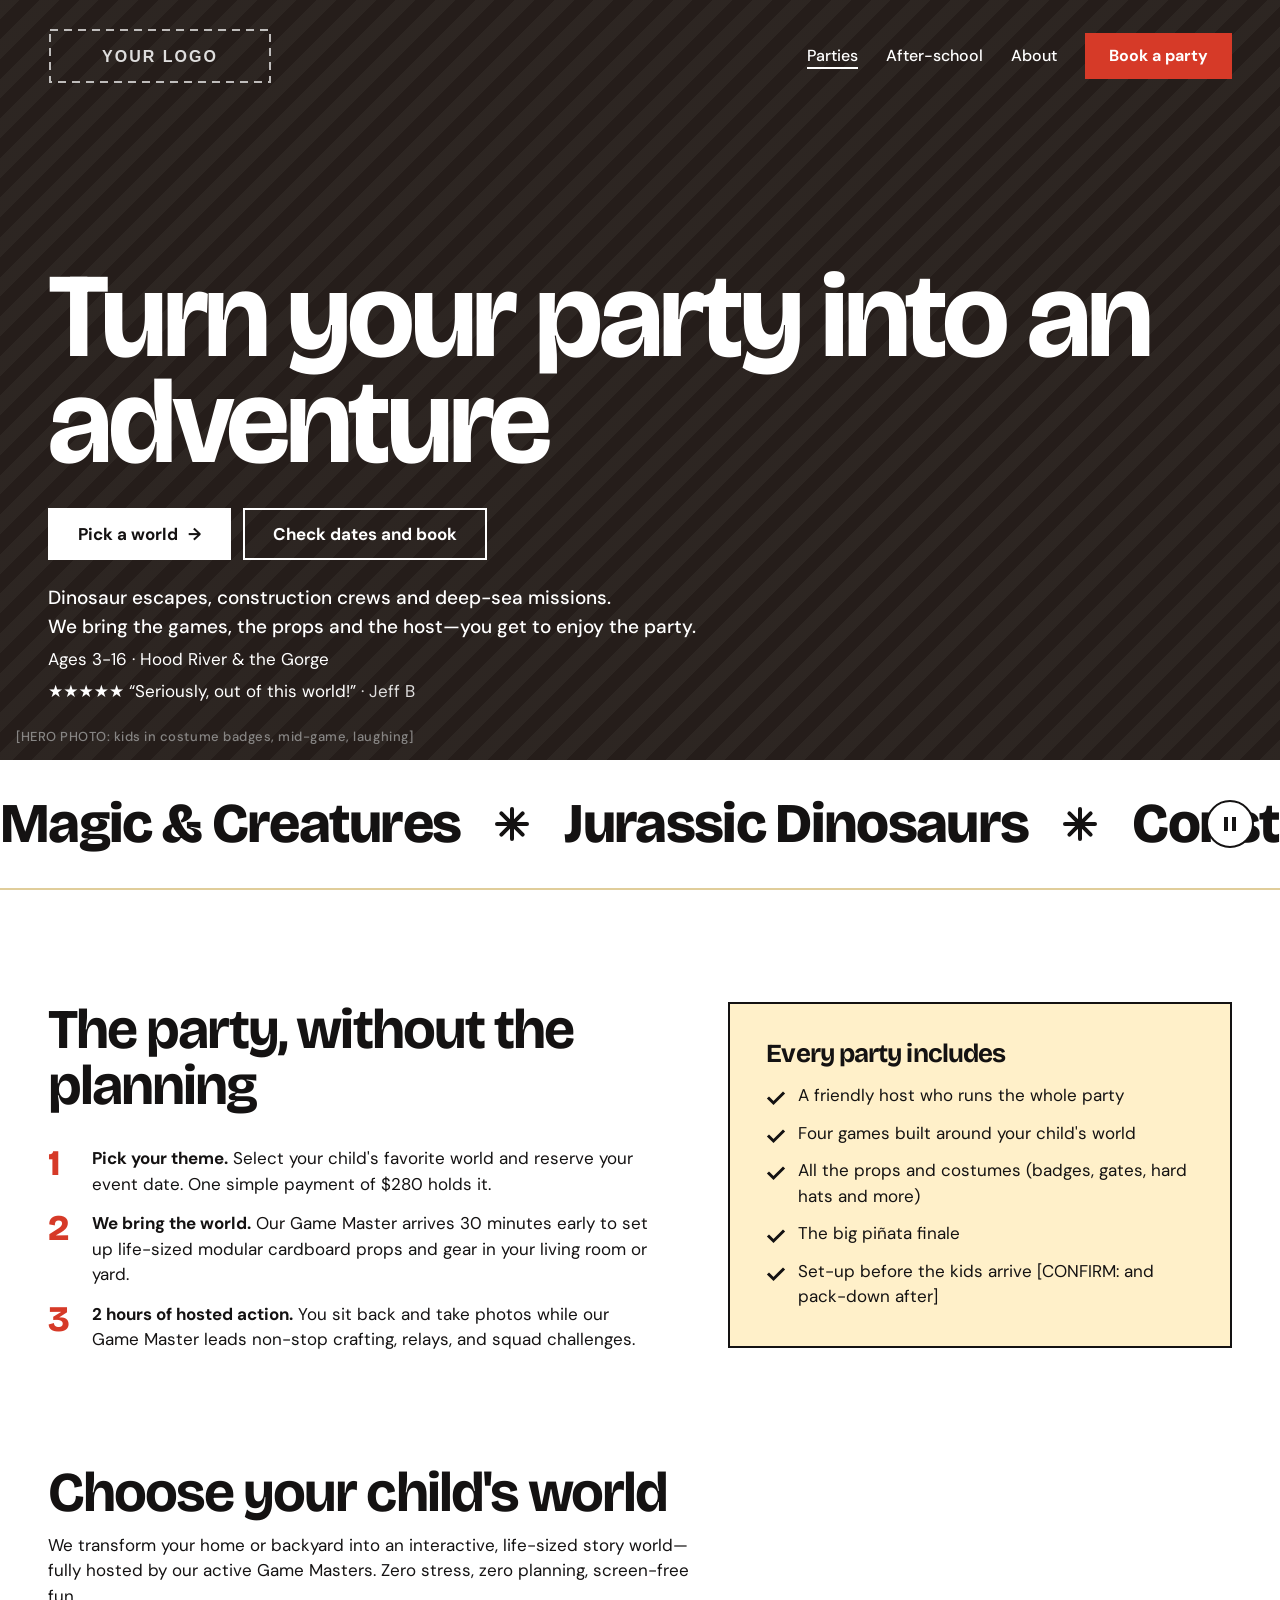
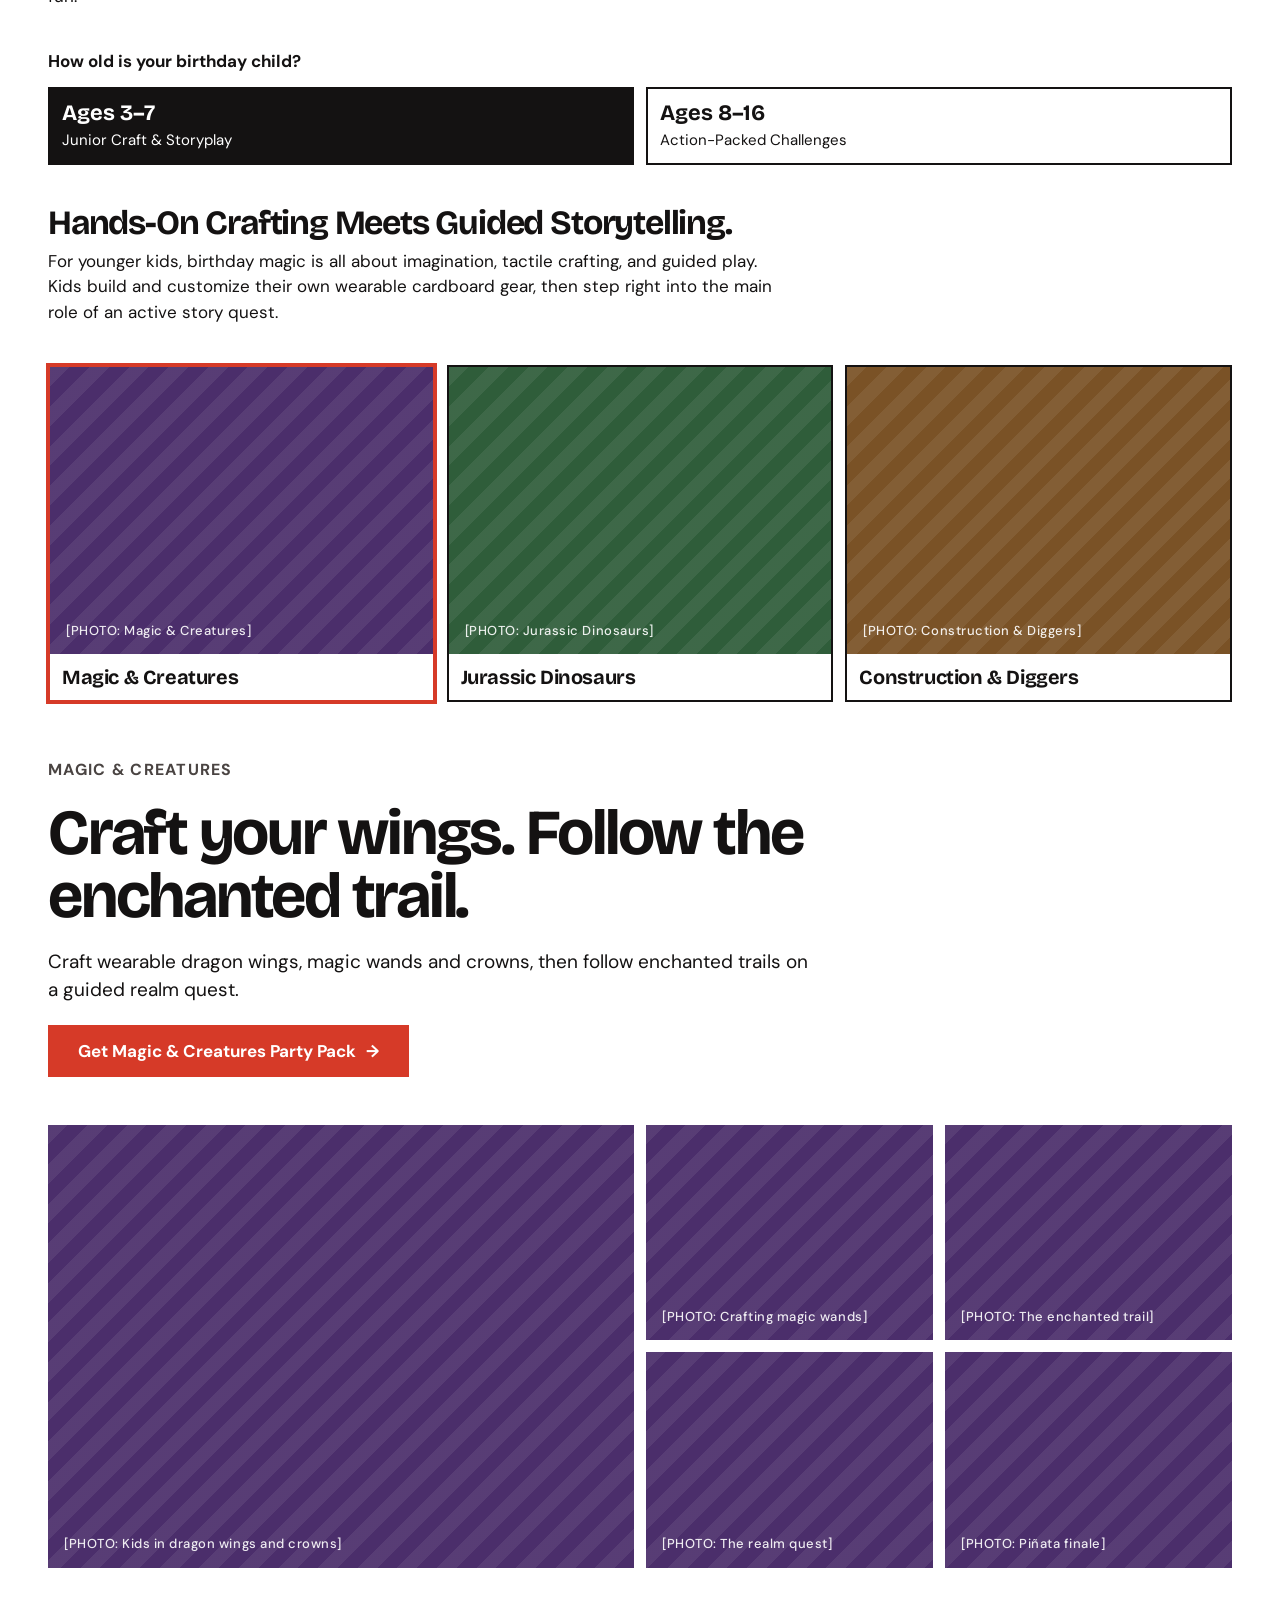
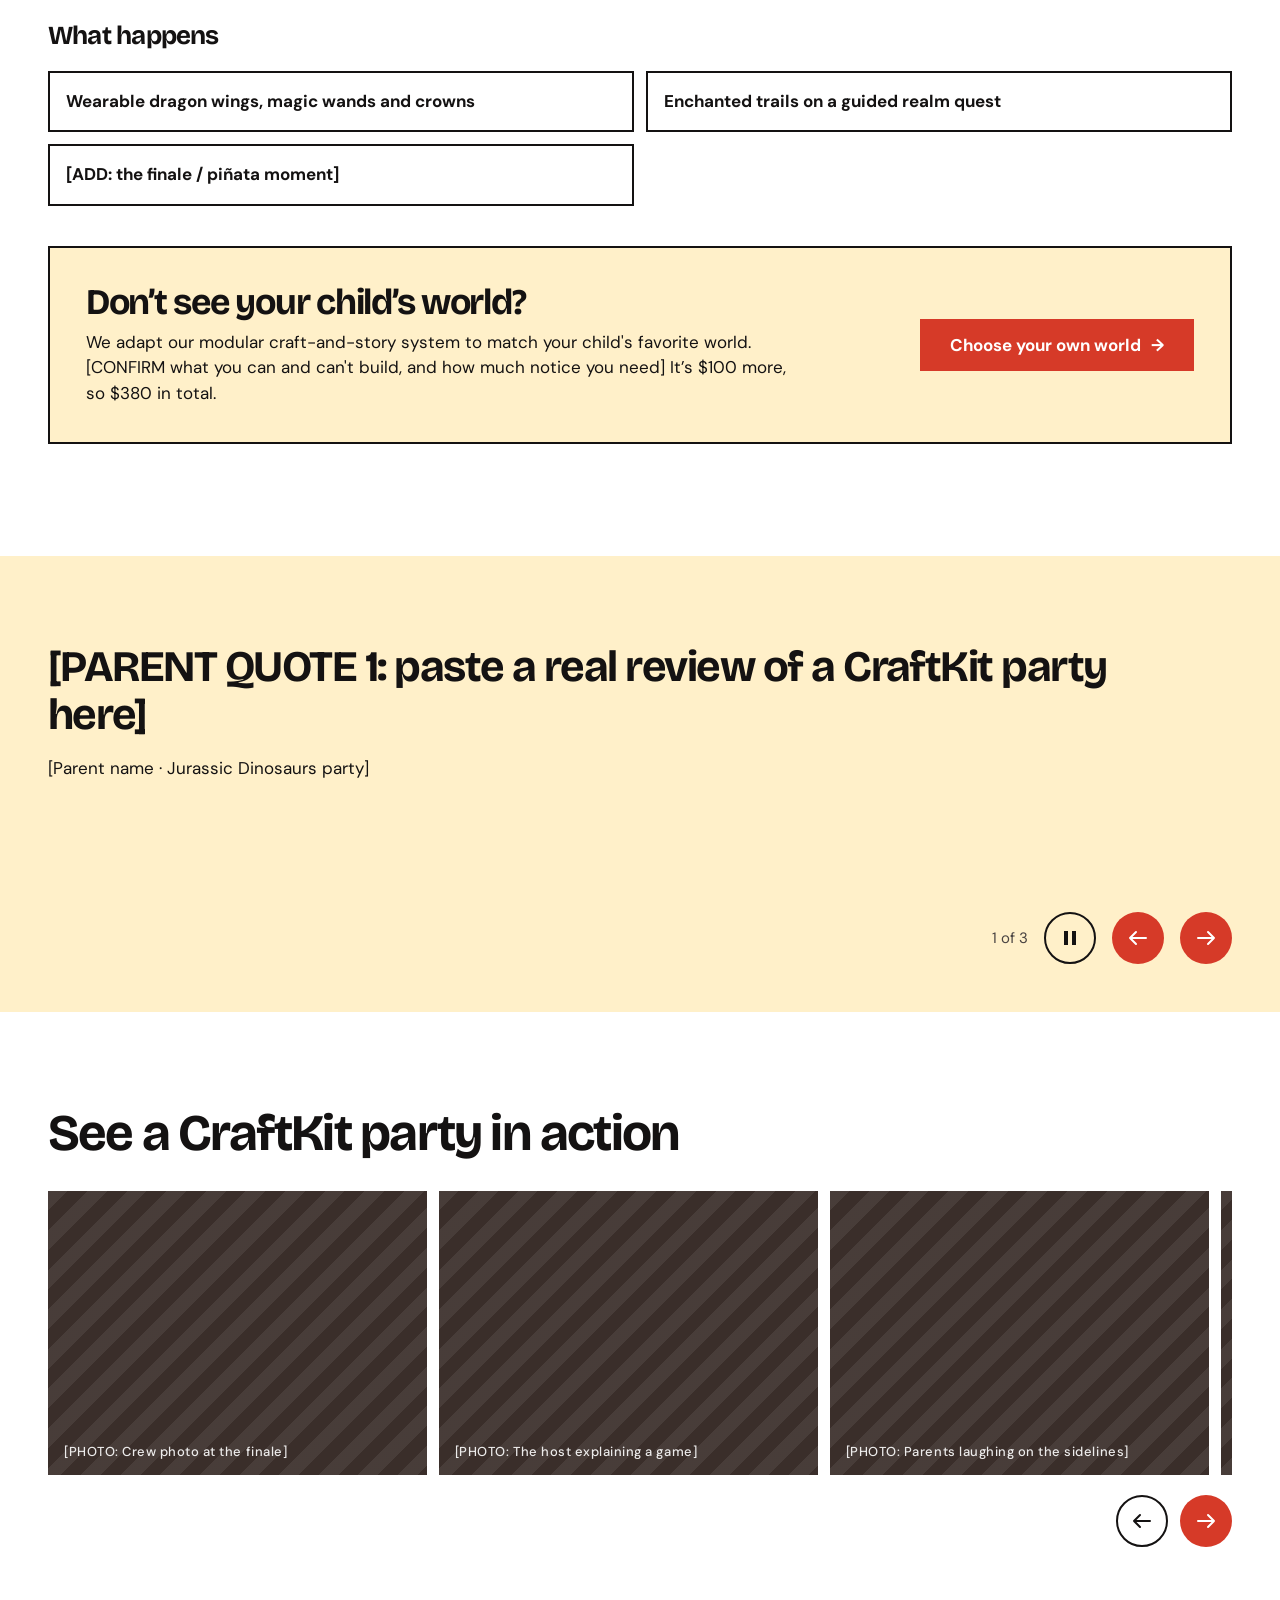
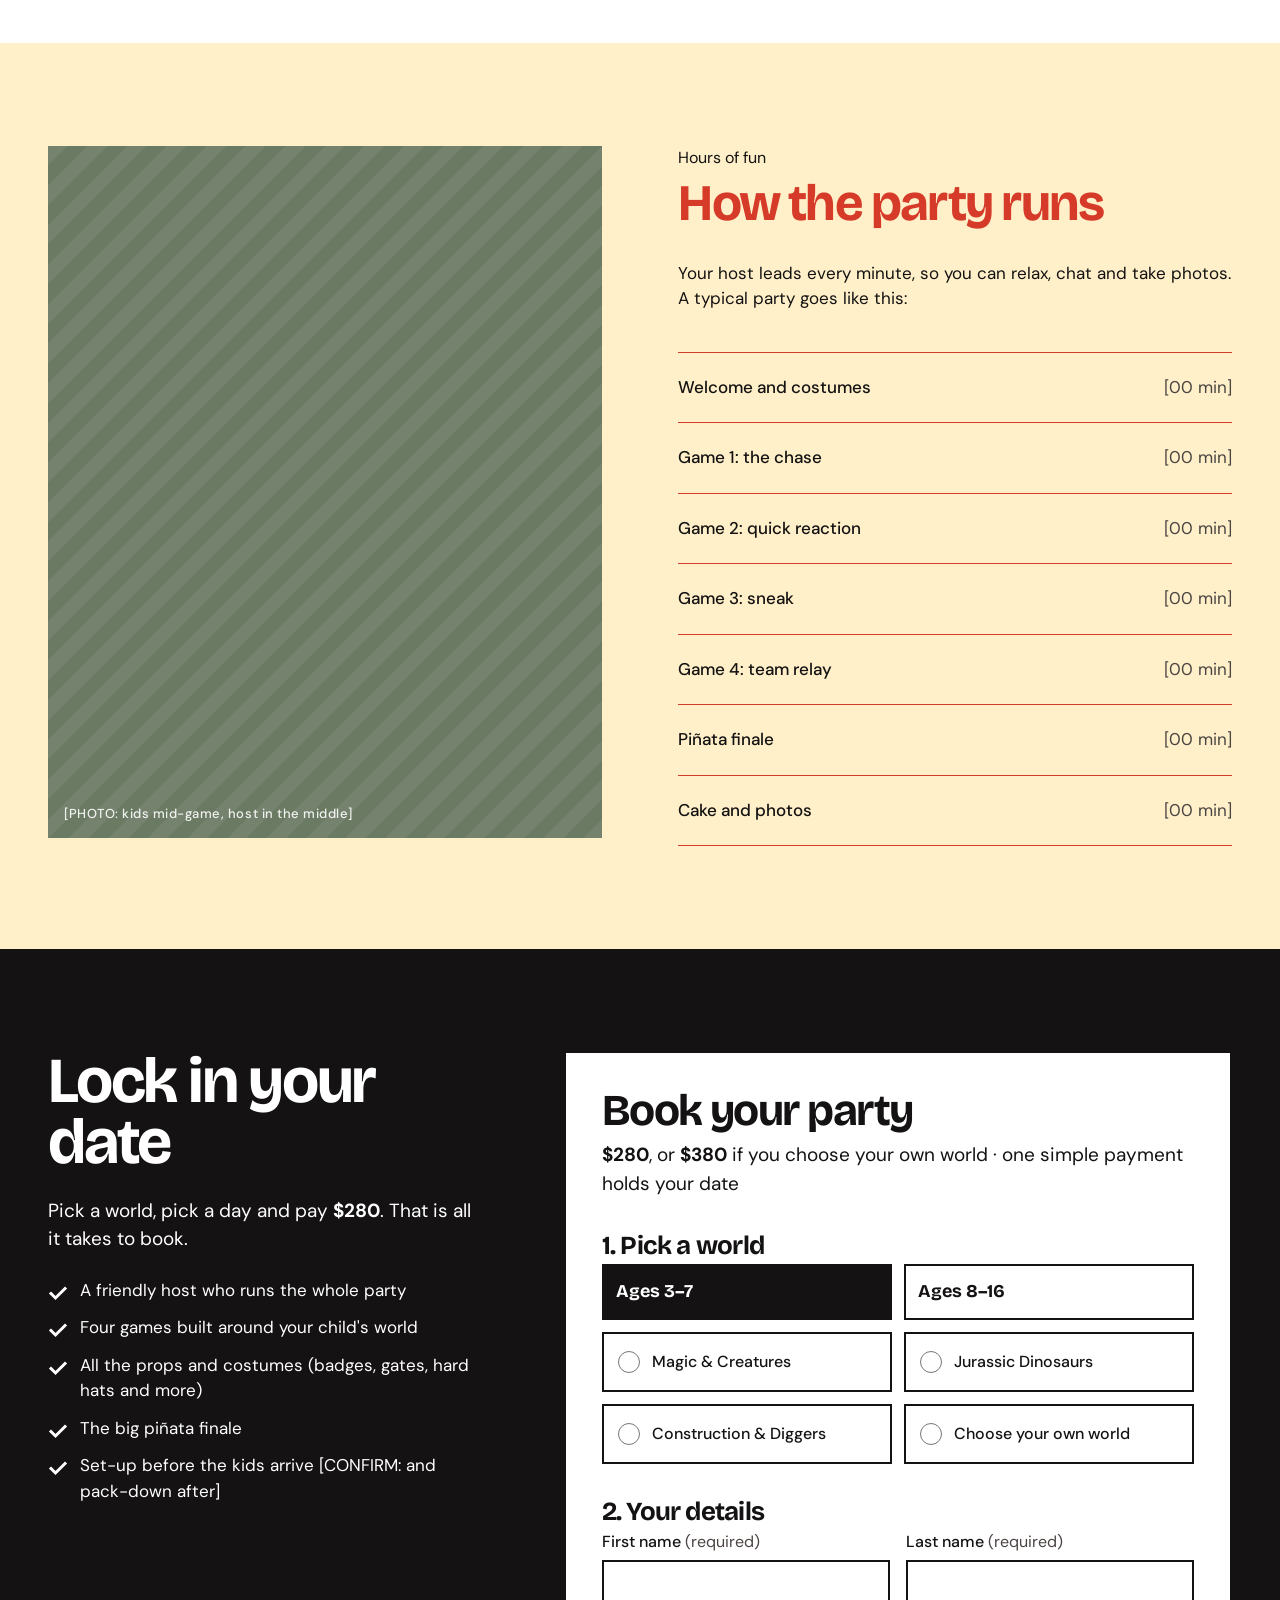
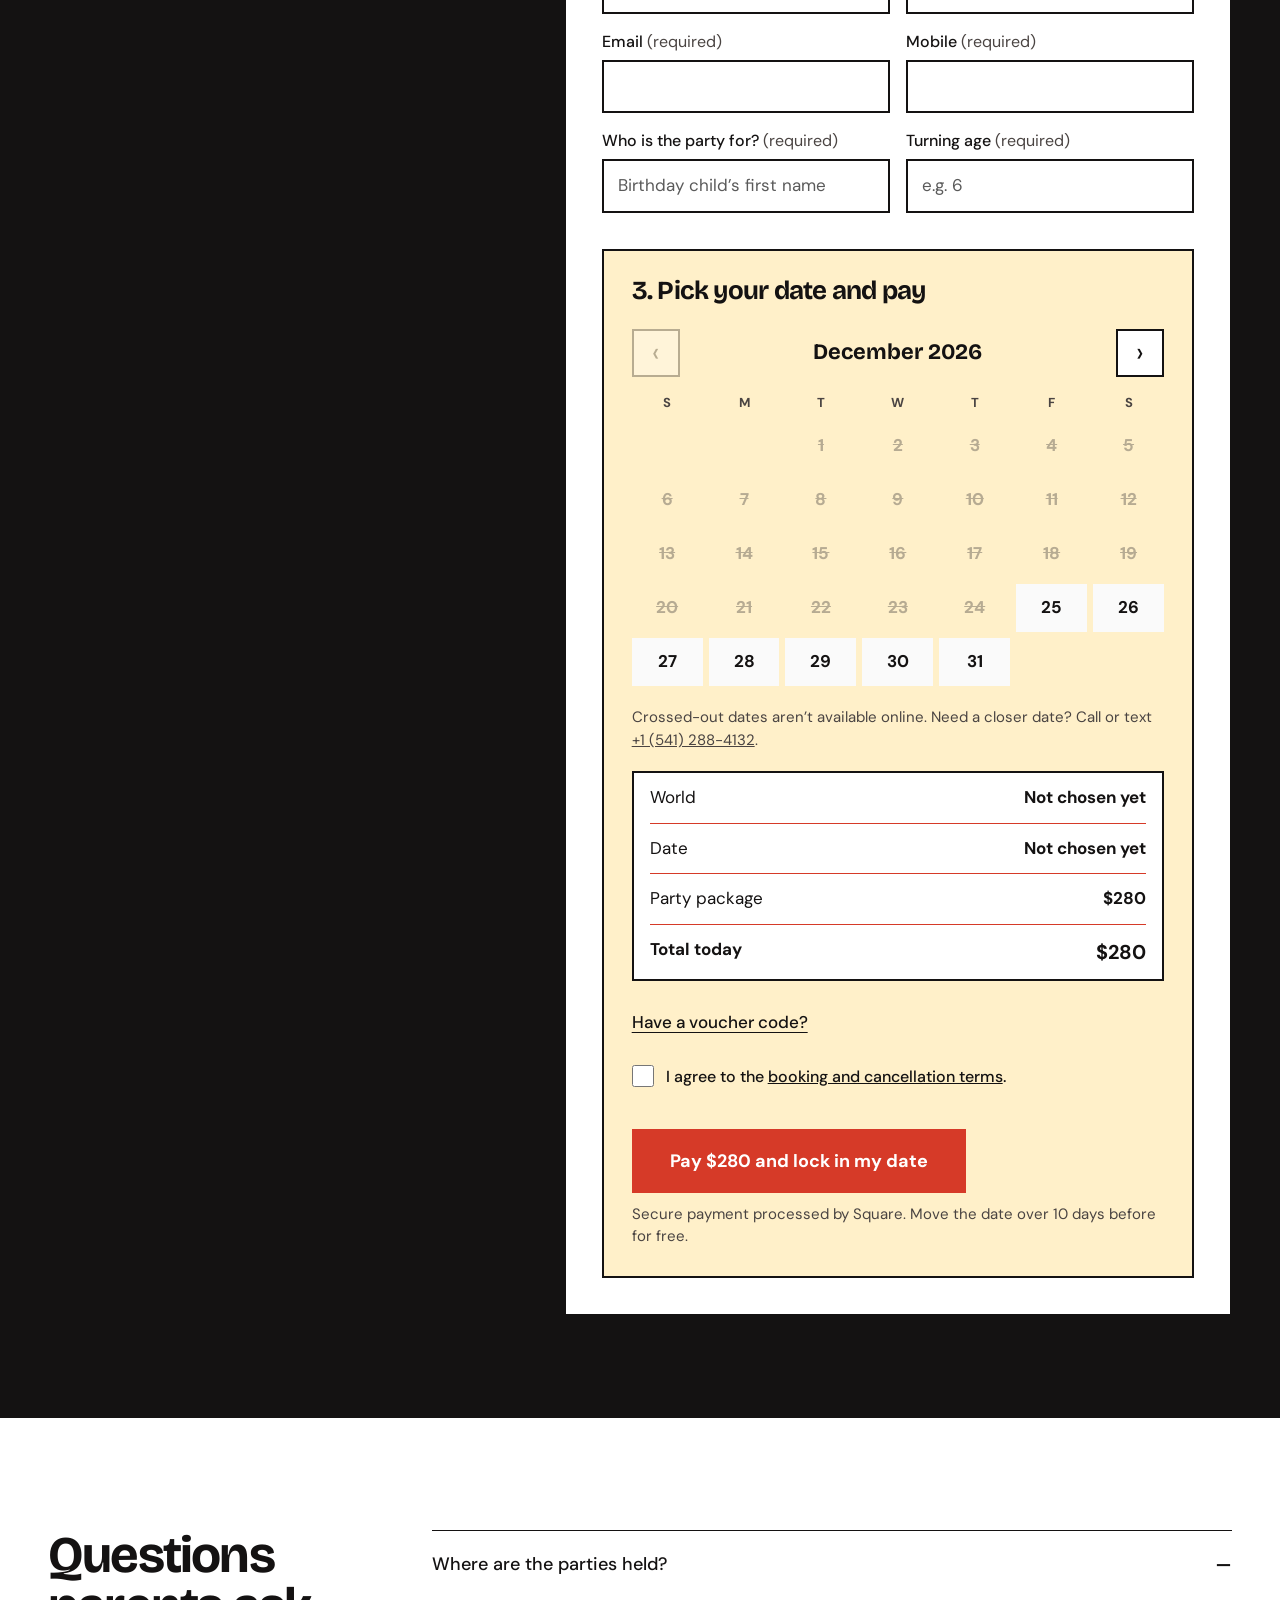
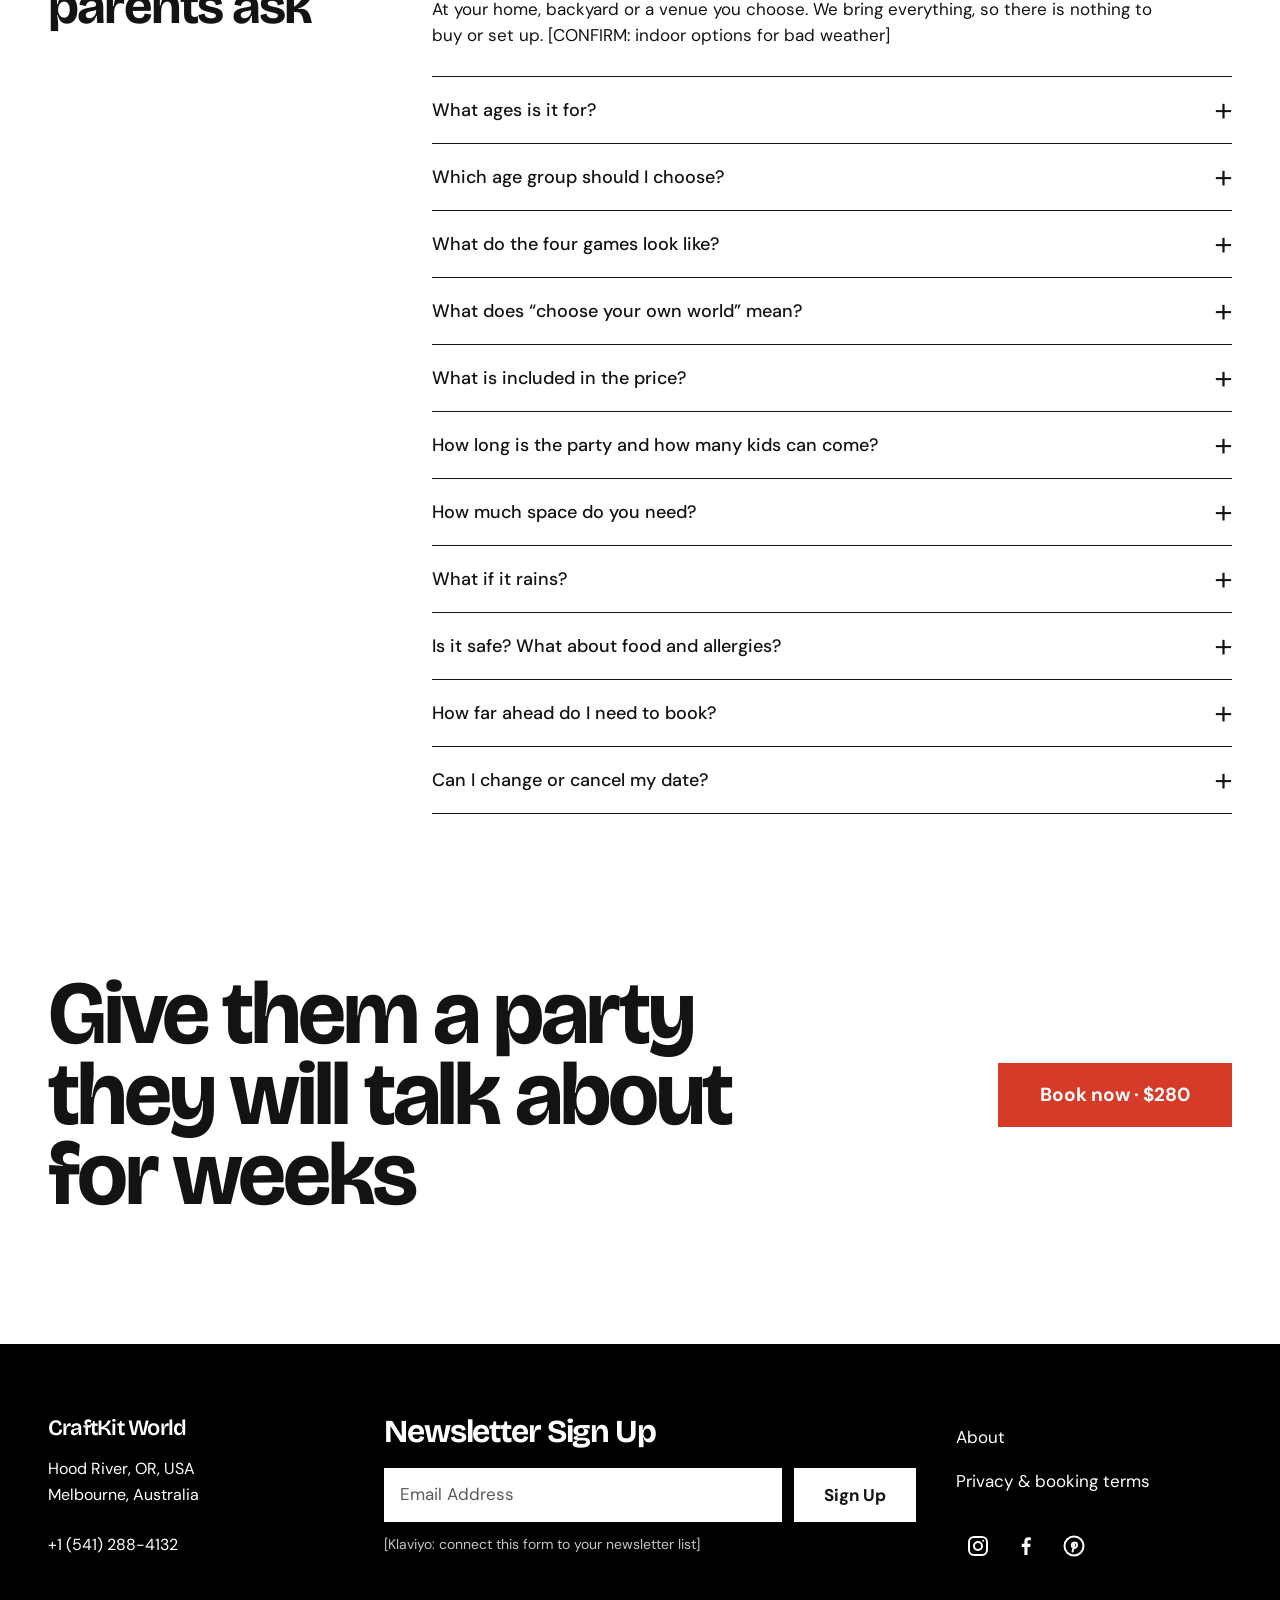
<file: index.html>
<!DOCTYPE html>
<html lang="en" class="en-theme-craftkit">
<head>
<meta charset="utf-8">
<meta name="viewport" content="width=device-width, initial-scale=1">
<title>CraftKit Birthday Parties | Adventure parties in Hood River</title>
<meta name="description" content="Hosted adventure birthday parties in Hood River and the Gorge: dinosaurs, construction and the deep sea. We bring the games, the props and the host.">

<!-- Fonts -->
<link rel="preconnect" href="https://fonts.googleapis.com">
<link rel="preconnect" href="https://fonts.gstatic.com" crossorigin>
<link href="https://fonts.googleapis.com/css2?family=Bricolage+Grotesque:wght@600;700;800&family=DM+Sans:wght@400;500;700&display=swap" rel="stylesheet">

<!-- ===== TRACKING PLACEHOLDERS ===== -->
<!-- Google Analytics 4: Measurement ID G-1GNDVHWLN3 -->
<script async src="https://www.googletagmanager.com/gtag/js?id=G-1GNDVHWLN3"></script>
<script>
  window.dataLayer = window.dataLayer || [];
  function gtag(){ dataLayer.push(arguments); }
  gtag('js', new Date());
  gtag('config', 'G-1GNDVHWLN3');
</script>
<!-- Meta Pixel: CraftKit's pixel 1352773986467388 -->
<script>
  !function(f,b,e,v,n,t,s){if(f.fbq)return;n=f.fbq=function(){n.callMethod?
  n.callMethod.apply(n,arguments):n.queue.push(arguments)};if(!f._fbq)f._fbq=n;
  n.push=n;n.loaded=!0;n.version='2.0';n.queue=[];t=b.createElement(e);t.async=!0;
  t.src=v;s=b.getElementsByTagName(e)[0];s.parentNode.insertBefore(t,s)}(window,
  document,'script','https://connect.facebook.net/en_US/fbevents.js');
  fbq('init', '1352773986467388');
  fbq('track', 'PageView');
</script>
<noscript><img height="1" width="1" style="display:none" src="https://www.facebook.com/tr?id=1352773986467388&ev=PageView&noscript=1"/></noscript>
<!-- Klaviyo onsite JS: Public API Key / Company ID VXJc2z -->
<script async type="text/javascript" src="https://static.klaviyo.com/onsite/js/klaviyo.js?company_id=VXJc2z"></script>
<script>
/* Tracking helpers. Safe if GA4 or Klaviyo are not installed yet.
   Set window.CK_DEBUG = true in the browser console to log every event.
   Events: cta_click, select_world, begin_checkout, apply_promotion, generate_lead, sign_up, purchase, email_pick, select_waitlist_path */
(function () {
  var KEYS = ['utm_source', 'utm_medium', 'utm_campaign', 'utm_content', 'utm_term'];
  function utm() {
    var o = {};
    try {
      var q = new URLSearchParams(location.search);
      KEYS.forEach(function (k) {
        var v = q.get(k);
        try {
          if (v) { sessionStorage.setItem('ck_' + k, v); o[k] = v; }
          else { var sv = sessionStorage.getItem('ck_' + k); if (sv) o[k] = sv; }
        } catch (e) { if (v) o[k] = v; }
      });
    } catch (e) {}
    return o;
  }
  window.ckTrack = function (name, params) {
    try {
      var p = Object.assign({ page_title: document.title }, utm(), params || {});
      if (window.gtag) window.gtag('event', name, p);                          // GA4
      var metaEvent = { generate_lead: 'Lead', sign_up: 'CompleteRegistration', begin_checkout: 'InitiateCheckout', purchase: 'Purchase' }[name];
      if (window.fbq && metaEvent) fbq('track', metaEvent, { value: p.value, currency: p.currency || 'USD' });   // Meta Pixel
      (window._learnq = window._learnq || []).push(['track', name, p]);        // Klaviyo
      if (window.CK_DEBUG) console.log('[track]', name, p);
    } catch (e) {}
  };
  window.ckIdentify = function (props) {
    try {
      if (props && props.$email) (window._learnq = window._learnq || []).push(['identify', props]);   // Klaviyo profile
      if (window.CK_DEBUG) console.log('[identify]', props);
    } catch (e) {}
  };
  // Any element with data-track="some_id" reports a cta_click automatically.
  document.addEventListener('click', function (e) {
    var el = e.target.closest ? e.target.closest('[data-track]') : null;
    if (!el) return;
    window.ckTrack('cta_click', { cta_id: el.getAttribute('data-track'), cta_text: (el.textContent || '').trim().slice(0, 60) });
  });
  utm();
})();
</script>
<!-- ===== END TRACKING ===== -->

<!-- Theme variables, then the shared compiled Tailwind stylesheet (one for all pages) -->
<link rel="stylesheet" href="eds-theme/craftkit-theme.css">
<link rel="stylesheet" href="craftkit.css">
</head>
<body>
<a class="skip" href="#main">Skip to main content</a>

<script src="craftkit-chrome.js" data-part="header" data-variant="overlay" data-page="parties" data-cta="#book"></script>

<main id="main">

  <!-- HERO -->
  <section aria-labelledby="hero-h" class="relative isolate min-h-[760px] flex flex-col justify-end text-white bg-hero">
    <div class="ph absolute inset-0 -z-20" role="img" aria-label="Photo placeholder: kids in cardboard badges mid-game in a backyard" style="--ph:var(--en-theme-photo-cocoa)"><span>[HERO PHOTO: kids in costume badges, mid-game, laughing]</span></div>
    <div aria-hidden="true" class="absolute inset-0 -z-10 bg-overlay"></div>
    <div class="wrap w-full pt-40 pb-14 flex flex-col gap-6">
      <div class="flex flex-wrap items-end justify-between gap-8">
        <h1 id="hero-h" class="text-[clamp(52px,9.5vw,120px)] leading-[.88] max-w-[9.5em]" data-copy="hero.headline">Turn your party into an adventure</h1>
        <div class="flex flex-wrap gap-3">
          <a class="btn btn-white" href="#worlds" data-track="hero_pick_world">Pick a world <span aria-hidden="true">→</span></a>
          <a class="btn btn-ghost" href="#book" data-track="hero_check_dates">Check dates and book</a>
        </div>
      </div>
      <div class="grid gap-[6px] max-w-[760px]">
        <p class="text-[19px] font-medium" data-copy="hero.sub1">Dinosaur escapes, construction crews and deep-sea missions.<br>We bring the games, the props and the host—you get to enjoy the party.</p>
        <p class="text-[17px]" data-copy="hero.meta">Ages 3-16 · Hood River &amp; the Gorge</p>
        <p class="text-[17px]"><span aria-hidden="true">★★★★★</span> <span class="sr">Five stars.</span> “Seriously, out of this world!” <span class="opacity-85">· Jeff B</span></p>
      </div>
    </div>
  </section>

  <!-- TICKER -->
  <div class="relative border-b-2 border-rule bg-white overflow-hidden">
    <div class="marquee-track" id="marquee">
      <ul class="mq" id="mq-source" data-ck="party-ticker"></ul>
    </div>
    <button type="button" id="marquee-toggle" aria-label="Pause scrolling banner" aria-pressed="false"
      class="absolute right-[clamp(12px,2vw,28px)] top-1/2 -translate-y-1/2 w-12 h-12 rounded-full border-2 border-ink bg-white text-ink inline-flex items-center justify-center cursor-pointer p-0">
      <svg class="icon-pause" width="18" height="18" viewBox="0 0 18 18" aria-hidden="true" fill="currentColor"><rect x="3" y="2" width="4" height="14"/><rect x="11" y="2" width="4" height="14"/></svg>
      <svg class="icon-play hidden" width="18" height="18" viewBox="0 0 18 18" aria-hidden="true" fill="currentColor"><path d="M4 2l12 7-12 7z"/></svg>
    </button>
  </div>

  <!-- HOW IT WORKS -->
  <section aria-labelledby="how-h" class="py-[clamp(64px,9vw,112px)]">
    <div class="wrap flex flex-wrap gap-x-[clamp(32px,6vw,96px)] gap-y-12 items-start">
      <div class="flex-[1_1_420px] grid gap-8 max-w-[640px]">
        <h2 id="how-h" class="text-[clamp(34px,4.4vw,56px)] leading-none" data-copy="how.heading">The party, without the planning</h2>
        <ol class="how" data-ck="how-steps"><li><span class="n" aria-hidden="true">1</span><span><strong>Pick your theme.</strong> Select your child's favorite world and reserve your event date. One simple payment of $280 holds it.</span></li><li><span class="n" aria-hidden="true">2</span><span><strong>We bring the world.</strong> Our Game Master arrives 30 minutes early to set up life-sized modular cardboard props and gear in your living room or yard.</span></li><li><span class="n" aria-hidden="true">3</span><span><strong>2 hours of hosted action.</strong> You sit back and take photos while our Game Master leads non-stop crafting, relays, and squad challenges.</span></li></ol>
      </div>
      <div class="flex-[1_1_320px] bg-tint border-2 border-ink p-[clamp(24px,3vw,36px)] grid gap-4 max-w-[520px]">
        <h3 class="text-[26px] leading-[1.05]">Every party includes</h3>
        <ul class="grid gap-3 list-none m-0 p-0" data-ck="party-includes"></ul>
      </div>
    </div>
  </section>

  <!-- WORLDS -->
  <section id="worlds" aria-labelledby="worlds-h" class="pb-[clamp(64px,9vw,112px)] scroll-mt-4">
    <div class="wrap grid gap-10">
      <div class="grid gap-3">
        <h2 id="worlds-h" class="text-[clamp(34px,4.4vw,56px)] leading-none" data-copy="worlds.heading">Choose your child's world</h2>
        <p class="max-w-[56ch]" data-copy="worlds.lead">We transform your home or backyard into an interactive, life-sized story world—fully hosted by our active Game Masters. Zero stress, zero planning, screen-free fun.</p>
      </div>
      <div class="grid gap-3"><p class="m-0 font-bold">How old is your birthday child?</p><div data-ck="tier-toggle"></div></div>
      <div data-ck="tier-intro"></div>
      <div role="tablist" aria-label="Party worlds" class="grid grid-cols-1 sm:grid-cols-3 gap-3" data-ck="world-tabs"></div>
      <div id="world-panel" data-ck="world-panel" role="tabpanel" tabindex="0" data-gallery="grid" class="pt-4"></div>
      <div data-ck="custom-callout"></div>
    </div>
  </section>

  <!-- TESTIMONIALS -->
  <section aria-label="What parents say" class="bg-tint pt-[clamp(48px,7vw,88px)] pb-[clamp(32px,4vw,48px)]">
    <div class="wrap" data-ck="quotes"></div>
  </section>

  <!-- PHOTO WALL (carousel; change data-gallery to "grid" for a mosaic) -->
  <section aria-labelledby="wall-h" class="py-[clamp(56px,8vw,96px)]">
    <div class="wrap grid gap-8">
      <h2 id="wall-h" class="text-[clamp(34px,4vw,52px)] leading-none" data-copy="wall.heading">See a CraftKit party in action</h2>
      <div data-ck="photo-wall" data-gallery="carousel"></div>
    </div>
  </section>

  <!-- PARTY FLOW -->
  <section aria-labelledby="flow-h" class="bg-tint py-[clamp(56px,8vw,104px)]">
    <div class="wrap grid grid-cols-[repeat(auto-fit,minmax(min(320px,100%),1fr))] gap-x-[clamp(32px,6vw,96px)] gap-y-12 items-start">
      <div class="ph aspect-[4/5] max-h-[720px] w-full" role="img" aria-label="Photo placeholder: kids mid-game" style="--ph:var(--en-theme-photo-moss)"><span>[PHOTO: kids mid-game, host in the middle]</span></div>
      <div>
        <p class="text-base">Hours of fun</p>
        <h2 id="flow-h" class="text-[clamp(34px,4vw,52px)] leading-none text-coral mt-2" data-copy="flow.heading">How the party runs</h2>
        <p class="mt-8 mb-10 max-w-[52ch]" data-copy="flow.lead">Your host leads every minute, so you can relax, chat and take photos. A typical party goes like this:</p>
        <ol class="sched m-0 p-0 list-none" data-ck="schedule"></ol>
      </div>
    </div>
  </section>

  <!-- BOOK -->
  <section id="book" aria-label="Book your party" class="bg-ink text-white py-[clamp(56px,8vw,104px)] scroll-mt-0">
    <div class="wrap flex flex-wrap gap-x-[clamp(32px,6vw,96px)] gap-y-10 items-start">
      <div class="flex-[1_1_300px] max-w-[440px] grid gap-6 lg:sticky lg:top-8">
        <h2 class="text-[clamp(40px,5vw,68px)] leading-[.95]" data-copy="book.heading">Lock in your date</h2>
        <p class="text-[19px]" data-copy="book.sub">Pick a world, pick a day and pay <strong>$280</strong>. That is all it takes to book.</p>
        <ul class="grid gap-3 list-none m-0 p-0 text-[17px]" data-ck="party-includes"></ul>
      </div>
      <div class="flex-[1.5_1_460px] min-w-0" aria-live="polite">
      <div data-ck="booking-card" data-title="Book your party"></div>
      </div>
    </div>
  </section>

  <!-- FAQ -->
  <section aria-labelledby="faq-h" class="py-[clamp(64px,9vw,112px)]">
    <div class="wrap flex flex-wrap gap-x-[clamp(32px,6vw,96px)] gap-y-8 items-start">
      <h2 id="faq-h" class="flex-[1_1_200px] text-[clamp(34px,4vw,52px)] leading-none" data-copy="faq.heading">Questions parents ask</h2>
      <div class="faq flex-[3_1_480px] min-w-0" data-ck="faq" data-open-first="true"></div>
    </div>
  </section>

  <!-- FINAL CTA (shared) -->
  <section aria-label="Book now" class="pt-[clamp(24px,4vw,48px)] pb-[clamp(80px,10vw,136px)]">
    <div data-ck="final-cta"></div>
  </section>

</main>

<script src="craftkit-chrome.js" data-part="footer"></script>

<div class="stickybar" id="stickybar"><a class="btn btn-coral" href="#book" data-track="sticky_book_party">Book a party · <span data-ck-price>$280</span></a></div>
<script>
(function () {
  var s = document.getElementById("stickybar"), b = document.getElementById("book");
  if (!s || !b || !("IntersectionObserver" in window)) return;
  new IntersectionObserver(function (e) { s.style.display = e[0].isIntersecting ? "none" : ""; }, { threshold: 0.05 }).observe(b);
})();
</script>

<script src="craftkit-sections.js"></script>
<script src="craftkit-products.js"></script>
<script src="craftkit-memory.js"></script>
<script src="craftkit-booking.js"></script>
<script>
(function () {
  var $ = function (s) { return document.querySelector(s); };
  /* ---- Ticker: duplicate list for a seamless loop, pause button ---- */
  var track = $('#marquee'), src = $('#mq-source');
  var copy = src.cloneNode(true); copy.removeAttribute('id'); copy.setAttribute('aria-hidden', 'true');
  track.appendChild(copy);
  var mqBtn = $('#marquee-toggle'), mqPaused = false;
  mqBtn.addEventListener('click', function () {
    mqPaused = !mqPaused;
    track.style.animationPlayState = mqPaused ? 'paused' : 'running';
    mqBtn.setAttribute('aria-pressed', String(mqPaused));
    mqBtn.setAttribute('aria-label', mqPaused ? 'Play scrolling banner' : 'Pause scrolling banner');
    mqBtn.querySelector('.icon-pause').classList.toggle('hidden', mqPaused);
    mqBtn.querySelector('.icon-play').classList.toggle('hidden', !mqPaused);
  });


  /* ---- Footer newsletter (placeholder: connect to Klaviyo) ---- */
  $('#news-form').addEventListener('submit', function (e) {
    e.preventDefault();
    var em = String(this.elements.email.value || '').trim();
    ckIdentify({ $email: em, ck_source: 'footer_newsletter' });
    if (window.ckSubscribe) ckSubscribe('QS6Pim', { email: em });
    ckTrack('sign_up', { method: 'footer_newsletter' });
    this.classList.add('hidden');
    $('#news-done').classList.remove('hidden');
  });
})();
</script>
</body>
</html>
</file>
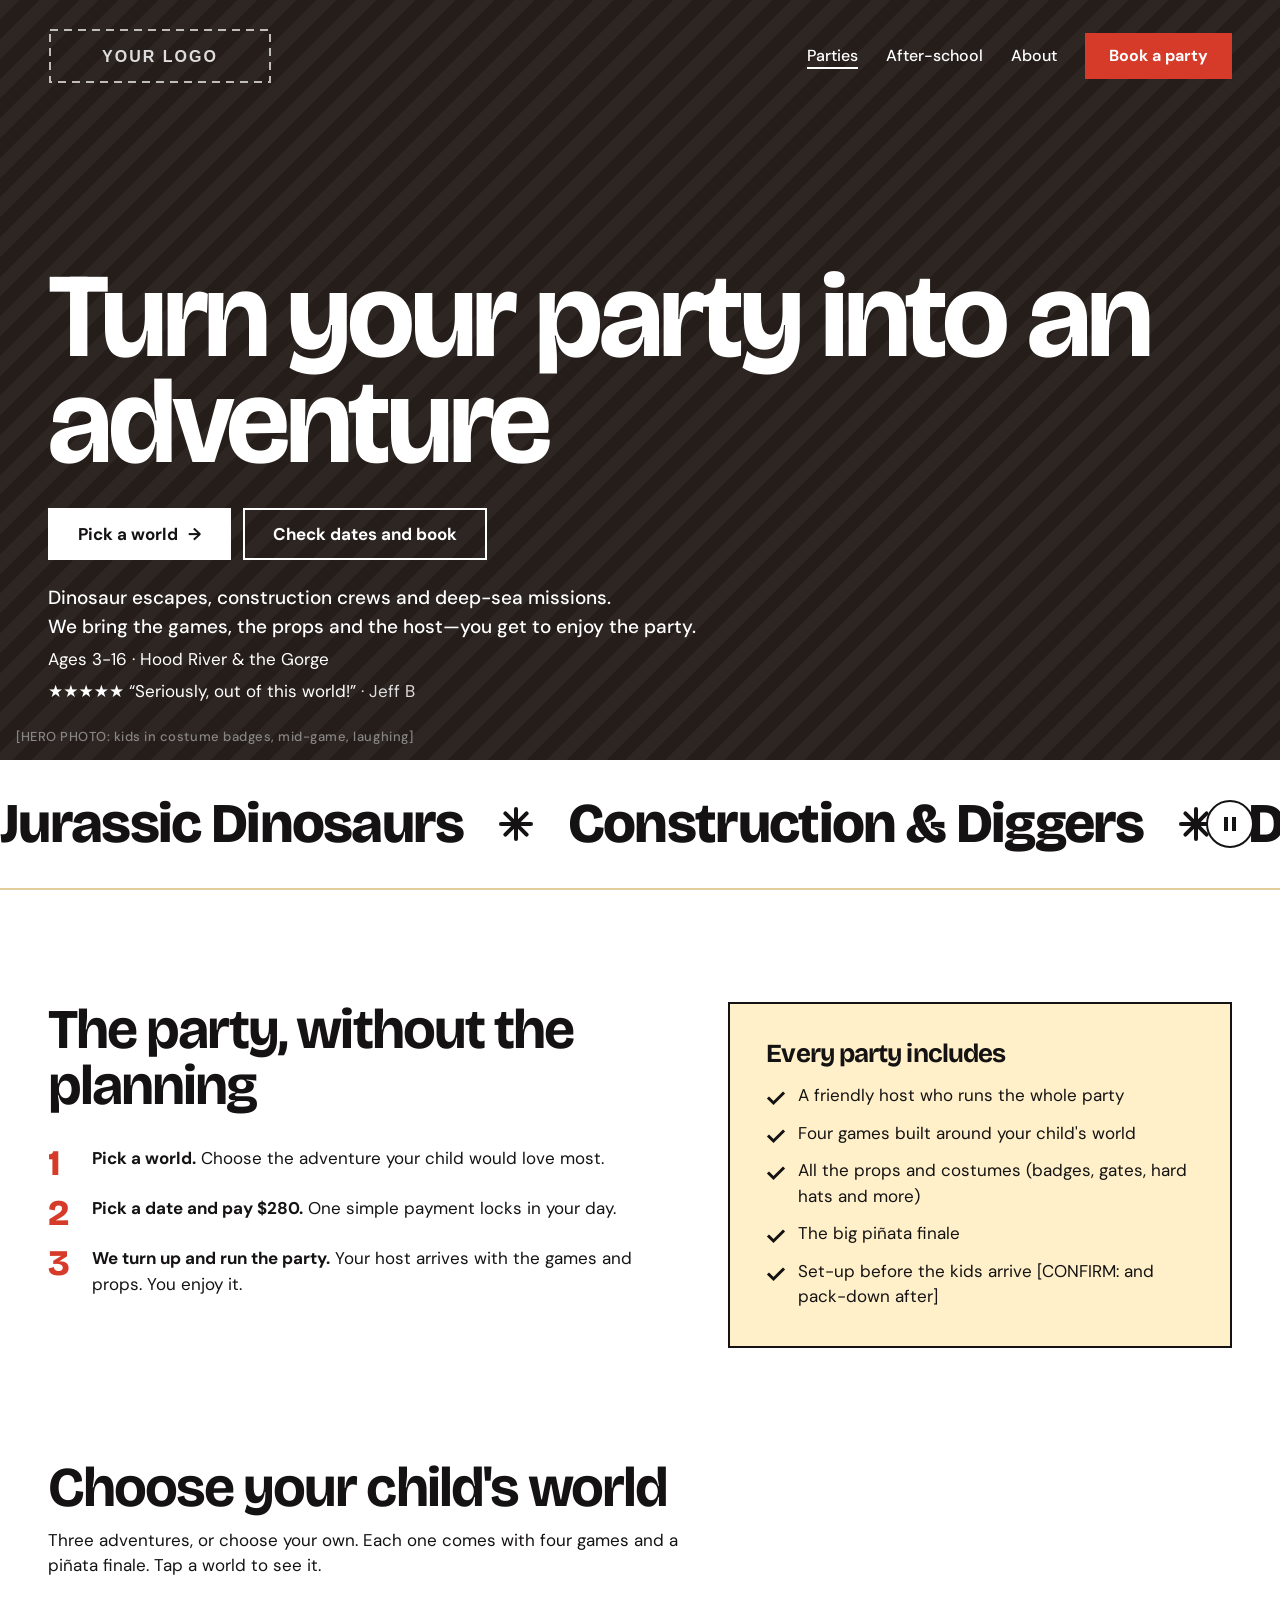
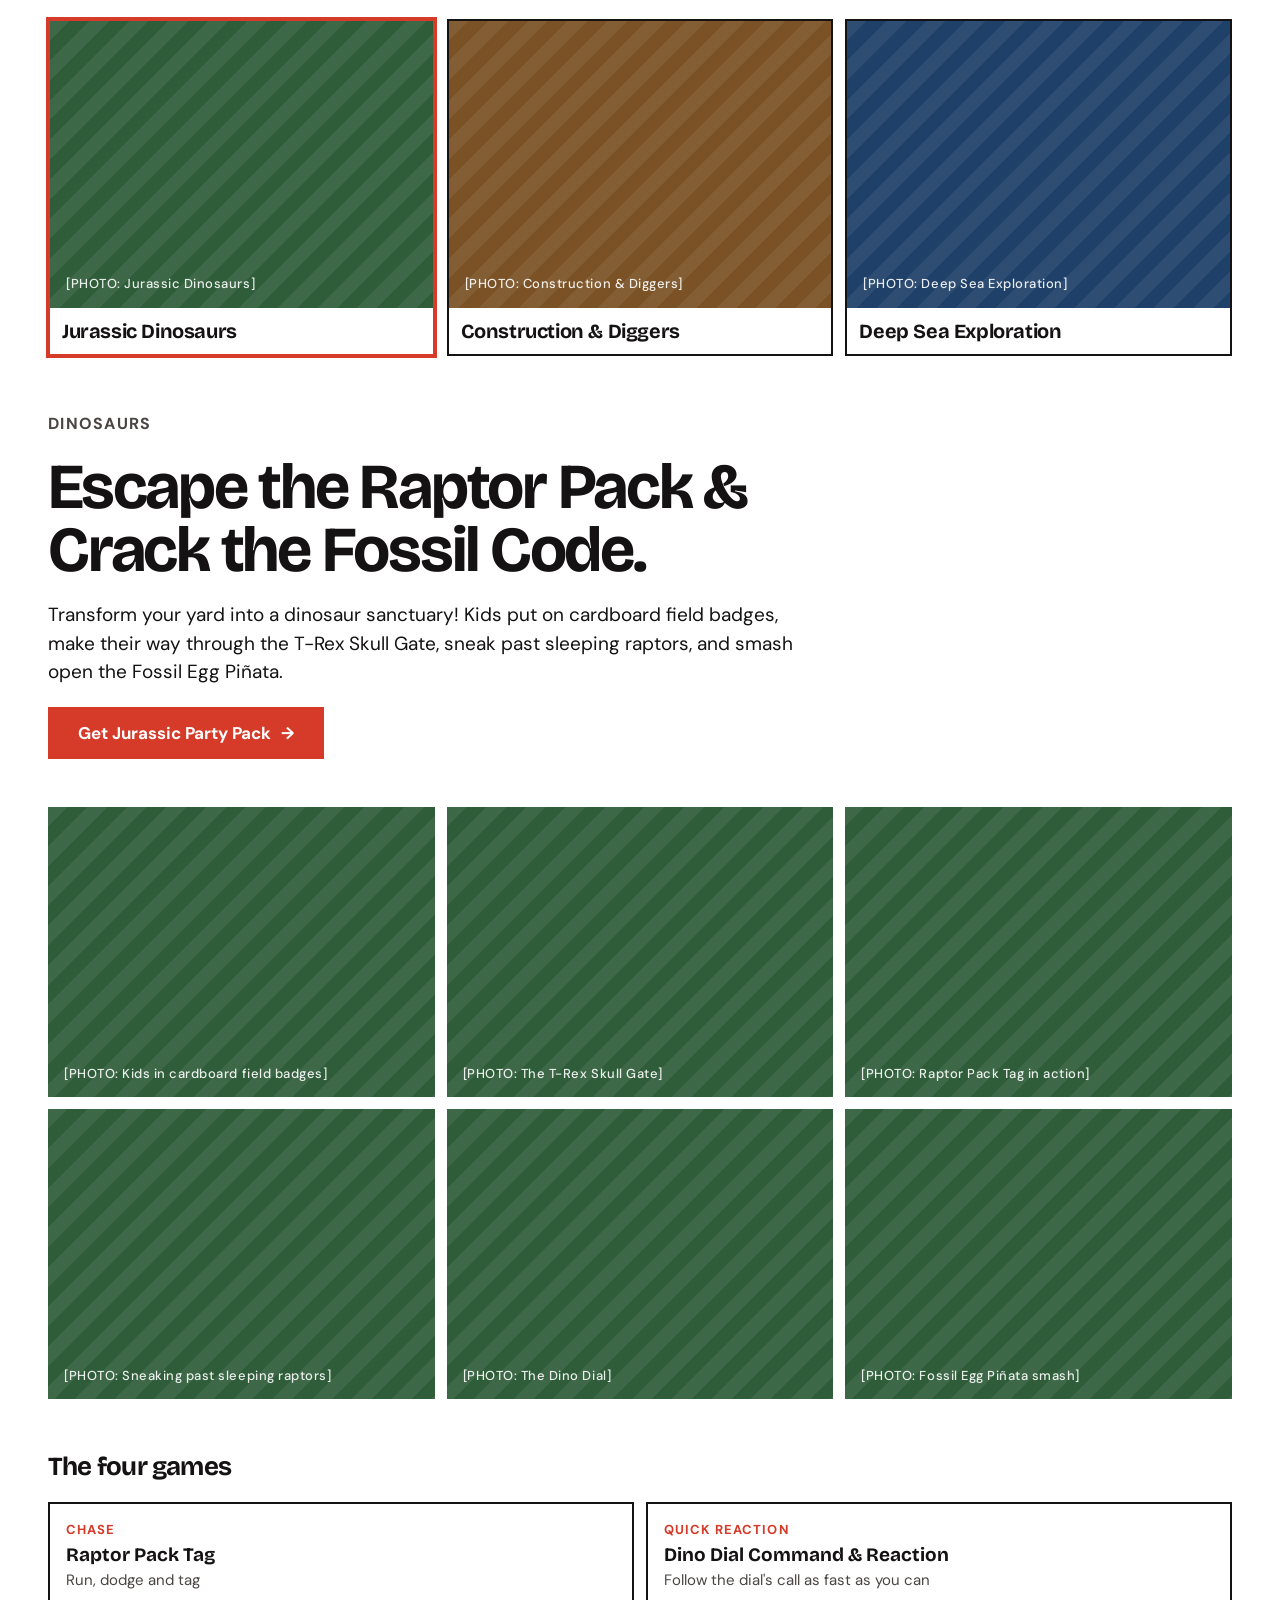
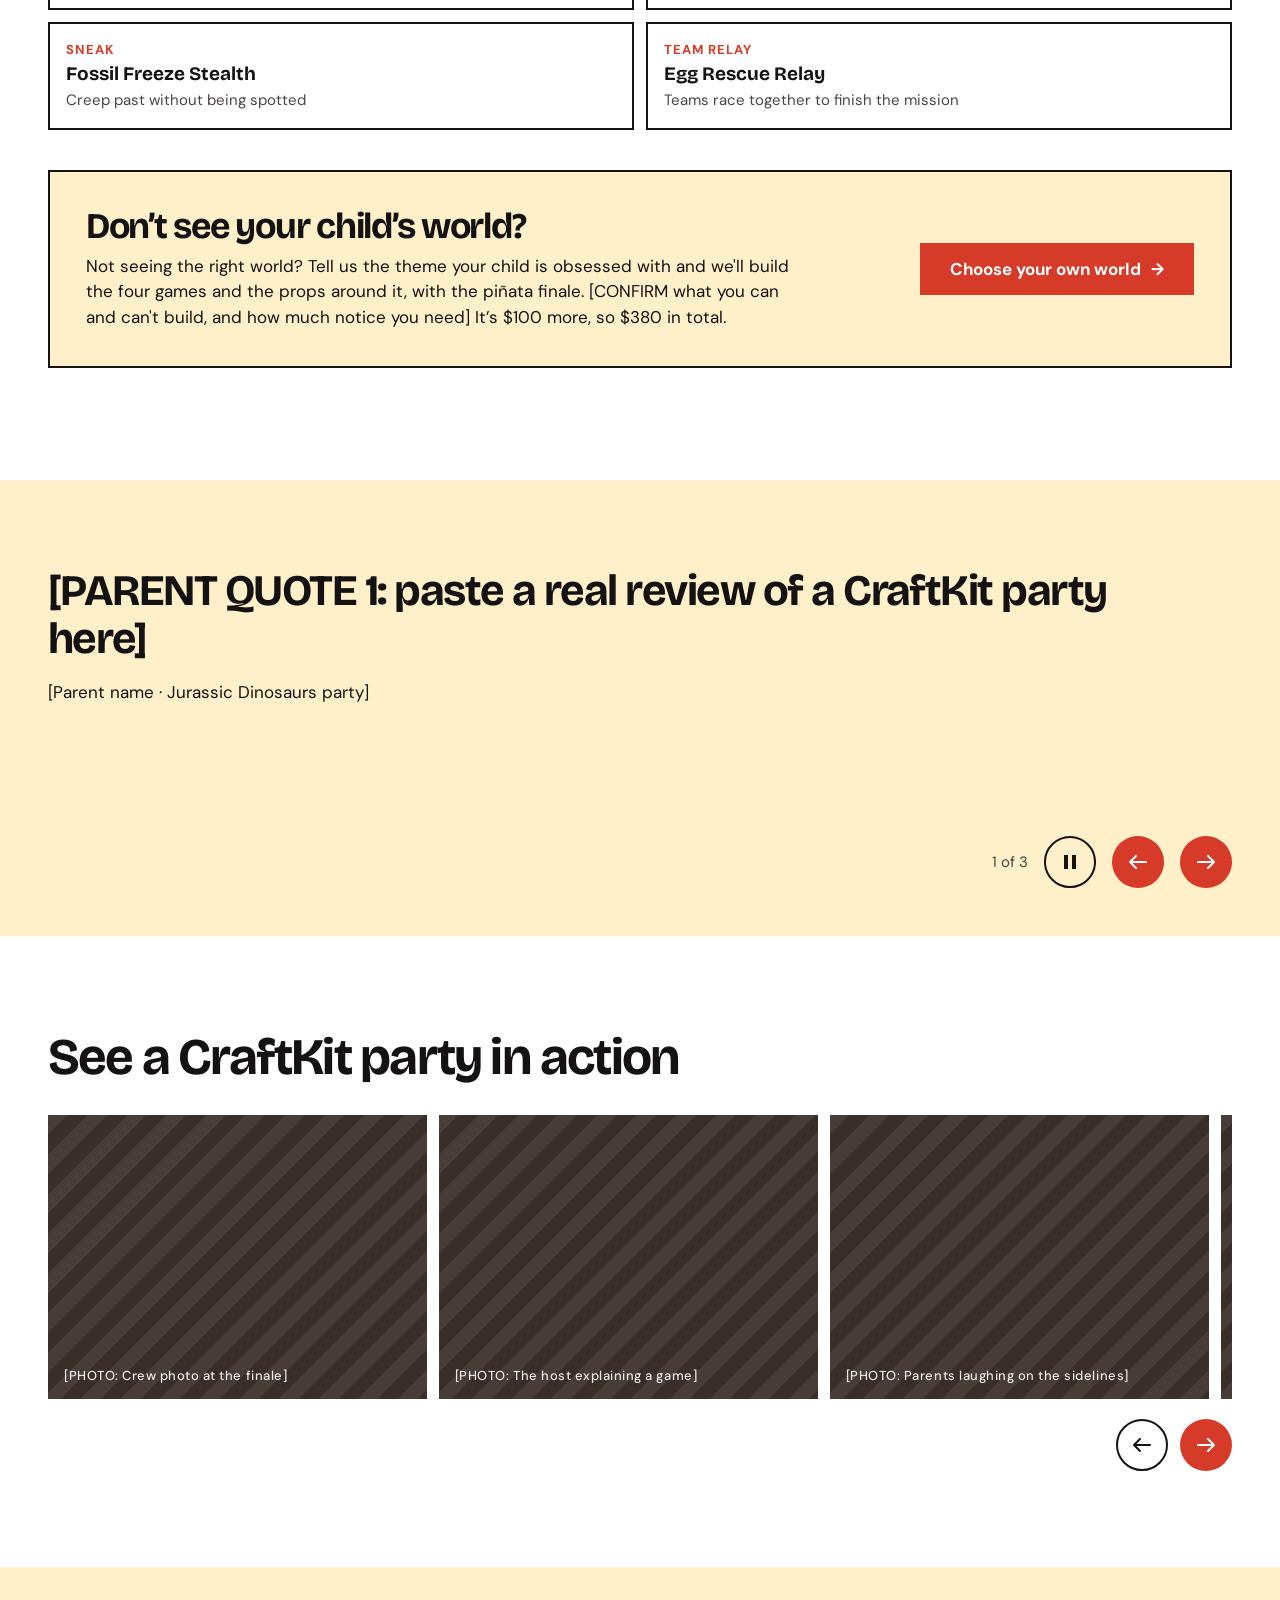
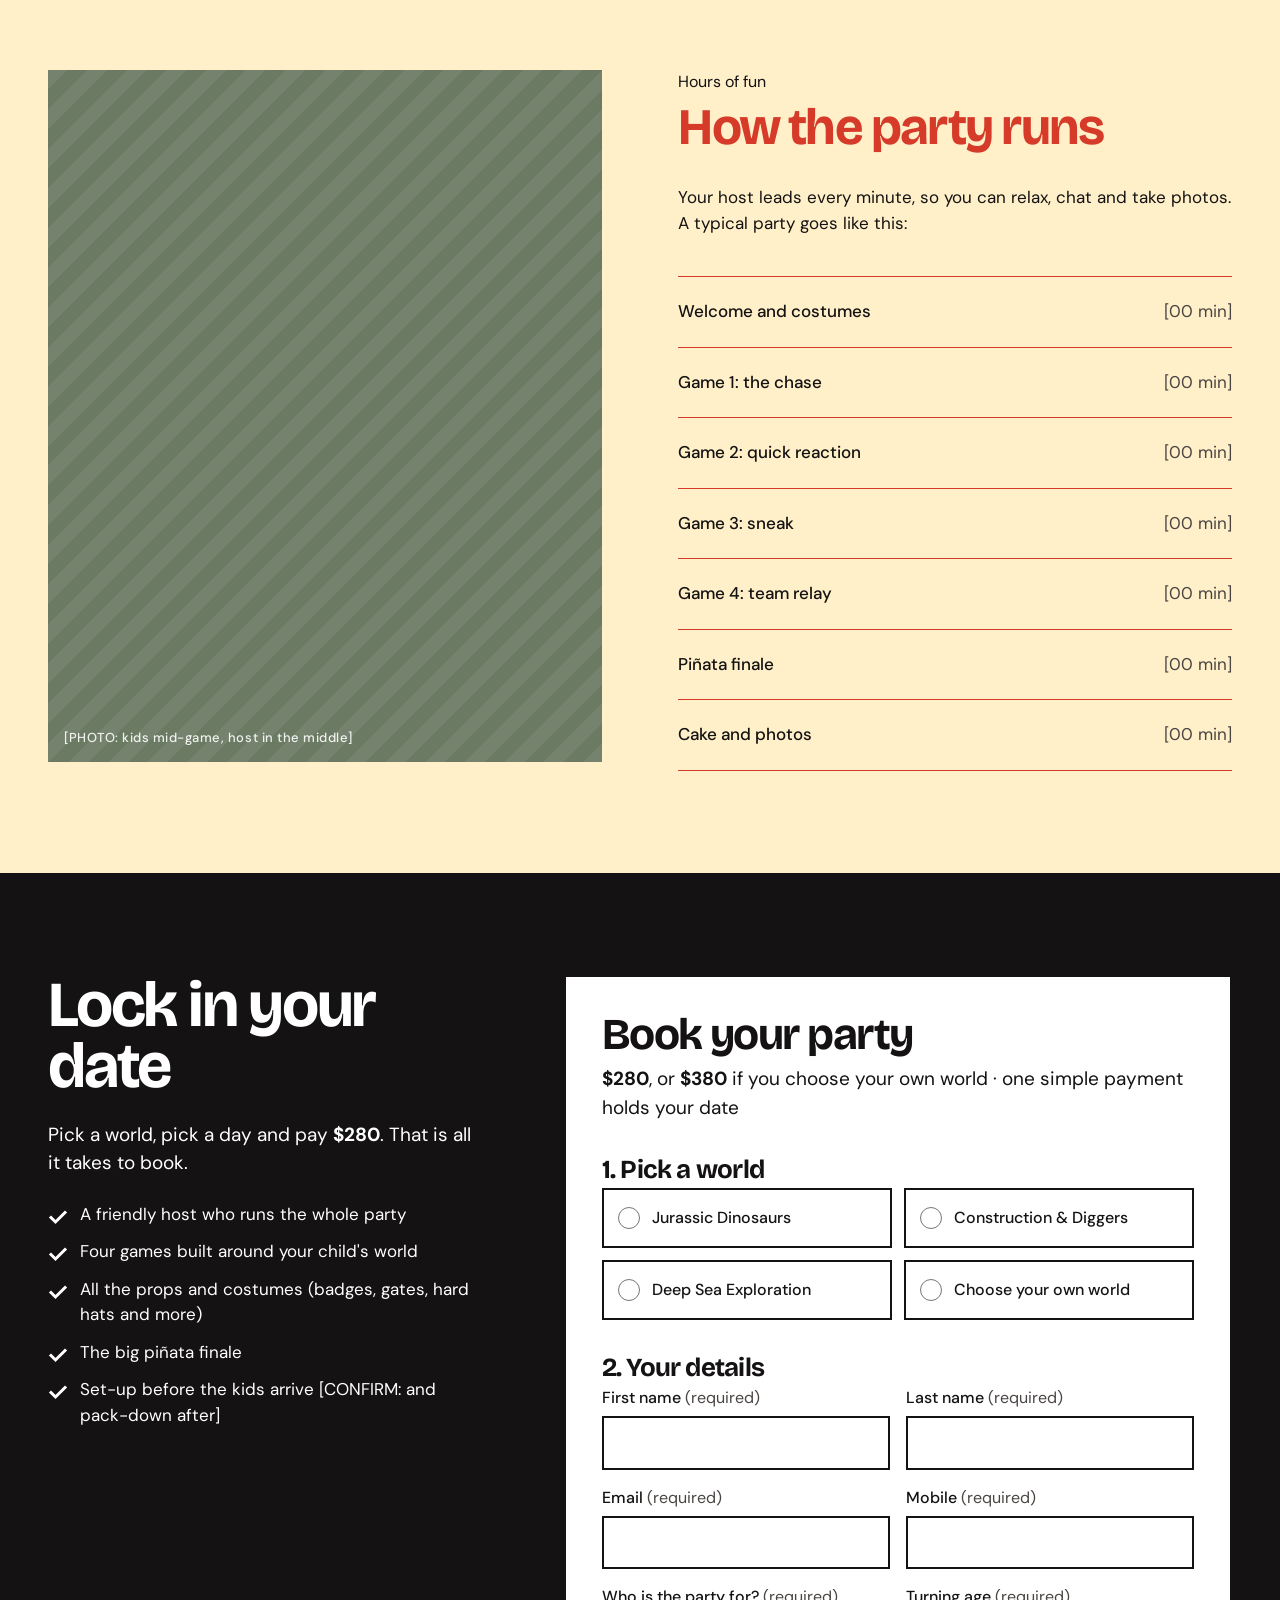
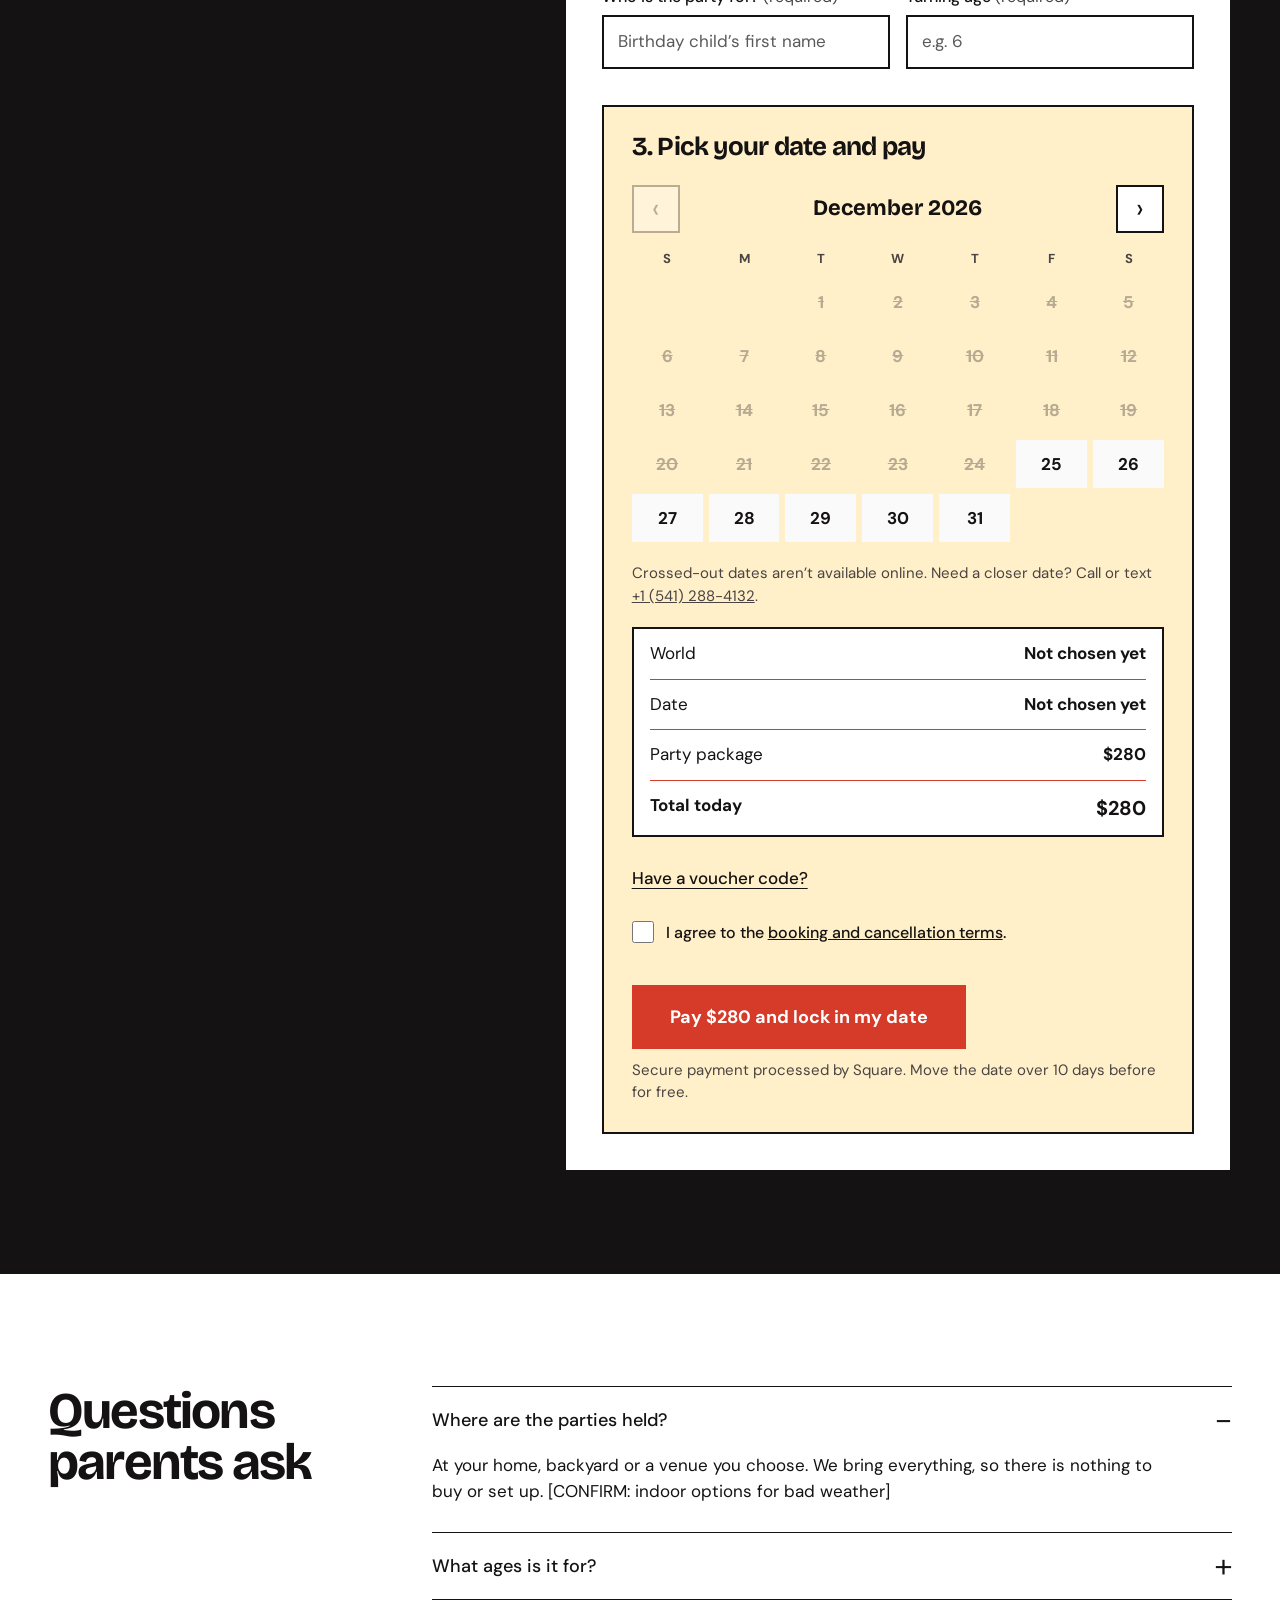
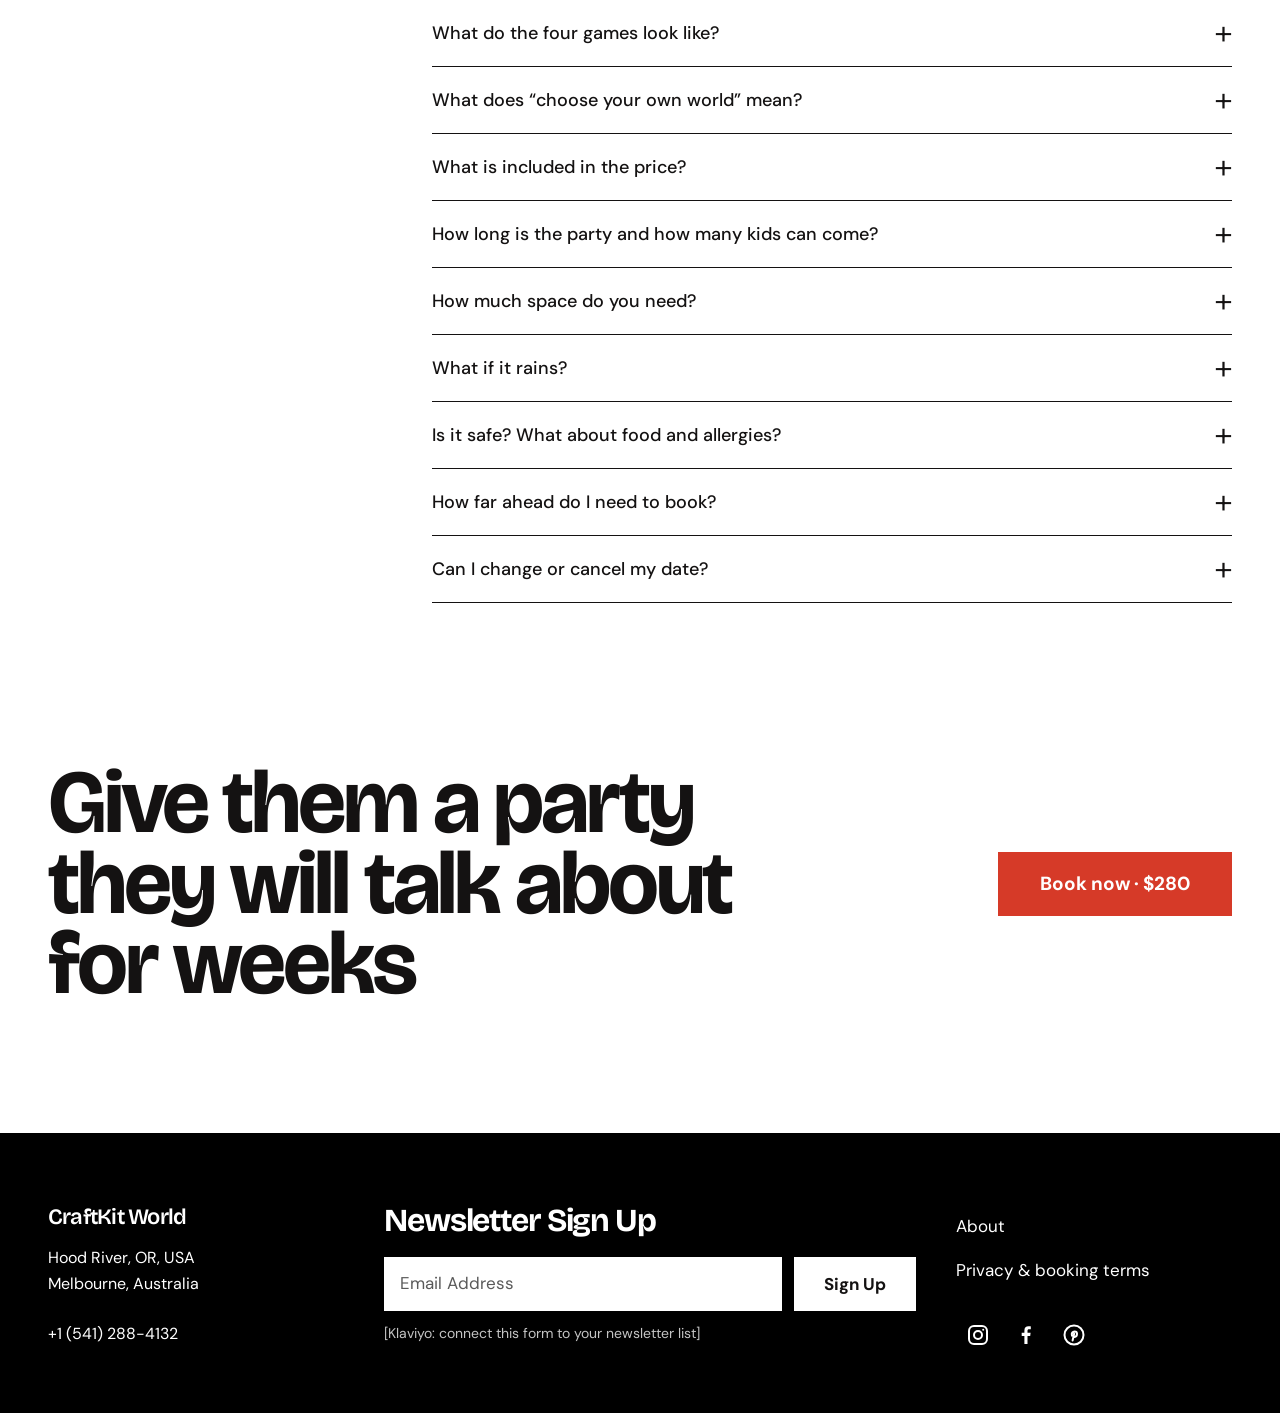
<file: _archive-3-themes/index.html>
<!DOCTYPE html>
<html lang="en" class="en-theme-craftkit">
<head>
<meta charset="utf-8">
<meta name="viewport" content="width=device-width, initial-scale=1">
<title>CraftKit Birthday Parties | Adventure parties in Hood River</title>
<meta name="description" content="Hosted adventure birthday parties in Hood River and the Gorge: dinosaurs, construction and the deep sea. We bring the games, the props and the host.">

<!-- Fonts -->
<link rel="preconnect" href="https://fonts.googleapis.com">
<link rel="preconnect" href="https://fonts.gstatic.com" crossorigin>
<link href="https://fonts.googleapis.com/css2?family=Bricolage+Grotesque:wght@600;700;800&family=DM+Sans:wght@400;500;700&display=swap" rel="stylesheet">

<!-- ===== TRACKING PLACEHOLDERS ===== -->
<!-- Google Analytics 4: replace G-XXXXXXXXXX with your Measurement ID -->
<script async src="https://www.googletagmanager.com/gtag/js?id=G-XXXXXXXXXX"></script>
<script>
  window.dataLayer = window.dataLayer || [];
  function gtag(){ dataLayer.push(arguments); }
  gtag('js', new Date());
  gtag('config', 'G-XXXXXXXXXX');
</script>
<!-- Klaviyo onsite JS: replace YOUR_KLAVIYO_PUBLIC_API_KEY (your 6-character Public API Key / Company ID) -->
<script async type="text/javascript" src="https://static.klaviyo.com/onsite/js/klaviyo.js?company_id=YOUR_KLAVIYO_PUBLIC_API_KEY"></script>
<script>
/* Tracking helpers. Safe if GA4 or Klaviyo are not installed yet.
   Set window.CK_DEBUG = true in the browser console to log every event.
   Events: cta_click, select_world, begin_checkout, apply_promotion, generate_lead, sign_up, purchase, email_pick, select_waitlist_path */
(function () {
  var KEYS = ['utm_source', 'utm_medium', 'utm_campaign', 'utm_content', 'utm_term'];
  function utm() {
    var o = {};
    try {
      var q = new URLSearchParams(location.search);
      KEYS.forEach(function (k) {
        var v = q.get(k);
        try {
          if (v) { sessionStorage.setItem('ck_' + k, v); o[k] = v; }
          else { var sv = sessionStorage.getItem('ck_' + k); if (sv) o[k] = sv; }
        } catch (e) { if (v) o[k] = v; }
      });
    } catch (e) {}
    return o;
  }
  window.ckTrack = function (name, params) {
    try {
      var p = Object.assign({ page_title: document.title }, utm(), params || {});
      if (window.gtag) window.gtag('event', name, p);                          // GA4
      (window._learnq = window._learnq || []).push(['track', name, p]);        // Klaviyo
      if (window.CK_DEBUG) console.log('[track]', name, p);
    } catch (e) {}
  };
  window.ckIdentify = function (props) {
    try {
      if (props && props.$email) (window._learnq = window._learnq || []).push(['identify', props]);   // Klaviyo profile
      if (window.CK_DEBUG) console.log('[identify]', props);
    } catch (e) {}
  };
  // Any element with data-track="some_id" reports a cta_click automatically.
  document.addEventListener('click', function (e) {
    var el = e.target.closest ? e.target.closest('[data-track]') : null;
    if (!el) return;
    window.ckTrack('cta_click', { cta_id: el.getAttribute('data-track'), cta_text: (el.textContent || '').trim().slice(0, 60) });
  });
  utm();
})();
</script>
<!-- ===== END TRACKING ===== -->

<!-- Theme variables, then the shared compiled Tailwind stylesheet (one for all pages) -->
<link rel="stylesheet" href="eds-theme/craftkit-theme.css">
<link rel="stylesheet" href="craftkit.css">
</head>
<body>
<a class="skip" href="#main">Skip to main content</a>

<script src="craftkit-chrome.js" data-part="header" data-variant="overlay" data-page="parties" data-cta="#book"></script>

<main id="main">

  <!-- HERO -->
  <section aria-labelledby="hero-h" class="relative isolate min-h-[760px] flex flex-col justify-end text-white bg-hero">
    <div class="ph absolute inset-0 -z-20" role="img" aria-label="Photo placeholder: kids in cardboard badges mid-game in a backyard" style="--ph:var(--en-theme-photo-cocoa)"><span>[HERO PHOTO: kids in costume badges, mid-game, laughing]</span></div>
    <div aria-hidden="true" class="absolute inset-0 -z-10 bg-overlay"></div>
    <div class="wrap w-full pt-40 pb-14 flex flex-col gap-6">
      <div class="flex flex-wrap items-end justify-between gap-8">
        <h1 id="hero-h" class="text-[clamp(52px,9.5vw,120px)] leading-[.88] max-w-[9.5em]">Turn your party into an adventure</h1>
        <div class="flex flex-wrap gap-3">
          <a class="btn btn-white" href="#worlds" data-track="hero_pick_world">Pick a world <span aria-hidden="true">→</span></a>
          <a class="btn btn-ghost" href="#book" data-track="hero_check_dates">Check dates and book</a>
        </div>
      </div>
      <div class="grid gap-[6px] max-w-[760px]">
        <p class="text-[19px] font-medium">Dinosaur escapes, construction crews and deep-sea missions.<br>We bring the games, the props and the host—you get to enjoy the party.</p>
        <p class="text-[17px]">Ages 3-16 · Hood River &amp; the Gorge</p>
        <p class="text-[17px]"><span aria-hidden="true">★★★★★</span> <span class="sr">Five stars.</span> “Seriously, out of this world!” <span class="opacity-85">· Jeff B</span></p>
      </div>
    </div>
  </section>

  <!-- TICKER -->
  <div class="relative border-b-2 border-rule bg-white overflow-hidden">
    <div class="marquee-track" id="marquee">
      <ul class="mq" id="mq-source" data-ck="party-ticker"></ul>
    </div>
    <button type="button" id="marquee-toggle" aria-label="Pause scrolling banner" aria-pressed="false"
      class="absolute right-[clamp(12px,2vw,28px)] top-1/2 -translate-y-1/2 w-12 h-12 rounded-full border-2 border-ink bg-white text-ink inline-flex items-center justify-center cursor-pointer p-0">
      <svg class="icon-pause" width="18" height="18" viewBox="0 0 18 18" aria-hidden="true" fill="currentColor"><rect x="3" y="2" width="4" height="14"/><rect x="11" y="2" width="4" height="14"/></svg>
      <svg class="icon-play hidden" width="18" height="18" viewBox="0 0 18 18" aria-hidden="true" fill="currentColor"><path d="M4 2l12 7-12 7z"/></svg>
    </button>
  </div>

  <!-- HOW IT WORKS -->
  <section aria-labelledby="how-h" class="py-[clamp(64px,9vw,112px)]">
    <div class="wrap flex flex-wrap gap-x-[clamp(32px,6vw,96px)] gap-y-12 items-start">
      <div class="flex-[1_1_420px] grid gap-8 max-w-[640px]">
        <h2 id="how-h" class="text-[clamp(34px,4.4vw,56px)] leading-none">The party, without the planning</h2>
        <ol class="how">
          <li><span class="n" aria-hidden="true">1</span><span><strong>Pick a world.</strong> Choose the adventure your child would love most.</span></li>
          <li><span class="n" aria-hidden="true">2</span><span><strong>Pick a date and pay <span data-ck-price>$280</span>.</strong> One simple payment locks in your day.</span></li>
          <li><span class="n" aria-hidden="true">3</span><span><strong>We turn up and run the party.</strong> Your host arrives with the games and props. You enjoy it.</span></li>
        </ol>
      </div>
      <div class="flex-[1_1_320px] bg-tint border-2 border-ink p-[clamp(24px,3vw,36px)] grid gap-4 max-w-[520px]">
        <h3 class="text-[26px] leading-[1.05]">Every party includes</h3>
        <ul class="grid gap-3 list-none m-0 p-0" data-ck="party-includes"></ul>
      </div>
    </div>
  </section>

  <!-- WORLDS -->
  <section id="worlds" aria-labelledby="worlds-h" class="pb-[clamp(64px,9vw,112px)] scroll-mt-4">
    <div class="wrap grid gap-10">
      <div class="grid gap-3">
        <h2 id="worlds-h" class="text-[clamp(34px,4.4vw,56px)] leading-none">Choose your child's world</h2>
        <p class="max-w-[56ch]">Three adventures, or choose your own. Each one comes with four games and a piñata finale. Tap a world to see it.</p>
      </div>
      <div role="tablist" aria-label="Party worlds" class="grid grid-cols-1 sm:grid-cols-3 gap-3" data-ck="world-tabs"></div>
      <div id="world-panel" data-ck="world-panel" role="tabpanel" tabindex="0" data-gallery="grid" class="pt-4"></div>
      <div data-ck="custom-callout"></div>
    </div>
  </section>

  <!-- TESTIMONIALS -->
  <section aria-label="What parents say" class="bg-tint pt-[clamp(48px,7vw,88px)] pb-[clamp(32px,4vw,48px)]">
    <div class="wrap" data-ck="quotes"></div>
  </section>

  <!-- PHOTO WALL (carousel; change data-gallery to "grid" for a mosaic) -->
  <section aria-labelledby="wall-h" class="py-[clamp(56px,8vw,96px)]">
    <div class="wrap grid gap-8">
      <h2 id="wall-h" class="text-[clamp(34px,4vw,52px)] leading-none">See a CraftKit party in action</h2>
      <div data-ck="photo-wall" data-gallery="carousel"></div>
    </div>
  </section>

  <!-- PARTY FLOW -->
  <section aria-labelledby="flow-h" class="bg-tint py-[clamp(56px,8vw,104px)]">
    <div class="wrap grid grid-cols-[repeat(auto-fit,minmax(min(320px,100%),1fr))] gap-x-[clamp(32px,6vw,96px)] gap-y-12 items-start">
      <div class="ph aspect-[4/5] max-h-[720px] w-full" role="img" aria-label="Photo placeholder: kids mid-game" style="--ph:var(--en-theme-photo-moss)"><span>[PHOTO: kids mid-game, host in the middle]</span></div>
      <div>
        <p class="text-base">Hours of fun</p>
        <h2 id="flow-h" class="text-[clamp(34px,4vw,52px)] leading-none text-coral mt-2">How the party runs</h2>
        <p class="mt-8 mb-10 max-w-[52ch]">Your host leads every minute, so you can relax, chat and take photos. A typical party goes like this:</p>
        <ol class="sched m-0 p-0 list-none" data-ck="schedule"></ol>
      </div>
    </div>
  </section>

  <!-- BOOK -->
  <section id="book" aria-label="Book your party" class="bg-ink text-white py-[clamp(56px,8vw,104px)] scroll-mt-0">
    <div class="wrap flex flex-wrap gap-x-[clamp(32px,6vw,96px)] gap-y-10 items-start">
      <div class="flex-[1_1_300px] max-w-[440px] grid gap-6 lg:sticky lg:top-8">
        <h2 class="text-[clamp(40px,5vw,68px)] leading-[.95]">Lock in your date</h2>
        <p class="text-[19px]">Pick a world, pick a day and pay <strong data-ck-price>$280</strong>. That is all it takes to book.</p>
        <ul class="grid gap-3 list-none m-0 p-0 text-[17px]" data-ck="party-includes"></ul>
      </div>
      <div class="flex-[1.5_1_460px] min-w-0" aria-live="polite">
      <div data-ck="booking-card" data-title="Book your party"></div>
      </div>
    </div>
  </section>

  <!-- FAQ -->
  <section aria-labelledby="faq-h" class="py-[clamp(64px,9vw,112px)]">
    <div class="wrap flex flex-wrap gap-x-[clamp(32px,6vw,96px)] gap-y-8 items-start">
      <h2 id="faq-h" class="flex-[1_1_200px] text-[clamp(34px,4vw,52px)] leading-none">Questions parents ask</h2>
      <div class="faq flex-[3_1_480px] min-w-0" data-ck="faq" data-open-first="true"></div>
    </div>
  </section>

  <!-- FINAL CTA (shared) -->
  <section aria-label="Book now" class="pt-[clamp(24px,4vw,48px)] pb-[clamp(80px,10vw,136px)]">
    <div data-ck="final-cta"></div>
  </section>

</main>

<script src="craftkit-chrome.js" data-part="footer"></script>

<div class="stickybar" id="stickybar"><a class="btn btn-coral" href="#book" data-track="sticky_book_party">Book a party · <span data-ck-price>$280</span></a></div>
<script>
(function () {
  var s = document.getElementById("stickybar"), b = document.getElementById("book");
  if (!s || !b || !("IntersectionObserver" in window)) return;
  new IntersectionObserver(function (e) { s.style.display = e[0].isIntersecting ? "none" : ""; }, { threshold: 0.05 }).observe(b);
})();
</script>

<script src="craftkit-sections.js"></script>
<script src="craftkit-products.js"></script>
<script src="craftkit-memory.js"></script>
<script src="craftkit-booking.js"></script>
<script>
(function () {
  var $ = function (s) { return document.querySelector(s); };
  /* ---- Ticker: duplicate list for a seamless loop, pause button ---- */
  var track = $('#marquee'), src = $('#mq-source');
  var copy = src.cloneNode(true); copy.removeAttribute('id'); copy.setAttribute('aria-hidden', 'true');
  track.appendChild(copy);
  var mqBtn = $('#marquee-toggle'), mqPaused = false;
  mqBtn.addEventListener('click', function () {
    mqPaused = !mqPaused;
    track.style.animationPlayState = mqPaused ? 'paused' : 'running';
    mqBtn.setAttribute('aria-pressed', String(mqPaused));
    mqBtn.setAttribute('aria-label', mqPaused ? 'Play scrolling banner' : 'Pause scrolling banner');
    mqBtn.querySelector('.icon-pause').classList.toggle('hidden', mqPaused);
    mqBtn.querySelector('.icon-play').classList.toggle('hidden', !mqPaused);
  });


  /* ---- Footer newsletter (placeholder: connect to Klaviyo) ---- */
  $('#news-form').addEventListener('submit', function (e) {
    e.preventDefault();
    ckIdentify({ $email: String(this.elements.email.value || '').trim(), ck_source: 'footer_newsletter' });
    ckTrack('sign_up', { method: 'footer_newsletter' });
    this.classList.add('hidden');
    $('#news-done').classList.remove('hidden');
  });
})();
</script>
</body>
</html>
</file>
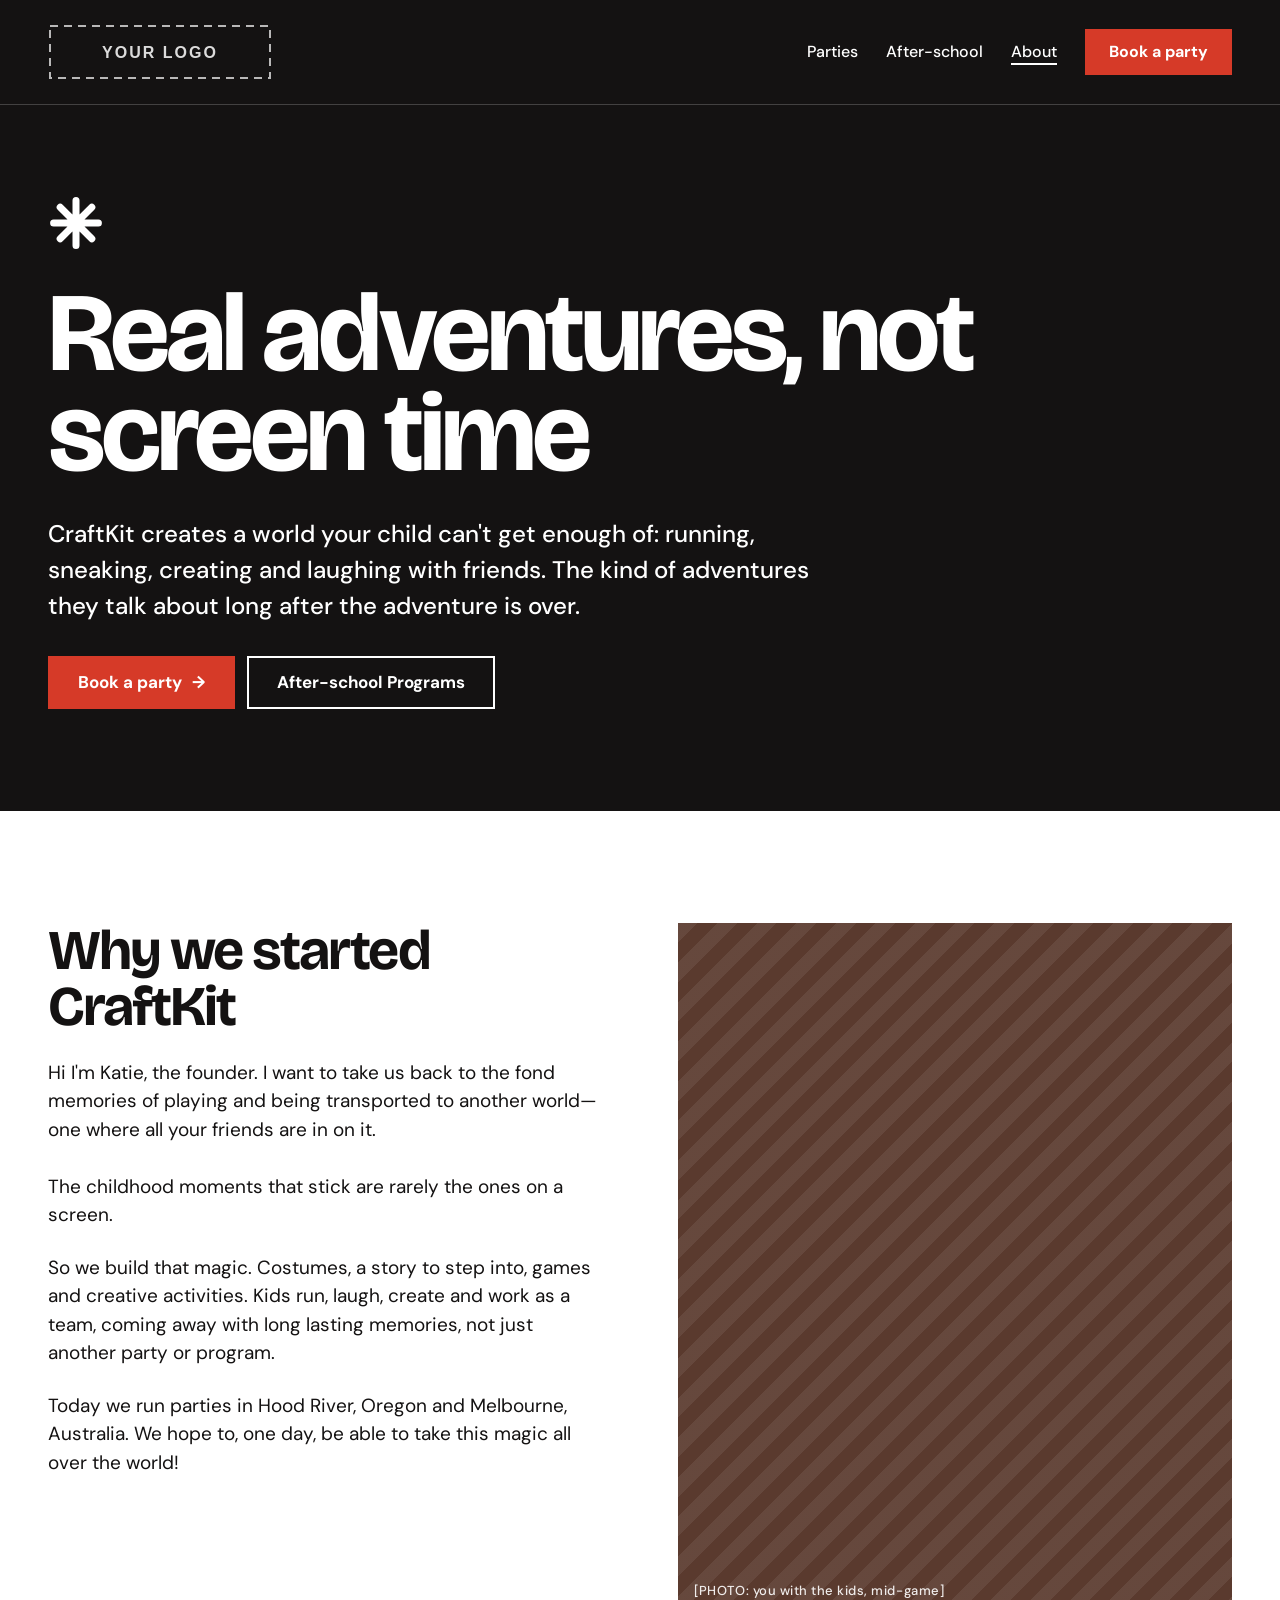
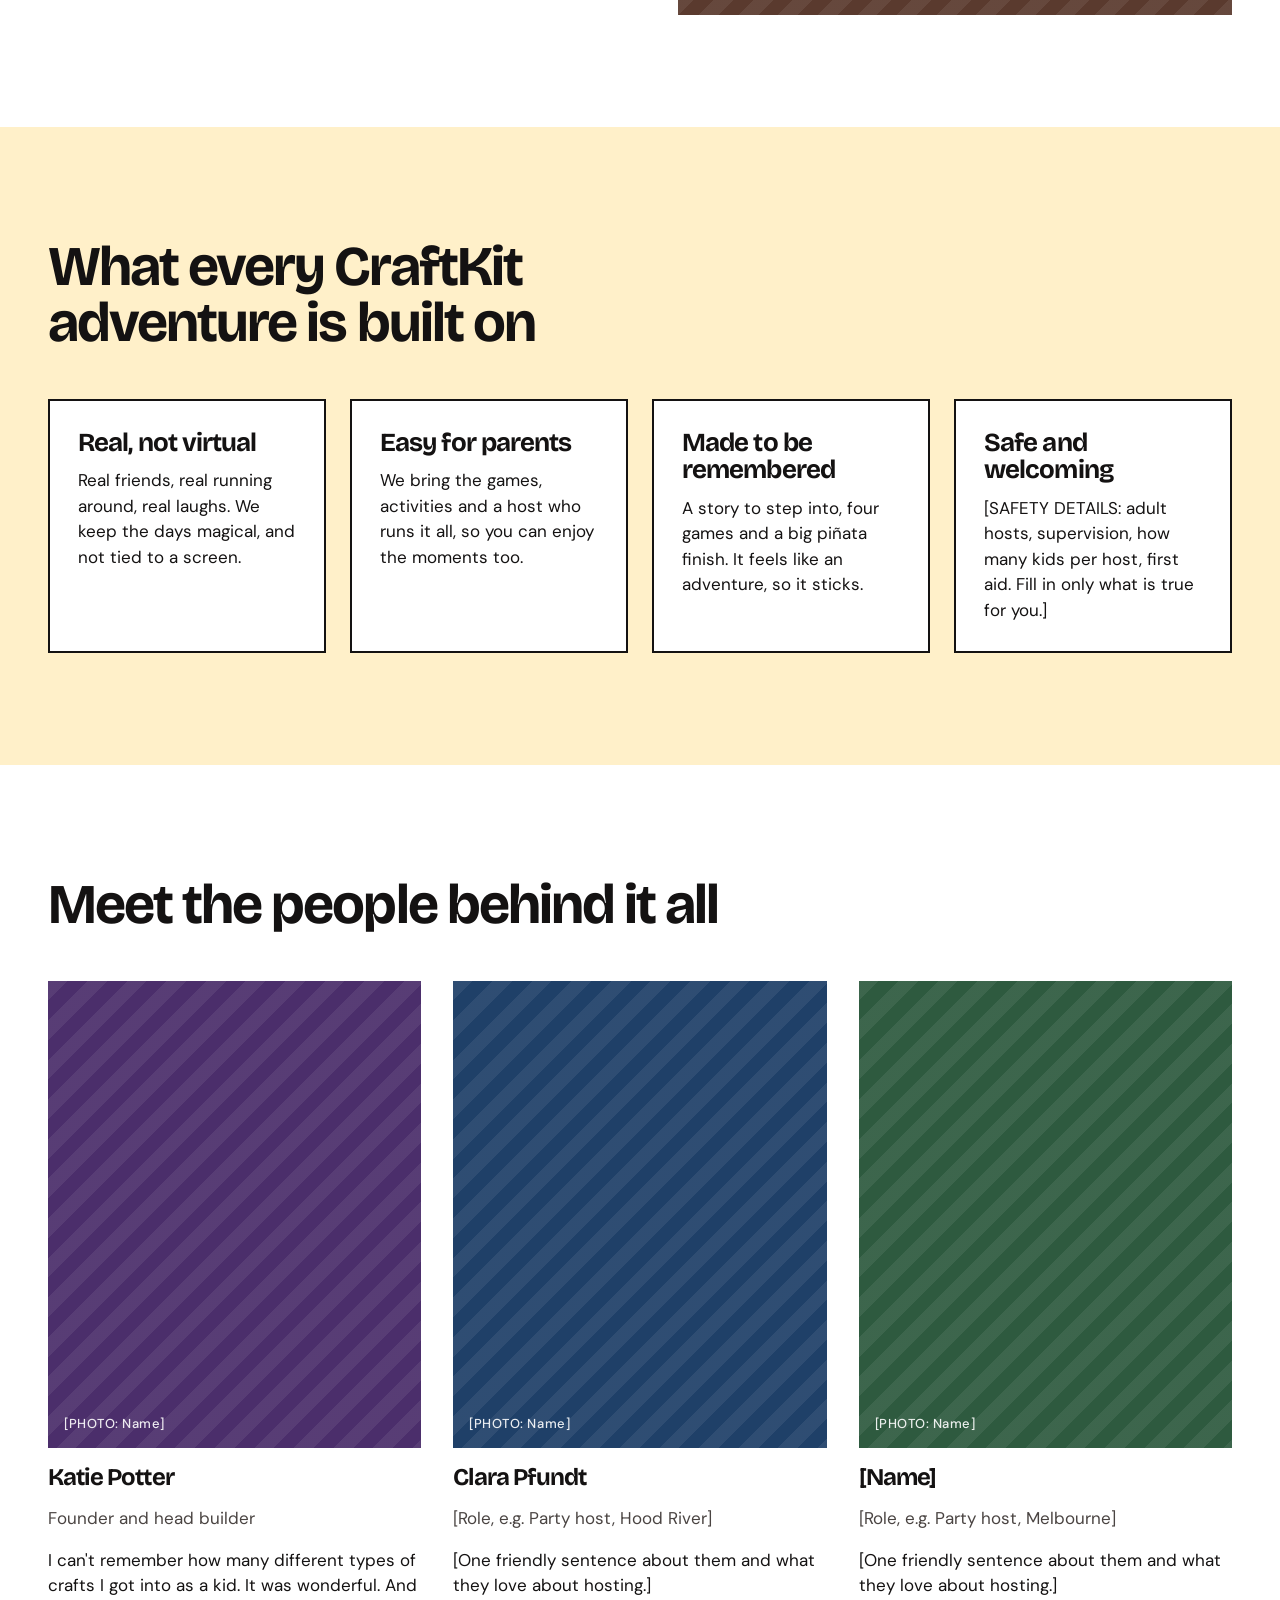
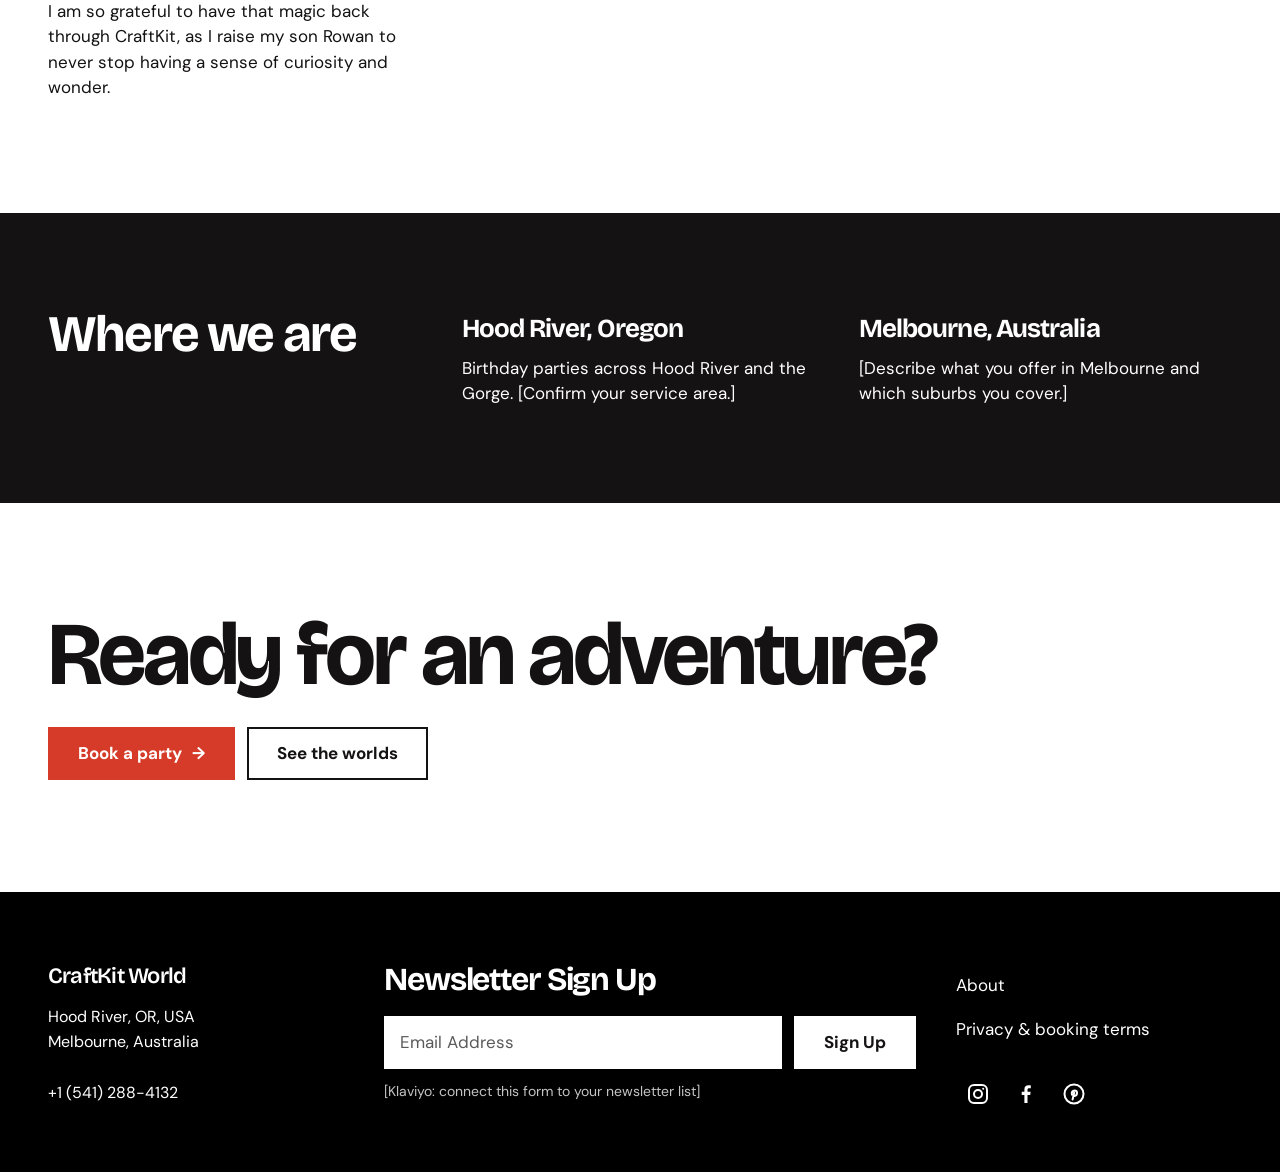
<file: about.html>
<!DOCTYPE html>
<html lang="en" class="en-theme-craftkit">
<head>
<meta charset="utf-8">
<meta name="viewport" content="width=device-width, initial-scale=1">
<title>About CraftKit</title>

<!-- Fonts -->
<link rel="preconnect" href="https://fonts.googleapis.com">
<link rel="preconnect" href="https://fonts.gstatic.com" crossorigin>
<link href="https://fonts.googleapis.com/css2?family=Bricolage+Grotesque:wght@600;700;800&family=DM+Sans:wght@400;500;700&display=swap" rel="stylesheet">

<!-- ===== TRACKING PLACEHOLDERS ===== -->
<!-- Google Analytics 4: Measurement ID G-1GNDVHWLN3 -->
<script async src="https://www.googletagmanager.com/gtag/js?id=G-1GNDVHWLN3"></script>
<script>
  window.dataLayer = window.dataLayer || [];
  function gtag(){ dataLayer.push(arguments); }
  gtag('js', new Date());
  gtag('config', 'G-1GNDVHWLN3');
</script>
<!-- Meta Pixel: CraftKit's pixel 1352773986467388 -->
<script>
  !function(f,b,e,v,n,t,s){if(f.fbq)return;n=f.fbq=function(){n.callMethod?
  n.callMethod.apply(n,arguments):n.queue.push(arguments)};if(!f._fbq)f._fbq=n;
  n.push=n;n.loaded=!0;n.version='2.0';n.queue=[];t=b.createElement(e);t.async=!0;
  t.src=v;s=b.getElementsByTagName(e)[0];s.parentNode.insertBefore(t,s)}(window,
  document,'script','https://connect.facebook.net/en_US/fbevents.js');
  fbq('init', '1352773986467388');
  fbq('track', 'PageView');
</script>
<noscript><img height="1" width="1" style="display:none" src="https://www.facebook.com/tr?id=1352773986467388&ev=PageView&noscript=1"/></noscript>
<!-- Klaviyo onsite JS: Public API Key / Company ID VXJc2z -->
<script async type="text/javascript" src="https://static.klaviyo.com/onsite/js/klaviyo.js?company_id=VXJc2z"></script>
<script>
/* Tracking helpers. Safe if GA4 or Klaviyo are not installed yet.
   Set window.CK_DEBUG = true in the browser console to log every event.
   Events: cta_click, select_world, begin_checkout, apply_promotion, generate_lead, sign_up, purchase, email_pick, select_waitlist_path */
(function () {
  var KEYS = ['utm_source', 'utm_medium', 'utm_campaign', 'utm_content', 'utm_term'];
  function utm() {
    var o = {};
    try {
      var q = new URLSearchParams(location.search);
      KEYS.forEach(function (k) {
        var v = q.get(k);
        try {
          if (v) { sessionStorage.setItem('ck_' + k, v); o[k] = v; }
          else { var sv = sessionStorage.getItem('ck_' + k); if (sv) o[k] = sv; }
        } catch (e) { if (v) o[k] = v; }
      });
    } catch (e) {}
    return o;
  }
  window.ckTrack = function (name, params) {
    try {
      var p = Object.assign({ page_title: document.title }, utm(), params || {});
      if (window.gtag) window.gtag('event', name, p);                          // GA4
      var metaEvent = { generate_lead: 'Lead', sign_up: 'CompleteRegistration', begin_checkout: 'InitiateCheckout', purchase: 'Purchase' }[name];
      if (window.fbq && metaEvent) fbq('track', metaEvent, { value: p.value, currency: p.currency || 'USD' });   // Meta Pixel
      (window._learnq = window._learnq || []).push(['track', name, p]);        // Klaviyo
      if (window.CK_DEBUG) console.log('[track]', name, p);
    } catch (e) {}
  };
  window.ckIdentify = function (props) {
    try {
      if (props && props.$email) (window._learnq = window._learnq || []).push(['identify', props]);   // Klaviyo profile
      if (window.CK_DEBUG) console.log('[identify]', props);
    } catch (e) {}
  };
  // Any element with data-track="some_id" reports a cta_click automatically.
  document.addEventListener('click', function (e) {
    var el = e.target.closest ? e.target.closest('[data-track]') : null;
    if (!el) return;
    window.ckTrack('cta_click', { cta_id: el.getAttribute('data-track'), cta_text: (el.textContent || '').trim().slice(0, 60) });
  });
  utm();
})();
</script>
<!-- ===== END TRACKING ===== -->

<!-- Theme variables, then the shared compiled Tailwind stylesheet (one for all pages) -->
<link rel="stylesheet" href="eds-theme/craftkit-theme.css">
<link rel="stylesheet" href="craftkit.css">
</head>

<body>
<a class="skip" href="#main">Skip to main content</a>

<script src="craftkit-chrome.js" data-part="header" data-variant="solid" data-page="about" data-cta="index.html#book"></script>

<main id="main">

  <!-- HERO -->
  <section aria-labelledby="about-h" class="bg-ink text-white pb-[clamp(56px,8vw,104px)] pt-[clamp(48px,7vw,96px)] border-t border-white/20">
    <div class="wrap flex flex-col gap-8">
      <svg width="56" height="56" viewBox="0 0 40 40" aria-hidden="true" fill="none" stroke="currentColor" stroke-width="5" stroke-linecap="round"><path d="M20 4v32M4 20h32M8.7 8.7l22.6 22.6M31.3 8.7L8.7 31.3"/></svg>
      <h1 id="about-h" class="text-[clamp(52px,9vw,112px)] leading-[.9] max-w-[11em]">Real adventures, not screen time</h1>
      <p class="text-[clamp(19px,2vw,24px)] font-medium max-w-[34em]">CraftKit creates a world your child can't get enough of: running, sneaking, creating and laughing with friends. The kind of adventures they talk about long after the adventure is over.</p>
      <div class="flex flex-wrap gap-3">
        <a class="btn btn-coral" href="index.html#book" data-track="about_book_party">Book a party <span aria-hidden="true">→</span></a>
        <a class="btn btn-ghost" href="after-school.html" data-track="about_after_school">After-school Programs</a>
      </div>
    </div>
  </section>

  <!-- STORY -->
  <section aria-labelledby="story-h" class="py-[clamp(64px,9vw,112px)]">
    <div class="wrap flex flex-wrap gap-x-[clamp(32px,6vw,96px)] gap-y-10 items-start">
      <div class="flex-[1_1_380px] grid gap-6 min-w-0">
        <h2 id="story-h" class="text-[clamp(34px,4.4vw,56px)] leading-none">Why we started CraftKit</h2>
        <p class="text-[19px] max-w-[34em]">Hi I'm Katie, the founder. I want to take us back to the fond memories of playing and being transported to another world—one where all your friends are in on it.<br><br>The childhood moments that stick are rarely the ones on a screen.</p>
        <p class="text-[19px] max-w-[34em]">So we build that magic. Costumes, a story to step into, games and creative activities. Kids run, laugh, create and work as a team, coming away with long lasting memories, not just another party or program.</p>
        <p class="text-[19px] max-w-[34em]">Today we run parties in Hood River, Oregon and Melbourne, Australia. We hope to, one day, be able to take this magic all over the world!</p>
      </div>
      <div class="ph flex-[1_1_380px] min-h-[420px] aspect-[4/5] max-w-[560px] w-full" role="img" aria-label="Photo placeholder: the founder with kids mid-game" style="--ph:var(--en-theme-photo-walnut)"><span>[PHOTO: you with the kids, mid-game]</span></div>
    </div>
  </section>

  <!-- WHAT WE BELIEVE -->
  <section aria-labelledby="values-h" class="bg-tint py-[clamp(64px,9vw,112px)]">
    <div class="wrap grid gap-12">
      <h2 id="values-h" class="text-[clamp(34px,4.4vw,56px)] leading-none max-w-[12em]">What every CraftKit adventure is built on</h2>
      <ul class="grid gap-6 list-none m-0 p-0 grid-cols-[repeat(auto-fit,minmax(min(260px,100%),1fr))]">
        <li class="bg-white border-2 border-ink p-7 grid gap-3 content-start">
          <h3 class="text-[26px] leading-[1.05]">Real, not virtual</h3>
          <p>Real friends, real running around, real laughs. We keep the days magical, and not tied to a screen.</p>
        </li>
        <li class="bg-white border-2 border-ink p-7 grid gap-3 content-start">
          <h3 class="text-[26px] leading-[1.05]">Easy for parents</h3>
          <p>We bring the games, activities and a host who runs it all, so you can enjoy the moments too.</p>
        </li>
        <li class="bg-white border-2 border-ink p-7 grid gap-3 content-start">
          <h3 class="text-[26px] leading-[1.05]">Made to be remembered</h3>
          <p>A story to step into, four games and a big piñata finish. It feels like an adventure, so it sticks.</p>
        </li>
        <li class="bg-white border-2 border-ink p-7 grid gap-3 content-start">
          <h3 class="text-[26px] leading-[1.05]">Safe and welcoming</h3>
          <p>[SAFETY DETAILS: adult hosts, supervision, how many kids per host, first aid. Fill in only what is true for you.]</p>
        </li>
      </ul>
    </div>
  </section>

  <!-- TEAM -->
  <section aria-labelledby="team-h" class="py-[clamp(64px,9vw,112px)]">
    <div class="wrap grid gap-12">
      <h2 id="team-h" class="text-[clamp(34px,4.4vw,56px)] leading-none">Meet the people behind it all</h2>
      <ul class="grid gap-8 list-none m-0 p-0 grid-cols-[repeat(auto-fit,minmax(min(240px,100%),1fr))]">
        <li class="grid gap-4 content-start">
          <div class="ph aspect-[4/5] w-full" role="img" aria-label="Photo placeholder: team member" style="--ph:var(--en-theme-photo-violet)"><span>[PHOTO: Name]</span></div>
          <h3 class="text-[24px] leading-[1.1]">Katie Potter</h3>
          <p class="text-muted">Founder and head builder</p>
          <p>I can't remember how many different types of crafts I got into as a kid. It was wonderful. And I am so grateful to have that magic back through CraftKit, as I raise my son Rowan to never stop having a sense of curiosity and wonder.</p>
        </li>
        <li class="grid gap-4 content-start">
          <div class="ph aspect-[4/5] w-full" role="img" aria-label="Photo placeholder: team member" style="--ph:var(--en-theme-photo-ocean)"><span>[PHOTO: Name]</span></div>
          <h3 class="text-[24px] leading-[1.1]">Clara Pfundt</h3>
          <p class="text-muted">[Role, e.g. Party host, Hood River]</p>
          <p>[One friendly sentence about them and what they love about hosting.]</p>
        </li>
        <li class="grid gap-4 content-start">
          <div class="ph aspect-[4/5] w-full" role="img" aria-label="Photo placeholder: team member" style="--ph:var(--en-theme-photo-pine)"><span>[PHOTO: Name]</span></div>
          <h3 class="text-[24px] leading-[1.1]">[Name]</h3>
          <p class="text-muted">[Role, e.g. Party host, Melbourne]</p>
          <p>[One friendly sentence about them and what they love about hosting.]</p>
        </li>
      </ul>
    </div>
  </section>

  <!-- WHERE -->
  <section aria-labelledby="where-h" class="bg-ink text-white py-[clamp(56px,8vw,96px)]">
    <div class="wrap flex flex-wrap gap-x-[clamp(32px,6vw,96px)] gap-y-8 items-start">
      <h2 id="where-h" class="flex-[1_1_240px] text-[clamp(34px,4vw,52px)] leading-none">Where we are</h2>
      <div class="flex-[3_1_480px] grid gap-6 grid-cols-[repeat(auto-fit,minmax(min(260px,100%),1fr))]">
        <div class="grid gap-2 content-start">
          <h3 class="text-[26px]">Hood River, Oregon</h3>
          <p>Birthday parties across Hood River and the Gorge. [Confirm your service area.]</p>
        </div>
        <div class="grid gap-2 content-start">
          <h3 class="text-[26px]">Melbourne, Australia</h3>
          <p>[Describe what you offer in Melbourne and which suburbs you cover.]</p>
        </div>
      </div>
    </div>
  </section>

  <!-- CTA -->
  <section aria-labelledby="cta-h" class="py-[clamp(64px,9vw,112px)]">
    <div class="wrap flex flex-wrap items-end justify-between gap-8">
      <h2 id="cta-h" class="text-[clamp(44px,7vw,92px)] leading-[.9] max-w-[10em]">Ready for an adventure?</h2>
      <div class="flex flex-wrap gap-3">
        <a class="btn btn-coral" href="index.html#book" data-track="about_cta_party">Book a party <span aria-hidden="true">→</span></a>
        <a class="btn btn-outline" href="index.html#worlds" data-track="about_cta_worlds">See the worlds</a>
      </div>
    </div>
  </section>

</main>

<script src="craftkit-chrome.js" data-part="footer"></script>

<script>
(function () {
  var f = document.getElementById('news-form');
  if (!f) return;
  f.addEventListener('submit', function (e) {
    e.preventDefault();
    var em = f.elements.email ? String(f.elements.email.value || '').trim() : '';
    if (window.ckIdentify) ckIdentify({ $email: em, ck_source: 'footer_newsletter' });
    if (window.ckSubscribe) ckSubscribe('QS6Pim', { email: em });
    if (window.ckTrack) ckTrack('sign_up', { method: 'footer_newsletter' });
    f.classList.add('hidden');
    document.getElementById('news-done').classList.remove('hidden');
  });
})();
</script>
</body>
</html>
</file>
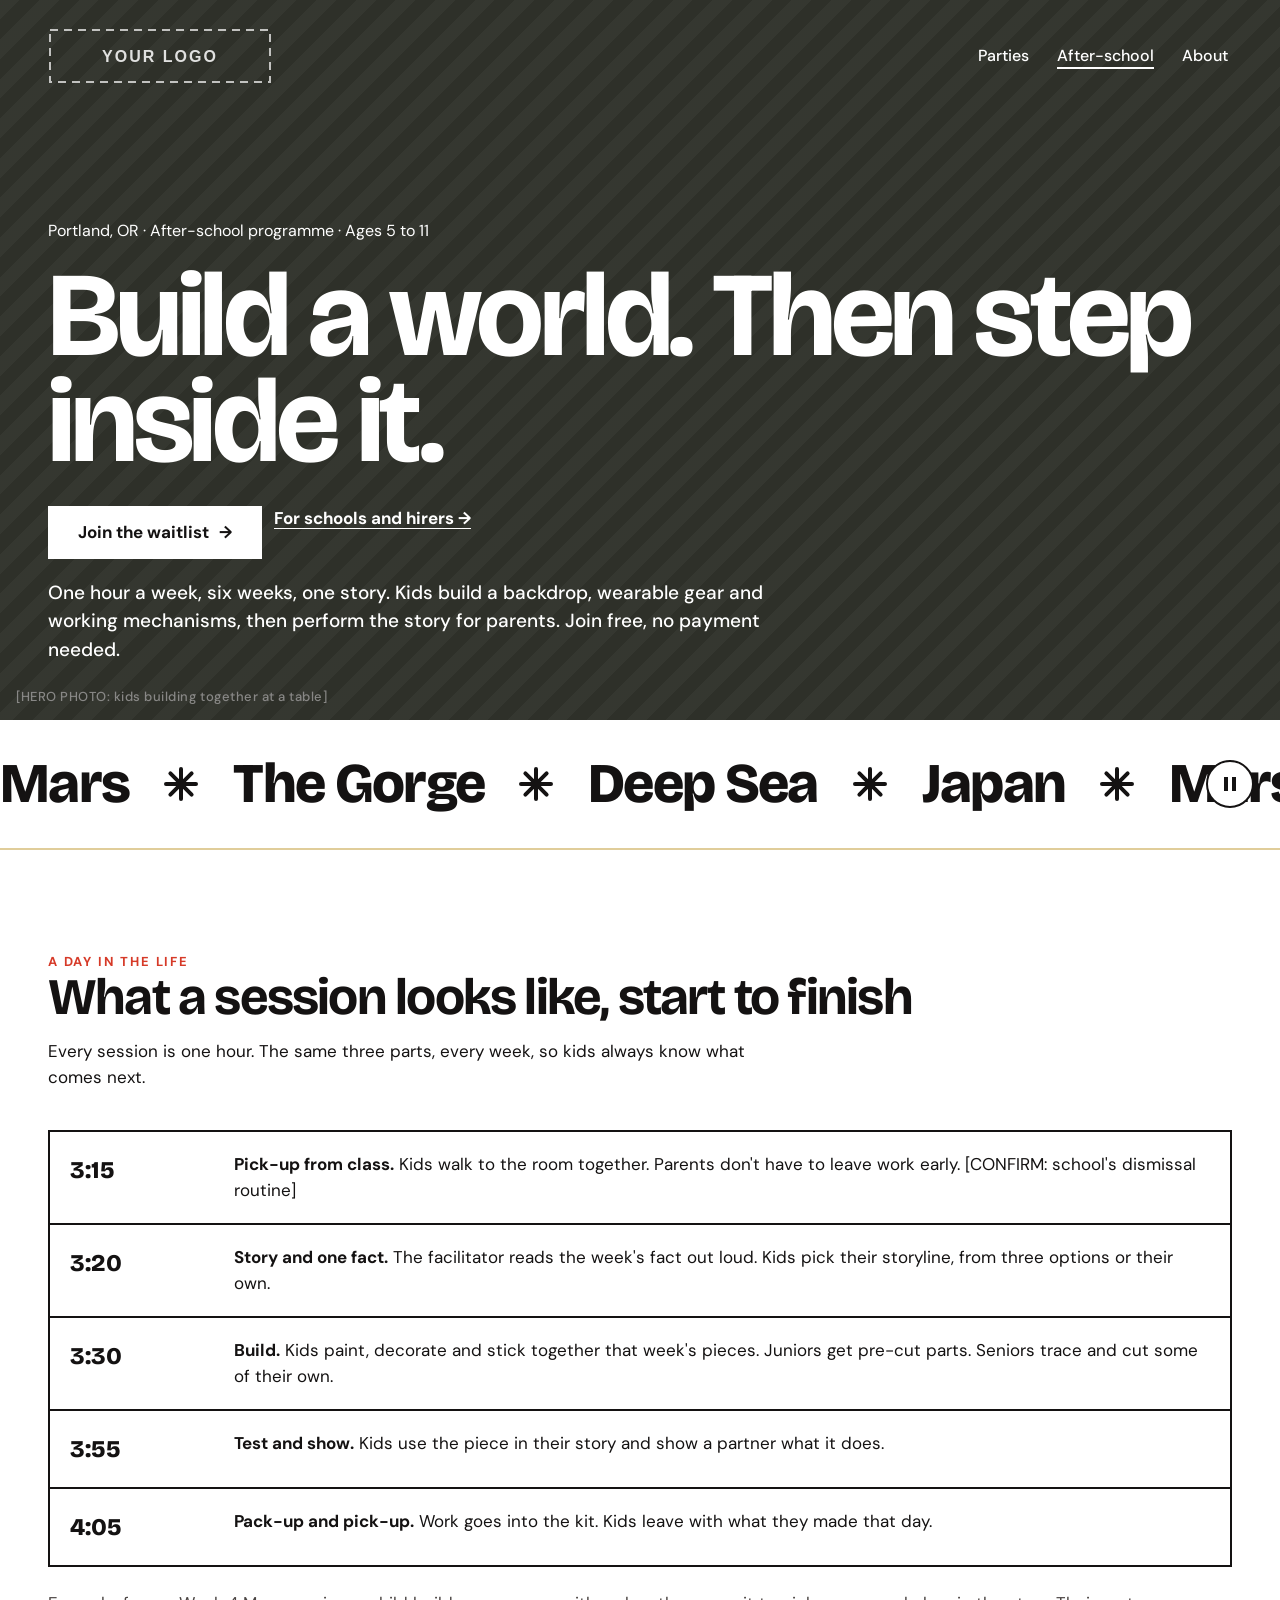
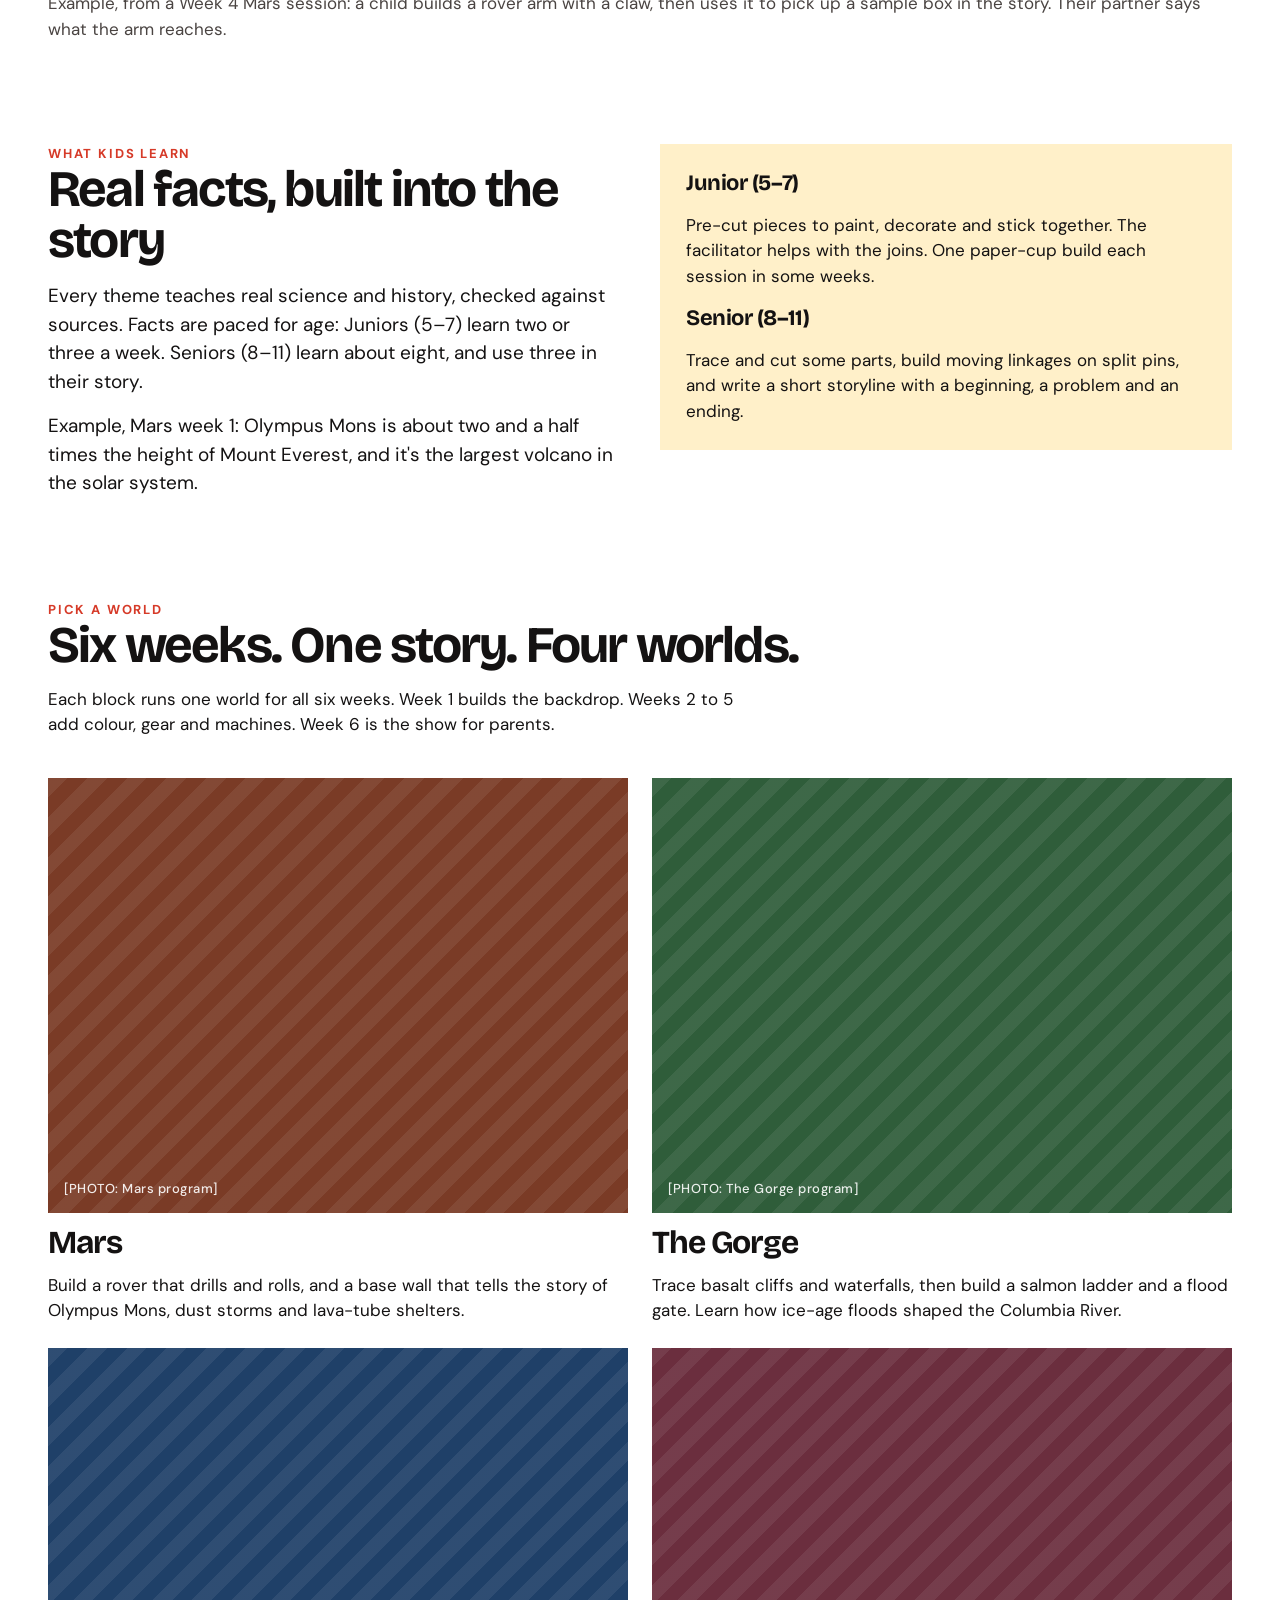
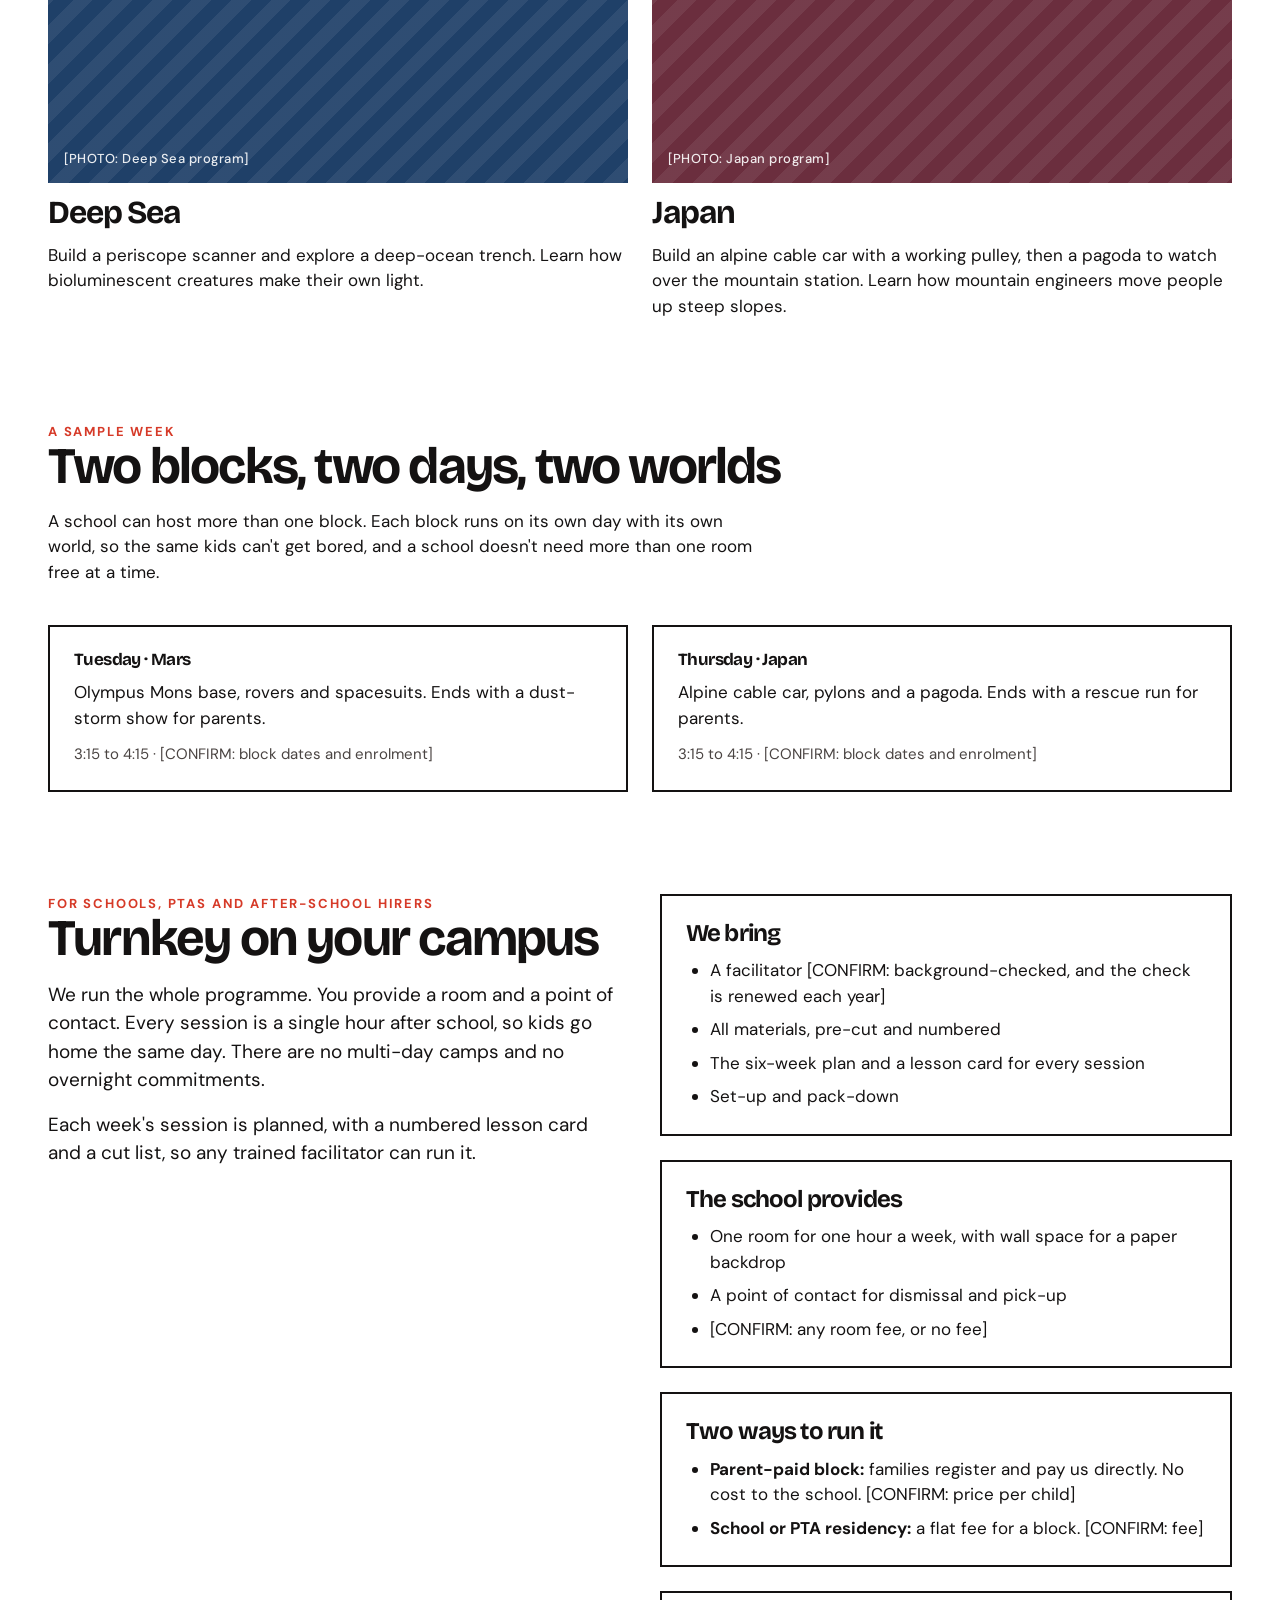
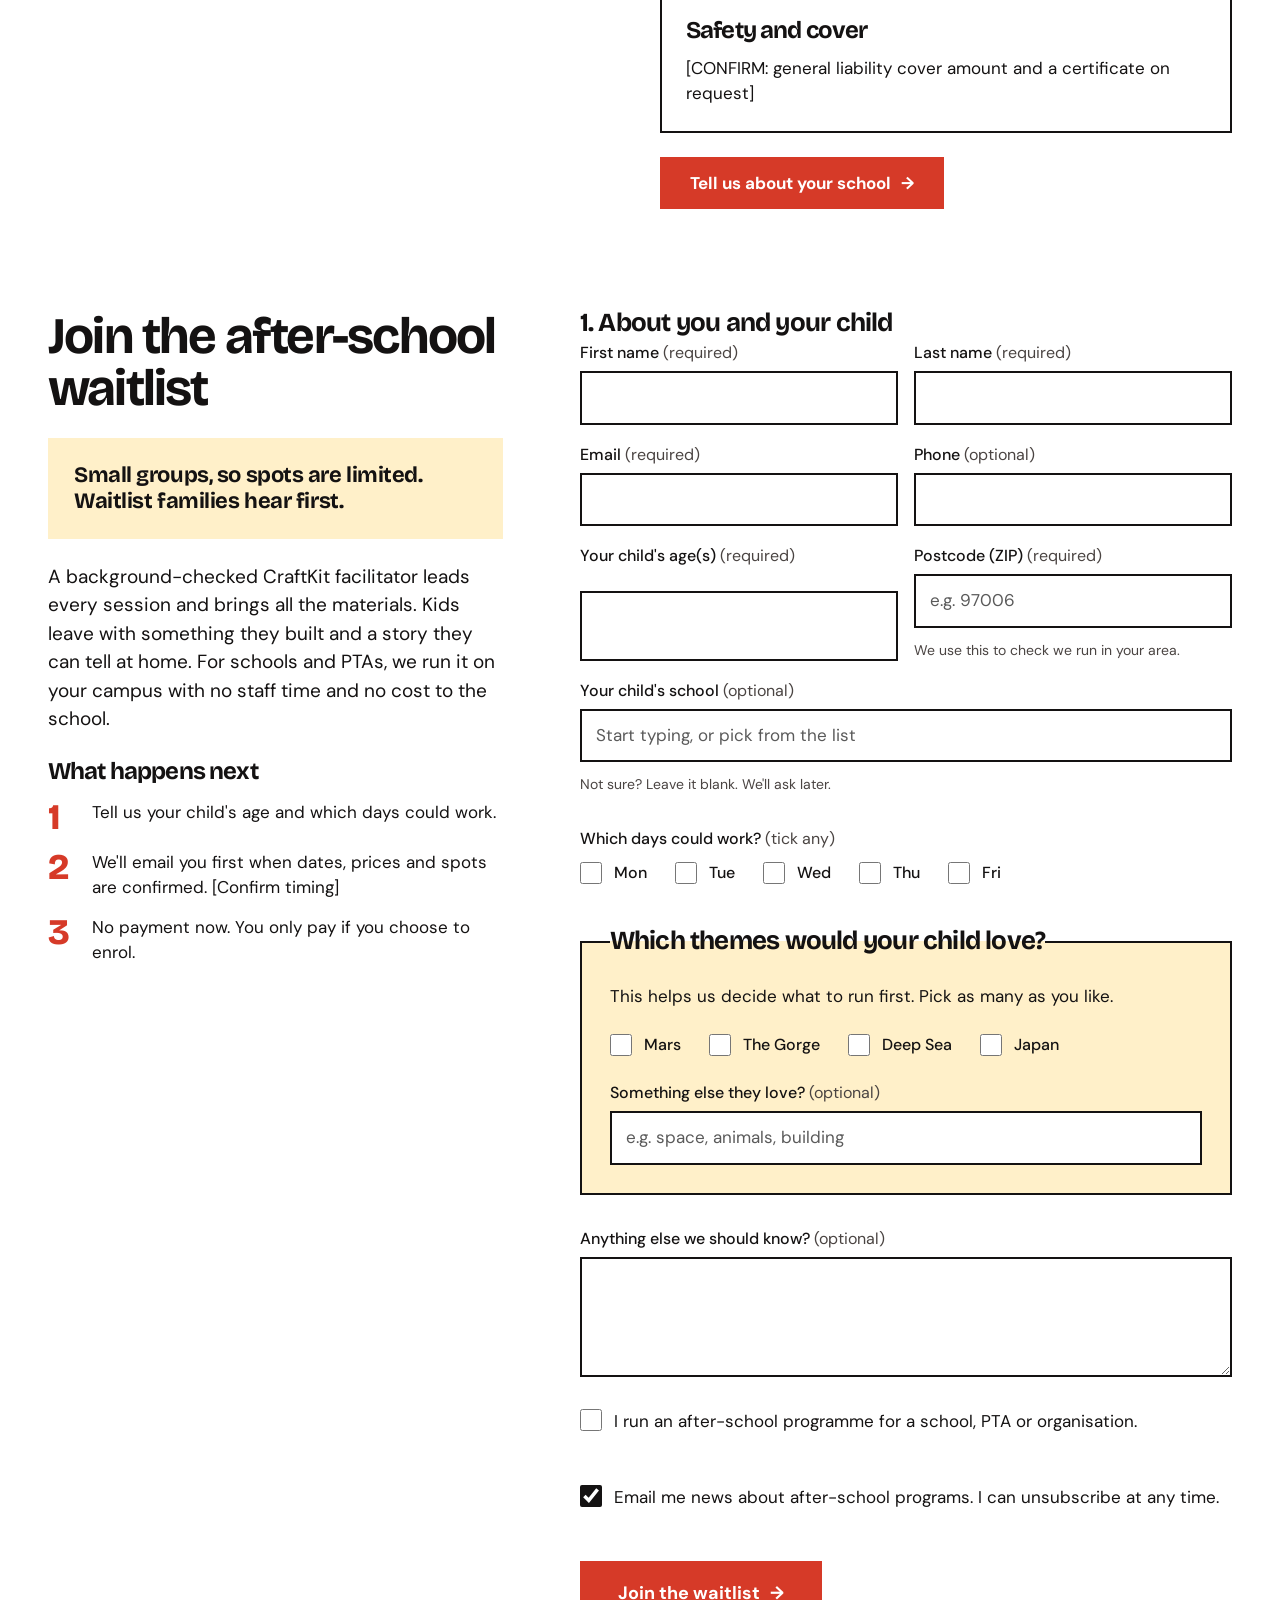
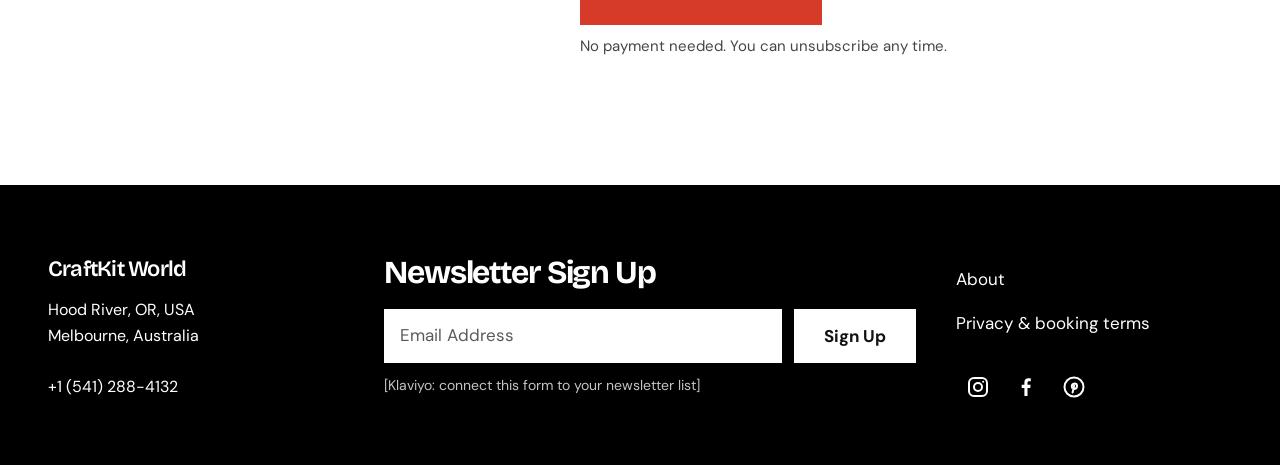
<file: after-school.html>
<!DOCTYPE html>
<html lang="en" class="en-theme-craftkit">
<head>
<meta charset="utf-8">
<meta name="viewport" content="width=device-width, initial-scale=1">
<title>After-school programs | CraftKit</title>
<meta name="description" content="Cardboard engineering and storytelling after school. Kids build the machines that make their story move, and learn real science and history along the way.">
<meta name="robots" content="index, follow">

<!-- Fonts -->
<link rel="preconnect" href="https://fonts.googleapis.com">
<link rel="preconnect" href="https://fonts.gstatic.com" crossorigin>
<link href="https://fonts.googleapis.com/css2?family=Bricolage+Grotesque:wght@600;700;800&family=DM+Sans:wght@400;500;700&display=swap" rel="stylesheet">

<!-- ===== TRACKING PLACEHOLDERS ===== -->
<!-- Google Analytics 4: Measurement ID G-1GNDVHWLN3 -->
<script async src="https://www.googletagmanager.com/gtag/js?id=G-1GNDVHWLN3"></script>
<script>
  window.dataLayer = window.dataLayer || [];
  function gtag(){ dataLayer.push(arguments); }
  gtag('js', new Date());
  gtag('config', 'G-1GNDVHWLN3');
</script>
<!-- Meta Pixel: CraftKit's pixel 1352773986467388 -->
<script>
  !function(f,b,e,v,n,t,s){if(f.fbq)return;n=f.fbq=function(){n.callMethod?
  n.callMethod.apply(n,arguments):n.queue.push(arguments)};if(!f._fbq)f._fbq=n;
  n.push=n;n.loaded=!0;n.version='2.0';n.queue=[];t=b.createElement(e);t.async=!0;
  t.src=v;s=b.getElementsByTagName(e)[0];s.parentNode.insertBefore(t,s)}(window,
  document,'script','https://connect.facebook.net/en_US/fbevents.js');
  fbq('init', '1352773986467388');
  fbq('track', 'PageView');
</script>
<noscript><img height="1" width="1" style="display:none" src="https://www.facebook.com/tr?id=1352773986467388&ev=PageView&noscript=1"/></noscript>
<!-- Klaviyo onsite JS: Public API Key / Company ID VXJc2z -->
<script async type="text/javascript" src="https://static.klaviyo.com/onsite/js/klaviyo.js?company_id=VXJc2z"></script>
<script>
/* Tracking helpers. Safe if GA4 or Klaviyo are not installed yet.
   Set window.CK_DEBUG = true in the browser console to log every event.
   Events: cta_click, select_world, begin_checkout, apply_promotion, generate_lead, sign_up, purchase, email_pick, select_waitlist_path */
(function () {
  var KEYS = ['utm_source', 'utm_medium', 'utm_campaign', 'utm_content', 'utm_term'];
  function utm() {
    var o = {};
    try {
      var q = new URLSearchParams(location.search);
      KEYS.forEach(function (k) {
        var v = q.get(k);
        try {
          if (v) { sessionStorage.setItem('ck_' + k, v); o[k] = v; }
          else { var sv = sessionStorage.getItem('ck_' + k); if (sv) o[k] = sv; }
        } catch (e) { if (v) o[k] = v; }
      });
    } catch (e) {}
    return o;
  }
  window.ckTrack = function (name, params) {
    try {
      var p = Object.assign({ page_title: document.title }, utm(), params || {});
      if (window.gtag) window.gtag('event', name, p);                          // GA4
      var metaEvent = { generate_lead: 'Lead', sign_up: 'CompleteRegistration', begin_checkout: 'InitiateCheckout', purchase: 'Purchase' }[name];
      if (window.fbq && metaEvent) fbq('track', metaEvent, { value: p.value, currency: p.currency || 'USD' });   // Meta Pixel
      (window._learnq = window._learnq || []).push(['track', name, p]);        // Klaviyo
      if (window.CK_DEBUG) console.log('[track]', name, p);
    } catch (e) {}
  };
  window.ckIdentify = function (props) {
    try {
      if (props && props.$email) (window._learnq = window._learnq || []).push(['identify', props]);   // Klaviyo profile
      if (window.CK_DEBUG) console.log('[identify]', props);
    } catch (e) {}
  };
  // Any element with data-track="some_id" reports a cta_click automatically.
  document.addEventListener('click', function (e) {
    var el = e.target.closest ? e.target.closest('[data-track]') : null;
    if (!el) return;
    window.ckTrack('cta_click', { cta_id: el.getAttribute('data-track'), cta_text: (el.textContent || '').trim().slice(0, 60) });
  });
  utm();
})();
</script>
<!-- ===== END TRACKING ===== -->

<!-- Theme variables, then the shared compiled Tailwind stylesheet (one for all pages) -->
<link rel="stylesheet" href="eds-theme/craftkit-theme.css">
<link rel="stylesheet" href="craftkit.css">
<style id="after-school-layout">
  /* Layout for the parent and hirer sections. Kept here so the compiled stylesheet is not needed. */
  .eyebrow { font-size: 13px; font-weight: 700; letter-spacing: 0.14em; text-transform: uppercase; color: var(--en-palette-coral, #D63A28); }
  .btn-hero-link { color: #FFFFFF; font-weight: 700; text-decoration: underline; text-underline-offset: 4px; }
  .as-steps { list-style: none; margin: 0; padding: 0; }
  .as-step { display: grid; grid-template-columns: 1fr; gap: 4px 24px; padding: 20px; border-bottom: 2px solid #141212; }
  .as-step:last-child { border-bottom: 0; }
  .as-step .as-time { font-family: 'Bricolage Grotesque', 'DM Sans', sans-serif; font-weight: 800; font-size: 24px; }
  .as-two { display: grid; grid-template-columns: 1fr; gap: 40px; align-items: start; }
  .as-cols-2 { display: grid; grid-template-columns: 1fr; gap: 24px; }
  .as-box { border: 2px solid #141212; padding: 24px; }
  .as-box ul { list-style: disc; padding-left: 24px; margin: 0; display: grid; gap: 8px; }
  .as-stack { display: grid; gap: 24px; }
  .as-tint { background: #FFF0C9; padding: 26px; display: grid; gap: 16px; }
  .as-small { font-size: 15px; color: #4A4442; }
  .as-lead { font-size: 19px; line-height: 1.5; }
  .as-h3 { font-family: 'Bricolage Grotesque', 'DM Sans', sans-serif; font-weight: 700; font-size: 24px; line-height: 1.1; margin: 0 0 12px; }
  .as-h2 { font-family: 'Bricolage Grotesque', 'DM Sans', sans-serif; font-weight: 700; font-size: clamp(34px, 4vw, 52px); line-height: 1; letter-spacing: -0.035em; margin: 0 0 16px; }
  .as-section { padding-top: clamp(56px, 8vw, 104px); }
  @media (min-width: 640px) {
    .as-step { grid-template-columns: 140px 1fr; }
    .as-cols-2 { grid-template-columns: 1fr 1fr; }
  }
  @media (min-width: 768px) { .as-cols-2.md { grid-template-columns: 1fr 1fr; } }
  @media (min-width: 1024px) { .as-two { grid-template-columns: 1fr 1fr; } }
  /* Phone: no full-screen hero, so the real content starts near the top */
  @media (max-width: 767px) {
    section[aria-labelledby="hero-h"] { min-height: 0 !important; }
    section[aria-labelledby="hero-h"] .wrap { padding-top: 96px !important; padding-bottom: 32px !important; gap: 14px !important; }
    section[aria-labelledby="hero-h"] h1 { font-size: 44px !important; }
    .as-section { padding-top: 48px; }
    .as-step { padding: 14px 16px; }
    .as-box, .as-tint { padding: 18px; }
    .as-steps { margin-bottom: 0; }
  }
</style>
</head>
<body>
<!-- All [BRACKETED] text still needs confirming. Theme cards and ticker come from "afterschool" in craftkit-products.js. -->
<a class="skip" href="#main">Skip to main content</a>
<script src="craftkit-chrome.js" data-part="header" data-variant="overlay" data-page="after"></script>
<main id="main">

  <section aria-labelledby="hero-h" class="relative isolate min-h-[720px] flex flex-col justify-end text-white bg-hero">
    <div class="ph absolute inset-0 -z-20" role="img" aria-label="Photo placeholder: kids building together at a table" style="--ph:var(--en-theme-photo-slate)"><span>[HERO PHOTO: kids building together at a table]</span></div>
    <div aria-hidden="true" class="absolute inset-0 -z-10 bg-overlay"></div>
    <div class="wrap w-full pt-40 pb-14 flex flex-col gap-5">
      <p class="text-base">Portland, OR · After-school programme · Ages 5 to 11</p>
      <div class="flex flex-wrap items-end justify-between gap-8">
        <h1 id="hero-h" class="text-[clamp(52px,9.5vw,120px)] leading-[.88] max-w-[10em]">Build a world. Then step inside it.</h1>
        <div class="flex flex-wrap gap-3">
          <a class="btn btn-white" href="#waitlist" data-track="hero_join_waitlist">Join the waitlist <span aria-hidden="true">→</span></a>
          <a class="btn-hero-link" href="#for-schools" data-track="hero_for_schools">For schools and hirers <span aria-hidden="true">→</span></a>
        </div>
      </div>
      <p class="text-[19px] font-medium max-w-[760px]">One hour a week, six weeks, one story. Kids build a backdrop, wearable gear and working mechanisms, then perform the story for parents. Join free, no payment needed.</p>
    </div>
  </section>

  <div class="relative border-b-2 border-rule bg-white overflow-hidden">
    <div class="marquee-track" id="marquee"><ul class="mq" id="mq-source" data-ck="after-ticker"></ul></div>
    <button type="button" id="marquee-toggle" aria-label="Pause scrolling banner" aria-pressed="false"
      class="absolute right-[clamp(12px,2vw,28px)] top-1/2 -translate-y-1/2 w-12 h-12 rounded-full border-2 border-ink bg-white text-ink inline-flex items-center justify-center cursor-pointer p-0">
      <svg class="icon-pause" width="18" height="18" viewBox="0 0 18 18" aria-hidden="true" fill="currentColor"><rect x="3" y="2" width="4" height="14"/><rect x="11" y="2" width="4" height="14"/></svg>
      <svg class="icon-play hidden" width="18" height="18" viewBox="0 0 18 18" aria-hidden="true" fill="currentColor"><path d="M4 2l12 7-12 7z"/></svg>
    </button>
  </div>

  <section aria-labelledby="day-h" class="as-section">
    <div class="wrap">
      <p class="eyebrow">A day in the life</p>
      <h2 id="day-h" class="as-h2">What a session looks like, start to finish</h2>
      <p style="max-width:60ch;margin-bottom:40px">Every session is one hour. The same three parts, every week, so kids always know what comes next.</p>
      <ol class="as-steps as-box" style="padding:0">
        <li class="as-step"><span class="as-time">3:15</span><span><strong>Pick-up from class.</strong> Kids walk to the room together. Parents don't have to leave work early. [CONFIRM: school's dismissal routine]</span></li>
        <li class="as-step"><span class="as-time">3:20</span><span><strong>Story and one fact.</strong> The facilitator reads the week's fact out loud. Kids pick their storyline, from three options or their own.</span></li>
        <li class="as-step"><span class="as-time">3:30</span><span><strong>Build.</strong> Kids paint, decorate and stick together that week's pieces. Juniors get pre-cut parts. Seniors trace and cut some of their own.</span></li>
        <li class="as-step"><span class="as-time">3:55</span><span><strong>Test and show.</strong> Kids use the piece in their story and show a partner what it does.</span></li>
        <li class="as-step"><span class="as-time">4:05</span><span><strong>Pack-up and pick-up.</strong> Work goes into the kit. Kids leave with what they made that day.</span></li>
      </ol>
      <p class="as-small" style="margin-top:24px;font-size:17px">Example, from a Week 4 Mars session: a child builds a rover arm with a claw, then uses it to pick up a sample box in the story. Their partner says what the arm reaches.</p>
    </div>
  </section>

  <section aria-labelledby="learn-h" class="as-section">
    <div class="wrap as-two">
      <div>
        <p class="eyebrow">What kids learn</p>
        <h2 id="learn-h" class="as-h2">Real facts, built into the story</h2>
        <p class="as-lead" style="margin-bottom:16px">Every theme teaches real science and history, checked against sources. Facts are paced for age: Juniors (5–7) learn two or three a week. Seniors (8–11) learn about eight, and use three in their story.</p>
        <p class="as-lead">Example, Mars week 1: Olympus Mons is about two and a half times the height of Mount Everest, and it's the largest volcano in the solar system.</p>
      </div>
      <div class="as-tint">
        <p class="display text-[22px] leading-[1.2] font-bold tracking-[-0.02em]">Junior (5–7)</p>
        <p>Pre-cut pieces to paint, decorate and stick together. The facilitator helps with the joins. One paper-cup build each session in some weeks.</p>
        <p class="display text-[22px] leading-[1.2] font-bold tracking-[-0.02em]">Senior (8–11)</p>
        <p>Trace and cut some parts, build moving linkages on split pins, and write a short storyline with a beginning, a problem and an ending.</p>
      </div>
    </div>
  </section>

  <section aria-labelledby="themes-h" class="as-section">
    <div class="wrap">
      <p class="eyebrow">Pick a world</p>
      <h2 id="themes-h" class="as-h2">Six weeks. One story. Four worlds.</h2>
      <p style="max-width:60ch;margin-bottom:40px">Each block runs one world for all six weeks. Week 1 builds the backdrop. Weeks 2 to 5 add colour, gear and machines. Week 6 is the show for parents.</p>
      <div class="as-cols-2" data-ck="after-cards"></div>
    </div>
  </section>

  <section aria-labelledby="week-h" class="as-section">
    <div class="wrap">
      <p class="eyebrow">A sample week</p>
      <h2 id="week-h" class="as-h2">Two blocks, two days, two worlds</h2>
      <p style="max-width:60ch;margin-bottom:40px">A school can host more than one block. Each block runs on its own day with its own world, so the same kids can't get bored, and a school doesn't need more than one room free at a time.</p>
      <div class="as-cols-2 md">
        <article class="as-box as-stack" style="gap:12px">
          <p class="display text-[28px] leading-none font-bold">Tuesday · Mars</p>
          <p>Olympus Mons base, rovers and spacesuits. Ends with a dust-storm show for parents.</p>
          <p class="text-muted text-[15px]">3:15 to 4:15 · [CONFIRM: block dates and enrolment]</p>
        </article>
        <article class="as-box as-stack" style="gap:12px">
          <p class="display text-[28px] leading-none font-bold">Thursday · Japan</p>
          <p>Alpine cable car, pylons and a pagoda. Ends with a rescue run for parents.</p>
          <p class="text-muted text-[15px]">3:15 to 4:15 · [CONFIRM: block dates and enrolment]</p>
        </article>
      </div>
    </div>
  </section>

  <section id="for-schools" aria-labelledby="schools-h" class="as-section">
    <div class="wrap as-two">
      <div>
        <p class="eyebrow">For schools, PTAs and after-school hirers</p>
        <h2 id="schools-h" class="as-h2">Turnkey on your campus</h2>
        <p class="as-lead" style="margin-bottom:16px">We run the whole programme. You provide a room and a point of contact. Every session is a single hour after school, so kids go home the same day. There are no multi-day camps and no overnight commitments.</p>
        <p class="as-lead">Each week's session is planned, with a numbered lesson card and a cut list, so any trained facilitator can run it.</p>
      </div>
      <div class="as-stack">
        <div class="as-box">
          <h3 class="as-h3">We bring</h3>
          <ul>
            <li>A facilitator [CONFIRM: background-checked, and the check is renewed each year]</li>
            <li>All materials, pre-cut and numbered</li>
            <li>The six-week plan and a lesson card for every session</li>
            <li>Set-up and pack-down</li>
          </ul>
        </div>
        <div class="as-box">
          <h3 class="as-h3">The school provides</h3>
          <ul>
            <li>One room for one hour a week, with wall space for a paper backdrop</li>
            <li>A point of contact for dismissal and pick-up</li>
            <li>[CONFIRM: any room fee, or no fee]</li>
          </ul>
        </div>
        <div class="as-box">
          <h3 class="as-h3">Two ways to run it</h3>
          <ul>
            <li><strong>Parent-paid block:</strong> families register and pay us directly. No cost to the school. [CONFIRM: price per child]</li>
            <li><strong>School or PTA residency:</strong> a flat fee for a block. [CONFIRM: fee]</li>
          </ul>
        </div>
        <div class="as-box">
          <h3 class="as-h3">Safety and cover</h3>
          <p>[CONFIRM: general liability cover amount and a certificate on request]</p>
        </div>
        <a class="btn btn-coral" style="justify-self:start" href="#waitlist" data-track="schools_contact">Tell us about your school <span aria-hidden="true">→</span></a>
      </div>
    </div>
  </section>

  <section id="waitlist" aria-labelledby="wait-h" class="pt-[clamp(56px,8vw,104px)] pb-[clamp(72px,10vw,128px)]">
    <div class="wrap flex flex-wrap gap-x-[clamp(32px,6vw,96px)] gap-y-12 items-start">
      <div class="flex-[1_1_300px] grid gap-6 max-w-[460px]">
        <h2 id="wait-h" class="text-[clamp(34px,4vw,52px)] leading-none">Join the after-school waitlist</h2>
        <div class="bg-tint px-[26px] py-6"><p class="display text-[22px] leading-[1.2] font-bold tracking-[-0.02em]">Small groups, so spots are limited. Waitlist families hear first.</p></div>
        <p class="as-lead">A background-checked CraftKit facilitator leads every session and brings all the materials. Kids leave with something they built and a story they can tell at home. For schools and PTAs, we run it on your campus with no staff time and no cost to the school.</p>
        <div>
          <h3 class="text-2xl leading-[1.1] mb-4">What happens next</h3>
          <ol class="how">
            <li><span class="n" aria-hidden="true">1</span><span>Tell us your child's age and which days could work.</span></li>
            <li><span class="n" aria-hidden="true">2</span><span>We'll email you first when dates, prices and spots are confirmed. [Confirm timing]</span></li>
            <li><span class="n" aria-hidden="true">3</span><span>No payment now. You only pay if you choose to enrol.</span></li>
          </ol>
        </div>
      </div>

      <div class="flex-[1.5_1_420px] min-w-0" aria-live="polite">
        <form id="wait-form" class="grid gap-8">
          <fieldset class="field !gap-[18px]">
            <legend class="step-title">1. About you and your child</legend>
            <div class="f-row">
              <div class="field"><label for="w-first">First name <span class="req">(required)</span></label><input class="input" id="w-first" name="first" type="text" autocomplete="given-name" required></div>
              <div class="field"><label for="w-last">Last name <span class="req">(required)</span></label><input class="input" id="w-last" name="last" type="text" autocomplete="family-name" required></div>
            </div>
            <div class="f-row">
              <div class="field"><label for="w-email">Email <span class="req">(required)</span></label><input class="input" id="w-email" name="email" type="email" autocomplete="email" required></div>
              <div class="field"><label for="w-phone">Phone <span class="req">(optional)</span></label><input class="input" id="w-phone" name="phone" type="tel" autocomplete="tel"></div>
            </div>
            <div class="f-row">
              <div class="field"><label for="w-ages">Your child's age(s) <span class="req">(required)</span></label><input class="input" id="w-ages" name="ages" type="text" required></div>
              <div class="field"><label for="w-postcode">Postcode (ZIP) <span class="req">(required)</span></label><input class="input" id="w-postcode" name="postcode" type="text" inputmode="numeric" autocomplete="postal-code" pattern="[0-9]{5}" maxlength="5" placeholder="e.g. 97006" required aria-describedby="w-postcode-hint"><p id="w-postcode-hint" class="as-small" style="margin:6px 0 0;font-size:14px">We use this to check we run in your area.</p></div>
            </div>
            <div class="field">
              <label for="w-school">Your child's school <span class="req">(optional)</span></label>
              <input class="input" id="w-school" name="school" type="text" list="w-school-list" autocomplete="off" placeholder="Start typing, or pick from the list">
              <datalist id="w-school-list">
                <option value="Bonny Slope Elementary"></option>
                <option value="Findley Elementary"></option>
                <option value="Oak Creek Elementary"></option>
                <option value="River Grove Elementary"></option>
                <option value="Our Lady of the Lake Catholic School"></option>
                <option value="Oregon Episcopal School"></option>
                <option value="Catlin Gabel School"></option>
                <option value="French International School of Oregon"></option>
                <option value="Not listed (I'll type it in)"></option>
              </datalist>
              <p class="as-small" style="margin:6px 0 0;font-size:14px">Not sure? Leave it blank. We'll ask later.</p>
            </div>
          </fieldset>

          <fieldset class="field">
            <legend>Which days could work? <span class="req">(tick any)</span></legend>
            <div class="flex flex-wrap gap-x-7">
              <label class="choice"><input type="checkbox" name="days" value="Mon"> Mon</label>
              <label class="choice"><input type="checkbox" name="days" value="Tue"> Tue</label>
              <label class="choice"><input type="checkbox" name="days" value="Wed"> Wed</label>
              <label class="choice"><input type="checkbox" name="days" value="Thu"> Thu</label>
              <label class="choice"><input type="checkbox" name="days" value="Fri"> Fri</label>
            </div>
          </fieldset>

          <fieldset class="field themebox">
            <legend>Which themes would your child love?</legend>
            <p class="text-[17px]">This helps us decide what to run first. Pick as many as you like.</p>
            <div class="flex flex-wrap gap-x-7" data-ck="after-checkboxes"></div>
            <div class="field"><label for="w-other">Something else they love? <span class="req">(optional)</span></label><input class="input" id="w-other" name="world_other" type="text" placeholder="e.g. space, animals, building"></div>
          </fieldset>

          <div class="field"><label for="w-notes">Anything else we should know? <span class="req">(optional)</span></label><textarea class="input" id="w-notes" name="notes"></textarea></div>

          <label class="choice items-start">
            <input type="checkbox" name="organiser" value="school"> <span>I run an after-school programme for a school, PTA or organisation.</span>
          </label>

          <label class="choice items-start" data-klaviyo-list="WCr55P"><input type="checkbox" name="newsletter" class="mt-[11px]" checked> <span>Email me news about after-school programs. I can unsubscribe at any time.</span></label>

          <div class="grid gap-[10px] justify-items-start">
            <button class="btn btn-coral min-h-[60px] px-9 py-4 text-lg" type="submit">Join the waitlist <span aria-hidden="true">→</span></button>
            <p class="text-[15px] text-muted">No payment needed. You can unsubscribe any time.</p>
          </div>
        </form>
        <div id="done" role="status" class="hidden bg-tint p-8 gap-3">
          <h3 class="text-[32px] leading-none">You're on the waitlist.</h3>
          <p class="mt-3">We'll email you first when dates, prices and spots are confirmed. [Confirm copy]</p>
        </div>
      </div>
    </div>
  </section>

</main>

<script src="craftkit-chrome.js" data-part="footer"></script>

<script src="craftkit-products.js"></script>
<script src="craftkit-memory.js"></script>
<script>
(function () {
  var $ = function (s) { return document.querySelector(s); };
  /* ---- Ticker: duplicate list for a seamless loop, pause button ---- */
  var track = $('#marquee'), src = $('#mq-source');
  var copy = src.cloneNode(true); copy.removeAttribute('id'); copy.setAttribute('aria-hidden', 'true');
  track.appendChild(copy);
  var mqBtn = $('#marquee-toggle'), mqPaused = false;
  mqBtn.addEventListener('click', function () {
    mqPaused = !mqPaused;
    track.style.animationPlayState = mqPaused ? 'paused' : 'running';
    mqBtn.setAttribute('aria-pressed', String(mqPaused));
    mqBtn.setAttribute('aria-label', mqPaused ? 'Play scrolling banner' : 'Pause scrolling banner');
    mqBtn.querySelector('.icon-pause').classList.toggle('hidden', mqPaused);
    mqBtn.querySelector('.icon-play').classList.toggle('hidden', !mqPaused);
  });

  var form = $('#wait-form');
  function vals(name) { return Array.prototype.map.call(form.querySelectorAll('input[name="' + name + '"]:checked'), function (i) { return i.value; }); }
  function val(name) { return form.elements[name] ? String(form.elements[name].value || '').trim() : ''; }
  form.addEventListener('submit', function (e) {
    e.preventDefault();
    ckIdentify({ $email: val('email'), $first_name: val('first'), $last_name: val('last'), $phone_number: val('phone') || undefined,
      ck_child_ages: val('ages'), ck_school: val('school'), ck_postcode: val('postcode'), ck_days: vals('days').join(', '),
      ck_theme_interest: vals('world').join(', '), ck_theme_other: val('world_other'), ck_afterschool_interest: true,
      ck_is_school_organiser: vals('organiser').length > 0 });
    if (form.elements.newsletter.checked && window.ckSubscribe) ckSubscribe('WCr55P', { email: val('email'), first_name: val('first') });
    ckTrack('generate_lead', { lead_type: 'afterschool_waitlist', days: vals('days').join(', '), themes: vals('world').join(', ') });
    form.classList.add('hidden');
    var d = $('#done'); d.classList.remove('hidden'); d.classList.add('grid');
  });

  /* ---- Footer newsletter (placeholder: connect to Klaviyo) ---- */
  $('#news-form').addEventListener('submit', function (e) {
    e.preventDefault();
    var em = String(this.elements.email.value || '').trim();
    ckIdentify({ $email: em, ck_source: 'footer_newsletter' });
    if (window.ckSubscribe) ckSubscribe('QS6Pim', { email: em });
    ckTrack('sign_up', { method: 'footer_newsletter' });
    this.classList.add('hidden');
    $('#news-done').classList.remove('hidden');
  });
})();
</script>
</body>
</html>
</file>
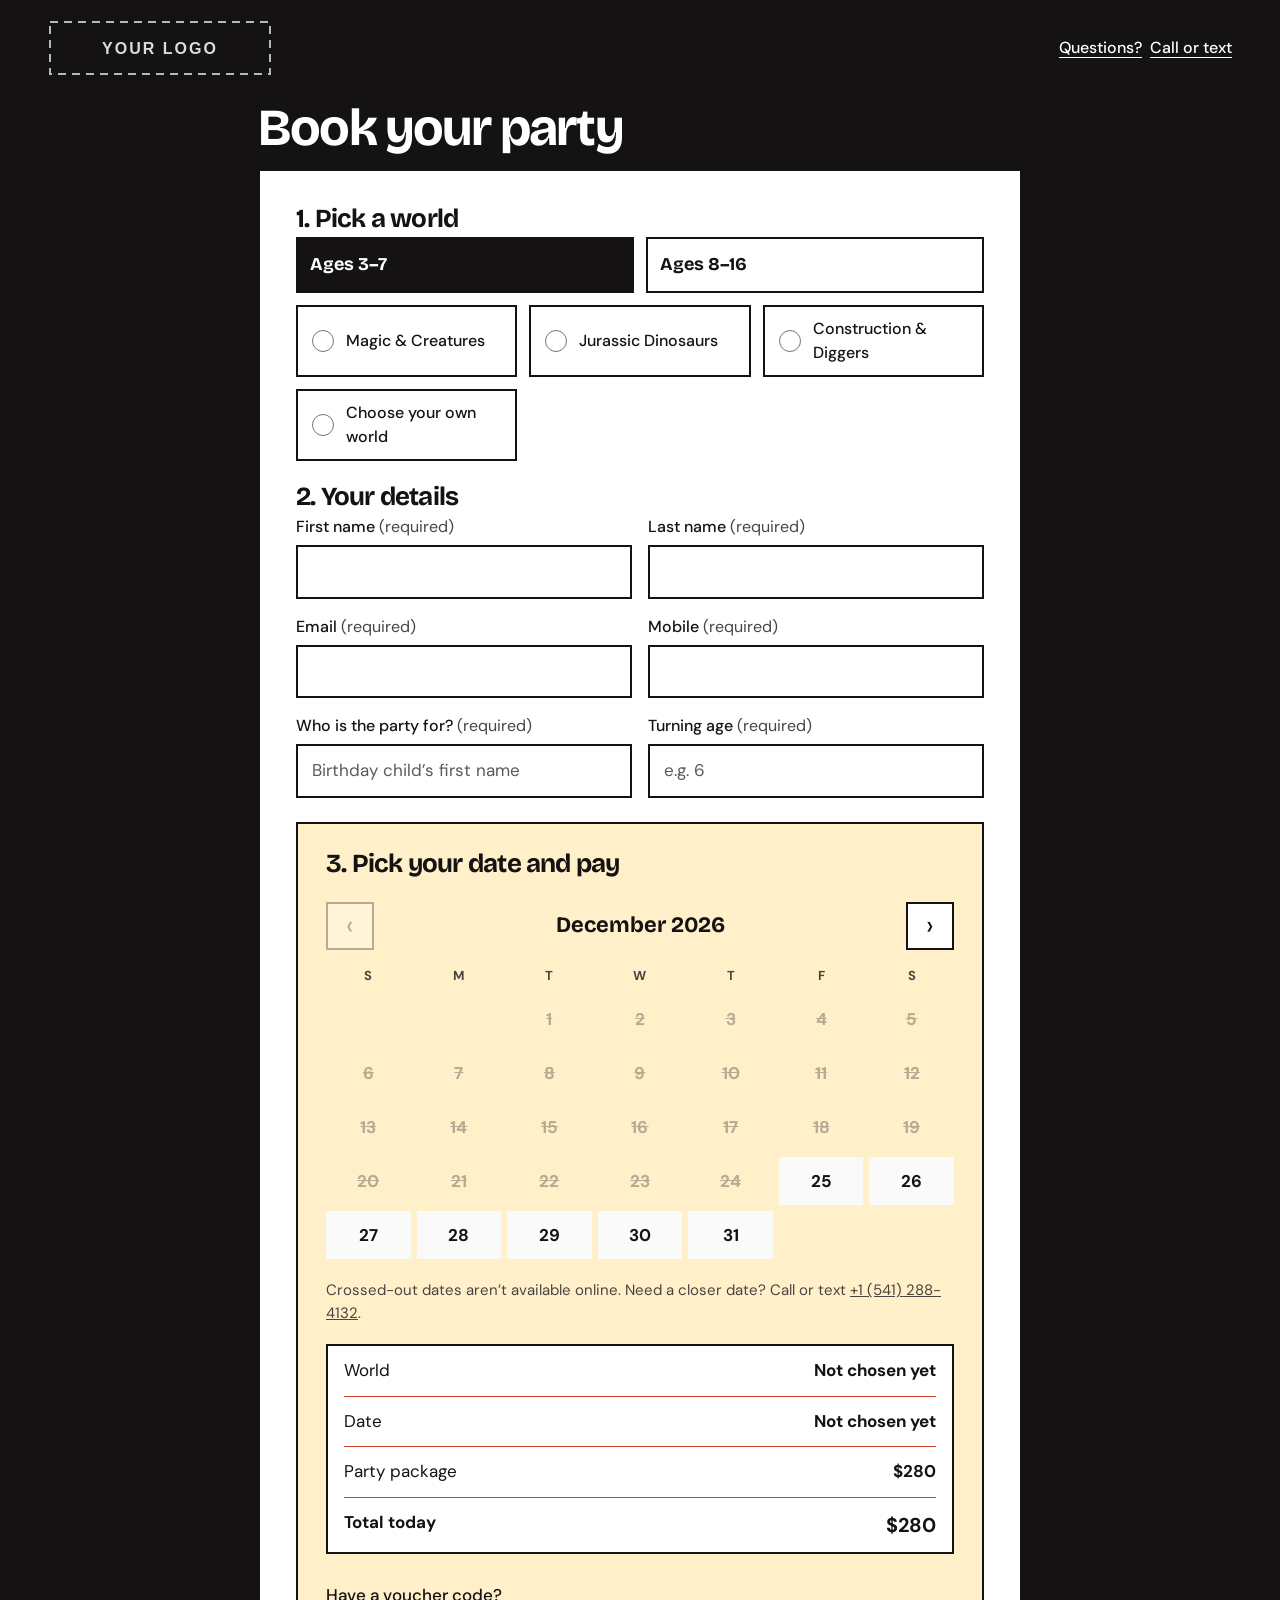
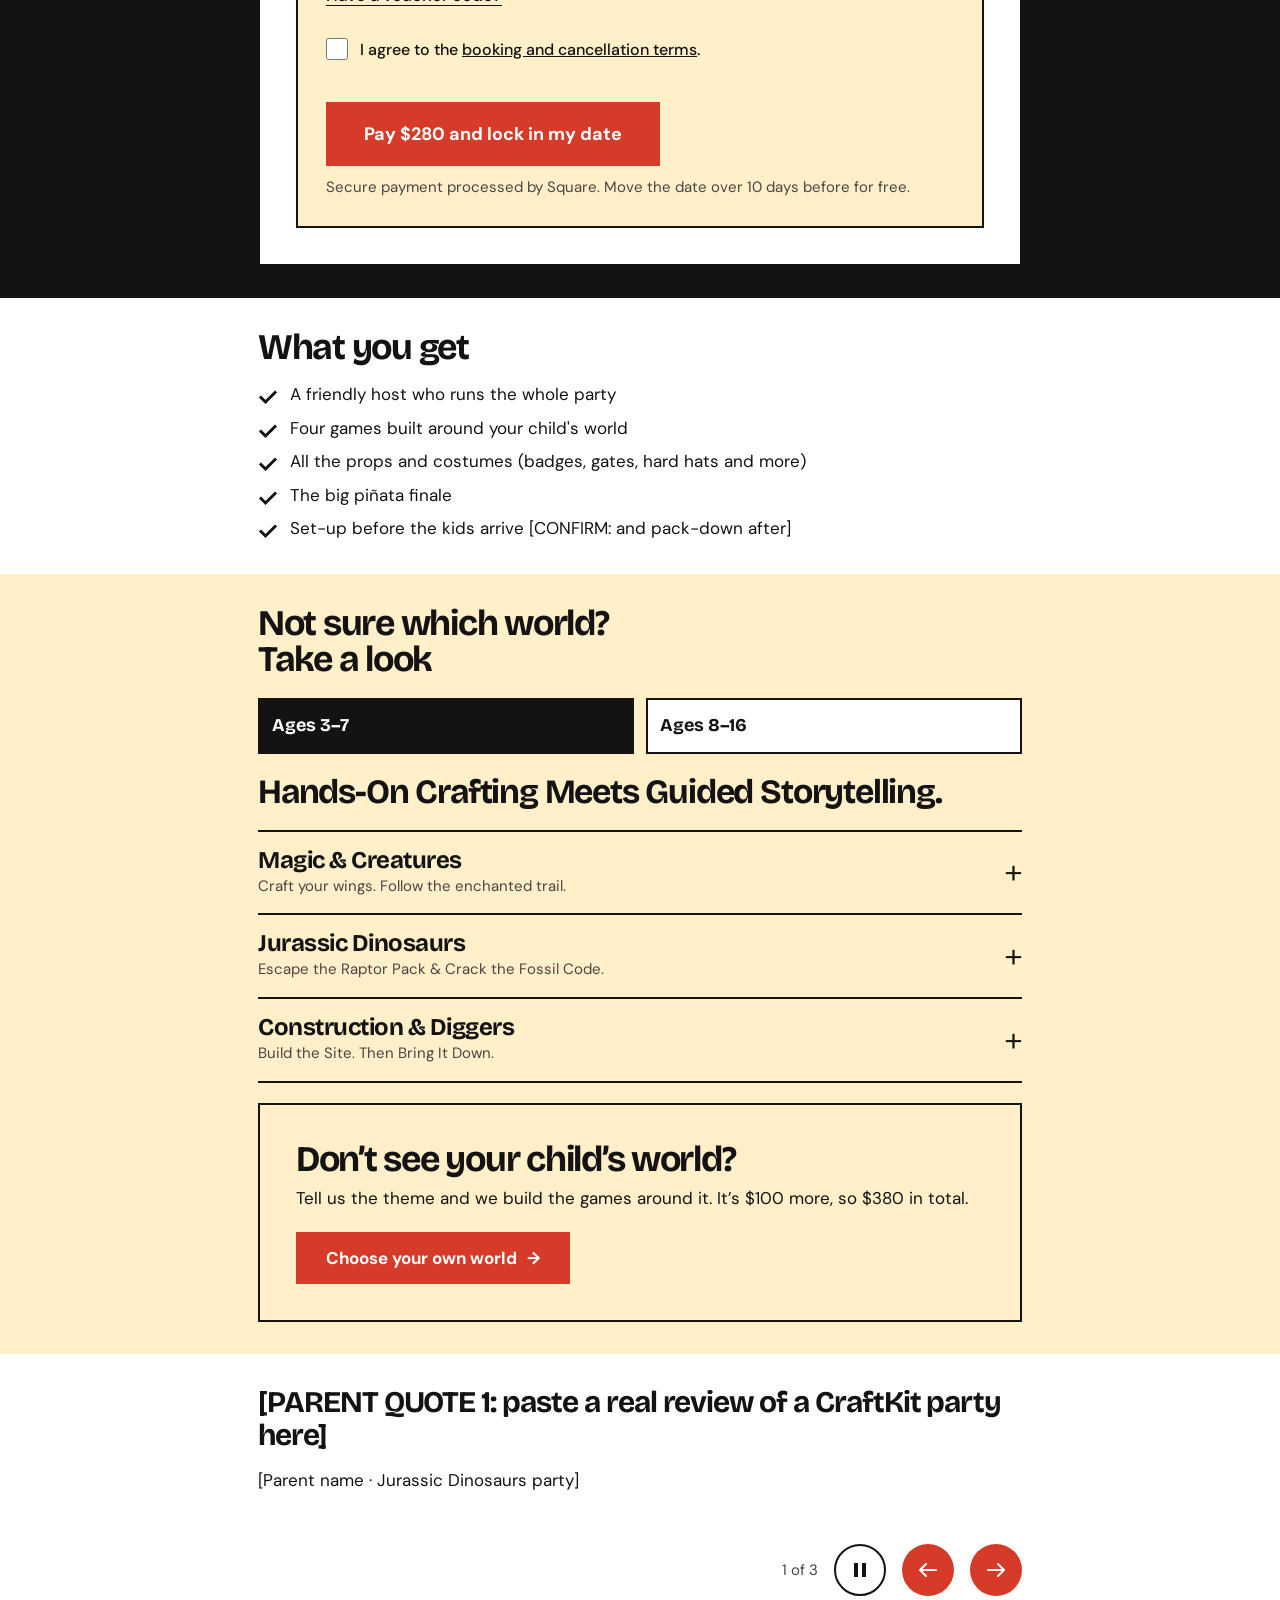
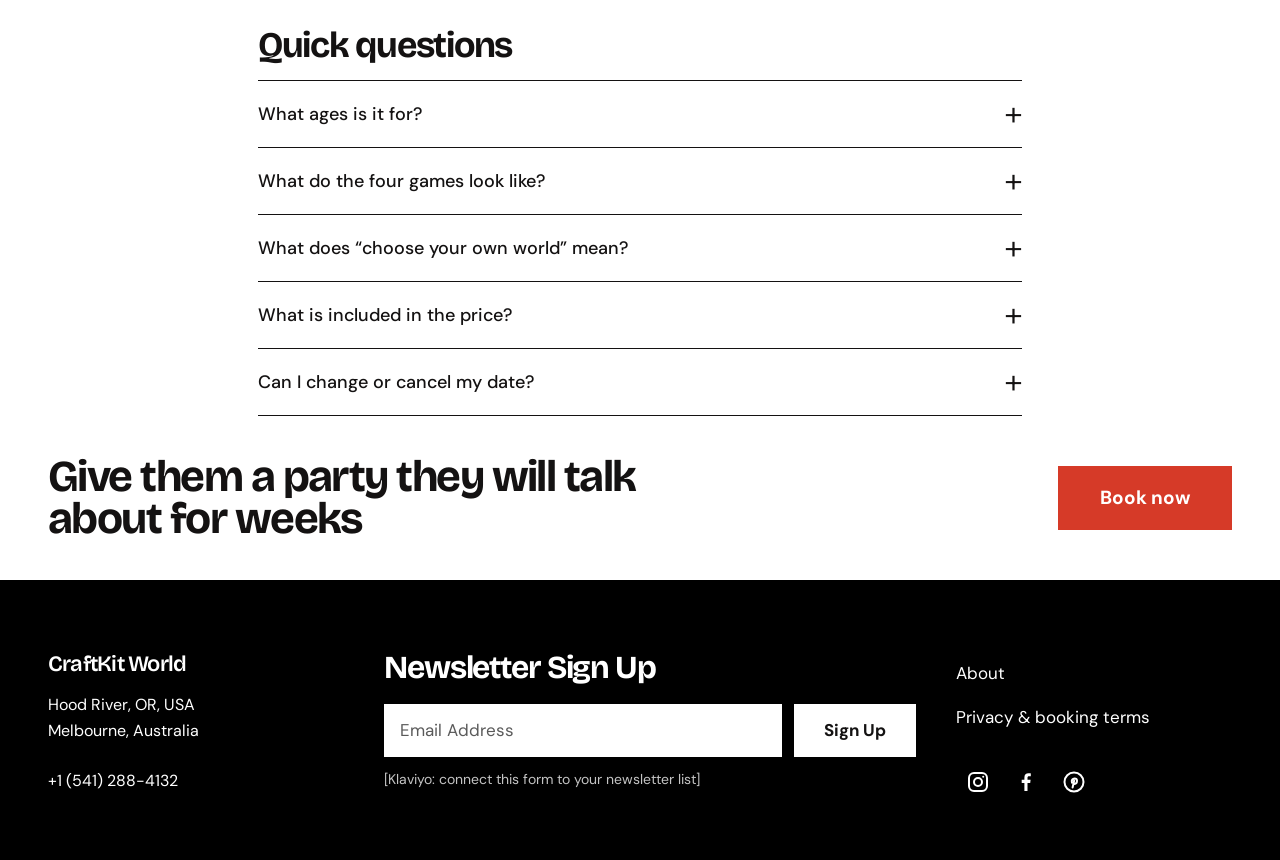
<file: book.html>
<!DOCTYPE html>
<html lang="en" class="en-theme-craftkit">
<head>
<meta charset="utf-8">
<meta name="viewport" content="width=device-width, initial-scale=1">
<title>Book your CraftKit party</title>
<meta name="description" content="Pick a world, pick a date and book your CraftKit adventure party from $280.">
<meta name="robots" content="noindex">

<!-- Fonts -->
<link rel="preconnect" href="https://fonts.googleapis.com">
<link rel="preconnect" href="https://fonts.gstatic.com" crossorigin>
<link href="https://fonts.googleapis.com/css2?family=Bricolage+Grotesque:wght@600;700;800&family=DM+Sans:wght@400;500;700&display=swap" rel="stylesheet">

<!-- ===== TRACKING PLACEHOLDERS ===== -->
<!-- Google Analytics 4: Measurement ID G-1GNDVHWLN3 -->
<script async src="https://www.googletagmanager.com/gtag/js?id=G-1GNDVHWLN3"></script>
<script>
  window.dataLayer = window.dataLayer || [];
  function gtag(){ dataLayer.push(arguments); }
  gtag('js', new Date());
  gtag('config', 'G-1GNDVHWLN3');
</script>
<!-- Meta Pixel: CraftKit's pixel 1352773986467388 -->
<script>
  !function(f,b,e,v,n,t,s){if(f.fbq)return;n=f.fbq=function(){n.callMethod?
  n.callMethod.apply(n,arguments):n.queue.push(arguments)};if(!f._fbq)f._fbq=n;
  n.push=n;n.loaded=!0;n.version='2.0';n.queue=[];t=b.createElement(e);t.async=!0;
  t.src=v;s=b.getElementsByTagName(e)[0];s.parentNode.insertBefore(t,s)}(window,
  document,'script','https://connect.facebook.net/en_US/fbevents.js');
  fbq('init', '1352773986467388');
  fbq('track', 'PageView');
</script>
<noscript><img height="1" width="1" style="display:none" src="https://www.facebook.com/tr?id=1352773986467388&ev=PageView&noscript=1"/></noscript>
<!-- Klaviyo onsite JS: Public API Key / Company ID VXJc2z -->
<script async type="text/javascript" src="https://static.klaviyo.com/onsite/js/klaviyo.js?company_id=VXJc2z"></script>
<script>
/* Tracking helpers. Safe if GA4 or Klaviyo are not installed yet.
   Set window.CK_DEBUG = true in the browser console to log every event.
   Events: cta_click, select_world, begin_checkout, apply_promotion, generate_lead, sign_up, purchase, email_pick, select_waitlist_path */
(function () {
  var KEYS = ['utm_source', 'utm_medium', 'utm_campaign', 'utm_content', 'utm_term'];
  function utm() {
    var o = {};
    try {
      var q = new URLSearchParams(location.search);
      KEYS.forEach(function (k) {
        var v = q.get(k);
        try {
          if (v) { sessionStorage.setItem('ck_' + k, v); o[k] = v; }
          else { var sv = sessionStorage.getItem('ck_' + k); if (sv) o[k] = sv; }
        } catch (e) { if (v) o[k] = v; }
      });
    } catch (e) {}
    return o;
  }
  window.ckTrack = function (name, params) {
    try {
      var p = Object.assign({ page_title: document.title }, utm(), params || {});
      if (window.gtag) window.gtag('event', name, p);                          // GA4
      var metaEvent = { generate_lead: 'Lead', sign_up: 'CompleteRegistration', begin_checkout: 'InitiateCheckout', purchase: 'Purchase' }[name];
      if (window.fbq && metaEvent) fbq('track', metaEvent, { value: p.value, currency: p.currency || 'USD' });   // Meta Pixel
      (window._learnq = window._learnq || []).push(['track', name, p]);        // Klaviyo
      if (window.CK_DEBUG) console.log('[track]', name, p);
    } catch (e) {}
  };
  window.ckIdentify = function (props) {
    try {
      if (props && props.$email) (window._learnq = window._learnq || []).push(['identify', props]);   // Klaviyo profile
      if (window.CK_DEBUG) console.log('[identify]', props);
    } catch (e) {}
  };
  // Any element with data-track="some_id" reports a cta_click automatically.
  document.addEventListener('click', function (e) {
    var el = e.target.closest ? e.target.closest('[data-track]') : null;
    if (!el) return;
    window.ckTrack('cta_click', { cta_id: el.getAttribute('data-track'), cta_text: (el.textContent || '').trim().slice(0, 60) });
  });
  utm();
})();
</script>
<!-- ===== END TRACKING ===== -->

<!-- Theme variables, then the shared compiled Tailwind stylesheet (one for all pages) -->
<link rel="stylesheet" href="eds-theme/craftkit-theme.css">
<link rel="stylesheet" href="craftkit.css">
</head>
<body>
<a class="skip" href="#book">Skip to booking</a>

<script src="craftkit-chrome.js" data-part="header" data-variant="sms"></script>

<main id="main">

  <!-- BOOKING FIRST -->
  <section id="book" aria-label="Book your party" class="bg-ink text-white pt-2 pb-8 scroll-mt-0">
    <div class="wrap grid gap-4 max-w-[860px]">
      <h1 class="text-[clamp(32px,6vw,52px)] leading-[.95]" data-copy="sms.title">Book your party</h1>
      <div aria-live="polite">
      <div data-ck="booking-card" data-title="Book your party" data-compact="true"></div>
      </div>
    </div>
  </section>

  <!-- WHAT YOU GET -->
  <section aria-labelledby="inc-h" class="py-8">
    <div class="wrap grid gap-4 max-w-[860px]">
      <h2 id="inc-h" class="text-[clamp(26px,3.4vw,36px)] leading-none">What you get</h2>
      <ul class="grid gap-2 list-none m-0 p-0 text-[17px]" data-ck="party-includes"></ul>
    </div>
  </section>

  <!-- WORLDS (compact) -->
  <section aria-labelledby="w-h" class="bg-tint py-8">
    <div class="wrap grid gap-5 max-w-[860px]">
      <h2 id="w-h" class="text-[clamp(26px,3.4vw,36px)] leading-none" data-copy="sms.worlds.heading">Not sure which world?<br>Take a look</h2>
      <div data-ck="tier-toggle" data-compact="true"></div>
      <div data-ck="tier-intro" data-compact="true"></div>
      <div data-ck="world-accordion" data-gallery="carousel" class="bg-tint"></div>
      <div data-ck="custom-callout" data-compact="true"></div>
    </div>
  </section>

  <!-- TESTIMONIALS (shared with the Meta page) -->
  <section aria-label="What parents say" class="py-8">
    <div class="wrap max-w-[860px]" data-ck="quotes" data-compact="true"></div>
  </section>

  <!-- FAQ -->
  <section aria-labelledby="faq-h" class="pb-8">
    <div class="wrap max-w-[860px] grid gap-4">
      <h2 id="faq-h" class="text-[clamp(26px,3.4vw,36px)] leading-none">Quick questions</h2>
      <div class="faq" data-ck="faq" data-compact="true"></div>
    </div>
  </section>

  <!-- FINAL CTA (shared) -->
  <section aria-label="Book now" class="pt-2 pb-10">
    <div data-ck="final-cta" data-compact="true"></div>
  </section>

</main>

<script src="craftkit-chrome.js" data-part="footer"></script>

<div class="stickybar" id="stickybar"><a class="btn btn-coral" href="#book" data-track="sms_back_to_booking">Back to booking <span aria-hidden="true">↑</span></a></div>
<script>
(function () {
  var s = document.getElementById("stickybar"), b = document.getElementById("book");
  if (!s || !b || !("IntersectionObserver" in window)) return;
  new IntersectionObserver(function (e) { s.style.display = e[0].isIntersecting ? "none" : ""; }, { threshold: 0.05 }).observe(b);
})();
</script>

<script src="craftkit-sections.js"></script>
<script src="craftkit-products.js"></script>
<script src="craftkit-memory.js"></script>
<script src="craftkit-booking.js"></script>
<script>
(function () {
  var $ = function (s) { return document.querySelector(s); };
  /* ---- Footer newsletter (placeholder: connect to Klaviyo) ---- */
  $('#news-form').addEventListener('submit', function (e) {
    e.preventDefault();
    ckIdentify({ $email: String(this.elements.email.value || '').trim(), ck_source: 'footer_newsletter' });
    ckTrack('sign_up', { method: 'footer_newsletter' });
    this.classList.add('hidden');
    $('#news-done').classList.remove('hidden');
  });
})();
</script>
</body>
</html>
</file>
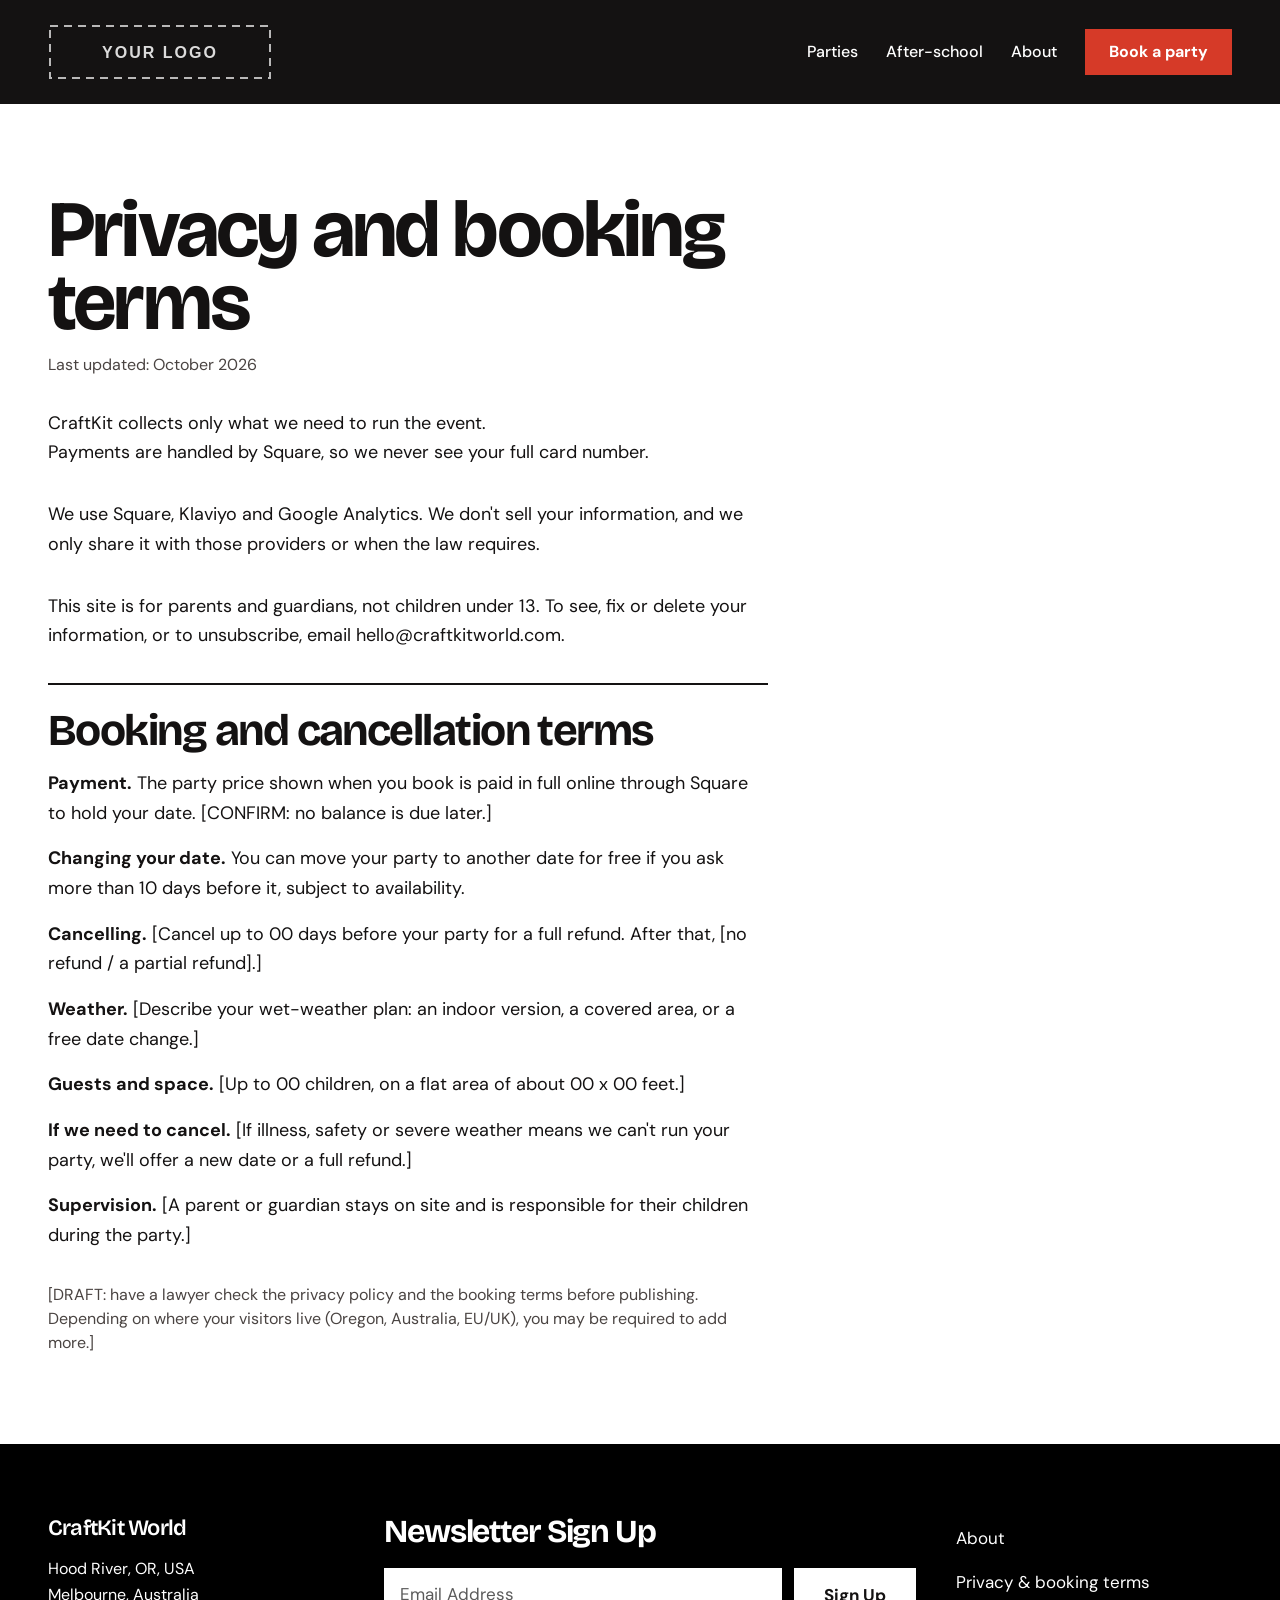
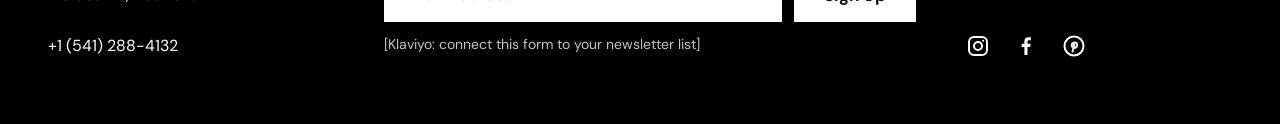
<file: privacy.html>
<!DOCTYPE html>
<html lang="en" class="en-theme-craftkit">
<head>
<meta charset="utf-8">
<meta name="viewport" content="width=device-width, initial-scale=1">
<title>CraftKit Privacy and Booking Terms</title>

<!-- Fonts -->
<link rel="preconnect" href="https://fonts.googleapis.com">
<link rel="preconnect" href="https://fonts.gstatic.com" crossorigin>
<link href="https://fonts.googleapis.com/css2?family=Bricolage+Grotesque:wght@600;700;800&family=DM+Sans:wght@400;500;700&display=swap" rel="stylesheet">

<!-- ===== TRACKING PLACEHOLDERS ===== -->
<!-- Google Analytics 4: Measurement ID G-1GNDVHWLN3 -->
<script async src="https://www.googletagmanager.com/gtag/js?id=G-1GNDVHWLN3"></script>
<script>
  window.dataLayer = window.dataLayer || [];
  function gtag(){ dataLayer.push(arguments); }
  gtag('js', new Date());
  gtag('config', 'G-1GNDVHWLN3');
</script>
<!-- Meta Pixel: CraftKit's pixel 1352773986467388 -->
<script>
  !function(f,b,e,v,n,t,s){if(f.fbq)return;n=f.fbq=function(){n.callMethod?
  n.callMethod.apply(n,arguments):n.queue.push(arguments)};if(!f._fbq)f._fbq=n;
  n.push=n;n.loaded=!0;n.version='2.0';n.queue=[];t=b.createElement(e);t.async=!0;
  t.src=v;s=b.getElementsByTagName(e)[0];s.parentNode.insertBefore(t,s)}(window,
  document,'script','https://connect.facebook.net/en_US/fbevents.js');
  fbq('init', '1352773986467388');
  fbq('track', 'PageView');
</script>
<noscript><img height="1" width="1" style="display:none" src="https://www.facebook.com/tr?id=1352773986467388&ev=PageView&noscript=1"/></noscript>
<!-- Klaviyo onsite JS: Public API Key / Company ID VXJc2z -->
<script async type="text/javascript" src="https://static.klaviyo.com/onsite/js/klaviyo.js?company_id=VXJc2z"></script>
<script>
/* Tracking helpers. Safe if GA4 or Klaviyo are not installed yet.
   Set window.CK_DEBUG = true in the browser console to log every event.
   Events: cta_click, select_world, begin_checkout, apply_promotion, generate_lead, sign_up, purchase, email_pick, select_waitlist_path */
(function () {
  var KEYS = ['utm_source', 'utm_medium', 'utm_campaign', 'utm_content', 'utm_term'];
  function utm() {
    var o = {};
    try {
      var q = new URLSearchParams(location.search);
      KEYS.forEach(function (k) {
        var v = q.get(k);
        try {
          if (v) { sessionStorage.setItem('ck_' + k, v); o[k] = v; }
          else { var sv = sessionStorage.getItem('ck_' + k); if (sv) o[k] = sv; }
        } catch (e) { if (v) o[k] = v; }
      });
    } catch (e) {}
    return o;
  }
  window.ckTrack = function (name, params) {
    try {
      var p = Object.assign({ page_title: document.title }, utm(), params || {});
      if (window.gtag) window.gtag('event', name, p);                          // GA4
      var metaEvent = { generate_lead: 'Lead', sign_up: 'CompleteRegistration', begin_checkout: 'InitiateCheckout', purchase: 'Purchase' }[name];
      if (window.fbq && metaEvent) fbq('track', metaEvent, { value: p.value, currency: p.currency || 'USD' });   // Meta Pixel
      (window._learnq = window._learnq || []).push(['track', name, p]);        // Klaviyo
      if (window.CK_DEBUG) console.log('[track]', name, p);
    } catch (e) {}
  };
  window.ckIdentify = function (props) {
    try {
      if (props && props.$email) (window._learnq = window._learnq || []).push(['identify', props]);   // Klaviyo profile
      if (window.CK_DEBUG) console.log('[identify]', props);
    } catch (e) {}
  };
  // Any element with data-track="some_id" reports a cta_click automatically.
  document.addEventListener('click', function (e) {
    var el = e.target.closest ? e.target.closest('[data-track]') : null;
    if (!el) return;
    window.ckTrack('cta_click', { cta_id: el.getAttribute('data-track'), cta_text: (el.textContent || '').trim().slice(0, 60) });
  });
  utm();
})();
</script>
<!-- ===== END TRACKING ===== -->

<!-- Theme variables, then the shared compiled Tailwind stylesheet (one for all pages) -->
<link rel="stylesheet" href="eds-theme/craftkit-theme.css">
<link rel="stylesheet" href="craftkit.css">
</head>

<body>
<a class="skip" href="#main">Skip to main content</a>

<script src="craftkit-chrome.js" data-part="header" data-variant="solid" data-page="none" data-cta="index.html#book"></script>

<main id="main">
  <section class="py-[clamp(48px,7vw,96px)]">
    <div class="wrap">
      <div class="max-w-[40em] grid gap-8 text-[18px] leading-[1.65]">
        <div class="grid gap-3">
          <h1 id="priv-h" class="text-[clamp(44px,7vw,80px)] leading-[.92]">Privacy and booking terms</h1>
          <p class="text-base text-muted">Last updated: October 2026</p>
        </div>
        <p>CraftKit collects only what we need to run the event.<br>Payments are handled by Square, so we never see your full card number.</p>
        <p>We use Square, Klaviyo and Google Analytics. We don't sell your information, and we only share it with those providers or when the law requires.</p>
        <p>This site is for parents and guardians, not children under 13. To see, fix or delete your information, or to unsubscribe, email hello@craftkitworld.com.</p>
        <div id="terms" class="grid gap-4 scroll-mt-6 pt-6 border-t-2 border-ink">
          <h2 class="text-[clamp(30px,4vw,44px)] leading-none">Booking and cancellation terms</h2>
          <p><strong>Payment.</strong> The party price shown when you book is paid in full online through Square to hold your date. [CONFIRM: no balance is due later.]</p>
          <p><strong>Changing your date.</strong> You can move your party to another date for free if you ask more than 10 days before it, subject to availability.</p>
          <p><strong>Cancelling.</strong> [Cancel up to 00 days before your party for a full refund. After that, [no refund / a partial refund].]</p>
          <p><strong>Weather.</strong> [Describe your wet-weather plan: an indoor version, a covered area, or a free date change.]</p>
          <p><strong>Guests and space.</strong> [Up to 00 children, on a flat area of about 00 x 00 feet.]</p>
          <p><strong>If we need to cancel.</strong> [If illness, safety or severe weather means we can't run your party, we'll offer a new date or a full refund.]</p>
          <p><strong>Supervision.</strong> [A parent or guardian stays on site and is responsible for their children during the party.]</p>
        </div>
        <p class="text-base text-muted">[DRAFT: have a lawyer check the privacy policy and the booking terms before publishing. Depending on where your visitors live (Oregon, Australia, EU/UK), you may be required to add more.]</p>
      </div>
    </div>
  </section>
</main>

<script src="craftkit-chrome.js" data-part="footer"></script>

<script>
(function () {
  var f = document.getElementById('news-form');
  if (!f) return;
  f.addEventListener('submit', function (e) {
    e.preventDefault();
    var em = f.elements.email ? String(f.elements.email.value || '').trim() : '';
    if (window.ckIdentify) ckIdentify({ $email: em, ck_source: 'footer_newsletter' });
    if (window.ckSubscribe) ckSubscribe('QS6Pim', { email: em });
    if (window.ckTrack) ckTrack('sign_up', { method: 'footer_newsletter' });
    f.classList.add('hidden');
    document.getElementById('news-done').classList.remove('hidden');
  });
})();
</script>
</body>
</html>
</file>
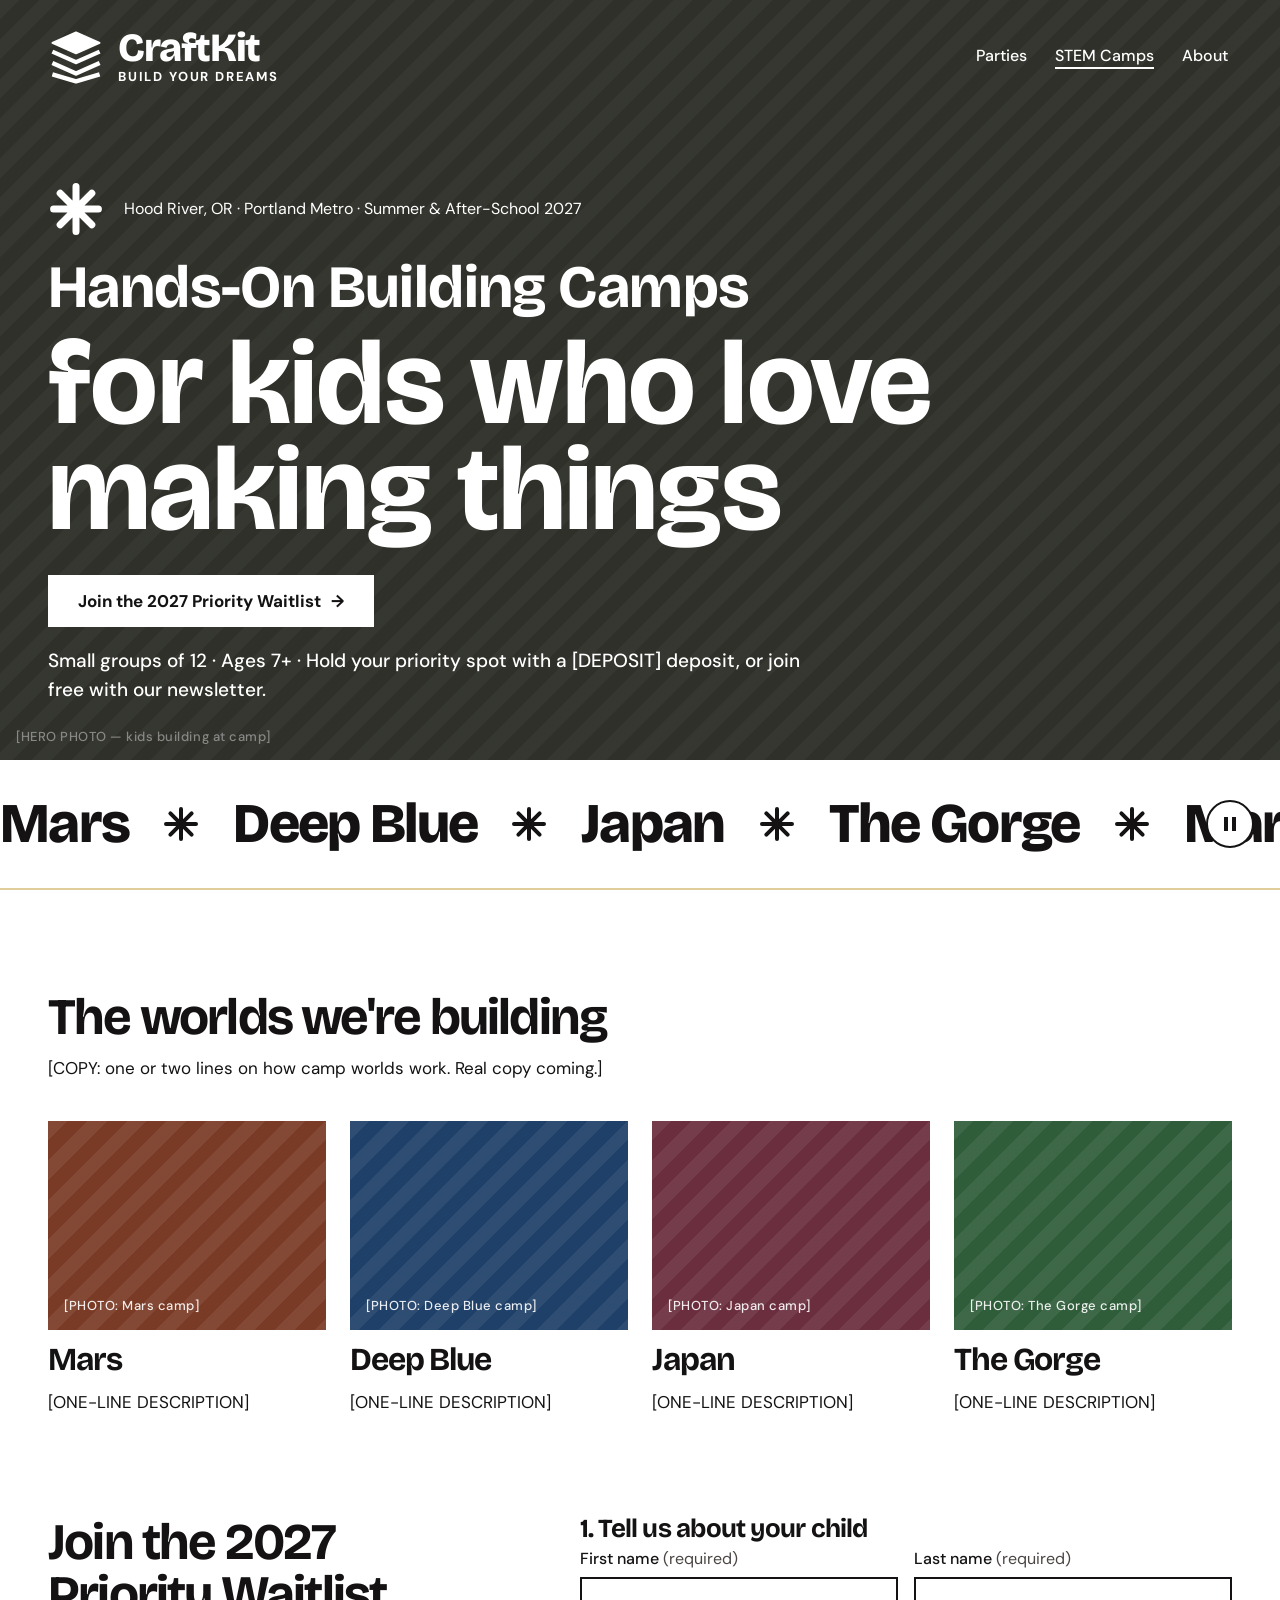
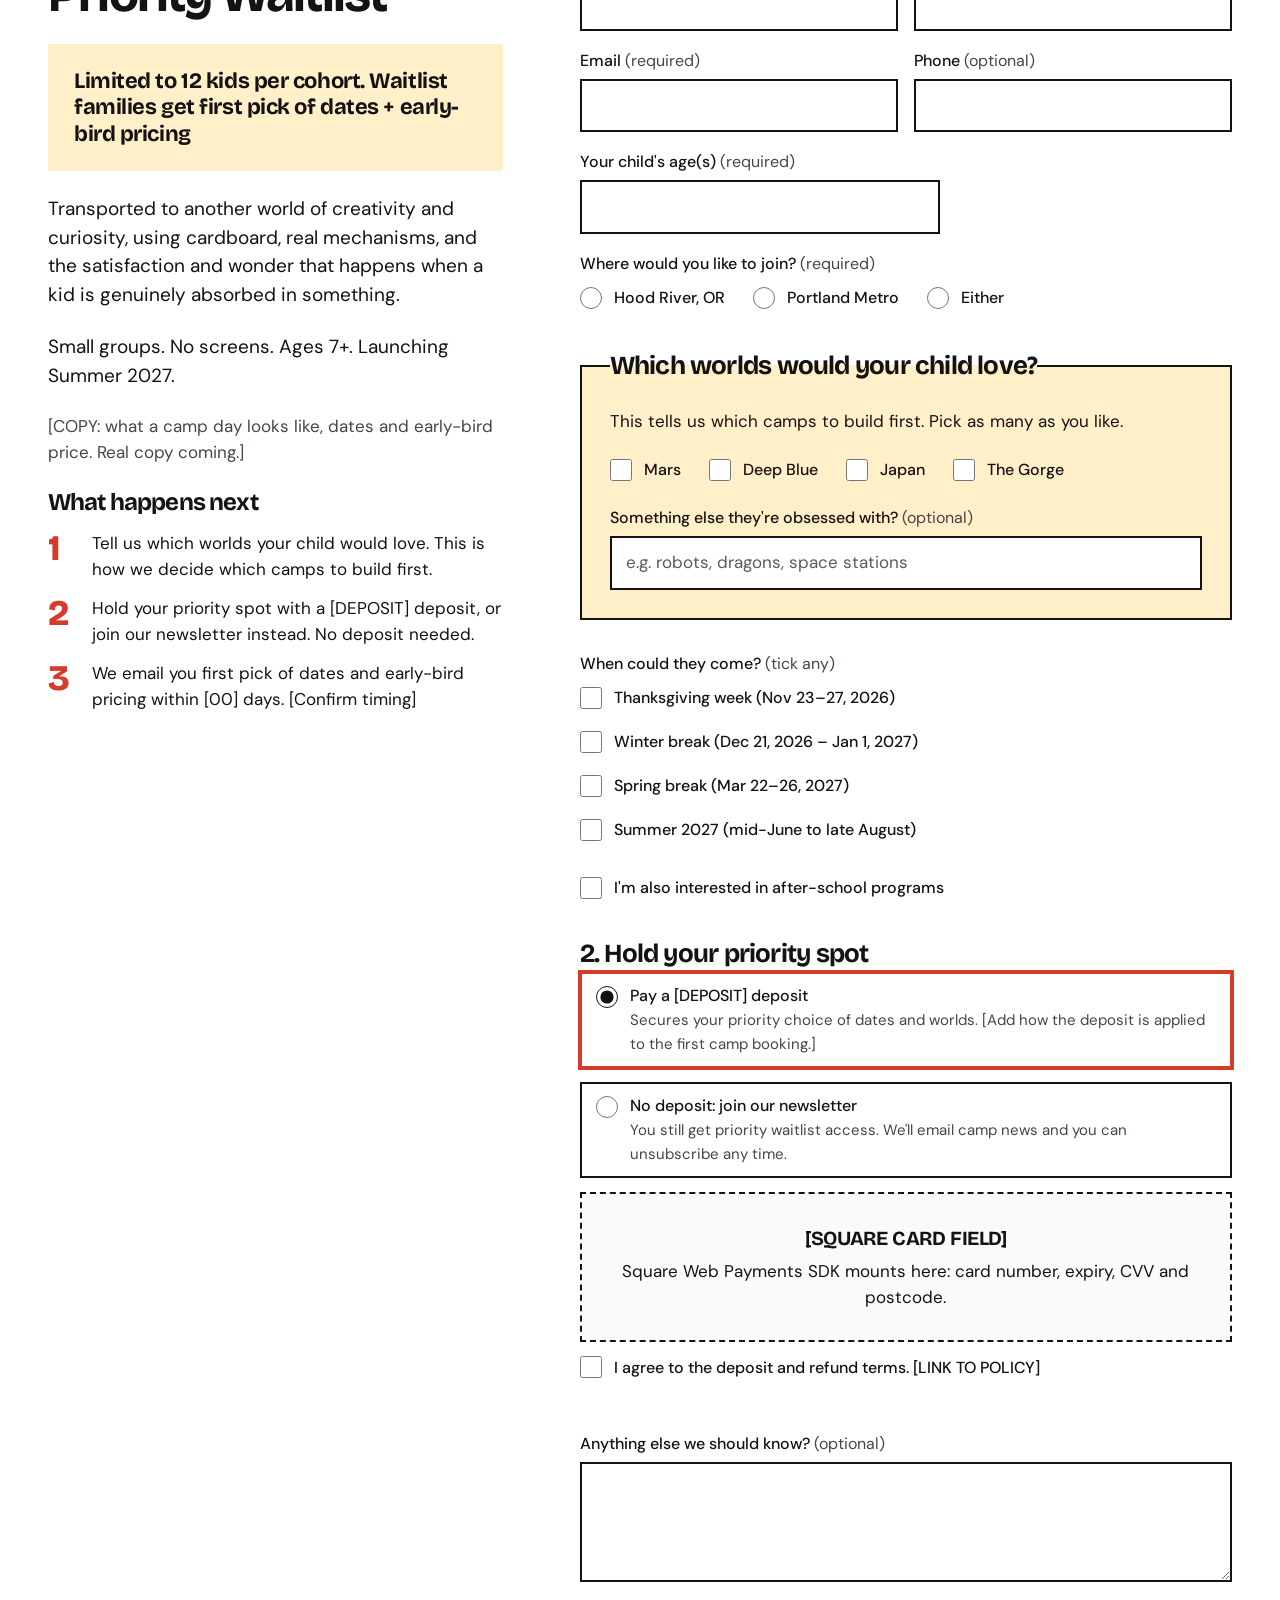
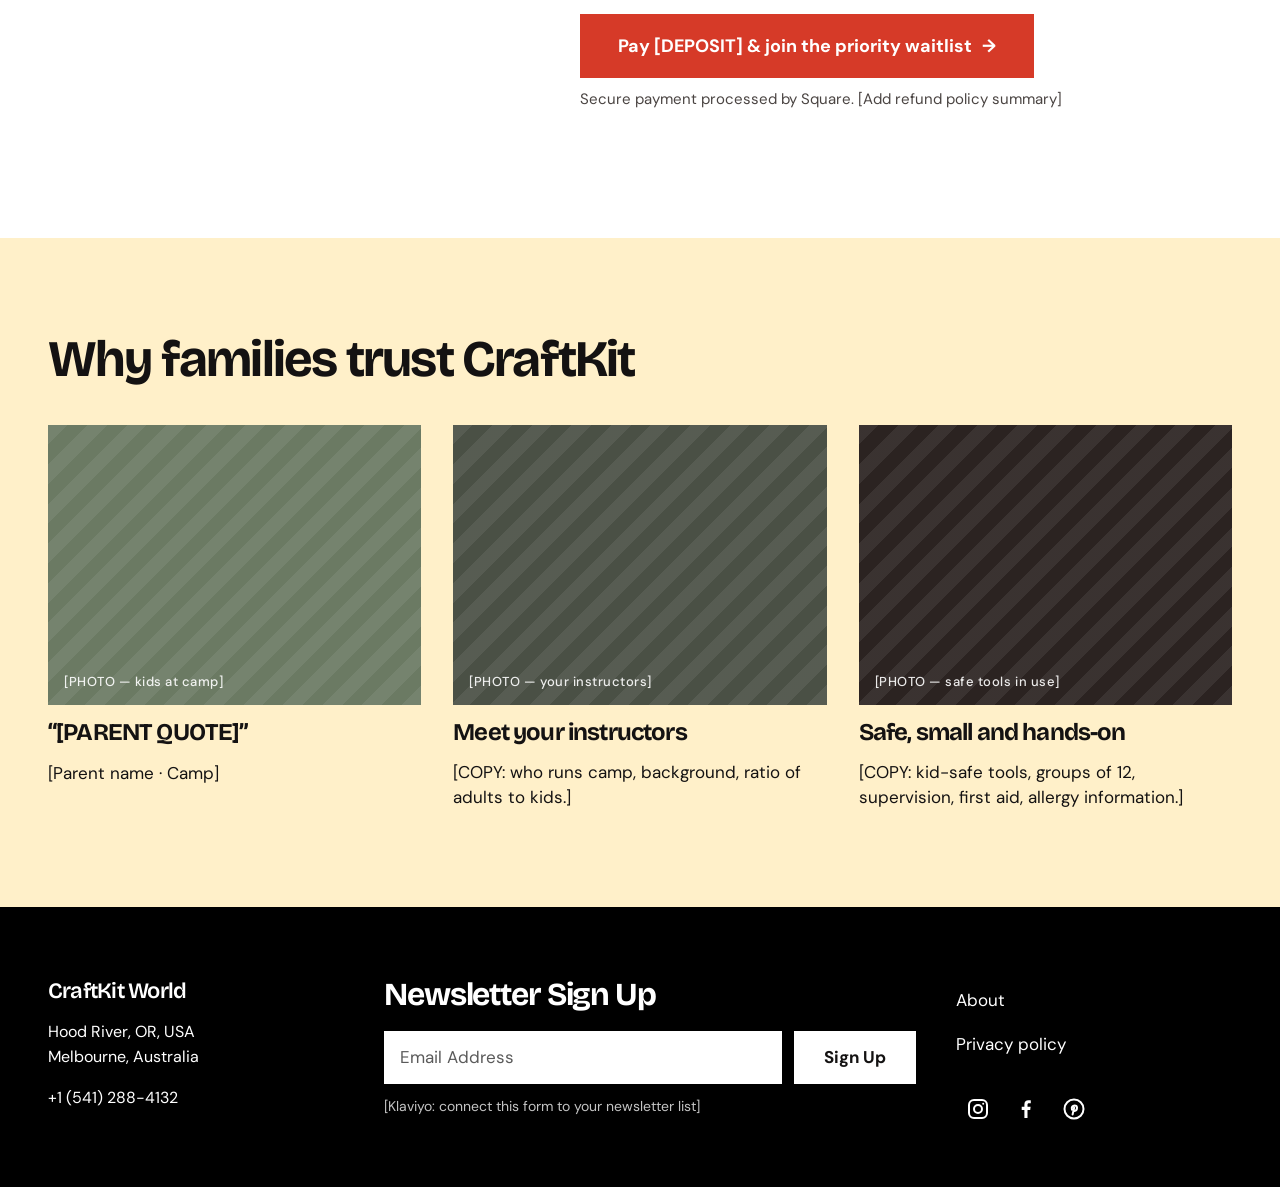
<file: stem-camps.html>
<!DOCTYPE html>
<html lang="en" class="en-theme-craftkit">
<head>
<meta charset="utf-8">
<meta name="viewport" content="width=device-width, initial-scale=1">
<meta name="robots" content="noindex">
<!-- DRAFT: paused. Not linked from the main site. Reworded copy lives in after-school.html. -->
<title>CraftKit STEM Camps Waitlist</title>

<!-- Fonts -->
<link rel="preconnect" href="https://fonts.googleapis.com">
<link rel="preconnect" href="https://fonts.gstatic.com" crossorigin>
<link href="https://fonts.googleapis.com/css2?family=Bricolage+Grotesque:wght@600;700;800&family=DM+Sans:wght@400;500;700&display=swap" rel="stylesheet">

<!-- ===== TRACKING PLACEHOLDERS ===== -->
<!-- Google Analytics 4: replace G-XXXXXXXXXX with your Measurement ID -->
<script async src="https://www.googletagmanager.com/gtag/js?id=G-XXXXXXXXXX"></script>
<script>
  window.dataLayer = window.dataLayer || [];
  function gtag(){ dataLayer.push(arguments); }
  gtag('js', new Date());
  gtag('config', 'G-XXXXXXXXXX');
</script>
<!-- Klaviyo onsite JS: replace YOUR_KLAVIYO_PUBLIC_API_KEY (your 6-character Public API Key / Company ID) -->
<script async type="text/javascript" src="https://static.klaviyo.com/onsite/js/klaviyo.js?company_id=YOUR_KLAVIYO_PUBLIC_API_KEY"></script>
<script>
/* Tracking helpers. Safe if GA4 or Klaviyo are not installed yet.
   Set window.CK_DEBUG = true in the browser console to log every event.
   Events: cta_click, select_world, begin_checkout, apply_promotion, generate_lead, sign_up, purchase, email_pick, select_waitlist_path */
(function () {
  var KEYS = ['utm_source', 'utm_medium', 'utm_campaign', 'utm_content', 'utm_term'];
  function utm() {
    var o = {};
    try {
      var q = new URLSearchParams(location.search);
      KEYS.forEach(function (k) {
        var v = q.get(k);
        try {
          if (v) { sessionStorage.setItem('ck_' + k, v); o[k] = v; }
          else { var sv = sessionStorage.getItem('ck_' + k); if (sv) o[k] = sv; }
        } catch (e) { if (v) o[k] = v; }
      });
    } catch (e) {}
    return o;
  }
  window.ckTrack = function (name, params) {
    try {
      var p = Object.assign({ page_title: document.title }, utm(), params || {});
      if (window.gtag) window.gtag('event', name, p);                          // GA4
      (window._learnq = window._learnq || []).push(['track', name, p]);        // Klaviyo
      if (window.CK_DEBUG) console.log('[track]', name, p);
    } catch (e) {}
  };
  window.ckIdentify = function (props) {
    try {
      if (props && props.$email) (window._learnq = window._learnq || []).push(['identify', props]);   // Klaviyo profile
      if (window.CK_DEBUG) console.log('[identify]', props);
    } catch (e) {}
  };
  // Any element with data-track="some_id" reports a cta_click automatically.
  document.addEventListener('click', function (e) {
    var el = e.target.closest ? e.target.closest('[data-track]') : null;
    if (!el) return;
    window.ckTrack('cta_click', { cta_id: el.getAttribute('data-track'), cta_text: (el.textContent || '').trim().slice(0, 60) });
  });
  utm();
})();
</script>
<!-- ===== END TRACKING ===== -->

<!-- Theme variables, then the shared compiled Tailwind stylesheet (one for all pages) -->
<link rel="stylesheet" href="eds-theme/craftkit-theme.css">
<link rel="stylesheet" href="craftkit.css">
</head>

<body>
<a class="skip" href="#main">Skip to main content</a>

<header class="absolute top-0 inset-x-0 z-10 text-white">
  <div class="wrap flex flex-wrap items-center justify-between gap-x-6 gap-y-2 pt-7">
    <a href="index.html" aria-label="CraftKit, build your dreams. Home" class="flex items-center gap-[14px] no-underline text-white">
      <svg width="56" height="56" viewBox="0 0 64 64" aria-hidden="true" fill="currentColor" stroke="currentColor" stroke-linejoin="round"><path d="M32 5 59 17 32 29 5 17Z" stroke-width="2"/><path d="M5 27l27 12 27-12" fill="none" stroke-width="5"/><path d="M5 40l27 12 27-12" fill="none" stroke-width="5"/><path d="M5 53l27 8 27-8" fill="none" stroke-width="5"/></svg>
      <span class="flex flex-col gap-1"><span class="display text-[40px] font-extrabold leading-[.9]">CraftKit</span><span class="text-[13px] font-bold tracking-[.14em] leading-none">BUILD YOUR DREAMS</span></span>
    </a>
    <div class="flex flex-wrap items-center gap-x-6 gap-y-2">
      <nav class="nav flex flex-wrap gap-x-5" aria-label="Main">
        <a href="index.html" data-track="nav_parties">Parties</a>
        <a href="stem-camps.html" aria-current="page">STEM Camps</a>
        <a href="about.html">About</a>
      </nav>
    </div>
  </div>
</header>

<main id="main">

  <!-- HERO -->
  <section aria-labelledby="hero-h" class="relative isolate min-h-[760px] flex flex-col justify-end text-white bg-hero">
    <div class="ph absolute inset-0 -z-20" role="img" aria-label="Photo placeholder: kids building with cardboard at a camp" style="--ph:var(--en-theme-photo-slate)"><span>[HERO PHOTO — kids building at camp]</span></div>
    <div aria-hidden="true" class="absolute inset-0 -z-10 bg-overlay"></div>
    <div class="wrap w-full pt-40 pb-14 flex flex-col gap-5">
      <div class="flex items-center gap-5 flex-wrap">
        <svg width="56" height="56" viewBox="0 0 40 40" aria-hidden="true" fill="none" stroke="currentColor" stroke-width="5" stroke-linecap="round"><path d="M20 4v32M4 20h32M8.7 8.7l22.6 22.6M31.3 8.7L8.7 31.3"/></svg>
        <p class="text-base">Hood River, OR · Portland Metro · Summer &amp; After-School 2027</p>
      </div>
      <div class="flex flex-wrap items-end justify-between gap-8">
        <h1 id="hero-h" class="basis-full max-w-none"><span class="block text-[clamp(34px,5vw,60px)] leading-none">Hands-On Building Camps</span><span class="block text-[clamp(52px,9.5vw,120px)] leading-[.88] mt-[14px]">for kids who love making things</span></h1>
        <a class="btn btn-white" href="#waitlist" data-track="hero_join_waitlist">Join the 2027 Priority Waitlist <span aria-hidden="true">→</span></a>
      </div>
      <p class="text-[19px] font-medium max-w-[760px]">Small groups of 12 · Ages 7+ · Hold your priority spot with a [DEPOSIT] deposit, or join free with our newsletter.</p>
    </div>
  </section>

  <!-- TICKER -->
  <div class="relative border-b-2 border-rule bg-white overflow-hidden">
    <div class="marquee-track" id="marquee">
      <ul class="mq" id="mq-source" data-ck="camp-ticker"></ul>
      <!-- an aria-hidden copy of the list is added here by the script so the loop is seamless -->
    </div>
    <button type="button" id="marquee-toggle" aria-label="Pause scrolling banner" aria-pressed="false"
      class="absolute right-[clamp(12px,2vw,28px)] top-1/2 -translate-y-1/2 w-12 h-12 rounded-full border-2 border-ink bg-white text-ink inline-flex items-center justify-center cursor-pointer p-0">
      <svg class="icon-pause" width="18" height="18" viewBox="0 0 18 18" aria-hidden="true" fill="currentColor"><rect x="3" y="2" width="4" height="14"/><rect x="11" y="2" width="4" height="14"/></svg>
      <svg class="icon-play hidden" width="18" height="18" viewBox="0 0 18 18" aria-hidden="true" fill="currentColor"><path d="M4 2l12 7-12 7z"/></svg>
    </button>
  </div>

  <!-- WORLDS -->
  <section aria-labelledby="worlds-h" class="pt-[clamp(56px,8vw,104px)]">
    <div class="wrap">
      <h2 id="worlds-h" class="text-[clamp(34px,4vw,52px)] leading-none mb-3">The worlds we're building</h2>
      <p class="max-w-[56ch] mb-10">[COPY: one or two lines on how camp worlds work. Real copy coming.]</p>
      <div class="grid grid-cols-1 sm:grid-cols-2 xl:grid-cols-4 gap-x-6 gap-y-8" data-ck="camp-cards"></div>
    </div>
  </section>

  <!-- WAITLIST -->
  <section id="waitlist" aria-labelledby="wait-h" class="pt-[clamp(56px,8vw,104px)] pb-[clamp(72px,10vw,128px)]">
    <div class="wrap flex flex-wrap gap-x-[clamp(32px,6vw,96px)] gap-y-12 items-start">

      <div class="flex-[1_1_300px] grid gap-6 max-w-[460px]">
        <h2 id="wait-h" class="text-[clamp(34px,4vw,52px)] leading-none">Join the 2027 Priority Waitlist</h2>
        <div class="bg-tint px-[26px] py-6">
          <p class="display text-[22px] leading-[1.2] font-bold tracking-[-0.02em]">Limited to 12 kids per cohort. Waitlist families get first pick of dates + early-bird pricing</p>
        </div>
        <p class="text-[19px] leading-normal">Transported to another world of creativity and curiosity, using cardboard, real mechanisms, and the satisfaction and wonder that happens when a kid is genuinely absorbed in something.</p>
        <p class="text-[19px]">Small groups. No screens. Ages 7+. Launching Summer 2027.</p>
        <p class="text-[17px] text-muted">[COPY: what a camp day looks like, dates and early-bird price. Real copy coming.]</p>
        <div>
          <h3 class="text-2xl leading-[1.1] mb-4">What happens next</h3>
          <ol class="how">
            <li><span class="n" aria-hidden="true">1</span><span>Tell us which worlds your child would love. This is how we decide which camps to build first.</span></li>
            <li><span class="n" aria-hidden="true">2</span><span>Hold your priority spot with a [DEPOSIT] deposit, or join our newsletter instead. No deposit needed.</span></li>
            <li><span class="n" aria-hidden="true">3</span><span>We email you first pick of dates and early-bird pricing within [00] days. [Confirm timing]</span></li>
          </ol>
        </div>
      </div>

      <div class="flex-[1.5_1_420px] min-w-0" aria-live="polite">
        <form id="wait-form" data-square-checkout="[SQUARE LOCATION ID]" class="grid gap-8">

          <fieldset class="field !gap-[18px]">
            <legend class="step-title">1. Tell us about your child</legend>
            <div class="f-row">
              <div class="field"><label for="w-first">First name <span class="req">(required)</span></label><input class="input" id="w-first" name="first" type="text" autocomplete="given-name" required></div>
              <div class="field"><label for="w-last">Last name <span class="req">(required)</span></label><input class="input" id="w-last" name="last" type="text" autocomplete="family-name" required></div>
            </div>
            <div class="f-row">
              <div class="field"><label for="w-email">Email <span class="req">(required)</span></label><input class="input" id="w-email" name="email" type="email" autocomplete="email" required></div>
              <div class="field"><label for="w-phone">Phone <span class="req">(optional)</span></label><input class="input" id="w-phone" name="phone" type="tel" autocomplete="tel"></div>
            </div>
            <div class="field max-w-[360px]"><label for="w-ages">Your child's age(s) <span class="req">(required)</span></label><input class="input" id="w-ages" name="ages" type="text" required></div>
            <fieldset class="field">
              <legend>Where would you like to join? <span class="req">(required)</span></legend>
              <div class="flex flex-wrap gap-x-7">
                <label class="choice"><input type="radio" name="location" value="Hood River" required> Hood River, OR</label>
                <label class="choice"><input type="radio" name="location" value="Portland Metro"> Portland Metro</label>
                <label class="choice"><input type="radio" name="location" value="Either"> Either</label>
              </div>
            </fieldset>
          </fieldset>

          <fieldset class="field themebox">
            <legend>Which worlds would your child love?</legend>
            <p class="text-[17px]">This tells us which camps to build first. Pick as many as you like.</p>
            <div class="flex flex-wrap gap-x-7" data-ck="camp-checkboxes"></div>
            <div class="field"><label for="w-other">Something else they're obsessed with? <span class="req">(optional)</span></label><input class="input" id="w-other" name="world_other" type="text" placeholder="e.g. robots, dragons, space stations"></div>
          </fieldset>

          <fieldset class="field">
            <legend>When could they come? <span class="req">(tick any)</span></legend>
            <div class="flex flex-col">
              <label class="choice"><input type="checkbox" name="dates" value="Thanksgiving week 2026"> Thanksgiving week (Nov 23–27, 2026)</label>
              <label class="choice"><input type="checkbox" name="dates" value="Winter break 2026-27"> Winter break (Dec 21, 2026 – Jan 1, 2027)</label>
              <label class="choice"><input type="checkbox" name="dates" value="Spring break 2027"> Spring break (Mar 22–26, 2027)</label>
              <label class="choice"><input type="checkbox" name="dates" value="Summer 2027"> Summer 2027 (mid-June to late August)</label>
            </div>
            <!-- Dates from the 2026-27 Hood River County and Portland Public Schools calendars (third-party summaries). Confirm with each district and update which breaks you will run. -->
            <label class="choice mt-2"><input type="checkbox" name="afterschool" value="yes"> I'm also interested in after-school programs</label>
          </fieldset>

          <fieldset class="field !gap-[14px]">
            <legend class="step-title">2. Hold your priority spot</legend>
            <label class="worldopt worldopt-top"><input type="radio" name="path" value="deposit" checked><span>Pay a [DEPOSIT] deposit<small>Secures your priority choice of dates and worlds. [Add how the deposit is applied to the first camp booking.]</small></span></label>
            <label class="worldopt worldopt-top"><input type="radio" name="path" value="free"><span>No deposit: join our newsletter<small>You still get priority waitlist access. We'll email camp news and you can unsubscribe any time.</small></span></label>

            <div id="panel-deposit" class="grid gap-[14px]">
              <div class="pay-box" role="group" aria-label="Square card payment form placeholder">
                <strong>[SQUARE CARD FIELD]</strong>
                <span>Square Web Payments SDK mounts here: card number, expiry, CVV and postcode.</span>
              </div>
              <label class="choice items-start pt-[6px]"><input type="checkbox" id="terms" name="terms" required class="mt-[11px]"> <span>I agree to the deposit and refund terms. [LINK TO POLICY]</span></label>
            </div>
            <div id="panel-free" class="hidden">
              <label class="choice items-start pt-[6px]" data-klaviyo-list="[KLAVIYO LIST ID]"><input type="checkbox" id="newsletter" name="newsletter" class="mt-[11px]"> <span>Yes, add me to the CraftKit newsletter. This is how we keep your priority spot without a deposit.</span></label>
            </div>
          </fieldset>

          <div class="field"><label for="w-notes">Anything else we should know? <span class="req">(optional)</span></label><textarea class="input" id="w-notes" name="notes"></textarea></div>

          <div class="grid gap-[10px] justify-items-start">
            <button id="btn-deposit" class="btn btn-coral min-h-[60px] px-9 py-4 text-lg" type="submit">Pay [DEPOSIT] &amp; join the priority waitlist <span aria-hidden="true">→</span></button>
            <button id="btn-free" class="btn btn-coral min-h-[60px] px-9 py-4 text-lg hidden" type="submit">Join the priority waitlist, no deposit <span aria-hidden="true">→</span></button>
            <p id="note-deposit" class="text-[15px] text-muted">Secure payment processed by Square. [Add refund policy summary]</p>
            <p id="note-free" class="text-[15px] text-muted hidden">No payment needed. You can unsubscribe any time.</p>
          </div>
        </form>

        <div id="done-deposit" role="status" class="hidden bg-tint p-8 gap-3">
          <h3 class="text-[32px] leading-none">Deposit received. You're on the priority list.</h3>
          <p class="mt-3">A Square receipt will arrive by email, and we'll be in touch with early-bird pricing and first pick of dates for 2027. [Confirm copy]</p>
        </div>
        <div id="done-free" role="status" class="hidden bg-tint p-8 gap-3">
          <h3 class="text-[32px] leading-none">You're on the priority list.</h3>
          <p class="mt-3">No deposit needed. Watch your inbox: we'll send first pick of dates and early-bird pricing for 2027. [Confirm copy]</p>
        </div>
      </div>

    </div>
  </section>

  <!-- TRUST (placeholders) -->
  <section aria-labelledby="trust-h" class="bg-tint py-[clamp(56px,8vw,96px)]">
    <div class="wrap">
      <h2 id="trust-h" class="text-[clamp(34px,4vw,52px)] leading-none mb-10">Why families trust CraftKit</h2>
      <div class="grid grid-cols-[repeat(auto-fit,minmax(min(280px,100%),1fr))] gap-8">
        <figure class="m-0 grid gap-[14px] content-start"><div class="ph aspect-[4/3]" role="img" aria-label="Photo placeholder: kids at camp" style="--ph:var(--en-theme-photo-moss)"><span>[PHOTO — kids at camp]</span></div><blockquote class="display m-0 text-2xl leading-[1.15]">“[PARENT QUOTE]”</blockquote><figcaption>[Parent name · Camp]</figcaption></figure>
        <div class="grid gap-[14px] content-start"><div class="ph aspect-[4/3]" role="img" aria-label="Photo placeholder: instructor" style="--ph:var(--en-theme-photo-slate)"><span>[PHOTO — your instructors]</span></div><h3 class="text-2xl leading-[1.1]">Meet your instructors</h3><p>[COPY: who runs camp, background, ratio of adults to kids.]</p></div>
        <div class="grid gap-[14px] content-start"><div class="ph aspect-[4/3]" role="img" aria-label="Photo placeholder: safety" style="--ph:var(--en-theme-surface-hero)"><span>[PHOTO — safe tools in use]</span></div><h3 class="text-2xl leading-[1.1]">Safe, small and hands-on</h3><p>[COPY: kid-safe tools, groups of 12, supervision, first aid, allergy information.]</p></div>
      </div>
    </div>
  </section>

</main>

<footer class="foot bg-black text-white pt-[72px] pb-14">
  <div class="wrap flex flex-wrap gap-x-10 gap-y-12 justify-between items-start">
    <div class="flex-[1_1_220px] grid gap-4 text-base">
      <p class="display text-[22px] font-semibold">CraftKit World</p>
      <address class="not-italic leading-[1.6]">Hood River, OR, USA<br>Melbourne, Australia</address>
      <a href="tel:+15412884132" class="no-underline">+1 (541) 288-4132</a>
    </div>
    <div class="flex-[2_1_380px] max-w-[600px] grid gap-5" aria-live="polite">
      <h2 class="text-[32px] leading-none">Newsletter Sign Up</h2>
      <form id="news-form" data-klaviyo-list="[KLAVIYO LIST ID]" class="flex flex-wrap gap-3">
        <label class="sr" for="nl-email">Email address</label>
        <input class="input !w-auto flex-[1_1_240px] !border-white" id="nl-email" name="email" type="email" autocomplete="email" placeholder="Email Address" required>
        <button class="btn btn-white" type="submit">Sign Up</button>
        <p class="basis-full text-sm text-inverse-muted">[Klaviyo: connect this form to your newsletter list]</p>
      </form>
      <p id="news-done" role="status" class="hidden text-lg">Thanks for signing up!</p>
    </div>
    <div class="flex-[1_1_200px] flex flex-col items-start gap-5">
      <nav aria-label="Footer" class="flex flex-col">
        <a href="about.html" class="inline-flex items-center min-h-[44px]">About</a>
        <a href="privacy.html" class="inline-flex items-center min-h-[44px]">Privacy policy</a>
      </nav>
      <div class="social flex gap-1">
        <a href="#" aria-label="CraftKit on Instagram"><svg width="24" height="24" viewBox="0 0 24 24" aria-hidden="true" fill="none" stroke="currentColor" stroke-width="2"><rect x="3" y="3" width="18" height="18" rx="5"/><circle cx="12" cy="12" r="4"/><circle cx="17.2" cy="6.8" r="1" fill="currentColor" stroke="none"/></svg></a>
        <a href="#" aria-label="CraftKit on Facebook"><svg width="24" height="24" viewBox="0 0 24 24" aria-hidden="true" fill="currentColor"><path d="M13.5 21v-8h2.7l.4-3.2h-3.1V7.8c0-.9.3-1.5 1.6-1.5h1.7V3.4c-.3 0-1.3-.1-2.4-.1-2.4 0-4 1.5-4 4.1v2.4H7.7V13h2.7v8z"/></svg></a>
        <a href="#" aria-label="CraftKit on Pinterest"><svg width="24" height="24" viewBox="0 0 24 24" aria-hidden="true" fill="none" stroke="currentColor" stroke-width="2" stroke-linecap="round"><circle cx="12" cy="12" r="9.5"/><path d="M10.6 17.5l1.6-7M10 12.6c-.8-2.4.6-4.2 2.5-4.2 1.7 0 2.5 1.2 2.5 2.4 0 1.7-1 3.1-2.4 3.1-.8 0-1.4-.6-1.2-1.4"/></svg></a>
      </div>
    </div>
  </div>
</footer>

<script src="craftkit-products.js"></script>
<script>
(function () {
  var $ = function (s) { return document.querySelector(s); };

  /* ---- Ticker: duplicate list for a seamless loop, pause button ---- */
  var track = $('#marquee'), src = $('#mq-source');
  var copy = src.cloneNode(true); copy.removeAttribute('id'); copy.setAttribute('aria-hidden', 'true');
  track.appendChild(copy);
  var mqBtn = $('#marquee-toggle'), mqPaused = false;
  mqBtn.addEventListener('click', function () {
    mqPaused = !mqPaused;
    track.style.animationPlayState = mqPaused ? 'paused' : 'running';
    mqBtn.setAttribute('aria-pressed', String(mqPaused));
    mqBtn.setAttribute('aria-label', mqPaused ? 'Play scrolling banner' : 'Pause scrolling banner');
    mqBtn.querySelector('.icon-pause').classList.toggle('hidden', mqPaused);
    mqBtn.querySelector('.icon-play').classList.toggle('hidden', !mqPaused);
  });

  /* ---- Waitlist: deposit OR newsletter (no deposit) ---- */
  var path = 'deposit', form = $('#wait-form');
  function setPath(p) {
    path = p;
    var dep = p === 'deposit';
    $('#panel-deposit').classList.toggle('hidden', !dep);
    $('#panel-free').classList.toggle('hidden', dep);
    $('#btn-deposit').classList.toggle('hidden', !dep);
    $('#btn-free').classList.toggle('hidden', dep);
    $('#note-deposit').classList.toggle('hidden', !dep);
    $('#note-free').classList.toggle('hidden', dep);
    $('#terms').required = dep;          // only required on the deposit path
    $('#newsletter').required = !dep;    // only required on the no-deposit path
    ckTrack('select_waitlist_path', { path: p });
  }
  form.querySelectorAll('input[name="path"]').forEach(function (r) {
    r.addEventListener('change', function () { if (r.checked) setPath(r.value); });
  });
  $('#terms').required = true;

  function vals(name) { return Array.prototype.map.call(form.querySelectorAll('input[name="' + name + '"]:checked'), function (i) { return i.value; }); }
  function val(name) { return form.elements[name] ? String(form.elements[name].value || '').trim() : ''; }

  form.addEventListener('submit', function (e) {
    e.preventDefault();
    var themes = vals('world').join(', ');
    ckIdentify({
      $email: val('email'), $first_name: val('first'), $last_name: val('last'), $phone_number: val('phone') || undefined,
      ck_child_ages: val('ages'), ck_location: val('location'),
      ck_theme_interest: themes, ck_theme_other: val('world_other'),
      ck_break_interest: vals('dates').join(', '),
      ck_afterschool_interest: vals('afterschool').length > 0,
      ck_waitlist_path: path
    });
    ckTrack('generate_lead', {
      lead_type: 'stem_waitlist', waitlist_path: path, themes: themes, theme_other: val('world_other'),
      location: val('location'), breaks: vals('dates').join(', '), afterschool: vals('afterschool').length > 0
    });
    if (path === 'deposit') {
      // TODO: tokenize the card with Square Web Payments SDK, then POST to your server.
      ckTrack('purchase', { currency: 'USD', value: 0 /* TODO: deposit amount */, transaction_id: '[SQUARE PAYMENT ID]', item_name: 'STEM waitlist deposit' });
    } else {
      // TODO: subscribe the email to your Klaviyo list ([KLAVIYO LIST ID]).
      ckTrack('sign_up', { method: 'waitlist_no_deposit' });
    }
    form.classList.add('hidden');
    var d = $(path === 'deposit' ? '#done-deposit' : '#done-free'); d.classList.remove('hidden'); d.classList.add('grid');
  });

  /* ---- Footer newsletter (placeholder: connect to Klaviyo) ---- */
  $('#news-form').addEventListener('submit', function (e) {
    e.preventDefault();
    ckIdentify({ $email: String(this.elements.email.value || '').trim(), ck_source: 'footer_newsletter' });
    ckTrack('sign_up', { method: 'footer_newsletter' });
    this.classList.add('hidden');
    $('#news-done').classList.remove('hidden');
  });
})();
</script>
</body>
</html>
</file>
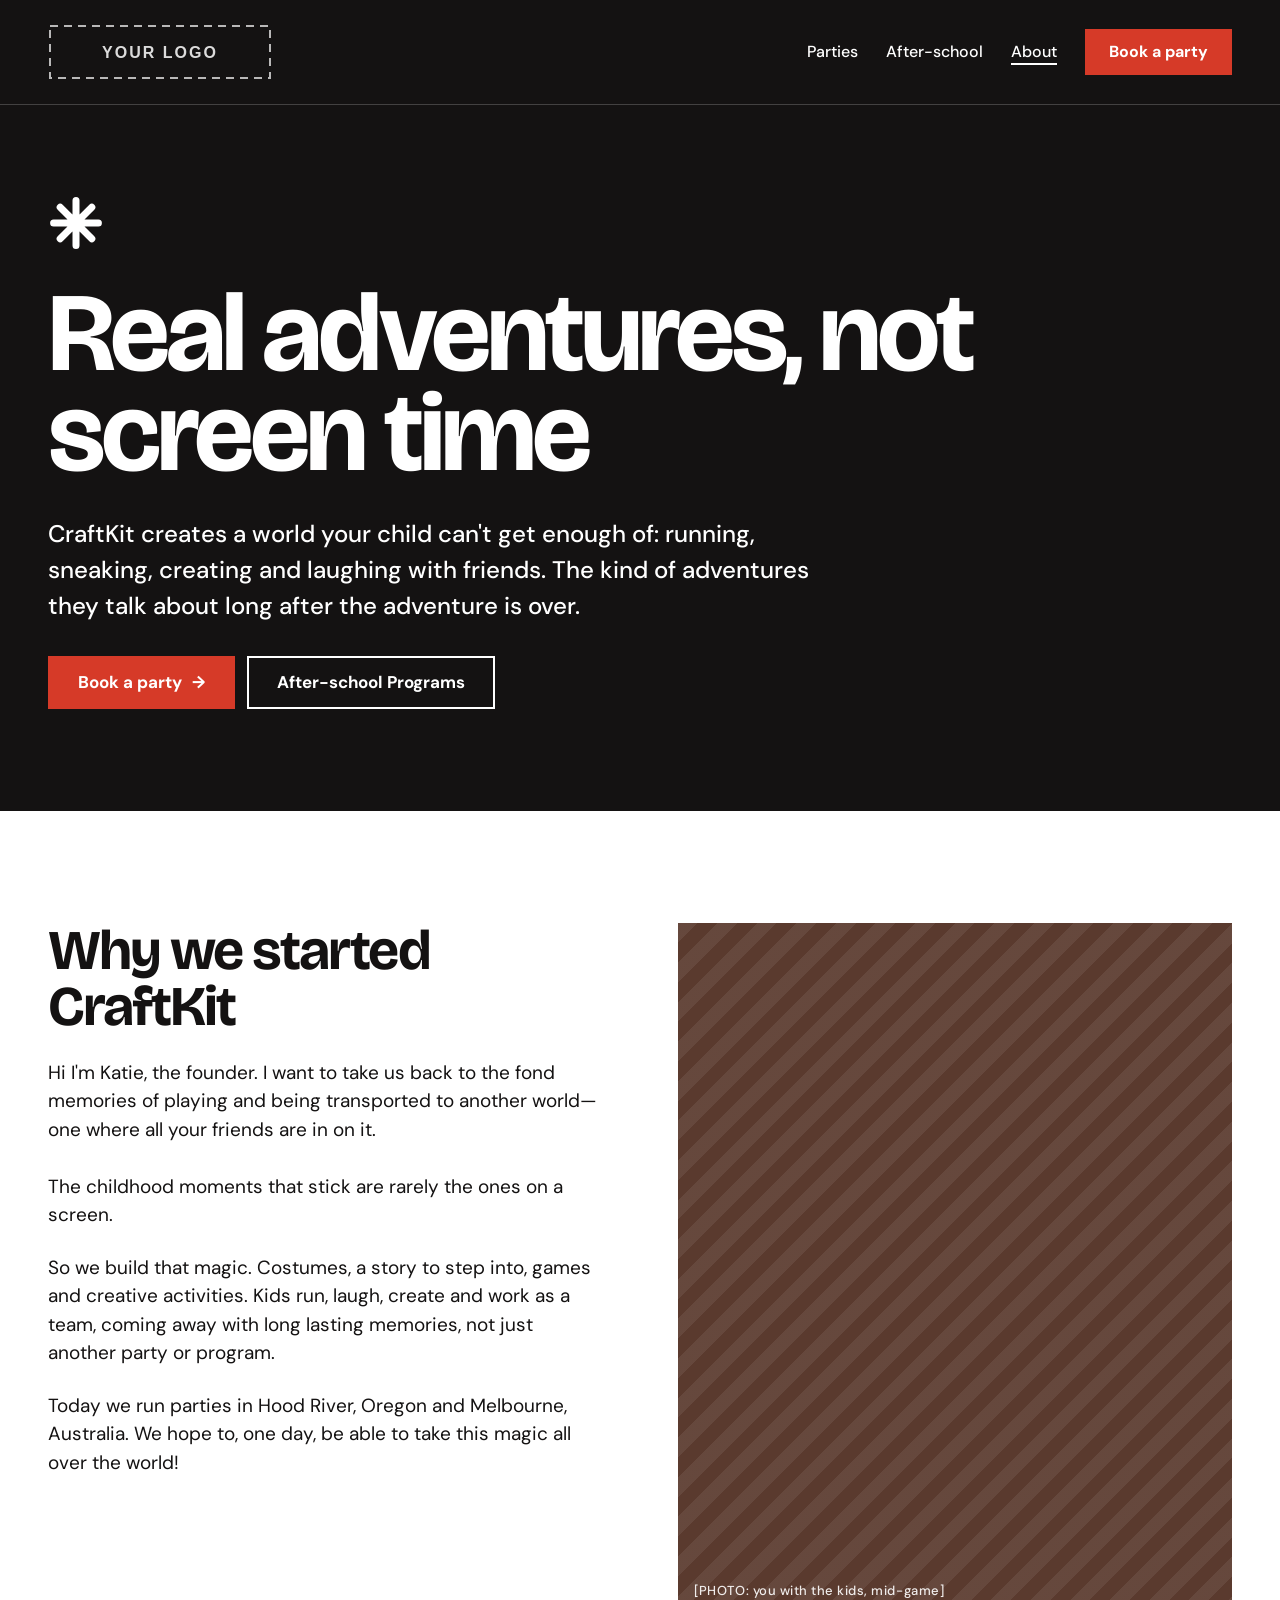
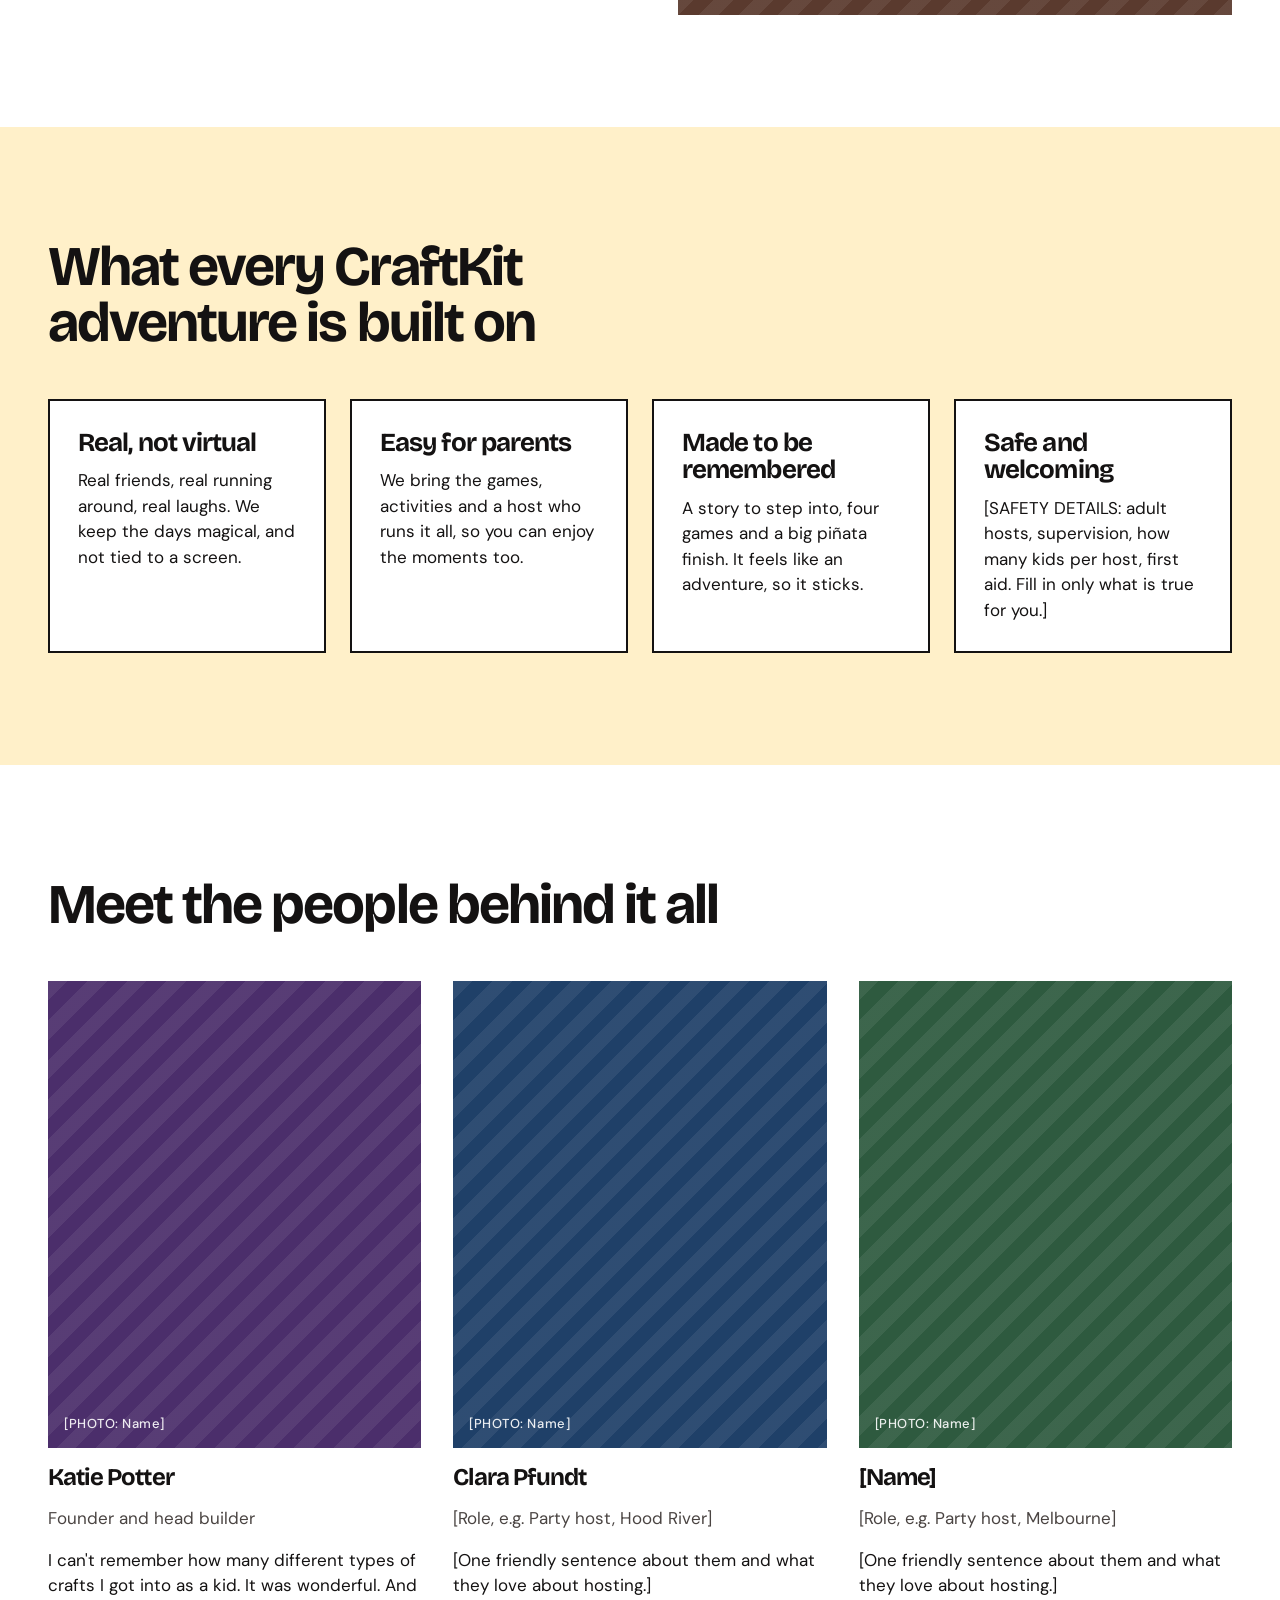
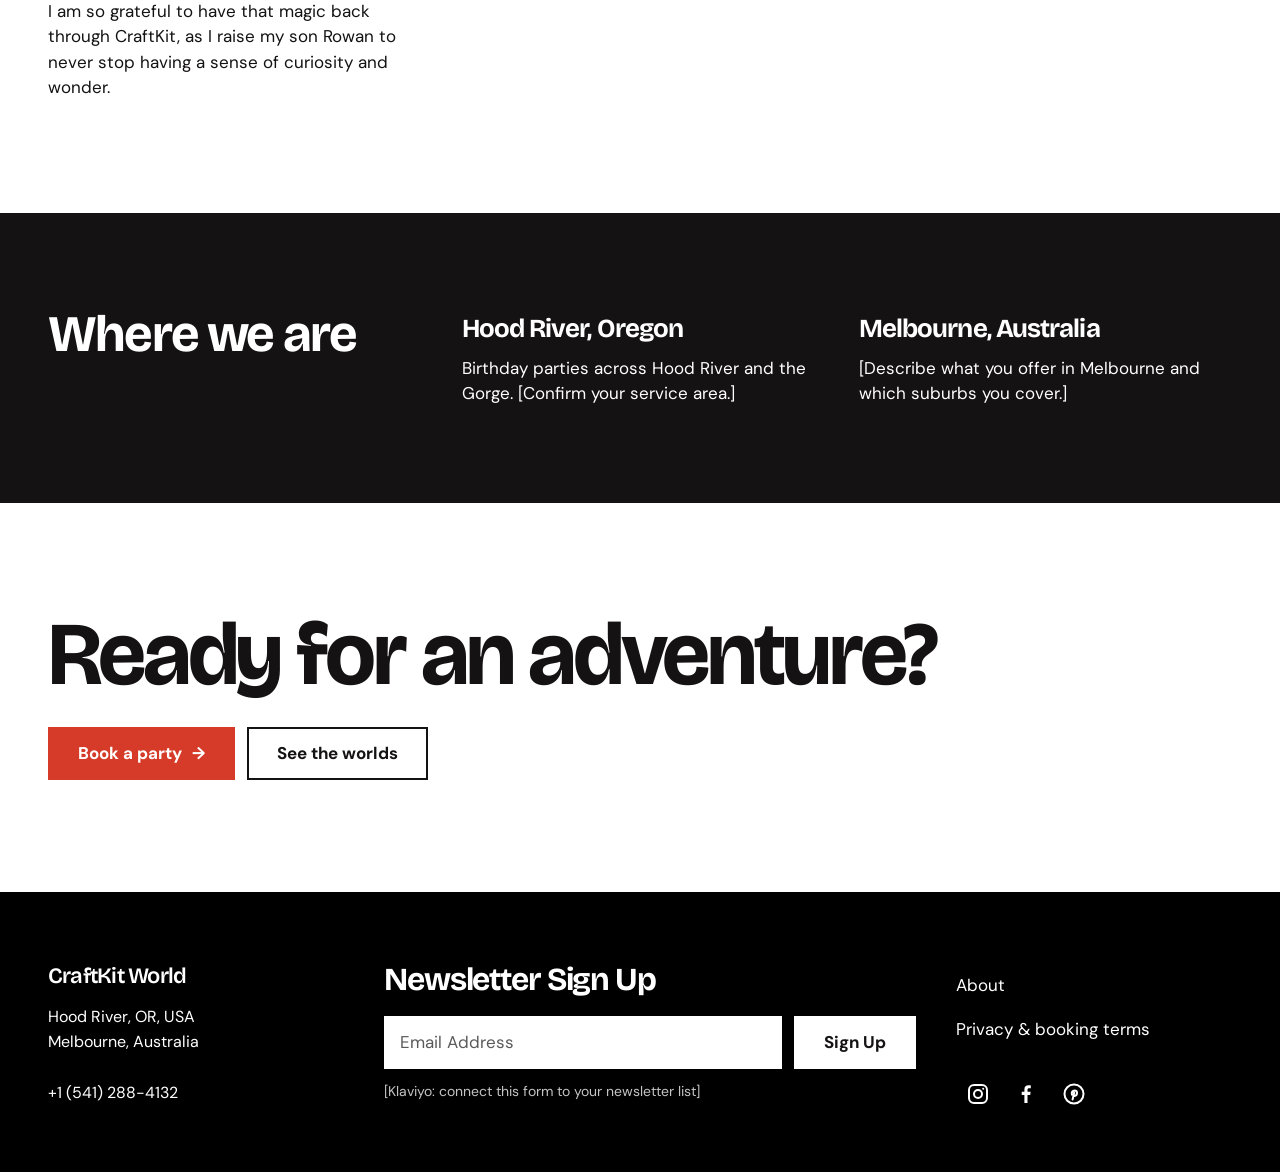
<file: _archive-3-themes/about.html>
<!DOCTYPE html>
<html lang="en" class="en-theme-craftkit">
<head>
<meta charset="utf-8">
<meta name="viewport" content="width=device-width, initial-scale=1">
<title>About CraftKit</title>

<!-- Fonts -->
<link rel="preconnect" href="https://fonts.googleapis.com">
<link rel="preconnect" href="https://fonts.gstatic.com" crossorigin>
<link href="https://fonts.googleapis.com/css2?family=Bricolage+Grotesque:wght@600;700;800&family=DM+Sans:wght@400;500;700&display=swap" rel="stylesheet">

<!-- ===== TRACKING PLACEHOLDERS ===== -->
<!-- Google Analytics 4: replace G-XXXXXXXXXX with your Measurement ID -->
<script async src="https://www.googletagmanager.com/gtag/js?id=G-XXXXXXXXXX"></script>
<script>
  window.dataLayer = window.dataLayer || [];
  function gtag(){ dataLayer.push(arguments); }
  gtag('js', new Date());
  gtag('config', 'G-XXXXXXXXXX');
</script>
<!-- Klaviyo onsite JS: replace YOUR_KLAVIYO_PUBLIC_API_KEY (your 6-character Public API Key / Company ID) -->
<script async type="text/javascript" src="https://static.klaviyo.com/onsite/js/klaviyo.js?company_id=YOUR_KLAVIYO_PUBLIC_API_KEY"></script>
<script>
/* Tracking helpers. Safe if GA4 or Klaviyo are not installed yet.
   Set window.CK_DEBUG = true in the browser console to log every event.
   Events: cta_click, select_world, begin_checkout, apply_promotion, generate_lead, sign_up, purchase, email_pick, select_waitlist_path */
(function () {
  var KEYS = ['utm_source', 'utm_medium', 'utm_campaign', 'utm_content', 'utm_term'];
  function utm() {
    var o = {};
    try {
      var q = new URLSearchParams(location.search);
      KEYS.forEach(function (k) {
        var v = q.get(k);
        try {
          if (v) { sessionStorage.setItem('ck_' + k, v); o[k] = v; }
          else { var sv = sessionStorage.getItem('ck_' + k); if (sv) o[k] = sv; }
        } catch (e) { if (v) o[k] = v; }
      });
    } catch (e) {}
    return o;
  }
  window.ckTrack = function (name, params) {
    try {
      var p = Object.assign({ page_title: document.title }, utm(), params || {});
      if (window.gtag) window.gtag('event', name, p);                          // GA4
      (window._learnq = window._learnq || []).push(['track', name, p]);        // Klaviyo
      if (window.CK_DEBUG) console.log('[track]', name, p);
    } catch (e) {}
  };
  window.ckIdentify = function (props) {
    try {
      if (props && props.$email) (window._learnq = window._learnq || []).push(['identify', props]);   // Klaviyo profile
      if (window.CK_DEBUG) console.log('[identify]', props);
    } catch (e) {}
  };
  // Any element with data-track="some_id" reports a cta_click automatically.
  document.addEventListener('click', function (e) {
    var el = e.target.closest ? e.target.closest('[data-track]') : null;
    if (!el) return;
    window.ckTrack('cta_click', { cta_id: el.getAttribute('data-track'), cta_text: (el.textContent || '').trim().slice(0, 60) });
  });
  utm();
})();
</script>
<!-- ===== END TRACKING ===== -->

<!-- Theme variables, then the shared compiled Tailwind stylesheet (one for all pages) -->
<link rel="stylesheet" href="eds-theme/craftkit-theme.css">
<link rel="stylesheet" href="craftkit.css">
</head>

<body>
<a class="skip" href="#main">Skip to main content</a>

<script src="craftkit-chrome.js" data-part="header" data-variant="solid" data-page="about" data-cta="index.html#book"></script>

<main id="main">

  <!-- HERO -->
  <section aria-labelledby="about-h" class="bg-ink text-white pb-[clamp(56px,8vw,104px)] pt-[clamp(48px,7vw,96px)] border-t border-white/20">
    <div class="wrap flex flex-col gap-8">
      <svg width="56" height="56" viewBox="0 0 40 40" aria-hidden="true" fill="none" stroke="currentColor" stroke-width="5" stroke-linecap="round"><path d="M20 4v32M4 20h32M8.7 8.7l22.6 22.6M31.3 8.7L8.7 31.3"/></svg>
      <h1 id="about-h" class="text-[clamp(52px,9vw,112px)] leading-[.9] max-w-[11em]">Real adventures, not screen time</h1>
      <p class="text-[clamp(19px,2vw,24px)] font-medium max-w-[34em]">CraftKit creates a world your child can't get enough of: running, sneaking, creating and laughing with friends. The kind of adventures they talk about long after the adventure is over.</p>
      <div class="flex flex-wrap gap-3">
        <a class="btn btn-coral" href="index.html#book" data-track="about_book_party">Book a party <span aria-hidden="true">→</span></a>
        <a class="btn btn-ghost" href="after-school.html" data-track="about_after_school">After-school Programs</a>
      </div>
    </div>
  </section>

  <!-- STORY -->
  <section aria-labelledby="story-h" class="py-[clamp(64px,9vw,112px)]">
    <div class="wrap flex flex-wrap gap-x-[clamp(32px,6vw,96px)] gap-y-10 items-start">
      <div class="flex-[1_1_380px] grid gap-6 min-w-0">
        <h2 id="story-h" class="text-[clamp(34px,4.4vw,56px)] leading-none">Why we started CraftKit</h2>
        <p class="text-[19px] max-w-[34em]">Hi I'm Katie, the founder. I want to take us back to the fond memories of playing and being transported to another world—one where all your friends are in on it.<br><br>The childhood moments that stick are rarely the ones on a screen.</p>
        <p class="text-[19px] max-w-[34em]">So we build that magic. Costumes, a story to step into, games and creative activities. Kids run, laugh, create and work as a team, coming away with long lasting memories, not just another party or program.</p>
        <p class="text-[19px] max-w-[34em]">Today we run parties in Hood River, Oregon and Melbourne, Australia. We hope to, one day, be able to take this magic all over the world!</p>
      </div>
      <div class="ph flex-[1_1_380px] min-h-[420px] aspect-[4/5] max-w-[560px] w-full" role="img" aria-label="Photo placeholder: the founder with kids mid-game" style="--ph:var(--en-theme-photo-walnut)"><span>[PHOTO: you with the kids, mid-game]</span></div>
    </div>
  </section>

  <!-- WHAT WE BELIEVE -->
  <section aria-labelledby="values-h" class="bg-tint py-[clamp(64px,9vw,112px)]">
    <div class="wrap grid gap-12">
      <h2 id="values-h" class="text-[clamp(34px,4.4vw,56px)] leading-none max-w-[12em]">What every CraftKit adventure is built on</h2>
      <ul class="grid gap-6 list-none m-0 p-0 grid-cols-[repeat(auto-fit,minmax(min(260px,100%),1fr))]">
        <li class="bg-white border-2 border-ink p-7 grid gap-3 content-start">
          <h3 class="text-[26px] leading-[1.05]">Real, not virtual</h3>
          <p>Real friends, real running around, real laughs. We keep the days magical, and not tied to a screen.</p>
        </li>
        <li class="bg-white border-2 border-ink p-7 grid gap-3 content-start">
          <h3 class="text-[26px] leading-[1.05]">Easy for parents</h3>
          <p>We bring the games, activities and a host who runs it all, so you can enjoy the moments too.</p>
        </li>
        <li class="bg-white border-2 border-ink p-7 grid gap-3 content-start">
          <h3 class="text-[26px] leading-[1.05]">Made to be remembered</h3>
          <p>A story to step into, four games and a big piñata finish. It feels like an adventure, so it sticks.</p>
        </li>
        <li class="bg-white border-2 border-ink p-7 grid gap-3 content-start">
          <h3 class="text-[26px] leading-[1.05]">Safe and welcoming</h3>
          <p>[SAFETY DETAILS: adult hosts, supervision, how many kids per host, first aid. Fill in only what is true for you.]</p>
        </li>
      </ul>
    </div>
  </section>

  <!-- TEAM -->
  <section aria-labelledby="team-h" class="py-[clamp(64px,9vw,112px)]">
    <div class="wrap grid gap-12">
      <h2 id="team-h" class="text-[clamp(34px,4.4vw,56px)] leading-none">Meet the people behind it all</h2>
      <ul class="grid gap-8 list-none m-0 p-0 grid-cols-[repeat(auto-fit,minmax(min(240px,100%),1fr))]">
        <li class="grid gap-4 content-start">
          <div class="ph aspect-[4/5] w-full" role="img" aria-label="Photo placeholder: team member" style="--ph:var(--en-theme-photo-violet)"><span>[PHOTO: Name]</span></div>
          <h3 class="text-[24px] leading-[1.1]">Katie Potter</h3>
          <p class="text-muted">Founder and head builder</p>
          <p>I can't remember how many different types of crafts I got into as a kid. It was wonderful. And I am so grateful to have that magic back through CraftKit, as I raise my son Rowan to never stop having a sense of curiosity and wonder.</p>
        </li>
        <li class="grid gap-4 content-start">
          <div class="ph aspect-[4/5] w-full" role="img" aria-label="Photo placeholder: team member" style="--ph:var(--en-theme-photo-ocean)"><span>[PHOTO: Name]</span></div>
          <h3 class="text-[24px] leading-[1.1]">Clara Pfundt</h3>
          <p class="text-muted">[Role, e.g. Party host, Hood River]</p>
          <p>[One friendly sentence about them and what they love about hosting.]</p>
        </li>
        <li class="grid gap-4 content-start">
          <div class="ph aspect-[4/5] w-full" role="img" aria-label="Photo placeholder: team member" style="--ph:var(--en-theme-photo-pine)"><span>[PHOTO: Name]</span></div>
          <h3 class="text-[24px] leading-[1.1]">[Name]</h3>
          <p class="text-muted">[Role, e.g. Party host, Melbourne]</p>
          <p>[One friendly sentence about them and what they love about hosting.]</p>
        </li>
      </ul>
    </div>
  </section>

  <!-- WHERE -->
  <section aria-labelledby="where-h" class="bg-ink text-white py-[clamp(56px,8vw,96px)]">
    <div class="wrap flex flex-wrap gap-x-[clamp(32px,6vw,96px)] gap-y-8 items-start">
      <h2 id="where-h" class="flex-[1_1_240px] text-[clamp(34px,4vw,52px)] leading-none">Where we are</h2>
      <div class="flex-[3_1_480px] grid gap-6 grid-cols-[repeat(auto-fit,minmax(min(260px,100%),1fr))]">
        <div class="grid gap-2 content-start">
          <h3 class="text-[26px]">Hood River, Oregon</h3>
          <p>Birthday parties across Hood River and the Gorge. [Confirm your service area.]</p>
        </div>
        <div class="grid gap-2 content-start">
          <h3 class="text-[26px]">Melbourne, Australia</h3>
          <p>[Describe what you offer in Melbourne and which suburbs you cover.]</p>
        </div>
      </div>
    </div>
  </section>

  <!-- CTA -->
  <section aria-labelledby="cta-h" class="py-[clamp(64px,9vw,112px)]">
    <div class="wrap flex flex-wrap items-end justify-between gap-8">
      <h2 id="cta-h" class="text-[clamp(44px,7vw,92px)] leading-[.9] max-w-[10em]">Ready for an adventure?</h2>
      <div class="flex flex-wrap gap-3">
        <a class="btn btn-coral" href="index.html#book" data-track="about_cta_party">Book a party <span aria-hidden="true">→</span></a>
        <a class="btn btn-outline" href="index.html#worlds" data-track="about_cta_worlds">See the worlds</a>
      </div>
    </div>
  </section>

</main>

<script src="craftkit-chrome.js" data-part="footer"></script>

<script>
(function () {
  var f = document.getElementById('news-form');
  if (!f) return;
  f.addEventListener('submit', function (e) {
    e.preventDefault();
    var em = f.elements.email ? String(f.elements.email.value || '').trim() : '';
    if (window.ckIdentify) ckIdentify({ $email: em, ck_source: 'footer_newsletter' });
    if (window.ckTrack) ckTrack('sign_up', { method: 'footer_newsletter' });
    f.classList.add('hidden');
    document.getElementById('news-done').classList.remove('hidden');
  });
})();
</script>
</body>
</html>
</file>
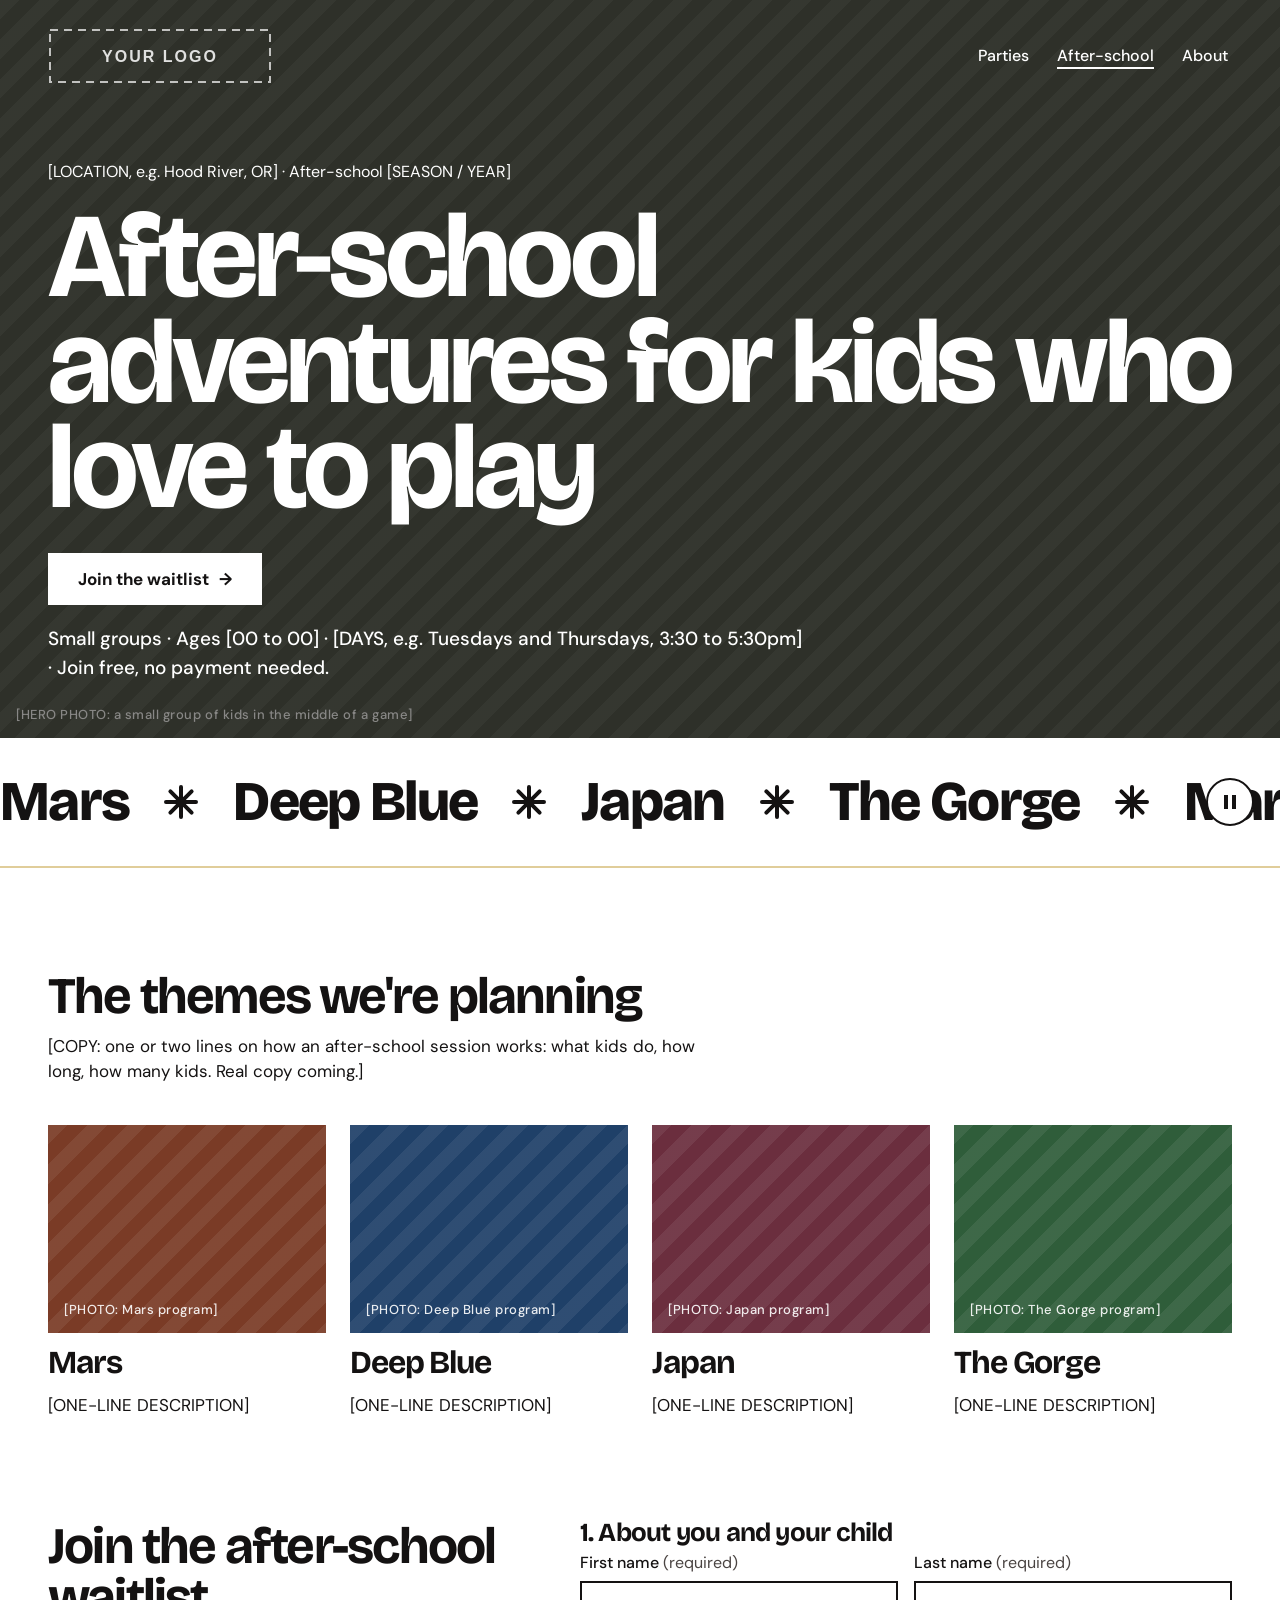
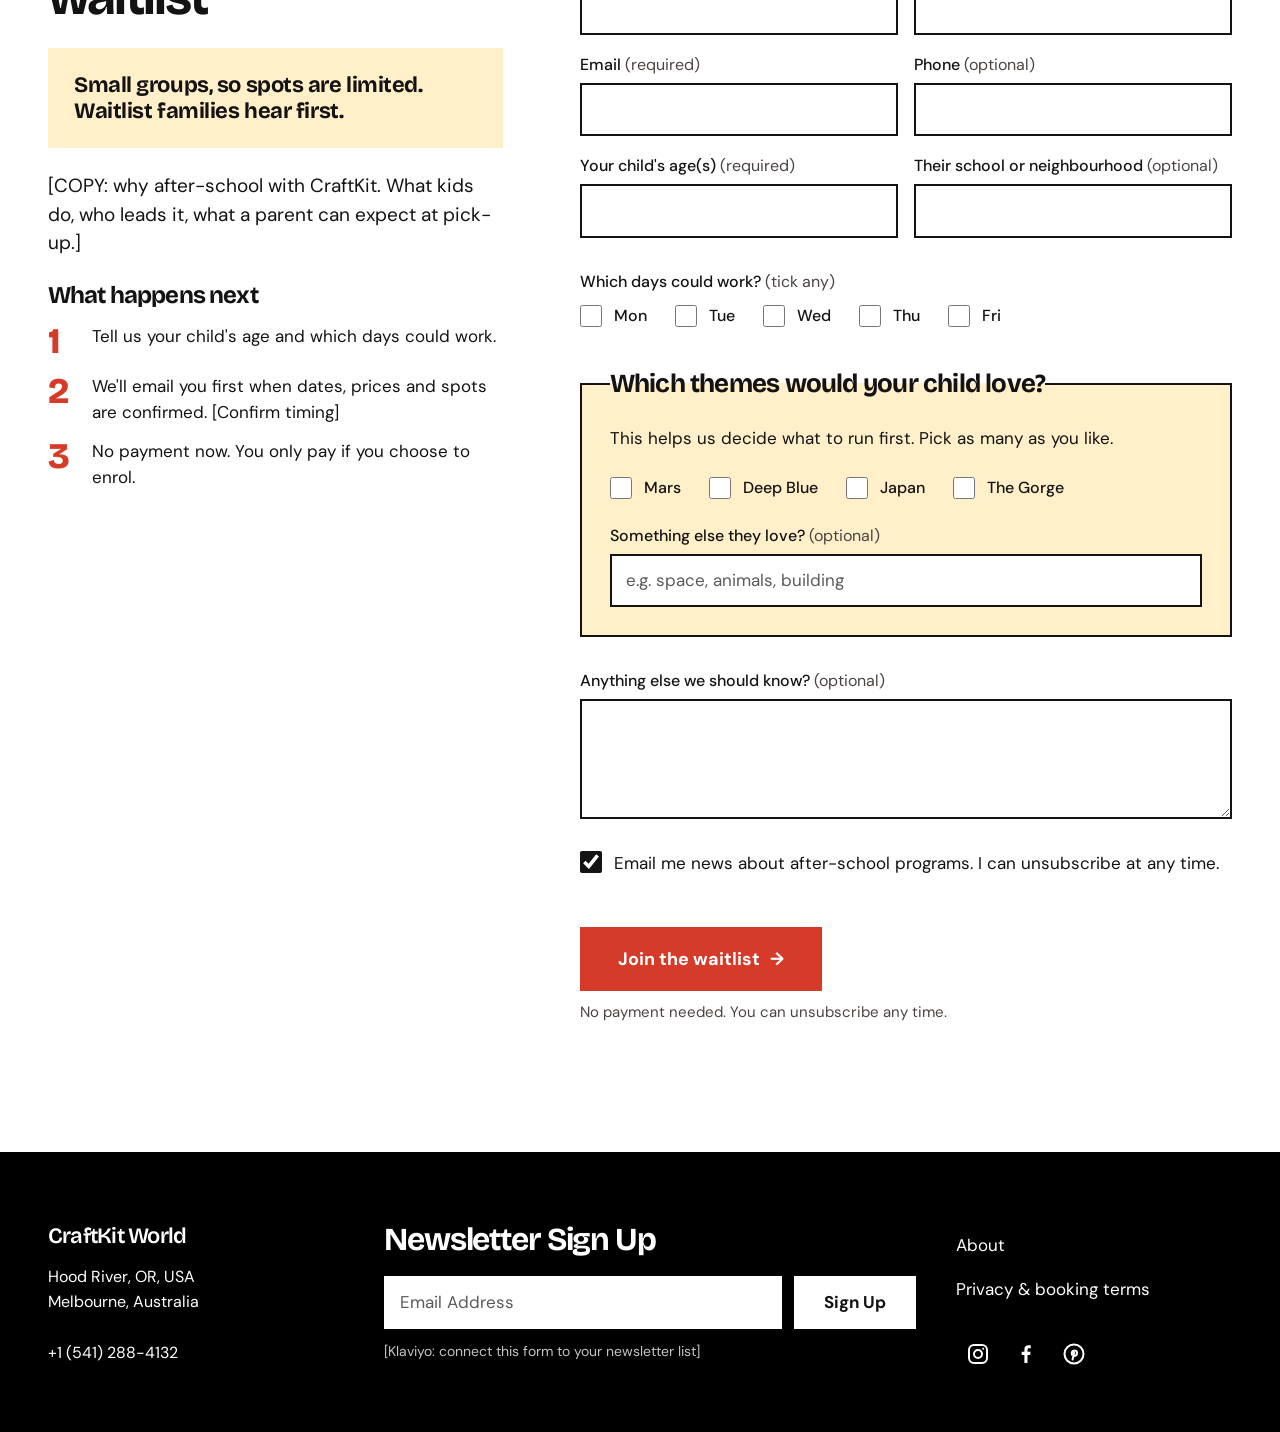
<file: _archive-3-themes/after-school.html>
<!DOCTYPE html>
<html lang="en" class="en-theme-craftkit">
<head>
<meta charset="utf-8">
<meta name="viewport" content="width=device-width, initial-scale=1">
<title>After-school programs (DRAFT) | CraftKit</title>
<meta name="description" content="Draft page: after-school programs waitlist.">
<meta name="robots" content="noindex">

<!-- Fonts -->
<link rel="preconnect" href="https://fonts.googleapis.com">
<link rel="preconnect" href="https://fonts.gstatic.com" crossorigin>
<link href="https://fonts.googleapis.com/css2?family=Bricolage+Grotesque:wght@600;700;800&family=DM+Sans:wght@400;500;700&display=swap" rel="stylesheet">

<!-- ===== TRACKING PLACEHOLDERS ===== -->
<!-- Google Analytics 4: replace G-XXXXXXXXXX with your Measurement ID -->
<script async src="https://www.googletagmanager.com/gtag/js?id=G-XXXXXXXXXX"></script>
<script>
  window.dataLayer = window.dataLayer || [];
  function gtag(){ dataLayer.push(arguments); }
  gtag('js', new Date());
  gtag('config', 'G-XXXXXXXXXX');
</script>
<!-- Klaviyo onsite JS: replace YOUR_KLAVIYO_PUBLIC_API_KEY (your 6-character Public API Key / Company ID) -->
<script async type="text/javascript" src="https://static.klaviyo.com/onsite/js/klaviyo.js?company_id=YOUR_KLAVIYO_PUBLIC_API_KEY"></script>
<script>
/* Tracking helpers. Safe if GA4 or Klaviyo are not installed yet.
   Set window.CK_DEBUG = true in the browser console to log every event.
   Events: cta_click, select_world, begin_checkout, apply_promotion, generate_lead, sign_up, purchase, email_pick, select_waitlist_path */
(function () {
  var KEYS = ['utm_source', 'utm_medium', 'utm_campaign', 'utm_content', 'utm_term'];
  function utm() {
    var o = {};
    try {
      var q = new URLSearchParams(location.search);
      KEYS.forEach(function (k) {
        var v = q.get(k);
        try {
          if (v) { sessionStorage.setItem('ck_' + k, v); o[k] = v; }
          else { var sv = sessionStorage.getItem('ck_' + k); if (sv) o[k] = sv; }
        } catch (e) { if (v) o[k] = v; }
      });
    } catch (e) {}
    return o;
  }
  window.ckTrack = function (name, params) {
    try {
      var p = Object.assign({ page_title: document.title }, utm(), params || {});
      if (window.gtag) window.gtag('event', name, p);                          // GA4
      (window._learnq = window._learnq || []).push(['track', name, p]);        // Klaviyo
      if (window.CK_DEBUG) console.log('[track]', name, p);
    } catch (e) {}
  };
  window.ckIdentify = function (props) {
    try {
      if (props && props.$email) (window._learnq = window._learnq || []).push(['identify', props]);   // Klaviyo profile
      if (window.CK_DEBUG) console.log('[identify]', props);
    } catch (e) {}
  };
  // Any element with data-track="some_id" reports a cta_click automatically.
  document.addEventListener('click', function (e) {
    var el = e.target.closest ? e.target.closest('[data-track]') : null;
    if (!el) return;
    window.ckTrack('cta_click', { cta_id: el.getAttribute('data-track'), cta_text: (el.textContent || '').trim().slice(0, 60) });
  });
  utm();
})();
</script>
<!-- ===== END TRACKING ===== -->

<!-- Theme variables, then the shared compiled Tailwind stylesheet (one for all pages) -->
<link rel="stylesheet" href="eds-theme/craftkit-theme.css">
<link rel="stylesheet" href="craftkit.css">
</head>
<body>
<!-- DRAFT: repurposed from the STEM camps page. Not linked from the main site yet and set to noindex.
     All [BRACKETED] text is a placeholder to confirm. Content comes from "afterschool" in craftkit-products.js. -->
<a class="skip" href="#main">Skip to main content</a>
<script src="craftkit-chrome.js" data-part="header" data-variant="overlay" data-page="after"></script>
<main id="main">

  <section aria-labelledby="hero-h" class="relative isolate min-h-[720px] flex flex-col justify-end text-white bg-hero">
    <div class="ph absolute inset-0 -z-20" role="img" aria-label="Photo placeholder: kids playing together after school" style="--ph:var(--en-theme-photo-slate)"><span>[HERO PHOTO: a small group of kids in the middle of a game]</span></div>
    <div aria-hidden="true" class="absolute inset-0 -z-10 bg-overlay"></div>
    <div class="wrap w-full pt-40 pb-14 flex flex-col gap-5">
      <p class="text-base">[LOCATION, e.g. Hood River, OR] · After-school [SEASON / YEAR]</p>
      <div class="flex flex-wrap items-end justify-between gap-8">
        <h1 id="hero-h" class="text-[clamp(52px,9.5vw,120px)] leading-[.88] max-w-[10em]">After-school adventures for kids who love to play</h1>
        <a class="btn btn-white" href="#waitlist" data-track="hero_join_waitlist">Join the waitlist <span aria-hidden="true">→</span></a>
      </div>
      <p class="text-[19px] font-medium max-w-[760px]">Small groups · Ages [00 to 00] · [DAYS, e.g. Tuesdays and Thursdays, 3:30 to 5:30pm] · Join free, no payment needed.</p>
    </div>
  </section>

  <div class="relative border-b-2 border-rule bg-white overflow-hidden">
    <div class="marquee-track" id="marquee"><ul class="mq" id="mq-source" data-ck="after-ticker"></ul></div>
    <button type="button" id="marquee-toggle" aria-label="Pause scrolling banner" aria-pressed="false"
      class="absolute right-[clamp(12px,2vw,28px)] top-1/2 -translate-y-1/2 w-12 h-12 rounded-full border-2 border-ink bg-white text-ink inline-flex items-center justify-center cursor-pointer p-0">
      <svg class="icon-pause" width="18" height="18" viewBox="0 0 18 18" aria-hidden="true" fill="currentColor"><rect x="3" y="2" width="4" height="14"/><rect x="11" y="2" width="4" height="14"/></svg>
      <svg class="icon-play hidden" width="18" height="18" viewBox="0 0 18 18" aria-hidden="true" fill="currentColor"><path d="M4 2l12 7-12 7z"/></svg>
    </button>
  </div>

  <section aria-labelledby="themes-h" class="pt-[clamp(56px,8vw,104px)]">
    <div class="wrap">
      <h2 id="themes-h" class="text-[clamp(34px,4vw,52px)] leading-none mb-3">The themes we're planning</h2>
      <p class="max-w-[56ch] mb-10">[COPY: one or two lines on how an after-school session works: what kids do, how long, how many kids. Real copy coming.]</p>
      <div class="grid grid-cols-1 sm:grid-cols-2 xl:grid-cols-4 gap-x-6 gap-y-8" data-ck="after-cards"></div>
    </div>
  </section>

  <section id="waitlist" aria-labelledby="wait-h" class="pt-[clamp(56px,8vw,104px)] pb-[clamp(72px,10vw,128px)]">
    <div class="wrap flex flex-wrap gap-x-[clamp(32px,6vw,96px)] gap-y-12 items-start">
      <div class="flex-[1_1_300px] grid gap-6 max-w-[460px]">
        <h2 id="wait-h" class="text-[clamp(34px,4vw,52px)] leading-none">Join the after-school waitlist</h2>
        <div class="bg-tint px-[26px] py-6"><p class="display text-[22px] leading-[1.2] font-bold tracking-[-0.02em]">Small groups, so spots are limited. Waitlist families hear first.</p></div>
        <p class="text-[19px]">[COPY: why after-school with CraftKit. What kids do, who leads it, what a parent can expect at pick-up.]</p>
        <div>
          <h3 class="text-2xl leading-[1.1] mb-4">What happens next</h3>
          <ol class="how">
            <li><span class="n" aria-hidden="true">1</span><span>Tell us your child's age and which days could work.</span></li>
            <li><span class="n" aria-hidden="true">2</span><span>We'll email you first when dates, prices and spots are confirmed. [Confirm timing]</span></li>
            <li><span class="n" aria-hidden="true">3</span><span>No payment now. You only pay if you choose to enrol.</span></li>
          </ol>
        </div>
      </div>

      <div class="flex-[1.5_1_420px] min-w-0" aria-live="polite">
        <form id="wait-form" class="grid gap-8">
          <fieldset class="field !gap-[18px]">
            <legend class="step-title">1. About you and your child</legend>
            <div class="f-row">
              <div class="field"><label for="w-first">First name <span class="req">(required)</span></label><input class="input" id="w-first" name="first" type="text" autocomplete="given-name" required></div>
              <div class="field"><label for="w-last">Last name <span class="req">(required)</span></label><input class="input" id="w-last" name="last" type="text" autocomplete="family-name" required></div>
            </div>
            <div class="f-row">
              <div class="field"><label for="w-email">Email <span class="req">(required)</span></label><input class="input" id="w-email" name="email" type="email" autocomplete="email" required></div>
              <div class="field"><label for="w-phone">Phone <span class="req">(optional)</span></label><input class="input" id="w-phone" name="phone" type="tel" autocomplete="tel"></div>
            </div>
            <div class="f-row">
              <div class="field"><label for="w-ages">Your child's age(s) <span class="req">(required)</span></label><input class="input" id="w-ages" name="ages" type="text" required></div>
              <div class="field"><label for="w-school">Their school or neighbourhood <span class="req">(optional)</span></label><input class="input" id="w-school" name="school" type="text"></div>
            </div>
          </fieldset>

          <fieldset class="field">
            <legend>Which days could work? <span class="req">(tick any)</span></legend>
            <div class="flex flex-wrap gap-x-7">
              <label class="choice"><input type="checkbox" name="days" value="Mon"> Mon</label>
              <label class="choice"><input type="checkbox" name="days" value="Tue"> Tue</label>
              <label class="choice"><input type="checkbox" name="days" value="Wed"> Wed</label>
              <label class="choice"><input type="checkbox" name="days" value="Thu"> Thu</label>
              <label class="choice"><input type="checkbox" name="days" value="Fri"> Fri</label>
            </div>
          </fieldset>

          <fieldset class="field themebox">
            <legend>Which themes would your child love?</legend>
            <p class="text-[17px]">This helps us decide what to run first. Pick as many as you like.</p>
            <div class="flex flex-wrap gap-x-7" data-ck="after-checkboxes"></div>
            <div class="field"><label for="w-other">Something else they love? <span class="req">(optional)</span></label><input class="input" id="w-other" name="world_other" type="text" placeholder="e.g. space, animals, building"></div>
          </fieldset>

          <div class="field"><label for="w-notes">Anything else we should know? <span class="req">(optional)</span></label><textarea class="input" id="w-notes" name="notes"></textarea></div>

          <label class="choice items-start" data-klaviyo-list="[KLAVIYO LIST ID]"><input type="checkbox" name="newsletter" class="mt-[11px]" checked> <span>Email me news about after-school programs. I can unsubscribe at any time.</span></label>

          <div class="grid gap-[10px] justify-items-start">
            <button class="btn btn-coral min-h-[60px] px-9 py-4 text-lg" type="submit">Join the waitlist <span aria-hidden="true">→</span></button>
            <p class="text-[15px] text-muted">No payment needed. You can unsubscribe any time.</p>
          </div>
        </form>
        <div id="done" role="status" class="hidden bg-tint p-8 gap-3">
          <h3 class="text-[32px] leading-none">You're on the waitlist.</h3>
          <p class="mt-3">We'll email you first when dates, prices and spots are confirmed. [Confirm copy]</p>
        </div>
      </div>
    </div>
  </section>

</main>

<script src="craftkit-chrome.js" data-part="footer"></script>

<script src="craftkit-products.js"></script>
<script src="craftkit-memory.js"></script>
<script>
(function () {
  var $ = function (s) { return document.querySelector(s); };
  /* ---- Ticker: duplicate list for a seamless loop, pause button ---- */
  var track = $('#marquee'), src = $('#mq-source');
  var copy = src.cloneNode(true); copy.removeAttribute('id'); copy.setAttribute('aria-hidden', 'true');
  track.appendChild(copy);
  var mqBtn = $('#marquee-toggle'), mqPaused = false;
  mqBtn.addEventListener('click', function () {
    mqPaused = !mqPaused;
    track.style.animationPlayState = mqPaused ? 'paused' : 'running';
    mqBtn.setAttribute('aria-pressed', String(mqPaused));
    mqBtn.setAttribute('aria-label', mqPaused ? 'Play scrolling banner' : 'Pause scrolling banner');
    mqBtn.querySelector('.icon-pause').classList.toggle('hidden', mqPaused);
    mqBtn.querySelector('.icon-play').classList.toggle('hidden', !mqPaused);
  });

  var form = $('#wait-form');
  function vals(name) { return Array.prototype.map.call(form.querySelectorAll('input[name="' + name + '"]:checked'), function (i) { return i.value; }); }
  function val(name) { return form.elements[name] ? String(form.elements[name].value || '').trim() : ''; }
  form.addEventListener('submit', function (e) {
    e.preventDefault();
    ckIdentify({ $email: val('email'), $first_name: val('first'), $last_name: val('last'), $phone_number: val('phone') || undefined,
      ck_child_ages: val('ages'), ck_school: val('school'), ck_days: vals('days').join(', '),
      ck_theme_interest: vals('world').join(', '), ck_theme_other: val('world_other'), ck_afterschool_interest: true });
    ckTrack('generate_lead', { lead_type: 'afterschool_waitlist', days: vals('days').join(', '), themes: vals('world').join(', ') });
    form.classList.add('hidden');
    var d = $('#done'); d.classList.remove('hidden'); d.classList.add('grid');
  });

  /* ---- Footer newsletter (placeholder: connect to Klaviyo) ---- */
  $('#news-form').addEventListener('submit', function (e) {
    e.preventDefault();
    ckIdentify({ $email: String(this.elements.email.value || '').trim(), ck_source: 'footer_newsletter' });
    ckTrack('sign_up', { method: 'footer_newsletter' });
    this.classList.add('hidden');
    $('#news-done').classList.remove('hidden');
  });
})();
</script>
</body>
</html>
</file>
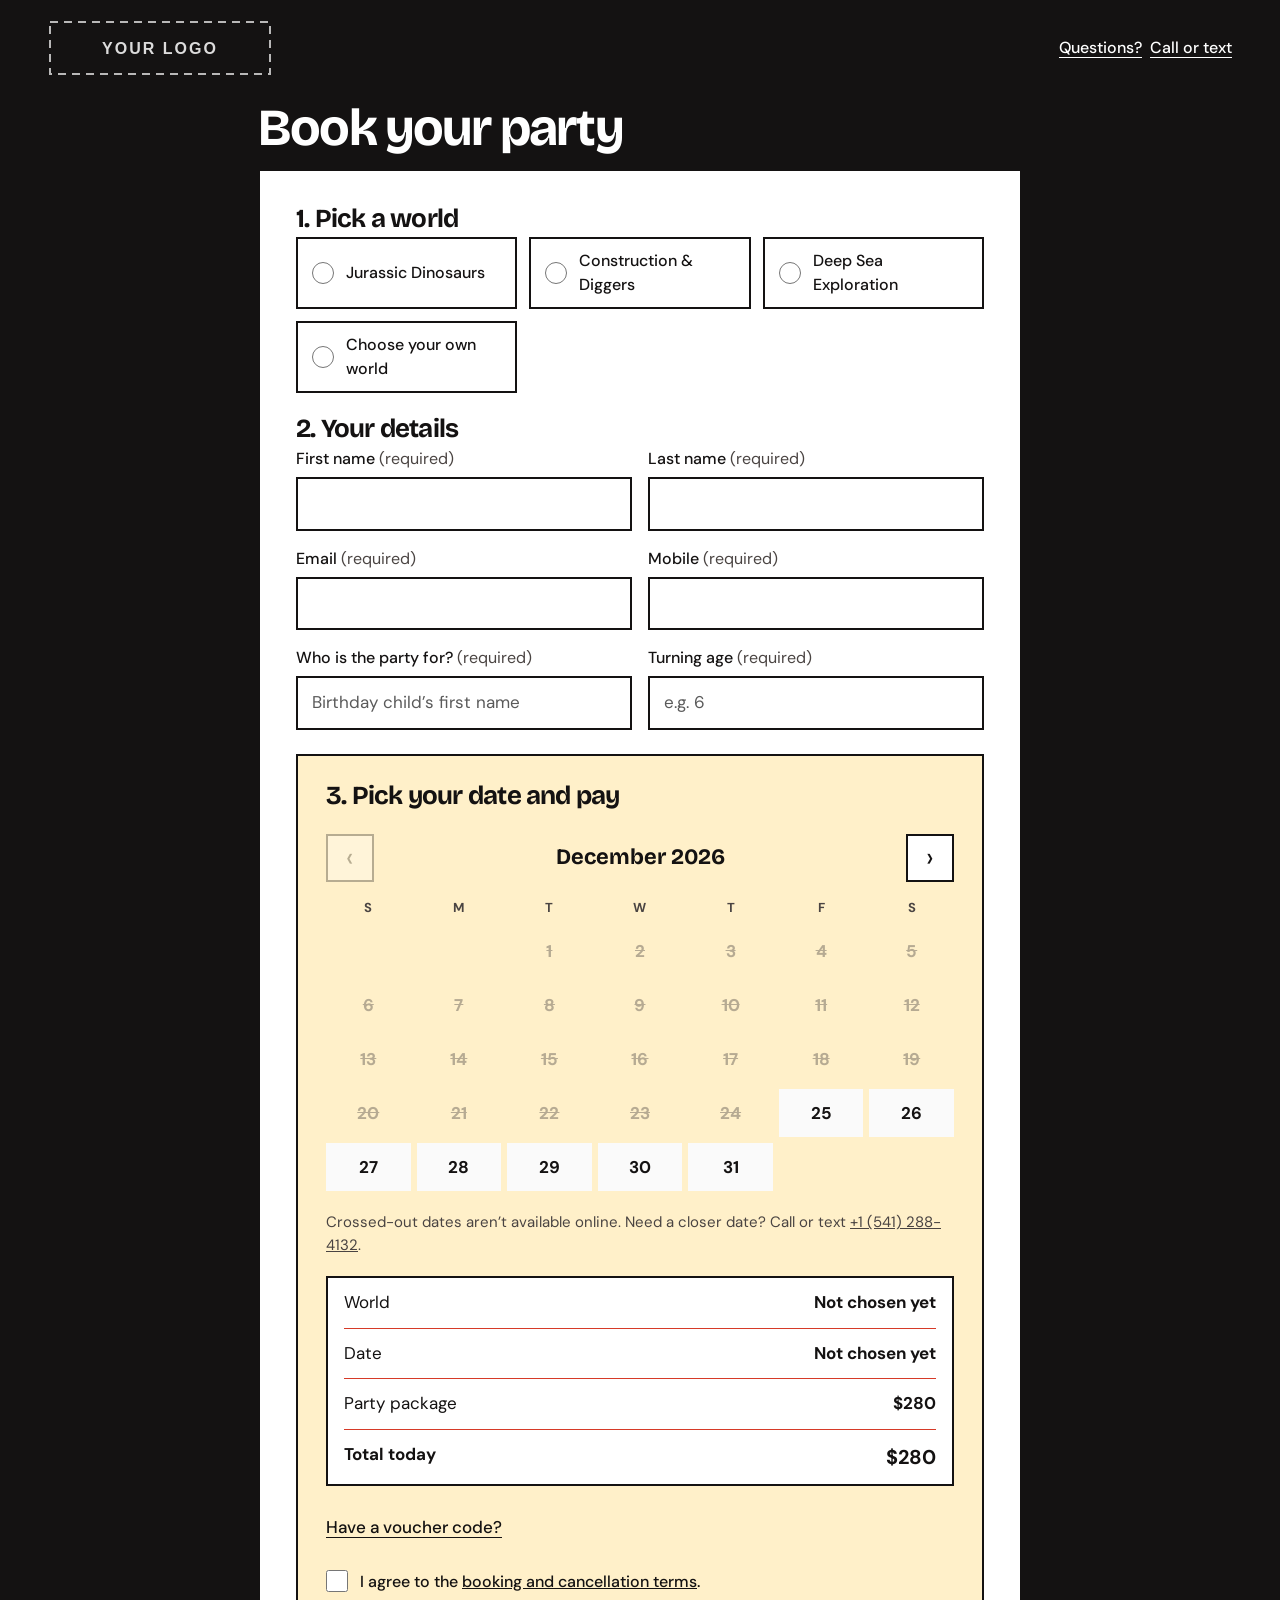
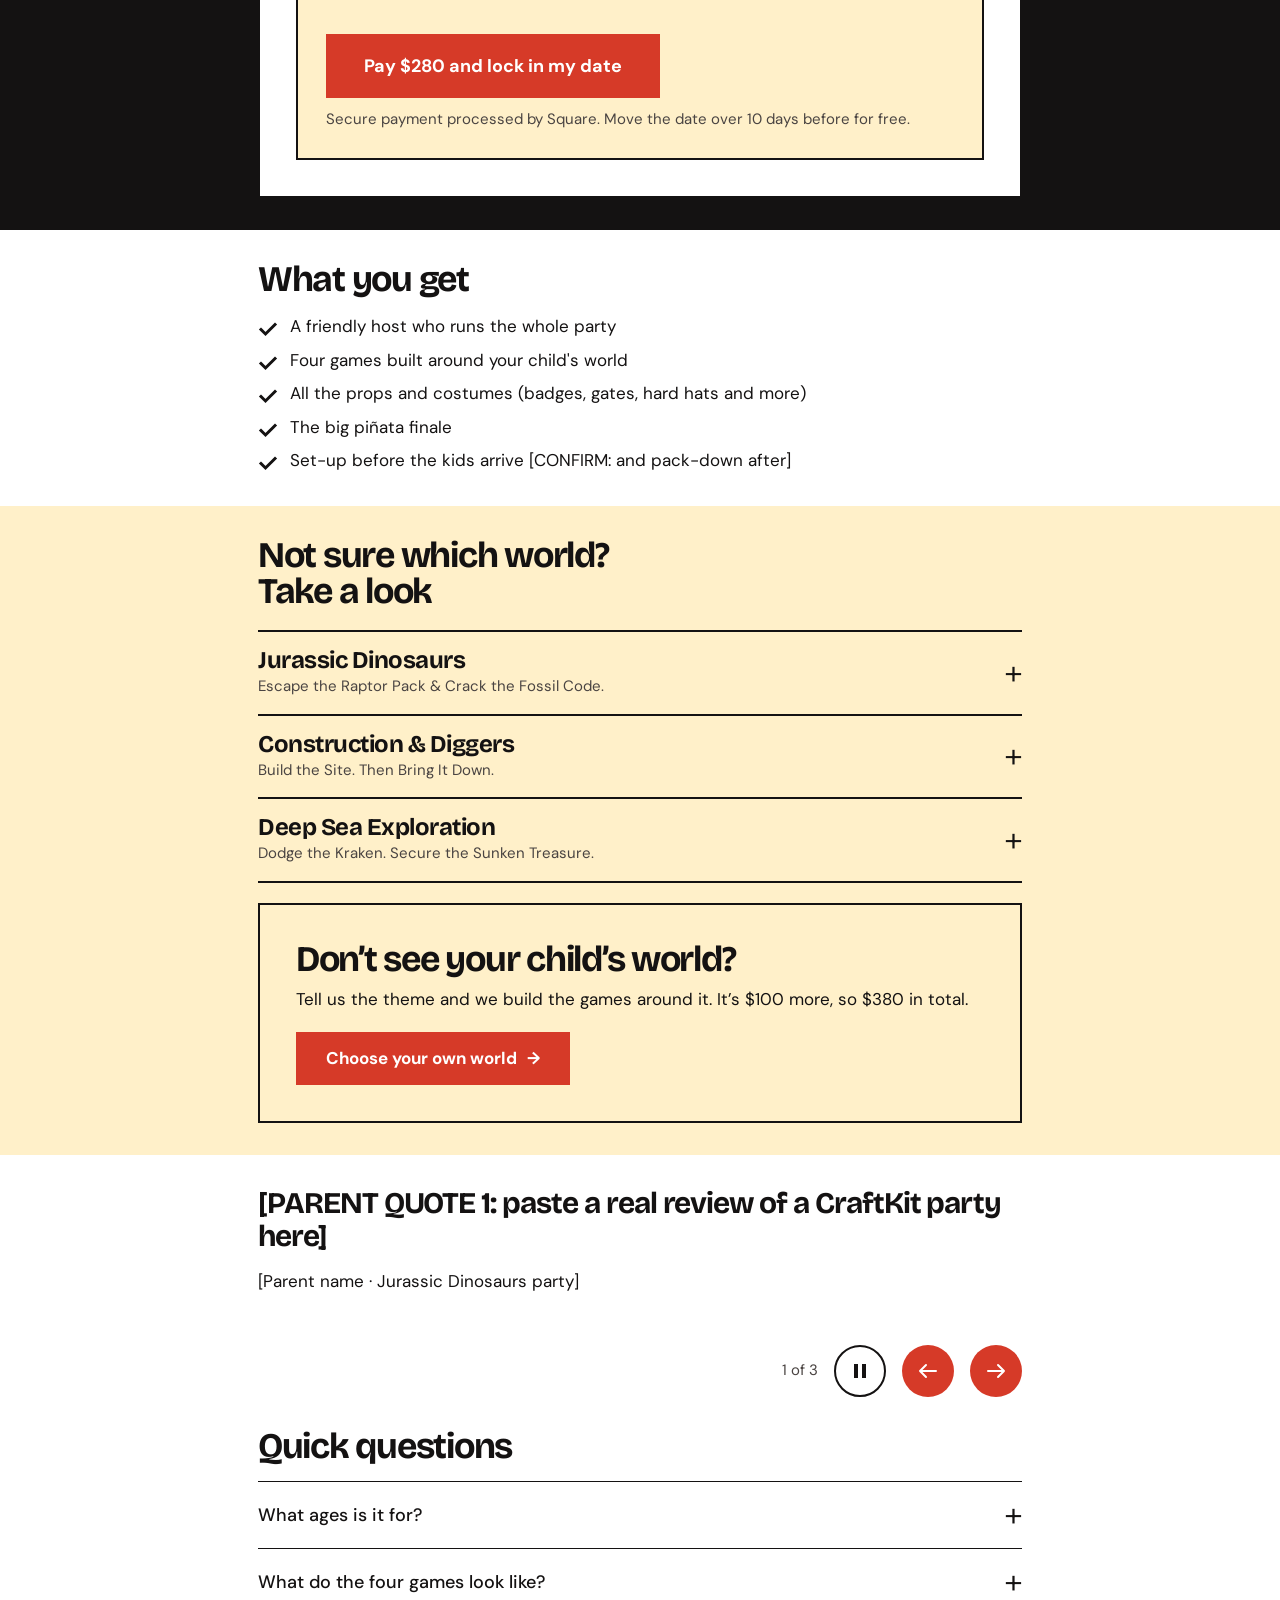
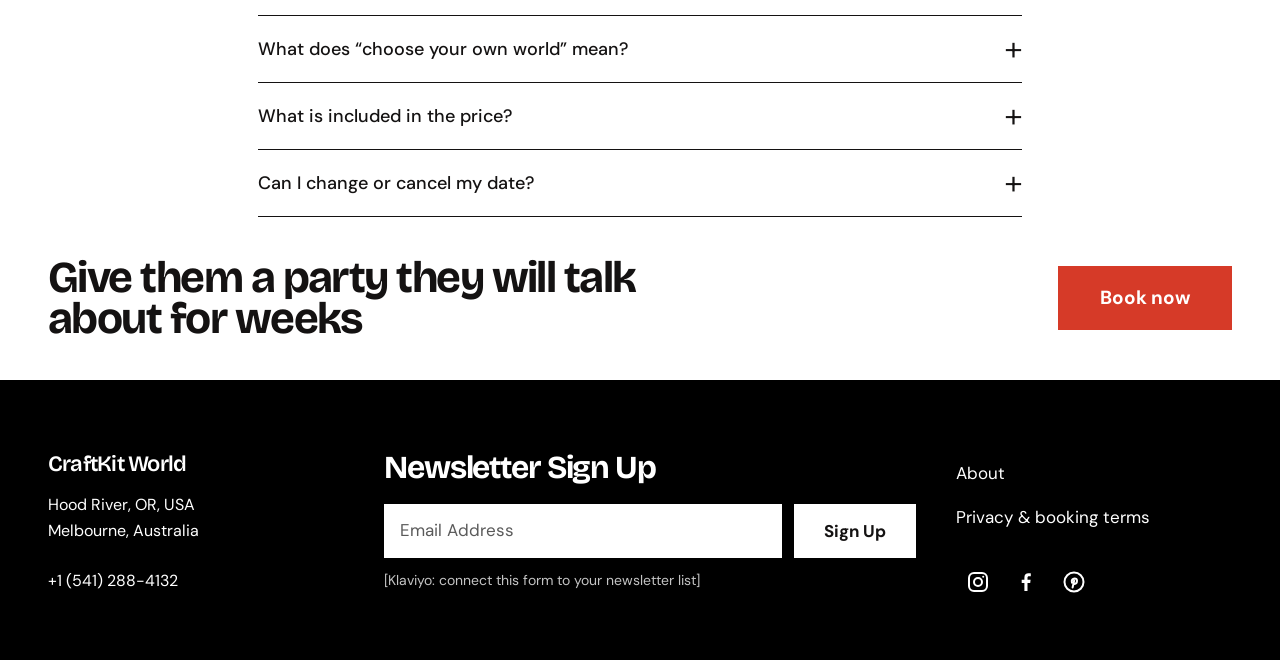
<file: _archive-3-themes/book.html>
<!DOCTYPE html>
<html lang="en" class="en-theme-craftkit">
<head>
<meta charset="utf-8">
<meta name="viewport" content="width=device-width, initial-scale=1">
<title>Book your CraftKit party</title>
<meta name="description" content="Pick a world, pick a date and book your CraftKit adventure party from $280.">
<meta name="robots" content="noindex">

<!-- Fonts -->
<link rel="preconnect" href="https://fonts.googleapis.com">
<link rel="preconnect" href="https://fonts.gstatic.com" crossorigin>
<link href="https://fonts.googleapis.com/css2?family=Bricolage+Grotesque:wght@600;700;800&family=DM+Sans:wght@400;500;700&display=swap" rel="stylesheet">

<!-- ===== TRACKING PLACEHOLDERS ===== -->
<!-- Google Analytics 4: replace G-XXXXXXXXXX with your Measurement ID -->
<script async src="https://www.googletagmanager.com/gtag/js?id=G-XXXXXXXXXX"></script>
<script>
  window.dataLayer = window.dataLayer || [];
  function gtag(){ dataLayer.push(arguments); }
  gtag('js', new Date());
  gtag('config', 'G-XXXXXXXXXX');
</script>
<!-- Klaviyo onsite JS: replace YOUR_KLAVIYO_PUBLIC_API_KEY (your 6-character Public API Key / Company ID) -->
<script async type="text/javascript" src="https://static.klaviyo.com/onsite/js/klaviyo.js?company_id=YOUR_KLAVIYO_PUBLIC_API_KEY"></script>
<script>
/* Tracking helpers. Safe if GA4 or Klaviyo are not installed yet.
   Set window.CK_DEBUG = true in the browser console to log every event.
   Events: cta_click, select_world, begin_checkout, apply_promotion, generate_lead, sign_up, purchase, email_pick, select_waitlist_path */
(function () {
  var KEYS = ['utm_source', 'utm_medium', 'utm_campaign', 'utm_content', 'utm_term'];
  function utm() {
    var o = {};
    try {
      var q = new URLSearchParams(location.search);
      KEYS.forEach(function (k) {
        var v = q.get(k);
        try {
          if (v) { sessionStorage.setItem('ck_' + k, v); o[k] = v; }
          else { var sv = sessionStorage.getItem('ck_' + k); if (sv) o[k] = sv; }
        } catch (e) { if (v) o[k] = v; }
      });
    } catch (e) {}
    return o;
  }
  window.ckTrack = function (name, params) {
    try {
      var p = Object.assign({ page_title: document.title }, utm(), params || {});
      if (window.gtag) window.gtag('event', name, p);                          // GA4
      (window._learnq = window._learnq || []).push(['track', name, p]);        // Klaviyo
      if (window.CK_DEBUG) console.log('[track]', name, p);
    } catch (e) {}
  };
  window.ckIdentify = function (props) {
    try {
      if (props && props.$email) (window._learnq = window._learnq || []).push(['identify', props]);   // Klaviyo profile
      if (window.CK_DEBUG) console.log('[identify]', props);
    } catch (e) {}
  };
  // Any element with data-track="some_id" reports a cta_click automatically.
  document.addEventListener('click', function (e) {
    var el = e.target.closest ? e.target.closest('[data-track]') : null;
    if (!el) return;
    window.ckTrack('cta_click', { cta_id: el.getAttribute('data-track'), cta_text: (el.textContent || '').trim().slice(0, 60) });
  });
  utm();
})();
</script>
<!-- ===== END TRACKING ===== -->

<!-- Theme variables, then the shared compiled Tailwind stylesheet (one for all pages) -->
<link rel="stylesheet" href="eds-theme/craftkit-theme.css">
<link rel="stylesheet" href="craftkit.css">
</head>
<body>
<a class="skip" href="#book">Skip to booking</a>

<script src="craftkit-chrome.js" data-part="header" data-variant="sms"></script>

<main id="main">

  <!-- BOOKING FIRST -->
  <section id="book" aria-label="Book your party" class="bg-ink text-white pt-2 pb-8 scroll-mt-0">
    <div class="wrap grid gap-4 max-w-[860px]">
      <h1 class="text-[clamp(32px,6vw,52px)] leading-[.95]">Book your party</h1>
      <div aria-live="polite">
      <div data-ck="booking-card" data-title="Book your party" data-compact="true"></div>
      </div>
    </div>
  </section>

  <!-- WHAT YOU GET -->
  <section aria-labelledby="inc-h" class="py-8">
    <div class="wrap grid gap-4 max-w-[860px]">
      <h2 id="inc-h" class="text-[clamp(26px,3.4vw,36px)] leading-none">What you get</h2>
      <ul class="grid gap-2 list-none m-0 p-0 text-[17px]" data-ck="party-includes"></ul>
    </div>
  </section>

  <!-- WORLDS (compact) -->
  <section aria-labelledby="w-h" class="bg-tint py-8">
    <div class="wrap grid gap-5 max-w-[860px]">
      <h2 id="w-h" class="text-[clamp(26px,3.4vw,36px)] leading-none">Not sure which world?<br>Take a look</h2>
      <div data-ck="world-accordion" data-gallery="carousel" class="bg-tint"></div>
      <div data-ck="custom-callout" data-compact="true"></div>
    </div>
  </section>

  <!-- TESTIMONIALS (shared with the Meta page) -->
  <section aria-label="What parents say" class="py-8">
    <div class="wrap max-w-[860px]" data-ck="quotes" data-compact="true"></div>
  </section>

  <!-- FAQ -->
  <section aria-labelledby="faq-h" class="pb-8">
    <div class="wrap max-w-[860px] grid gap-4">
      <h2 id="faq-h" class="text-[clamp(26px,3.4vw,36px)] leading-none">Quick questions</h2>
      <div class="faq" data-ck="faq" data-compact="true"></div>
    </div>
  </section>

  <!-- FINAL CTA (shared) -->
  <section aria-label="Book now" class="pt-2 pb-10">
    <div data-ck="final-cta" data-compact="true"></div>
  </section>

</main>

<script src="craftkit-chrome.js" data-part="footer"></script>

<div class="stickybar" id="stickybar"><a class="btn btn-coral" href="#book" data-track="sms_back_to_booking">Back to booking <span aria-hidden="true">↑</span></a></div>
<script>
(function () {
  var s = document.getElementById("stickybar"), b = document.getElementById("book");
  if (!s || !b || !("IntersectionObserver" in window)) return;
  new IntersectionObserver(function (e) { s.style.display = e[0].isIntersecting ? "none" : ""; }, { threshold: 0.05 }).observe(b);
})();
</script>

<script src="craftkit-sections.js"></script>
<script src="craftkit-products.js"></script>
<script src="craftkit-memory.js"></script>
<script src="craftkit-booking.js"></script>
<script>
(function () {
  var $ = function (s) { return document.querySelector(s); };
  /* ---- Footer newsletter (placeholder: connect to Klaviyo) ---- */
  $('#news-form').addEventListener('submit', function (e) {
    e.preventDefault();
    ckIdentify({ $email: String(this.elements.email.value || '').trim(), ck_source: 'footer_newsletter' });
    ckTrack('sign_up', { method: 'footer_newsletter' });
    this.classList.add('hidden');
    $('#news-done').classList.remove('hidden');
  });
})();
</script>
</body>
</html>
</file>
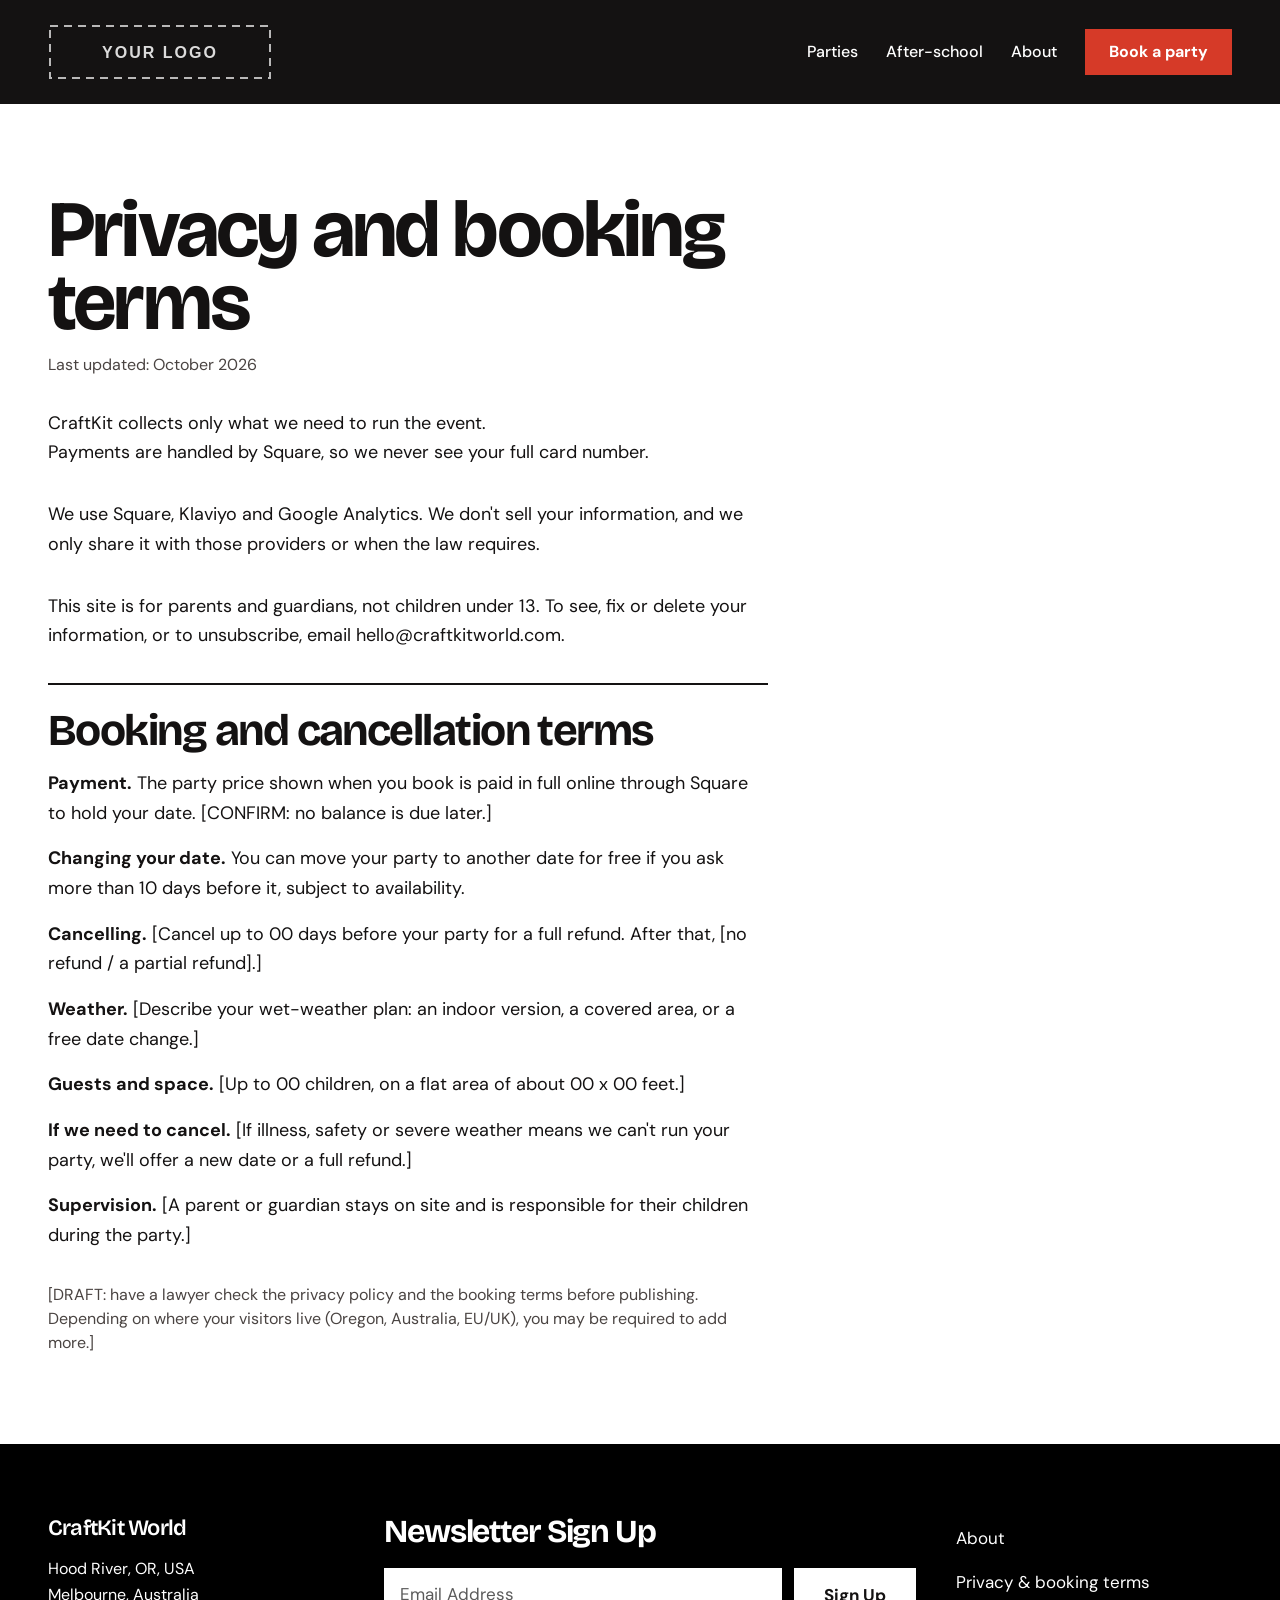
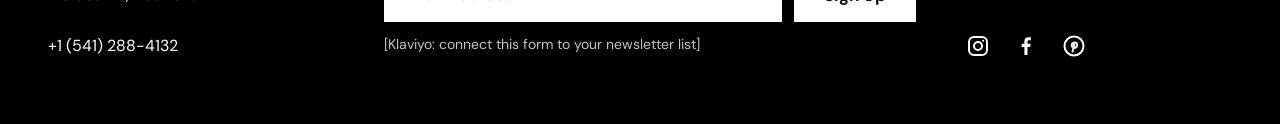
<file: _archive-3-themes/privacy.html>
<!DOCTYPE html>
<html lang="en" class="en-theme-craftkit">
<head>
<meta charset="utf-8">
<meta name="viewport" content="width=device-width, initial-scale=1">
<title>CraftKit Privacy and Booking Terms</title>

<!-- Fonts -->
<link rel="preconnect" href="https://fonts.googleapis.com">
<link rel="preconnect" href="https://fonts.gstatic.com" crossorigin>
<link href="https://fonts.googleapis.com/css2?family=Bricolage+Grotesque:wght@600;700;800&family=DM+Sans:wght@400;500;700&display=swap" rel="stylesheet">

<!-- ===== TRACKING PLACEHOLDERS ===== -->
<!-- Google Analytics 4: replace G-XXXXXXXXXX with your Measurement ID -->
<script async src="https://www.googletagmanager.com/gtag/js?id=G-XXXXXXXXXX"></script>
<script>
  window.dataLayer = window.dataLayer || [];
  function gtag(){ dataLayer.push(arguments); }
  gtag('js', new Date());
  gtag('config', 'G-XXXXXXXXXX');
</script>
<!-- Klaviyo onsite JS: replace YOUR_KLAVIYO_PUBLIC_API_KEY (your 6-character Public API Key / Company ID) -->
<script async type="text/javascript" src="https://static.klaviyo.com/onsite/js/klaviyo.js?company_id=YOUR_KLAVIYO_PUBLIC_API_KEY"></script>
<script>
/* Tracking helpers. Safe if GA4 or Klaviyo are not installed yet.
   Set window.CK_DEBUG = true in the browser console to log every event.
   Events: cta_click, select_world, begin_checkout, apply_promotion, generate_lead, sign_up, purchase, email_pick, select_waitlist_path */
(function () {
  var KEYS = ['utm_source', 'utm_medium', 'utm_campaign', 'utm_content', 'utm_term'];
  function utm() {
    var o = {};
    try {
      var q = new URLSearchParams(location.search);
      KEYS.forEach(function (k) {
        var v = q.get(k);
        try {
          if (v) { sessionStorage.setItem('ck_' + k, v); o[k] = v; }
          else { var sv = sessionStorage.getItem('ck_' + k); if (sv) o[k] = sv; }
        } catch (e) { if (v) o[k] = v; }
      });
    } catch (e) {}
    return o;
  }
  window.ckTrack = function (name, params) {
    try {
      var p = Object.assign({ page_title: document.title }, utm(), params || {});
      if (window.gtag) window.gtag('event', name, p);                          // GA4
      (window._learnq = window._learnq || []).push(['track', name, p]);        // Klaviyo
      if (window.CK_DEBUG) console.log('[track]', name, p);
    } catch (e) {}
  };
  window.ckIdentify = function (props) {
    try {
      if (props && props.$email) (window._learnq = window._learnq || []).push(['identify', props]);   // Klaviyo profile
      if (window.CK_DEBUG) console.log('[identify]', props);
    } catch (e) {}
  };
  // Any element with data-track="some_id" reports a cta_click automatically.
  document.addEventListener('click', function (e) {
    var el = e.target.closest ? e.target.closest('[data-track]') : null;
    if (!el) return;
    window.ckTrack('cta_click', { cta_id: el.getAttribute('data-track'), cta_text: (el.textContent || '').trim().slice(0, 60) });
  });
  utm();
})();
</script>
<!-- ===== END TRACKING ===== -->

<!-- Theme variables, then the shared compiled Tailwind stylesheet (one for all pages) -->
<link rel="stylesheet" href="eds-theme/craftkit-theme.css">
<link rel="stylesheet" href="craftkit.css">
</head>

<body>
<a class="skip" href="#main">Skip to main content</a>

<script src="craftkit-chrome.js" data-part="header" data-variant="solid" data-page="none" data-cta="index.html#book"></script>

<main id="main">
  <section class="py-[clamp(48px,7vw,96px)]">
    <div class="wrap">
      <div class="max-w-[40em] grid gap-8 text-[18px] leading-[1.65]">
        <div class="grid gap-3">
          <h1 id="priv-h" class="text-[clamp(44px,7vw,80px)] leading-[.92]">Privacy and booking terms</h1>
          <p class="text-base text-muted">Last updated: October 2026</p>
        </div>
        <p>CraftKit collects only what we need to run the event.<br>Payments are handled by Square, so we never see your full card number.</p>
        <p>We use Square, Klaviyo and Google Analytics. We don't sell your information, and we only share it with those providers or when the law requires.</p>
        <p>This site is for parents and guardians, not children under 13. To see, fix or delete your information, or to unsubscribe, email hello@craftkitworld.com.</p>
        <div id="terms" class="grid gap-4 scroll-mt-6 pt-6 border-t-2 border-ink">
          <h2 class="text-[clamp(30px,4vw,44px)] leading-none">Booking and cancellation terms</h2>
          <p><strong>Payment.</strong> The party price shown when you book is paid in full online through Square to hold your date. [CONFIRM: no balance is due later.]</p>
          <p><strong>Changing your date.</strong> You can move your party to another date for free if you ask more than 10 days before it, subject to availability.</p>
          <p><strong>Cancelling.</strong> [Cancel up to 00 days before your party for a full refund. After that, [no refund / a partial refund].]</p>
          <p><strong>Weather.</strong> [Describe your wet-weather plan: an indoor version, a covered area, or a free date change.]</p>
          <p><strong>Guests and space.</strong> [Up to 00 children, on a flat area of about 00 x 00 feet.]</p>
          <p><strong>If we need to cancel.</strong> [If illness, safety or severe weather means we can't run your party, we'll offer a new date or a full refund.]</p>
          <p><strong>Supervision.</strong> [A parent or guardian stays on site and is responsible for their children during the party.]</p>
        </div>
        <p class="text-base text-muted">[DRAFT: have a lawyer check the privacy policy and the booking terms before publishing. Depending on where your visitors live (Oregon, Australia, EU/UK), you may be required to add more.]</p>
      </div>
    </div>
  </section>
</main>

<script src="craftkit-chrome.js" data-part="footer"></script>

<script>
(function () {
  var f = document.getElementById('news-form');
  if (!f) return;
  f.addEventListener('submit', function (e) {
    e.preventDefault();
    var em = f.elements.email ? String(f.elements.email.value || '').trim() : '';
    if (window.ckIdentify) ckIdentify({ $email: em, ck_source: 'footer_newsletter' });
    if (window.ckTrack) ckTrack('sign_up', { method: 'footer_newsletter' });
    f.classList.add('hidden');
    document.getElementById('news-done').classList.remove('hidden');
  });
})();
</script>
</body>
</html>
</file>
<file: eds-theme/craftkit-theme.css>
/* ==========================================================================
   CraftKit theme for an EDS-style design system (standalone, third theme)
   Sits beside the light and dark themes: add class "en-theme-craftkit" to
   <html> or <body>. Everything here is plain CSS variables, so it can be
   swapped, renamed or deleted without touching the page markup.

   IMPORTANT: written from the notes on EDS, NOT from the repo.
   The --en-theme-* names below are best guesses at the pattern. Tomorrow,
   open the repo's light theme file and rename each variable here to match
   (the table in README.md lists what each one does).
   ========================================================================== */

:root,
.en-theme-craftkit {
  /* ---- 1. Palette (raw values; the only place hex codes live) ---------- */
  --en-palette-ink:        #141212;
  --en-palette-paper:      #FAFAFA;
  --en-palette-white:      #FFFFFF;
  --en-palette-white-rgb:  255 255 255;   /* channel form so Tailwind opacity (text-white/90) works */
  --en-palette-black:      #000000;
  --en-palette-black-rgb:  0 0 0;
  --en-palette-coral:      #D63A28;   /* accent; alternates #1F5FBF, #2E7D4F */
  --en-palette-tint:       #FFF0C9;   /* soft butter surface (replaces the old pink blush) */
  --en-palette-line:       #E0CD9A;   /* dividers on tint and white */
  --en-palette-muted:      #4A4442;
  --en-palette-green:      #1D6B3A;
  --en-palette-red:        #A32016;
  --en-palette-cream:      #FFF6E5;   /* poster only */
  --en-palette-indigo:     #2E2A6B;   /* poster only */
  --en-palette-yellow:     #FFD23F;   /* poster only */
  --en-palette-mint:       #8FD9CB;   /* poster only */
  --en-palette-night:      #2B2321;   /* hero base behind photos */
  --en-palette-silver:     #C4C4C4;   /* secondary text on dark */
  --en-palette-charcoal:   #2A2A2A;   /* hover on black */
  --en-palette-ink-hover:  #3A3433;   /* hover on ink buttons */
  --en-palette-grey:       #5A5A5A;   /* input placeholder text */
  --en-palette-overlay:    rgba(12, 9, 8, .45);  /* dark wash over hero photos */
  /* Placeholder photo tones (swap for real photos; keep names for product data) */
  --en-palette-photo-default: #444444;
  --en-palette-photo-ocean:   #1F4068;
  --en-palette-photo-forest:  #2F5D3A;
  --en-palette-photo-desert:  #7A5226;
  --en-palette-photo-violet:  #4B2E6B;
  --en-palette-photo-mars:    #7A3B26;
  --en-palette-photo-sakura:  #6B2E3E;
  --en-palette-photo-moss:    #6B7A63;
  --en-palette-photo-slate:   #4A5045;
  --en-palette-photo-cocoa:   #3A2E2A;
  --en-palette-photo-pine:    #2E5A3F;
  --en-palette-photo-walnut:  #5A3A2E;

  /* ---- 2. Semantic theme tokens (what components and Tailwind read) ---- */
  --en-theme-surface-page:           var(--en-palette-white);
  --en-theme-surface-subtle:         var(--en-palette-paper);
  --en-theme-surface-tint:           var(--en-palette-tint);
  --en-theme-surface-inverse:        var(--en-palette-ink);
  --en-theme-surface-hero:           var(--en-palette-night);
  --en-theme-overlay-hero:           var(--en-palette-overlay);

  --en-theme-text-primary:           var(--en-palette-ink);
  --en-theme-text-secondary:         var(--en-palette-muted);
  --en-theme-text-inverse:           var(--en-palette-white);
  --en-theme-text-inverse-muted:     var(--en-palette-silver);
  --en-theme-text-placeholder:       var(--en-palette-grey);
  --en-theme-text-success:           var(--en-palette-green);
  --en-theme-text-danger:            var(--en-palette-red);

  --en-theme-border-default:         var(--en-palette-ink);
  --en-theme-border-accent:          var(--en-palette-line);
  --en-theme-border-inverse:         var(--en-palette-white);

  --en-theme-action-primary-bg:      var(--en-palette-coral);
  --en-theme-action-primary-text:    var(--en-palette-white);
  --en-theme-action-primary-hover:   color-mix(in srgb, var(--en-palette-coral) 88%, black);
  --en-theme-action-secondary-bg:    var(--en-palette-white);
  --en-theme-action-secondary-text:  var(--en-palette-ink);
  --en-theme-action-secondary-hover: var(--en-palette-tint);
  --en-theme-action-inverse-bg:      var(--en-palette-ink);
  --en-theme-action-inverse-hover:   var(--en-palette-ink-hover);
  --en-theme-hover-on-inverse:       var(--en-palette-charcoal);
  --en-theme-action-inverse-text:    var(--en-palette-white);

  --en-theme-focus-ring:             var(--en-palette-ink);
  --en-theme-focus-ring-gap:         var(--en-palette-white);
  --en-theme-photo-stripe:           rgba(255, 255, 255, .07);
  --en-theme-photo-default:          var(--en-palette-photo-default);
  --en-theme-photo-ocean:            var(--en-palette-photo-ocean);
  --en-theme-photo-forest:           var(--en-palette-photo-forest);
  --en-theme-photo-desert:           var(--en-palette-photo-desert);
  --en-theme-photo-violet:           var(--en-palette-photo-violet);
  --en-theme-photo-mars:             var(--en-palette-photo-mars);
  --en-theme-photo-sakura:           var(--en-palette-photo-sakura);
  --en-theme-photo-moss:             var(--en-palette-photo-moss);
  --en-theme-photo-slate:            var(--en-palette-photo-slate);
  --en-theme-photo-cocoa:            var(--en-palette-photo-cocoa);
  --en-theme-photo-pine:             var(--en-palette-photo-pine);
  --en-theme-photo-walnut:           var(--en-palette-photo-walnut);

  /* ---- 3. Shape, type, layout ----------------------------------------- */
  --en-theme-radius-control:         0;          /* square corners */
  --en-theme-radius-pill:            9999px;     /* round icon buttons only */
  --en-theme-border-width:           2px;
  --en-theme-shadow:                 none;       /* flat blocks, no shadows */

  --en-theme-font-display:           "Bricolage Grotesque", "DM Sans", system-ui, sans-serif;
  --en-theme-font-body:              "DM Sans", system-ui, -apple-system, "Segoe UI", sans-serif;
  --en-theme-display-tracking:       -0.035em;
  --en-theme-display-weight:         700;
  --en-theme-body-size:              17px;

  --en-theme-container-max:          1296px;
  --en-theme-gutter:                 clamp(20px, 4vw, 48px);
  --en-theme-section-y:              clamp(64px, 9vw, 112px);

  /* ---- 4. Component hooks (EDS-style names; only work if the component
         publishes them. Check each one in the repo tomorrow.) ------------ */
  --en-button-height:                52px;
  --en-button-padding-x:             28px;
  --en-button-radius:                var(--en-theme-radius-control);
  --en-button-font-weight:           700;
  --en-input-height:                 52px;
  --en-input-border-width:           var(--en-theme-border-width);

  /* ---- 5. Aliases so the existing CraftKit pages keep working ---------- */
  --coral:                           var(--en-theme-action-primary-bg);
}

/* Reduced motion for the ticker and smooth scroll */
@media (prefers-reduced-motion: reduce) {
  .en-theme-craftkit { scroll-behavior: auto; }
}
</file>
<file: craftkit.css>
*,:after,:before{--tw-border-spacing-x:0;--tw-border-spacing-y:0;--tw-translate-x:0;--tw-translate-y:0;--tw-rotate:0;--tw-skew-x:0;--tw-skew-y:0;--tw-scale-x:1;--tw-scale-y:1;--tw-pan-x: ;--tw-pan-y: ;--tw-pinch-zoom: ;--tw-scroll-snap-strictness:proximity;--tw-gradient-from-position: ;--tw-gradient-via-position: ;--tw-gradient-to-position: ;--tw-ordinal: ;--tw-slashed-zero: ;--tw-numeric-figure: ;--tw-numeric-spacing: ;--tw-numeric-fraction: ;--tw-ring-inset: ;--tw-ring-offset-width:0px;--tw-ring-offset-color:var(--en-palette-white);--tw-ring-color:rgba(147,197,253,.5);--tw-ring-offset-shadow:0 0 #0000;--tw-ring-shadow:0 0 #0000;--tw-shadow:0 0 #0000;--tw-shadow-colored:0 0 #0000;--tw-blur: ;--tw-brightness: ;--tw-contrast: ;--tw-grayscale: ;--tw-hue-rotate: ;--tw-invert: ;--tw-saturate: ;--tw-sepia: ;--tw-drop-shadow: ;--tw-backdrop-blur: ;--tw-backdrop-brightness: ;--tw-backdrop-contrast: ;--tw-backdrop-grayscale: ;--tw-backdrop-hue-rotate: ;--tw-backdrop-invert: ;--tw-backdrop-opacity: ;--tw-backdrop-saturate: ;--tw-backdrop-sepia: ;--tw-contain-size: ;--tw-contain-layout: ;--tw-contain-paint: ;--tw-contain-style: }::backdrop{--tw-border-spacing-x:0;--tw-border-spacing-y:0;--tw-translate-x:0;--tw-translate-y:0;--tw-rotate:0;--tw-skew-x:0;--tw-skew-y:0;--tw-scale-x:1;--tw-scale-y:1;--tw-pan-x: ;--tw-pan-y: ;--tw-pinch-zoom: ;--tw-scroll-snap-strictness:proximity;--tw-gradient-from-position: ;--tw-gradient-via-position: ;--tw-gradient-to-position: ;--tw-ordinal: ;--tw-slashed-zero: ;--tw-numeric-figure: ;--tw-numeric-spacing: ;--tw-numeric-fraction: ;--tw-ring-inset: ;--tw-ring-offset-width:0px;--tw-ring-offset-color:var(--en-palette-white);--tw-ring-color:rgba(147,197,253,.5);--tw-ring-offset-shadow:0 0 #0000;--tw-ring-shadow:0 0 #0000;--tw-shadow:0 0 #0000;--tw-shadow-colored:0 0 #0000;--tw-blur: ;--tw-brightness: ;--tw-contrast: ;--tw-grayscale: ;--tw-hue-rotate: ;--tw-invert: ;--tw-saturate: ;--tw-sepia: ;--tw-drop-shadow: ;--tw-backdrop-blur: ;--tw-backdrop-brightness: ;--tw-backdrop-contrast: ;--tw-backdrop-grayscale: ;--tw-backdrop-hue-rotate: ;--tw-backdrop-invert: ;--tw-backdrop-opacity: ;--tw-backdrop-saturate: ;--tw-backdrop-sepia: ;--tw-contain-size: ;--tw-contain-layout: ;--tw-contain-paint: ;--tw-contain-style: }/*! tailwindcss v3.4.16 | MIT License | https://tailwindcss.com*/*,:after,:before{box-sizing:border-box;border-width:0;border-style:solid;border-color:var(--en-theme-border-default)}:after,:before{--tw-content:""}:host,html{line-height:1.5;-webkit-text-size-adjust:100%;-moz-tab-size:4;-o-tab-size:4;tab-size:4;font-family:ui-sans-serif,system-ui,sans-serif,Apple Color Emoji,Segoe UI Emoji,Segoe UI Symbol,Noto Color Emoji;font-feature-settings:normal;font-variation-settings:normal;-webkit-tap-highlight-color:transparent}body{margin:0;line-height:inherit}hr{height:0;color:inherit;border-top-width:1px}abbr:where([title]){-webkit-text-decoration:underline dotted;text-decoration:underline dotted}h1,h2,h3,h4,h5,h6{font-size:inherit;font-weight:inherit}a{color:inherit;text-decoration:inherit}b,strong{font-weight:bolder}code,kbd,pre,samp{font-family:ui-monospace,SFMono-Regular,Menlo,Monaco,Consolas,Liberation Mono,Courier New,monospace;font-feature-settings:normal;font-variation-settings:normal;font-size:1em}small{font-size:80%}sub,sup{font-size:75%;line-height:0;position:relative;vertical-align:baseline}sub{bottom:-.25em}sup{top:-.5em}table{text-indent:0;border-color:inherit;border-collapse:collapse}button,input,optgroup,select,textarea{font-family:inherit;font-feature-settings:inherit;font-variation-settings:inherit;font-size:100%;font-weight:inherit;line-height:inherit;letter-spacing:inherit;color:inherit;margin:0;padding:0}button,select{text-transform:none}button,input:where([type=button]),input:where([type=reset]),input:where([type=submit]){-webkit-appearance:button;background-color:transparent;background-image:none}:-moz-focusring{outline:auto}:-moz-ui-invalid{box-shadow:none}progress{vertical-align:baseline}::-webkit-inner-spin-button,::-webkit-outer-spin-button{height:auto}[type=search]{-webkit-appearance:textfield;outline-offset:-2px}::-webkit-search-decoration{-webkit-appearance:none}::-webkit-file-upload-button{-webkit-appearance:button;font:inherit}summary{display:list-item}blockquote,dd,dl,figure,h1,h2,h3,h4,h5,h6,hr,p,pre{margin:0}fieldset{margin:0}fieldset,legend{padding:0}menu,ol,ul{list-style:none;margin:0;padding:0}dialog{padding:0}textarea{resize:vertical}input::-moz-placeholder,textarea::-moz-placeholder{opacity:1;color:var(--en-theme-text-placeholder)}input::placeholder,textarea::placeholder{opacity:1;color:var(--en-theme-text-placeholder)}[role=button],button{cursor:pointer}:disabled{cursor:default}audio,canvas,embed,iframe,img,object,svg,video{display:block;vertical-align:middle}img,video{max-width:100%;height:auto}[hidden]:where(:not([hidden=until-found])){display:none}*,:after,:before{--tw-ring-color:var(--en-theme-focus-ring)}html{scroll-behavior:smooth}body{--tw-bg-opacity:1;background-color:rgb(var(--en-palette-white-rgb)/var(--tw-bg-opacity,1));font-family:var(--en-theme-font-body);font-size:17px;line-height:1.5;color:var(--en-theme-text-primary);-webkit-font-smoothing:antialiased;-moz-osx-font-smoothing:grayscale}.display,h1,h2,h3,h4{margin:0;font-family:var(--en-theme-font-display);font-weight:700;letter-spacing:var(--en-theme-display-tracking)}:focus-visible{outline:3px solid var(--en-theme-focus-ring);outline-offset:3px;box-shadow:0 0 0 6px var(--en-theme-focus-ring-gap)}.container{width:100%}@media (min-width:640px){.container{max-width:640px}}@media (min-width:768px){.container{max-width:768px}}@media (min-width:1024px){.container{max-width:1024px}}@media (min-width:1280px){.container{max-width:1280px}}@media (min-width:1536px){.container{max-width:1536px}}.wrap{margin-left:auto;margin-right:auto;max-width:var(--en-theme-container-max);padding-left:clamp(20px,4vw,48px);padding-right:clamp(20px,4vw,48px)}.sr{height:1px;width:1px;overflow:hidden;white-space:nowrap;clip:rect(0 0 0 0)}.skip,.sr{position:absolute}.skip{left:.75rem;top:-100px;z-index:60;border-width:2px;border-color:var(--en-theme-text-primary);--tw-bg-opacity:1;background-color:rgb(var(--en-palette-white-rgb)/var(--tw-bg-opacity,1));padding:.75rem 18px;font-weight:700;color:var(--en-theme-text-primary)}.skip:focus{top:12px}.btn{display:inline-flex;min-height:52px;cursor:pointer;align-items:center;justify-content:center;gap:10px;border-width:2px;border-color:transparent;padding:14px 1.75rem;text-align:center;font-family:var(--en-theme-font-body);font-size:17px;font-weight:700;line-height:1.2;text-decoration-line:none}.btn-coral{background-color:var(--en-theme-action-primary-bg);--tw-text-opacity:1;color:rgb(var(--en-palette-white-rgb)/var(--tw-text-opacity,1))}.btn-coral:hover{--tw-brightness:brightness(.9);filter:var(--tw-blur) var(--tw-brightness) var(--tw-contrast) var(--tw-grayscale) var(--tw-hue-rotate) var(--tw-invert) var(--tw-saturate) var(--tw-sepia) var(--tw-drop-shadow)}.btn-white{--tw-bg-opacity:1;background-color:rgb(var(--en-palette-white-rgb)/var(--tw-bg-opacity,1));color:var(--en-theme-text-primary)}.btn-white:hover{background-color:var(--en-theme-surface-tint)}.btn-outline{border-color:var(--en-theme-text-primary);background-color:transparent;color:var(--en-theme-text-primary)}.btn-outline:hover{background-color:var(--en-theme-text-primary);--tw-text-opacity:1;color:rgb(var(--en-palette-white-rgb)/var(--tw-text-opacity,1))}.btn[disabled]{cursor:not-allowed;opacity:.5;filter:none}.nav a{display:inline-flex;min-height:44px;align-items:center;padding-left:.25rem;padding-right:.25rem;font-size:1rem;line-height:1.5rem;font-weight:500;--tw-text-opacity:1;color:rgb(var(--en-palette-white-rgb)/var(--tw-text-opacity,1));text-decoration-line:none;text-underline-offset:6px}.nav a:hover,.nav a[aria-current=page]{text-decoration-line:underline}.nav a[aria-current=page]{text-decoration-thickness:2px;text-underline-offset:6px}.ph{position:relative;overflow:hidden;background-color:var(--ph,var(--en-theme-photo-default));background-image:repeating-linear-gradient(135deg,var(--en-theme-photo-stripe) 0 14px,transparent 14px 28px)}.ph>span{position:absolute;left:1rem;right:1rem;bottom:14px;font-size:13px;font-weight:500;letter-spacing:.04em;color:rgb(var(--en-palette-white-rgb)/.9)}.marquee-track{display:flex;width:-moz-max-content;width:max-content;animation:marquee 38s linear infinite}.mq{margin:0;flex-shrink:0;list-style-type:none;padding:22px 0}.mq,.mq li{display:flex;align-items:center}.mq li{gap:2rem;white-space:nowrap;padding-right:2rem;font-family:var(--en-theme-font-display);font-size:clamp(32px,4.4vw,56px);font-weight:800;letter-spacing:-.03em}.theme h4{margin-top:1.25rem;margin-bottom:.5rem;font-family:var(--en-theme-font-body);font-size:1rem;line-height:1.5rem;font-weight:700;line-height:1.3;letter-spacing:0}.theme ul{margin:0;display:grid;list-style-type:disc;gap:6px;padding-left:1.25rem;font-size:1rem;line-height:1.5rem;line-height:1.4}.price{font-size:1rem;line-height:1.5rem;color:var(--en-theme-text-secondary)}.price strong{font-size:1.125rem;line-height:1.75rem;color:var(--en-theme-text-primary)}.sched li{display:flex;align-items:baseline;justify-content:space-between;gap:1rem;border-top-width:1px;border-color:var(--en-theme-action-primary-bg);padding-top:22px;padding-bottom:22px;font-weight:500}.sched li:last-child{border-bottom-width:1px;border-color:var(--en-theme-action-primary-bg)}.sched .\!t,.sched .t{font-weight:400;color:var(--en-theme-text-secondary)}.faq details{border-top-width:1px;border-color:var(--en-theme-text-primary)}.faq details:last-child{border-bottom-width:1px;border-color:var(--en-theme-text-primary)}.faq summary{display:flex;min-height:64px;cursor:pointer;list-style-type:none;align-items:center;justify-content:space-between;gap:1rem;padding-top:1rem;padding-bottom:1rem;font-size:1.125rem;line-height:1.75rem;font-weight:500}.faq summary::-webkit-details-marker{display:none}.faq summary:after{content:"+";flex-shrink:0;font-size:34px;font-weight:300;line-height:1}.faq details[open] summary:after{content:"\2212"}.faq .ans{display:grid;max-width:62ch;gap:14px;padding-bottom:1.75rem}.field{display:grid;min-width:0;grid-template-columns:minmax(0,1fr);gap:6px}.field label,.field legend{padding:0;font-size:1rem;line-height:1.5rem;font-weight:500}.req{font-weight:400;color:var(--en-theme-text-secondary)}.input{min-height:52px;width:100%;border-width:2px;border-color:var(--en-theme-text-primary);--tw-bg-opacity:1;background-color:rgb(var(--en-palette-white-rgb)/var(--tw-bg-opacity,1));padding:.75rem 14px;font-family:var(--en-theme-font-body);font-size:17px;color:var(--en-theme-text-primary)}.input::-moz-placeholder{color:var(--en-theme-text-placeholder);opacity:1}.input::placeholder{color:var(--en-theme-text-placeholder);opacity:1}textarea.input{min-height:120px;resize:vertical}.f-row{display:grid;grid-template-columns:repeat(auto-fit,minmax(min(200px,100%),1fr));gap:1rem}fieldset{margin:0;min-width:0;border-width:0;padding:0}.choice{display:flex;min-height:44px;align-items:center;gap:.75rem;font-size:17px}.choice input{margin:0;height:22px;width:22px;flex-shrink:0;accent-color:var(--en-theme-text-primary)}.pay-box{display:grid;min-height:150px;align-content:center;gap:6px;border-width:2px;border-style:dashed;border-color:var(--en-theme-text-primary);background-color:var(--en-theme-surface-subtle);padding:1.75rem 1.25rem;text-align:center}.pay-box strong{font-family:var(--en-theme-font-display);font-size:20px;letter-spacing:-.02em}.sumrow{display:flex;justify-content:space-between;gap:1rem;border-top-width:1px;border-color:var(--en-theme-action-primary-bg);padding-top:.75rem;padding-bottom:.75rem}.sumrow dd{margin:0;font-weight:700}.social a{display:inline-flex;height:2.75rem;width:2.75rem;align-items:center;justify-content:center;--tw-text-opacity:1;color:rgb(var(--en-palette-white-rgb)/var(--tw-text-opacity,1))}.social a:hover{background-color:var(--en-theme-hover-on-inverse)}.foot a{--tw-text-opacity:1}.btn-ghost,.foot a{color:rgb(var(--en-palette-white-rgb)/var(--tw-text-opacity,1))}.btn-ghost{--tw-border-opacity:1;border-color:rgb(var(--en-palette-white-rgb)/var(--tw-border-opacity,1));background-color:transparent;--tw-text-opacity:1}.btn-ghost:hover{color:var(--en-theme-text-primary)}.btn-ghost:hover,.worldopt{--tw-bg-opacity:1;background-color:rgb(var(--en-palette-white-rgb)/var(--tw-bg-opacity,1))}.worldopt{display:flex;min-height:60px;cursor:pointer;align-items:center;gap:.75rem;border-width:2px;border-color:var(--en-theme-text-primary);padding:10px 14px;font-weight:500;line-height:1.3}.worldopt:hover{background-color:var(--en-theme-surface-subtle)}.worldopt:has(input:checked){outline:4px solid var(--coral);outline-offset:-2px}.worldopt input{margin:0;height:22px;width:22px;flex-shrink:0;accent-color:var(--en-theme-text-primary)}.field .worldopt{padding:10px 14px}.worldopt small{display:block;font-size:15px;font-weight:400;color:var(--en-theme-text-secondary)}.\!ok,.ok{font-weight:500;color:var(--en-theme-text-success)}.err{font-weight:500;color:var(--en-theme-text-danger)}.stickybar{position:fixed;left:0;right:0;bottom:0;z-index:50;border-top-width:2px;border-color:var(--en-theme-text-primary);--tw-bg-opacity:1;background-color:rgb(var(--en-palette-white-rgb)/var(--tw-bg-opacity,1));padding:10px 1rem}@media (min-width:768px){.stickybar{display:none}}.stickybar .btn{width:100%}.icon-btn{display:inline-flex;height:52px;width:52px;align-items:center;justify-content:center;border-radius:9999px;padding:0}.themebox{gap:14px!important;border-width:2px;border-color:var(--en-theme-text-primary);background-color:var(--en-theme-surface-tint);padding:clamp(20px,3vw,28px)}.step-title,.themebox legend{font-family:var(--en-theme-font-display);font-size:26px;font-weight:700;line-height:1.1;letter-spacing:-.03em}.step-title{margin-bottom:6px}.field legend.step-title{font-size:26px;font-weight:700}.how{margin:0;display:grid;list-style-type:none;gap:14px;padding:0}.how li{display:flex;align-items:flex-start;gap:1rem}.how .n{width:1.75rem;flex-shrink:0;font-family:var(--en-theme-font-display);font-size:2.25rem;line-height:2.5rem;font-weight:800;line-height:1;color:var(--en-theme-action-primary-bg)}.worldopt-top{align-items:flex-start}.worldopt-top input{margin-top:2px}.cal-grid{display:grid;grid-template-columns:repeat(7,minmax(0,1fr));gap:3px}@media (min-width:640px){.cal-grid{gap:6px}}.cal-dow{padding-top:.25rem;padding-bottom:.25rem;text-align:center;font-size:13px;font-weight:700;color:var(--en-theme-text-secondary)}.cal-day{min-height:48px;min-width:0;cursor:pointer;border-width:2px;border-color:transparent;background-color:var(--en-theme-surface-subtle);padding:0;font-family:var(--en-theme-font-body);font-size:17px;font-weight:700;color:var(--en-theme-text-primary)}.cal-day:hover{border-color:var(--en-theme-text-primary)}.cal-day[disabled]{cursor:not-allowed;background-color:transparent;color:var(--en-theme-text-secondary);text-decoration-line:line-through;opacity:.4}.cal-day[disabled]:hover{border-color:transparent}.cal-day.is-sel{border-color:var(--en-theme-text-primary);background-color:var(--en-theme-text-primary);--tw-text-opacity:1;color:rgb(var(--en-palette-white-rgb)/var(--tw-text-opacity,1))}.cal-nav{height:48px;width:48px;cursor:pointer;border-width:2px;border-color:var(--en-theme-text-primary);--tw-bg-opacity:1;background-color:rgb(var(--en-palette-white-rgb)/var(--tw-bg-opacity,1));font-size:28px;line-height:1}.cal-nav:hover{background-color:var(--en-theme-surface-tint)}.cal-nav[disabled]{cursor:not-allowed;opacity:.3}.cal-nav[disabled]:hover,.worldtab{--tw-bg-opacity:1;background-color:rgb(var(--en-palette-white-rgb)/var(--tw-bg-opacity,1))}.worldtab{cursor:pointer;border-width:2px;border-color:var(--en-theme-text-primary);padding:0;font-family:var(--en-theme-font-body);color:var(--en-theme-text-primary)}.worldtab:hover{background-color:var(--en-theme-surface-subtle)}.worldtab[aria-selected=true]{outline:4px solid var(--en-theme-action-primary-bg);outline-offset:-2px}details:not([open])>summary .minus,details[open]>summary .plus{display:none}summary::-webkit-details-marker{display:none}.gal-track{scrollbar-width:thin}.static{position:static}.fixed{position:fixed}.absolute{position:absolute}.relative{position:relative}.inset-0{inset:0}.inset-x-0{left:0;right:0}.right-\[clamp\(12px\2c 2vw\2c 28px\)\]{right:clamp(12px,2vw,28px)}.top-0{top:0}.top-1\/2{top:50%}.isolate{isolation:isolate}.-z-10{z-index:-10}.-z-20{z-index:-20}.z-10{z-index:10}.col-span-2{grid-column:span 2/span 2}.row-span-2{grid-row:span 2/span 2}.\!float-left{float:left!important}.clear-both{clear:both}.m-0{margin:0}.mb-10{margin-bottom:2.5rem}.mb-3{margin-bottom:.75rem}.mb-4{margin-bottom:1rem}.mr-2{margin-right:.5rem}.mt-1{margin-top:.25rem}.mt-2{margin-top:.5rem}.mt-3{margin-top:.75rem}.mt-8{margin-top:2rem}.mt-\[11px\]{margin-top:11px}.mt-\[14px\]{margin-top:14px}.mt-\[5px\]{margin-top:5px}.block{display:block}.flex{display:flex}.inline-flex{display:inline-flex}.grid{display:grid}.hidden{display:none}.aspect-\[4\/3\]{aspect-ratio:4/3}.aspect-\[4\/5\]{aspect-ratio:4/5}.aspect-square{aspect-ratio:1/1}.h-12{height:3rem}.h-full{height:100%}.max-h-\[720px\]{max-height:720px}.\!min-h-\[46px\]{min-height:46px!important}.min-h-0{min-height:0}.min-h-\[150px\]{min-height:150px}.min-h-\[260px\]{min-height:260px}.min-h-\[420px\]{min-height:420px}.min-h-\[44px\]{min-height:44px}.min-h-\[56px\]{min-height:56px}.min-h-\[60px\]{min-height:60px}.min-h-\[64px\]{min-height:64px}.min-h-\[720px\]{min-height:720px}.min-h-\[72px\]{min-height:72px}.min-h-\[760px\]{min-height:760px}.min-h-\[96px\]{min-height:96px}.\!w-auto{width:auto!important}.\!w-full{width:100%!important}.w-12{width:3rem}.w-full{width:100%}.min-w-0{min-width:0}.max-w-\[10em\]{max-width:10em}.max-w-\[1100px\]{max-width:1100px}.max-w-\[11em\]{max-width:11em}.max-w-\[12em\]{max-width:12em}.max-w-\[14em\]{max-width:14em}.max-w-\[34em\]{max-width:34em}.max-w-\[360px\]{max-width:360px}.max-w-\[40em\]{max-width:40em}.max-w-\[440px\]{max-width:440px}.max-w-\[460px\]{max-width:460px}.max-w-\[520px\]{max-width:520px}.max-w-\[52ch\]{max-width:52ch}.max-w-\[560px\]{max-width:560px}.max-w-\[56ch\]{max-width:56ch}.max-w-\[600px\]{max-width:600px}.max-w-\[60ch\]{max-width:60ch}.max-w-\[62ch\]{max-width:62ch}.max-w-\[640px\]{max-width:640px}.max-w-\[760px\]{max-width:760px}.max-w-\[860px\]{max-width:860px}.max-w-\[9\.5em\]{max-width:9.5em}.max-w-\[9em\]{max-width:9em}.max-w-none{max-width:none}.flex-\[1\.5_1_420px\]{flex:1.5 1 420px}.flex-\[1\.5_1_460px\]{flex:1.5 1 460px}.flex-\[1_1_160px\]{flex:1 1 160px}.flex-\[1_1_200px\]{flex:1 1 200px}.flex-\[1_1_220px\]{flex:1 1 220px}.flex-\[1_1_240px\]{flex:1 1 240px}.flex-\[1_1_300px\]{flex:1 1 300px}.flex-\[1_1_320px\]{flex:1 1 320px}.flex-\[1_1_380px\]{flex:1 1 380px}.flex-\[1_1_420px\]{flex:1 1 420px}.flex-\[2_1_380px\]{flex:2 1 380px}.flex-\[3_1_480px\]{flex:3 1 480px}.shrink-0{flex-shrink:0}.basis-\[82\%\]{flex-basis:82%}.basis-full{flex-basis:100%}.-translate-y-1\/2{--tw-translate-y:-50%}.-translate-y-1\/2,.transform{transform:translate(var(--tw-translate-x),var(--tw-translate-y)) rotate(var(--tw-rotate)) skewX(var(--tw-skew-x)) skewY(var(--tw-skew-y)) scaleX(var(--tw-scale-x)) scaleY(var(--tw-scale-y))}.cursor-pointer{cursor:pointer}.snap-x{scroll-snap-type:x var(--tw-scroll-snap-strictness)}.snap-mandatory{--tw-scroll-snap-strictness:mandatory}.snap-start{scroll-snap-align:start}.scroll-mt-0{scroll-margin-top:0}.scroll-mt-4{scroll-margin-top:1rem}.scroll-mt-6{scroll-margin-top:1.5rem}.list-none{list-style-type:none}.grid-cols-1{grid-template-columns:repeat(1,minmax(0,1fr))}.grid-cols-2{grid-template-columns:repeat(2,minmax(0,1fr))}.grid-cols-\[minmax\(0\2c 1fr\)\]{grid-template-columns:minmax(0,1fr)}.grid-cols-\[repeat\(auto-fit\2c minmax\(min\(240px\2c 100\%\)\2c 1fr\)\)\]{grid-template-columns:repeat(auto-fit,minmax(min(240px,100%),1fr))}.grid-cols-\[repeat\(auto-fit\2c minmax\(min\(260px\2c 100\%\)\2c 1fr\)\)\]{grid-template-columns:repeat(auto-fit,minmax(min(260px,100%),1fr))}.grid-cols-\[repeat\(auto-fit\2c minmax\(min\(280px\2c 100\%\)\2c 1fr\)\)\]{grid-template-columns:repeat(auto-fit,minmax(min(280px,100%),1fr))}.grid-cols-\[repeat\(auto-fit\2c minmax\(min\(320px\2c 100\%\)\2c 1fr\)\)\]{grid-template-columns:repeat(auto-fit,minmax(min(320px,100%),1fr))}.flex-col{flex-direction:column}.flex-wrap{flex-wrap:wrap}.content-start{align-content:flex-start}.items-start{align-items:flex-start}.items-end{align-items:flex-end}.items-center{align-items:center}.justify-end{justify-content:flex-end}.justify-center{justify-content:center}.justify-between{justify-content:space-between}.justify-items-start{justify-items:start}.\!gap-3{gap:.75rem!important}.\!gap-4{gap:1rem!important}.\!gap-5{gap:1.25rem!important}.\!gap-\[14px\]{gap:14px!important}.\!gap-\[18px\]{gap:18px!important}.gap-1{gap:.25rem}.gap-10{gap:2.5rem}.gap-12{gap:3rem}.gap-2{gap:.5rem}.gap-3{gap:.75rem}.gap-4{gap:1rem}.gap-5{gap:1.25rem}.gap-6{gap:1.5rem}.gap-8{gap:2rem}.gap-9{gap:2.25rem}.gap-\[10px\]{gap:10px}.gap-\[14px\]{gap:14px}.gap-\[2px\]{gap:2px}.gap-\[6px\]{gap:6px}.gap-\[clamp\(28px\2c 4vw\2c 48px\)\]{gap:clamp(28px,4vw,48px)}.gap-x-10{-moz-column-gap:2.5rem;column-gap:2.5rem}.gap-x-12{-moz-column-gap:3rem;column-gap:3rem}.gap-x-5{-moz-column-gap:1.25rem;column-gap:1.25rem}.gap-x-6{-moz-column-gap:1.5rem;column-gap:1.5rem}.gap-x-7{-moz-column-gap:1.75rem;column-gap:1.75rem}.gap-x-\[clamp\(32px\2c 6vw\2c 96px\)\]{-moz-column-gap:clamp(32px,6vw,96px);column-gap:clamp(32px,6vw,96px)}.gap-y-10{row-gap:2.5rem}.gap-y-12{row-gap:3rem}.gap-y-2{row-gap:.5rem}.gap-y-4{row-gap:1rem}.gap-y-5{row-gap:1.25rem}.gap-y-8{row-gap:2rem}.overflow-hidden{overflow:hidden}.overflow-x-auto{overflow-x:auto}.whitespace-nowrap{white-space:nowrap}.rounded-full{border-radius:9999px}.border-2{border-width:2px}.border-b-2{border-bottom-width:2px}.border-t{border-top-width:1px}.border-t-2{border-top-width:2px}.\!border-white{--tw-border-opacity:1!important;border-color:rgb(var(--en-palette-white-rgb)/var(--tw-border-opacity,1))!important}.border-ink{border-color:var(--en-theme-text-primary)}.border-rule{border-color:var(--en-theme-border-accent)}.border-white\/20{border-color:rgb(var(--en-palette-white-rgb)/.2)}.bg-black{--tw-bg-opacity:1;background-color:rgb(var(--en-palette-black-rgb)/var(--tw-bg-opacity,1))}.bg-hero{background-color:var(--en-theme-surface-hero)}.bg-ink{background-color:var(--en-theme-text-primary)}.bg-overlay{background-color:var(--en-theme-overlay-hero)}.bg-tint{background-color:var(--en-theme-surface-tint)}.bg-white{--tw-bg-opacity:1;background-color:rgb(var(--en-palette-white-rgb)/var(--tw-bg-opacity,1))}.object-cover{-o-object-fit:cover;object-fit:cover}.p-0{padding:0}.p-2{padding:.5rem}.p-3{padding:.75rem}.p-4{padding:1rem}.p-7{padding:1.75rem}.p-8{padding:2rem}.p-\[clamp\(20px\2c 3vw\2c 36px\)\]{padding:clamp(20px,3vw,36px)}.p-\[clamp\(24px\2c 3vw\2c 36px\)\]{padding:clamp(24px,3vw,36px)}.\!px-\[22px\]{padding-left:22px!important;padding-right:22px!important}.\!py-2{padding-top:.5rem!important;padding-bottom:.5rem!important}.px-10{padding-left:2.5rem;padding-right:2.5rem}.px-3{padding-left:.75rem;padding-right:.75rem}.px-4{padding-left:1rem;padding-right:1rem}.px-9{padding-left:2.25rem;padding-right:2.25rem}.px-\[26px\]{padding-left:26px;padding-right:26px}.py-2{padding-top:.5rem;padding-bottom:.5rem}.py-3{padding-top:.75rem;padding-bottom:.75rem}.py-4{padding-top:1rem;padding-bottom:1rem}.py-5{padding-top:1.25rem;padding-bottom:1.25rem}.py-6{padding-top:1.5rem;padding-bottom:1.5rem}.py-8{padding-top:2rem;padding-bottom:2rem}.py-\[18px\]{padding-top:18px;padding-bottom:18px}.py-\[clamp\(48px\2c 7vw\2c 96px\)\]{padding-top:clamp(48px,7vw,96px);padding-bottom:clamp(48px,7vw,96px)}.py-\[clamp\(56px\2c 8vw\2c 104px\)\]{padding-top:clamp(56px,8vw,104px);padding-bottom:clamp(56px,8vw,104px)}.py-\[clamp\(56px\2c 8vw\2c 96px\)\]{padding-top:clamp(56px,8vw,96px);padding-bottom:clamp(56px,8vw,96px)}.py-\[clamp\(64px\2c 9vw\2c 112px\)\]{padding-top:clamp(64px,9vw,112px);padding-bottom:clamp(64px,9vw,112px)}.pb-10{padding-bottom:2.5rem}.pb-14{padding-bottom:3.5rem}.pb-2{padding-bottom:.5rem}.pb-8{padding-bottom:2rem}.pb-\[104px\]{padding-bottom:104px}.pb-\[clamp\(32px\2c 4vw\2c 48px\)\]{padding-bottom:clamp(32px,4vw,48px)}.pb-\[clamp\(56px\2c 8vw\2c 104px\)\]{padding-bottom:clamp(56px,8vw,104px)}.pb-\[clamp\(64px\2c 9vw\2c 112px\)\]{padding-bottom:clamp(64px,9vw,112px)}.pb-\[clamp\(72px\2c 10vw\2c 128px\)\]{padding-bottom:clamp(72px,10vw,128px)}.pb-\[clamp\(80px\2c 10vw\2c 136px\)\]{padding-bottom:clamp(80px,10vw,136px)}.pt-2{padding-top:.5rem}.pt-4{padding-top:1rem}.pt-40{padding-top:10rem}.pt-6{padding-top:1.5rem}.pt-7{padding-top:1.75rem}.pt-\[6px\]{padding-top:6px}.pt-\[72px\]{padding-top:72px}.pt-\[clamp\(24px\2c 4vw\2c 48px\)\]{padding-top:clamp(24px,4vw,48px)}.pt-\[clamp\(48px\2c 7vw\2c 88px\)\]{padding-top:clamp(48px,7vw,88px)}.pt-\[clamp\(48px\2c 7vw\2c 96px\)\]{padding-top:clamp(48px,7vw,96px)}.pt-\[clamp\(56px\2c 8vw\2c 104px\)\]{padding-top:clamp(56px,8vw,104px)}.text-left{text-align:left}.text-right{text-align:right}.font-display{font-family:var(--en-theme-font-display)}.\!text-base{font-size:1rem!important;line-height:1.5rem!important}.text-2xl{font-size:1.5rem;line-height:2rem}.text-\[13px\]{font-size:13px}.text-\[15px\]{font-size:15px}.text-\[16px\]{font-size:16px}.text-\[17px\]{font-size:17px}.text-\[18px\]{font-size:18px}.text-\[19px\]{font-size:19px}.text-\[20px\]{font-size:20px}.text-\[22px\]{font-size:22px}.text-\[24px\]{font-size:24px}.text-\[26px\]{font-size:26px}.text-\[32px\]{font-size:32px}.text-\[34px\]{font-size:34px}.text-\[40px\]{font-size:40px}.text-\[clamp\(19px\2c 2vw\2c 24px\)\]{font-size:clamp(19px,2vw,24px)}.text-\[clamp\(22px\2c 3vw\2c 30px\)\]{font-size:clamp(22px,3vw,30px)}.text-\[clamp\(24px\2c 3vw\2c 34px\)\]{font-size:clamp(24px,3vw,34px)}.text-\[clamp\(26px\2c 3\.4vw\2c 36px\)\]{font-size:clamp(26px,3.4vw,36px)}.text-\[clamp\(26px\2c 3\.4vw\2c 44px\)\]{font-size:clamp(26px,3.4vw,44px)}.text-\[clamp\(26px\2c 3vw\2c 36px\)\]{font-size:clamp(26px,3vw,36px)}.text-\[clamp\(28px\2c 5vw\2c 44px\)\]{font-size:clamp(28px,5vw,44px)}.text-\[clamp\(30px\2c 3\.6vw\2c 44px\)\]{font-size:clamp(30px,3.6vw,44px)}.text-\[clamp\(30px\2c 4vw\2c 44px\)\]{font-size:clamp(30px,4vw,44px)}.text-\[clamp\(32px\2c 6vw\2c 52px\)\]{font-size:clamp(32px,6vw,52px)}.text-\[clamp\(34px\2c 4\.4vw\2c 56px\)\]{font-size:clamp(34px,4.4vw,56px)}.text-\[clamp\(34px\2c 4vw\2c 52px\)\]{font-size:clamp(34px,4vw,52px)}.text-\[clamp\(34px\2c 5vw\2c 60px\)\]{font-size:clamp(34px,5vw,60px)}.text-\[clamp\(34px\2c 5vw\2c 64px\)\]{font-size:clamp(34px,5vw,64px)}.text-\[clamp\(40px\2c 5vw\2c 68px\)\]{font-size:clamp(40px,5vw,68px)}.text-\[clamp\(44px\2c 7vw\2c 80px\)\]{font-size:clamp(44px,7vw,80px)}.text-\[clamp\(44px\2c 7vw\2c 92px\)\]{font-size:clamp(44px,7vw,92px)}.text-\[clamp\(44px\2c 7vw\2c 96px\)\]{font-size:clamp(44px,7vw,96px)}.text-\[clamp\(52px\2c 9\.5vw\2c 120px\)\]{font-size:clamp(52px,9.5vw,120px)}.text-\[clamp\(52px\2c 9vw\2c 112px\)\]{font-size:clamp(52px,9vw,112px)}.text-base{font-size:1rem;line-height:1.5rem}.text-lg{font-size:1.125rem;line-height:1.75rem}.text-sm{font-size:.875rem;line-height:1.25rem}.font-bold{font-weight:700}.font-extrabold{font-weight:800}.font-light{font-weight:300}.font-medium{font-weight:500}.font-normal{font-weight:400}.font-semibold{font-weight:600}.uppercase{text-transform:uppercase}.not-italic{font-style:normal}.leading-\[\.88\]{line-height:.88}.leading-\[\.92\]{line-height:.92}.leading-\[\.95\]{line-height:.95}.leading-\[\.98\]{line-height:.98}.leading-\[\.9\]{line-height:.9}.leading-\[1\.05\]{line-height:1.05}.leading-\[1\.15\]{line-height:1.15}.leading-\[1\.1\]{line-height:1.1}.leading-\[1\.2\]{line-height:1.2}.leading-\[1\.5\]{line-height:1.5}.leading-\[1\.65\]{line-height:1.65}.leading-\[1\.6\]{line-height:1.6}.leading-none{line-height:1}.leading-normal{line-height:1.5}.tracking-\[-0\.02em\]{letter-spacing:-.02em}.tracking-\[-0\.03em\]{letter-spacing:-.03em}.tracking-\[\.08em\]{letter-spacing:.08em}.tracking-\[\.14em\]{letter-spacing:.14em}.text-coral{color:var(--en-theme-action-primary-bg)}.text-ink{color:var(--en-theme-text-primary)}.text-inverse-muted{color:var(--en-theme-text-inverse-muted)}.text-muted{color:var(--en-theme-text-secondary)}.text-white{--tw-text-opacity:1;color:rgb(var(--en-palette-white-rgb)/var(--tw-text-opacity,1))}.underline{text-decoration-line:underline}.no-underline{text-decoration-line:none}.underline-offset-4{text-underline-offset:4px}.opacity-85{opacity:.85}.filter{filter:var(--tw-blur) var(--tw-brightness) var(--tw-contrast) var(--tw-grayscale) var(--tw-hue-rotate) var(--tw-invert) var(--tw-saturate) var(--tw-sepia) var(--tw-drop-shadow)}@keyframes marquee{0%{transform:translateX(0)}to{transform:translateX(-50%)}}@media (prefers-reduced-motion:reduce){.marquee-track{animation:none}html{scroll-behavior:auto}}.last\:border-b-2:last-child{border-bottom-width:2px}.aria-pressed\:bg-ink[aria-pressed=true]{background-color:var(--en-theme-text-primary)}.aria-pressed\:text-white[aria-pressed=true]{--tw-text-opacity:1;color:rgb(var(--en-palette-white-rgb)/var(--tw-text-opacity,1))}@media not all and (min-width:768px){.max-md\:\!hidden{display:none!important}}@media (min-width:640px){.sm\:inline{display:inline}.sm\:w-auto{width:auto}.sm\:basis-\[48\%\]{flex-basis:48%}.sm\:grid-cols-2{grid-template-columns:repeat(2,minmax(0,1fr))}.sm\:grid-cols-3{grid-template-columns:repeat(3,minmax(0,1fr))}.sm\:grid-cols-\[repeat\(auto-fit\2c minmax\(210px\2c 1fr\)\)\]{grid-template-columns:repeat(auto-fit,minmax(210px,1fr))}.sm\:gap-3{gap:.75rem}.sm\:p-\[clamp\(16px\2c 3vw\2c 28px\)\]{padding:clamp(16px,3vw,28px)}.sm\:p-\[clamp\(20px\2c 3vw\2c 36px\)\]{padding:clamp(20px,3vw,36px)}}@media (min-width:768px){.md\:pb-14{padding-bottom:3.5rem}}@media (min-width:1024px){.lg\:sticky{position:sticky}.lg\:top-8{top:2rem}.lg\:aspect-auto{aspect-ratio:auto}.lg\:h-full{height:100%}.lg\:basis-\[32\%\]{flex-basis:32%}.lg\:grid-cols-3{grid-template-columns:repeat(3,minmax(0,1fr))}.lg\:grid-cols-4{grid-template-columns:repeat(4,minmax(0,1fr))}}@media (min-width:1280px){.xl\:grid-cols-4{grid-template-columns:repeat(4,minmax(0,1fr))}}
</file>
<file: _archive-3-themes/eds-theme/craftkit-theme.css>
/* ==========================================================================
   CraftKit theme for an EDS-style design system (standalone, third theme)
   Sits beside the light and dark themes: add class "en-theme-craftkit" to
   <html> or <body>. Everything here is plain CSS variables, so it can be
   swapped, renamed or deleted without touching the page markup.

   IMPORTANT: written from the notes on EDS, NOT from the repo.
   The --en-theme-* names below are best guesses at the pattern. Tomorrow,
   open the repo's light theme file and rename each variable here to match
   (the table in README.md lists what each one does).
   ========================================================================== */

:root,
.en-theme-craftkit {
  /* ---- 1. Palette (raw values; the only place hex codes live) ---------- */
  --en-palette-ink:        #141212;
  --en-palette-paper:      #FAFAFA;
  --en-palette-white:      #FFFFFF;
  --en-palette-white-rgb:  255 255 255;   /* channel form so Tailwind opacity (text-white/90) works */
  --en-palette-black:      #000000;
  --en-palette-black-rgb:  0 0 0;
  --en-palette-coral:      #D63A28;   /* accent; alternates #1F5FBF, #2E7D4F */
  --en-palette-tint:       #FFF0C9;   /* soft butter surface (replaces the old pink blush) */
  --en-palette-line:       #E0CD9A;   /* dividers on tint and white */
  --en-palette-muted:      #4A4442;
  --en-palette-green:      #1D6B3A;
  --en-palette-red:        #A32016;
  --en-palette-cream:      #FFF6E5;   /* poster only */
  --en-palette-indigo:     #2E2A6B;   /* poster only */
  --en-palette-yellow:     #FFD23F;   /* poster only */
  --en-palette-mint:       #8FD9CB;   /* poster only */
  --en-palette-night:      #2B2321;   /* hero base behind photos */
  --en-palette-silver:     #C4C4C4;   /* secondary text on dark */
  --en-palette-charcoal:   #2A2A2A;   /* hover on black */
  --en-palette-ink-hover:  #3A3433;   /* hover on ink buttons */
  --en-palette-grey:       #5A5A5A;   /* input placeholder text */
  --en-palette-overlay:    rgba(12, 9, 8, .45);  /* dark wash over hero photos */
  /* Placeholder photo tones (swap for real photos; keep names for product data) */
  --en-palette-photo-default: #444444;
  --en-palette-photo-ocean:   #1F4068;
  --en-palette-photo-forest:  #2F5D3A;
  --en-palette-photo-desert:  #7A5226;
  --en-palette-photo-violet:  #4B2E6B;
  --en-palette-photo-mars:    #7A3B26;
  --en-palette-photo-sakura:  #6B2E3E;
  --en-palette-photo-moss:    #6B7A63;
  --en-palette-photo-slate:   #4A5045;
  --en-palette-photo-cocoa:   #3A2E2A;
  --en-palette-photo-pine:    #2E5A3F;
  --en-palette-photo-walnut:  #5A3A2E;

  /* ---- 2. Semantic theme tokens (what components and Tailwind read) ---- */
  --en-theme-surface-page:           var(--en-palette-white);
  --en-theme-surface-subtle:         var(--en-palette-paper);
  --en-theme-surface-tint:           var(--en-palette-tint);
  --en-theme-surface-inverse:        var(--en-palette-ink);
  --en-theme-surface-hero:           var(--en-palette-night);
  --en-theme-overlay-hero:           var(--en-palette-overlay);

  --en-theme-text-primary:           var(--en-palette-ink);
  --en-theme-text-secondary:         var(--en-palette-muted);
  --en-theme-text-inverse:           var(--en-palette-white);
  --en-theme-text-inverse-muted:     var(--en-palette-silver);
  --en-theme-text-placeholder:       var(--en-palette-grey);
  --en-theme-text-success:           var(--en-palette-green);
  --en-theme-text-danger:            var(--en-palette-red);

  --en-theme-border-default:         var(--en-palette-ink);
  --en-theme-border-accent:          var(--en-palette-line);
  --en-theme-border-inverse:         var(--en-palette-white);

  --en-theme-action-primary-bg:      var(--en-palette-coral);
  --en-theme-action-primary-text:    var(--en-palette-white);
  --en-theme-action-primary-hover:   color-mix(in srgb, var(--en-palette-coral) 88%, black);
  --en-theme-action-secondary-bg:    var(--en-palette-white);
  --en-theme-action-secondary-text:  var(--en-palette-ink);
  --en-theme-action-secondary-hover: var(--en-palette-tint);
  --en-theme-action-inverse-bg:      var(--en-palette-ink);
  --en-theme-action-inverse-hover:   var(--en-palette-ink-hover);
  --en-theme-hover-on-inverse:       var(--en-palette-charcoal);
  --en-theme-action-inverse-text:    var(--en-palette-white);

  --en-theme-focus-ring:             var(--en-palette-ink);
  --en-theme-focus-ring-gap:         var(--en-palette-white);
  --en-theme-photo-stripe:           rgba(255, 255, 255, .07);
  --en-theme-photo-default:          var(--en-palette-photo-default);
  --en-theme-photo-ocean:            var(--en-palette-photo-ocean);
  --en-theme-photo-forest:           var(--en-palette-photo-forest);
  --en-theme-photo-desert:           var(--en-palette-photo-desert);
  --en-theme-photo-violet:           var(--en-palette-photo-violet);
  --en-theme-photo-mars:             var(--en-palette-photo-mars);
  --en-theme-photo-sakura:           var(--en-palette-photo-sakura);
  --en-theme-photo-moss:             var(--en-palette-photo-moss);
  --en-theme-photo-slate:            var(--en-palette-photo-slate);
  --en-theme-photo-cocoa:            var(--en-palette-photo-cocoa);
  --en-theme-photo-pine:             var(--en-palette-photo-pine);
  --en-theme-photo-walnut:           var(--en-palette-photo-walnut);

  /* ---- 3. Shape, type, layout ----------------------------------------- */
  --en-theme-radius-control:         0;          /* square corners */
  --en-theme-radius-pill:            9999px;     /* round icon buttons only */
  --en-theme-border-width:           2px;
  --en-theme-shadow:                 none;       /* flat blocks, no shadows */

  --en-theme-font-display:           "Bricolage Grotesque", "DM Sans", system-ui, sans-serif;
  --en-theme-font-body:              "DM Sans", system-ui, -apple-system, "Segoe UI", sans-serif;
  --en-theme-display-tracking:       -0.035em;
  --en-theme-display-weight:         700;
  --en-theme-body-size:              17px;

  --en-theme-container-max:          1296px;
  --en-theme-gutter:                 clamp(20px, 4vw, 48px);
  --en-theme-section-y:              clamp(64px, 9vw, 112px);

  /* ---- 4. Component hooks (EDS-style names; only work if the component
         publishes them. Check each one in the repo tomorrow.) ------------ */
  --en-button-height:                52px;
  --en-button-padding-x:             28px;
  --en-button-radius:                var(--en-theme-radius-control);
  --en-button-font-weight:           700;
  --en-input-height:                 52px;
  --en-input-border-width:           var(--en-theme-border-width);

  /* ---- 5. Aliases so the existing CraftKit pages keep working ---------- */
  --coral:                           var(--en-theme-action-primary-bg);
}

/* Reduced motion for the ticker and smooth scroll */
@media (prefers-reduced-motion: reduce) {
  .en-theme-craftkit { scroll-behavior: auto; }
}
</file>
<file: _archive-3-themes/craftkit.css>
*,:after,:before{--tw-border-spacing-x:0;--tw-border-spacing-y:0;--tw-translate-x:0;--tw-translate-y:0;--tw-rotate:0;--tw-skew-x:0;--tw-skew-y:0;--tw-scale-x:1;--tw-scale-y:1;--tw-pan-x: ;--tw-pan-y: ;--tw-pinch-zoom: ;--tw-scroll-snap-strictness:proximity;--tw-gradient-from-position: ;--tw-gradient-via-position: ;--tw-gradient-to-position: ;--tw-ordinal: ;--tw-slashed-zero: ;--tw-numeric-figure: ;--tw-numeric-spacing: ;--tw-numeric-fraction: ;--tw-ring-inset: ;--tw-ring-offset-width:0px;--tw-ring-offset-color:var(--en-palette-white);--tw-ring-color:rgba(147,197,253,.5);--tw-ring-offset-shadow:0 0 #0000;--tw-ring-shadow:0 0 #0000;--tw-shadow:0 0 #0000;--tw-shadow-colored:0 0 #0000;--tw-blur: ;--tw-brightness: ;--tw-contrast: ;--tw-grayscale: ;--tw-hue-rotate: ;--tw-invert: ;--tw-saturate: ;--tw-sepia: ;--tw-drop-shadow: ;--tw-backdrop-blur: ;--tw-backdrop-brightness: ;--tw-backdrop-contrast: ;--tw-backdrop-grayscale: ;--tw-backdrop-hue-rotate: ;--tw-backdrop-invert: ;--tw-backdrop-opacity: ;--tw-backdrop-saturate: ;--tw-backdrop-sepia: ;--tw-contain-size: ;--tw-contain-layout: ;--tw-contain-paint: ;--tw-contain-style: }::backdrop{--tw-border-spacing-x:0;--tw-border-spacing-y:0;--tw-translate-x:0;--tw-translate-y:0;--tw-rotate:0;--tw-skew-x:0;--tw-skew-y:0;--tw-scale-x:1;--tw-scale-y:1;--tw-pan-x: ;--tw-pan-y: ;--tw-pinch-zoom: ;--tw-scroll-snap-strictness:proximity;--tw-gradient-from-position: ;--tw-gradient-via-position: ;--tw-gradient-to-position: ;--tw-ordinal: ;--tw-slashed-zero: ;--tw-numeric-figure: ;--tw-numeric-spacing: ;--tw-numeric-fraction: ;--tw-ring-inset: ;--tw-ring-offset-width:0px;--tw-ring-offset-color:var(--en-palette-white);--tw-ring-color:rgba(147,197,253,.5);--tw-ring-offset-shadow:0 0 #0000;--tw-ring-shadow:0 0 #0000;--tw-shadow:0 0 #0000;--tw-shadow-colored:0 0 #0000;--tw-blur: ;--tw-brightness: ;--tw-contrast: ;--tw-grayscale: ;--tw-hue-rotate: ;--tw-invert: ;--tw-saturate: ;--tw-sepia: ;--tw-drop-shadow: ;--tw-backdrop-blur: ;--tw-backdrop-brightness: ;--tw-backdrop-contrast: ;--tw-backdrop-grayscale: ;--tw-backdrop-hue-rotate: ;--tw-backdrop-invert: ;--tw-backdrop-opacity: ;--tw-backdrop-saturate: ;--tw-backdrop-sepia: ;--tw-contain-size: ;--tw-contain-layout: ;--tw-contain-paint: ;--tw-contain-style: }/*! tailwindcss v3.4.16 | MIT License | https://tailwindcss.com*/*,:after,:before{box-sizing:border-box;border-width:0;border-style:solid;border-color:var(--en-theme-border-default)}:after,:before{--tw-content:""}:host,html{line-height:1.5;-webkit-text-size-adjust:100%;-moz-tab-size:4;-o-tab-size:4;tab-size:4;font-family:ui-sans-serif,system-ui,sans-serif,Apple Color Emoji,Segoe UI Emoji,Segoe UI Symbol,Noto Color Emoji;font-feature-settings:normal;font-variation-settings:normal;-webkit-tap-highlight-color:transparent}body{margin:0;line-height:inherit}hr{height:0;color:inherit;border-top-width:1px}abbr:where([title]){-webkit-text-decoration:underline dotted;text-decoration:underline dotted}h1,h2,h3,h4,h5,h6{font-size:inherit;font-weight:inherit}a{color:inherit;text-decoration:inherit}b,strong{font-weight:bolder}code,kbd,pre,samp{font-family:ui-monospace,SFMono-Regular,Menlo,Monaco,Consolas,Liberation Mono,Courier New,monospace;font-feature-settings:normal;font-variation-settings:normal;font-size:1em}small{font-size:80%}sub,sup{font-size:75%;line-height:0;position:relative;vertical-align:baseline}sub{bottom:-.25em}sup{top:-.5em}table{text-indent:0;border-color:inherit;border-collapse:collapse}button,input,optgroup,select,textarea{font-family:inherit;font-feature-settings:inherit;font-variation-settings:inherit;font-size:100%;font-weight:inherit;line-height:inherit;letter-spacing:inherit;color:inherit;margin:0;padding:0}button,select{text-transform:none}button,input:where([type=button]),input:where([type=reset]),input:where([type=submit]){-webkit-appearance:button;background-color:transparent;background-image:none}:-moz-focusring{outline:auto}:-moz-ui-invalid{box-shadow:none}progress{vertical-align:baseline}::-webkit-inner-spin-button,::-webkit-outer-spin-button{height:auto}[type=search]{-webkit-appearance:textfield;outline-offset:-2px}::-webkit-search-decoration{-webkit-appearance:none}::-webkit-file-upload-button{-webkit-appearance:button;font:inherit}summary{display:list-item}blockquote,dd,dl,figure,h1,h2,h3,h4,h5,h6,hr,p,pre{margin:0}fieldset{margin:0}fieldset,legend{padding:0}menu,ol,ul{list-style:none;margin:0;padding:0}dialog{padding:0}textarea{resize:vertical}input::-moz-placeholder,textarea::-moz-placeholder{opacity:1;color:var(--en-theme-text-placeholder)}input::placeholder,textarea::placeholder{opacity:1;color:var(--en-theme-text-placeholder)}[role=button],button{cursor:pointer}:disabled{cursor:default}audio,canvas,embed,iframe,img,object,svg,video{display:block;vertical-align:middle}img,video{max-width:100%;height:auto}[hidden]:where(:not([hidden=until-found])){display:none}*,:after,:before{--tw-ring-color:var(--en-theme-focus-ring)}html{scroll-behavior:smooth}body{--tw-bg-opacity:1;background-color:rgb(var(--en-palette-white-rgb)/var(--tw-bg-opacity,1));font-family:var(--en-theme-font-body);font-size:17px;line-height:1.5;color:var(--en-theme-text-primary);-webkit-font-smoothing:antialiased;-moz-osx-font-smoothing:grayscale}.display,h1,h2,h3,h4{margin:0;font-family:var(--en-theme-font-display);font-weight:700;letter-spacing:var(--en-theme-display-tracking)}:focus-visible{outline:3px solid var(--en-theme-focus-ring);outline-offset:3px;box-shadow:0 0 0 6px var(--en-theme-focus-ring-gap)}.container{width:100%}@media (min-width:640px){.container{max-width:640px}}@media (min-width:768px){.container{max-width:768px}}@media (min-width:1024px){.container{max-width:1024px}}@media (min-width:1280px){.container{max-width:1280px}}@media (min-width:1536px){.container{max-width:1536px}}.wrap{margin-left:auto;margin-right:auto;max-width:var(--en-theme-container-max);padding-left:clamp(20px,4vw,48px);padding-right:clamp(20px,4vw,48px)}.sr{height:1px;width:1px;overflow:hidden;white-space:nowrap;clip:rect(0 0 0 0)}.skip,.sr{position:absolute}.skip{left:.75rem;top:-100px;z-index:60;border-width:2px;border-color:var(--en-theme-text-primary);--tw-bg-opacity:1;background-color:rgb(var(--en-palette-white-rgb)/var(--tw-bg-opacity,1));padding:.75rem 18px;font-weight:700;color:var(--en-theme-text-primary)}.skip:focus{top:12px}.btn{display:inline-flex;min-height:52px;cursor:pointer;align-items:center;justify-content:center;gap:10px;border-width:2px;border-color:transparent;padding:14px 1.75rem;text-align:center;font-family:var(--en-theme-font-body);font-size:17px;font-weight:700;line-height:1.2;text-decoration-line:none}.btn-coral{background-color:var(--en-theme-action-primary-bg);--tw-text-opacity:1;color:rgb(var(--en-palette-white-rgb)/var(--tw-text-opacity,1))}.btn-coral:hover{--tw-brightness:brightness(.9);filter:var(--tw-blur) var(--tw-brightness) var(--tw-contrast) var(--tw-grayscale) var(--tw-hue-rotate) var(--tw-invert) var(--tw-saturate) var(--tw-sepia) var(--tw-drop-shadow)}.btn-white{--tw-bg-opacity:1;background-color:rgb(var(--en-palette-white-rgb)/var(--tw-bg-opacity,1));color:var(--en-theme-text-primary)}.btn-white:hover{background-color:var(--en-theme-surface-tint)}.btn-outline{border-color:var(--en-theme-text-primary);background-color:transparent;color:var(--en-theme-text-primary)}.btn-outline:hover{background-color:var(--en-theme-text-primary);--tw-text-opacity:1;color:rgb(var(--en-palette-white-rgb)/var(--tw-text-opacity,1))}.btn[disabled]{cursor:not-allowed;opacity:.5;filter:none}.nav a{display:inline-flex;min-height:44px;align-items:center;padding-left:.25rem;padding-right:.25rem;font-size:1rem;line-height:1.5rem;font-weight:500;--tw-text-opacity:1;color:rgb(var(--en-palette-white-rgb)/var(--tw-text-opacity,1));text-decoration-line:none;text-underline-offset:6px}.nav a:hover,.nav a[aria-current=page]{text-decoration-line:underline}.nav a[aria-current=page]{text-decoration-thickness:2px;text-underline-offset:6px}.ph{position:relative;overflow:hidden;background-color:var(--ph,var(--en-theme-photo-default));background-image:repeating-linear-gradient(135deg,var(--en-theme-photo-stripe) 0 14px,transparent 14px 28px)}.ph>span{position:absolute;left:1rem;right:1rem;bottom:14px;font-size:13px;font-weight:500;letter-spacing:.04em;color:rgb(var(--en-palette-white-rgb)/.9)}.marquee-track{display:flex;width:-moz-max-content;width:max-content;animation:marquee 38s linear infinite}.mq{margin:0;flex-shrink:0;list-style-type:none;padding:22px 0}.mq,.mq li{display:flex;align-items:center}.mq li{gap:2rem;white-space:nowrap;padding-right:2rem;font-family:var(--en-theme-font-display);font-size:clamp(32px,4.4vw,56px);font-weight:800;letter-spacing:-.03em}.theme h4{margin-top:1.25rem;margin-bottom:.5rem;font-family:var(--en-theme-font-body);font-size:1rem;line-height:1.5rem;font-weight:700;line-height:1.3;letter-spacing:0}.theme ul{margin:0;display:grid;list-style-type:disc;gap:6px;padding-left:1.25rem;font-size:1rem;line-height:1.5rem;line-height:1.4}.price{font-size:1rem;line-height:1.5rem;color:var(--en-theme-text-secondary)}.price strong{font-size:1.125rem;line-height:1.75rem;color:var(--en-theme-text-primary)}.sched li{display:flex;align-items:baseline;justify-content:space-between;gap:1rem;border-top-width:1px;border-color:var(--en-theme-action-primary-bg);padding-top:22px;padding-bottom:22px;font-weight:500}.sched li:last-child{border-bottom-width:1px;border-color:var(--en-theme-action-primary-bg)}.sched .t{font-weight:400;color:var(--en-theme-text-secondary)}.faq details{border-top-width:1px;border-color:var(--en-theme-text-primary)}.faq details:last-child{border-bottom-width:1px;border-color:var(--en-theme-text-primary)}.faq summary{display:flex;min-height:64px;cursor:pointer;list-style-type:none;align-items:center;justify-content:space-between;gap:1rem;padding-top:1rem;padding-bottom:1rem;font-size:1.125rem;line-height:1.75rem;font-weight:500}.faq summary::-webkit-details-marker{display:none}.faq summary:after{content:"+";flex-shrink:0;font-size:34px;font-weight:300;line-height:1}.faq details[open] summary:after{content:"\2212"}.faq .ans{display:grid;max-width:62ch;gap:14px;padding-bottom:1.75rem}.field{display:grid;min-width:0;grid-template-columns:minmax(0,1fr);gap:6px}.field label,.field legend{padding:0;font-size:1rem;line-height:1.5rem;font-weight:500}.req{font-weight:400;color:var(--en-theme-text-secondary)}.input{min-height:52px;width:100%;border-width:2px;border-color:var(--en-theme-text-primary);--tw-bg-opacity:1;background-color:rgb(var(--en-palette-white-rgb)/var(--tw-bg-opacity,1));padding:.75rem 14px;font-family:var(--en-theme-font-body);font-size:17px;color:var(--en-theme-text-primary)}.input::-moz-placeholder{color:var(--en-theme-text-placeholder);opacity:1}.input::placeholder{color:var(--en-theme-text-placeholder);opacity:1}textarea.input{min-height:120px;resize:vertical}.f-row{display:grid;grid-template-columns:repeat(auto-fit,minmax(min(200px,100%),1fr));gap:1rem}fieldset{margin:0;min-width:0;border-width:0;padding:0}.choice{display:flex;min-height:44px;align-items:center;gap:.75rem;font-size:17px}.choice input{margin:0;height:22px;width:22px;flex-shrink:0;accent-color:var(--en-theme-text-primary)}.pay-box{display:grid;min-height:150px;align-content:center;gap:6px;border-width:2px;border-style:dashed;border-color:var(--en-theme-text-primary);background-color:var(--en-theme-surface-subtle);padding:1.75rem 1.25rem;text-align:center}.pay-box strong{font-family:var(--en-theme-font-display);font-size:20px;letter-spacing:-.02em}.sumrow{display:flex;justify-content:space-between;gap:1rem;border-top-width:1px;border-color:var(--en-theme-action-primary-bg);padding-top:.75rem;padding-bottom:.75rem}.sumrow dd{margin:0;font-weight:700}.social a{display:inline-flex;height:2.75rem;width:2.75rem;align-items:center;justify-content:center;--tw-text-opacity:1;color:rgb(var(--en-palette-white-rgb)/var(--tw-text-opacity,1))}.social a:hover{background-color:var(--en-theme-hover-on-inverse)}.foot a{--tw-text-opacity:1}.btn-ghost,.foot a{color:rgb(var(--en-palette-white-rgb)/var(--tw-text-opacity,1))}.btn-ghost{--tw-border-opacity:1;border-color:rgb(var(--en-palette-white-rgb)/var(--tw-border-opacity,1));background-color:transparent;--tw-text-opacity:1}.btn-ghost:hover{color:var(--en-theme-text-primary)}.btn-ghost:hover,.worldopt{--tw-bg-opacity:1;background-color:rgb(var(--en-palette-white-rgb)/var(--tw-bg-opacity,1))}.worldopt{display:flex;min-height:60px;cursor:pointer;align-items:center;gap:.75rem;border-width:2px;border-color:var(--en-theme-text-primary);padding:10px 14px;font-weight:500;line-height:1.3}.worldopt:hover{background-color:var(--en-theme-surface-subtle)}.worldopt:has(input:checked){outline:4px solid var(--coral);outline-offset:-2px}.worldopt input{margin:0;height:22px;width:22px;flex-shrink:0;accent-color:var(--en-theme-text-primary)}.field .worldopt{padding:10px 14px}.worldopt small{display:block;font-size:15px;font-weight:400;color:var(--en-theme-text-secondary)}.\!ok,.ok{font-weight:500;color:var(--en-theme-text-success)}.err{font-weight:500;color:var(--en-theme-text-danger)}.stickybar{position:fixed;left:0;right:0;bottom:0;z-index:50;border-top-width:2px;border-color:var(--en-theme-text-primary);--tw-bg-opacity:1;background-color:rgb(var(--en-palette-white-rgb)/var(--tw-bg-opacity,1));padding:10px 1rem}@media (min-width:768px){.stickybar{display:none}}.stickybar .btn{width:100%}.icon-btn{display:inline-flex;height:52px;width:52px;align-items:center;justify-content:center;border-radius:9999px;padding:0}.themebox{gap:14px!important;border-width:2px;border-color:var(--en-theme-text-primary);background-color:var(--en-theme-surface-tint);padding:clamp(20px,3vw,28px)}.step-title,.themebox legend{font-family:var(--en-theme-font-display);font-size:26px;font-weight:700;line-height:1.1;letter-spacing:-.03em}.step-title{margin-bottom:6px}.field legend.step-title{font-size:26px;font-weight:700}.how{margin:0;display:grid;list-style-type:none;gap:14px;padding:0}.how li{display:flex;align-items:flex-start;gap:1rem}.how .n{width:1.75rem;flex-shrink:0;font-family:var(--en-theme-font-display);font-size:2.25rem;line-height:2.5rem;font-weight:800;line-height:1;color:var(--en-theme-action-primary-bg)}.worldopt-top{align-items:flex-start}.worldopt-top input{margin-top:2px}.cal-grid{display:grid;grid-template-columns:repeat(7,minmax(0,1fr));gap:3px}@media (min-width:640px){.cal-grid{gap:6px}}.cal-dow{padding-top:.25rem;padding-bottom:.25rem;text-align:center;font-size:13px;font-weight:700;color:var(--en-theme-text-secondary)}.cal-day{min-height:48px;min-width:0;cursor:pointer;border-width:2px;border-color:transparent;background-color:var(--en-theme-surface-subtle);padding:0;font-family:var(--en-theme-font-body);font-size:17px;font-weight:700;color:var(--en-theme-text-primary)}.cal-day:hover{border-color:var(--en-theme-text-primary)}.cal-day[disabled]{cursor:not-allowed;background-color:transparent;color:var(--en-theme-text-secondary);text-decoration-line:line-through;opacity:.4}.cal-day[disabled]:hover{border-color:transparent}.cal-day.is-sel{border-color:var(--en-theme-text-primary);background-color:var(--en-theme-text-primary);--tw-text-opacity:1;color:rgb(var(--en-palette-white-rgb)/var(--tw-text-opacity,1))}.cal-nav{height:48px;width:48px;cursor:pointer;border-width:2px;border-color:var(--en-theme-text-primary);--tw-bg-opacity:1;background-color:rgb(var(--en-palette-white-rgb)/var(--tw-bg-opacity,1));font-size:28px;line-height:1}.cal-nav:hover{background-color:var(--en-theme-surface-tint)}.cal-nav[disabled]{cursor:not-allowed;opacity:.3}.cal-nav[disabled]:hover,.worldtab{--tw-bg-opacity:1;background-color:rgb(var(--en-palette-white-rgb)/var(--tw-bg-opacity,1))}.worldtab{cursor:pointer;border-width:2px;border-color:var(--en-theme-text-primary);padding:0;font-family:var(--en-theme-font-body);color:var(--en-theme-text-primary)}.worldtab:hover{background-color:var(--en-theme-surface-subtle)}.worldtab[aria-selected=true]{outline:4px solid var(--en-theme-action-primary-bg);outline-offset:-2px}details:not([open])>summary .minus,details[open]>summary .plus{display:none}summary::-webkit-details-marker{display:none}.gal-track{scrollbar-width:thin}.static{position:static}.fixed{position:fixed}.absolute{position:absolute}.relative{position:relative}.inset-0{inset:0}.inset-x-0{left:0;right:0}.right-\[clamp\(12px\2c 2vw\2c 28px\)\]{right:clamp(12px,2vw,28px)}.top-0{top:0}.top-1\/2{top:50%}.isolate{isolation:isolate}.-z-10{z-index:-10}.-z-20{z-index:-20}.z-10{z-index:10}.col-span-2{grid-column:span 2/span 2}.row-span-2{grid-row:span 2/span 2}.\!float-left{float:left!important}.clear-both{clear:both}.m-0{margin:0}.mb-10{margin-bottom:2.5rem}.mb-3{margin-bottom:.75rem}.mb-4{margin-bottom:1rem}.mr-2{margin-right:.5rem}.mt-2{margin-top:.5rem}.mt-3{margin-top:.75rem}.mt-8{margin-top:2rem}.mt-\[11px\]{margin-top:11px}.mt-\[14px\]{margin-top:14px}.mt-\[5px\]{margin-top:5px}.block{display:block}.flex{display:flex}.inline-flex{display:inline-flex}.grid{display:grid}.hidden{display:none}.aspect-\[4\/3\]{aspect-ratio:4/3}.aspect-\[4\/5\]{aspect-ratio:4/5}.aspect-square{aspect-ratio:1/1}.h-12{height:3rem}.h-full{height:100%}.max-h-\[720px\]{max-height:720px}.\!min-h-\[46px\]{min-height:46px!important}.min-h-0{min-height:0}.min-h-\[150px\]{min-height:150px}.min-h-\[260px\]{min-height:260px}.min-h-\[420px\]{min-height:420px}.min-h-\[44px\]{min-height:44px}.min-h-\[60px\]{min-height:60px}.min-h-\[64px\]{min-height:64px}.min-h-\[720px\]{min-height:720px}.min-h-\[72px\]{min-height:72px}.min-h-\[760px\]{min-height:760px}.min-h-\[96px\]{min-height:96px}.\!w-auto{width:auto!important}.\!w-full{width:100%!important}.w-12{width:3rem}.w-full{width:100%}.min-w-0{min-width:0}.max-w-\[10em\]{max-width:10em}.max-w-\[1100px\]{max-width:1100px}.max-w-\[11em\]{max-width:11em}.max-w-\[12em\]{max-width:12em}.max-w-\[14em\]{max-width:14em}.max-w-\[34em\]{max-width:34em}.max-w-\[360px\]{max-width:360px}.max-w-\[40em\]{max-width:40em}.max-w-\[440px\]{max-width:440px}.max-w-\[460px\]{max-width:460px}.max-w-\[520px\]{max-width:520px}.max-w-\[52ch\]{max-width:52ch}.max-w-\[560px\]{max-width:560px}.max-w-\[56ch\]{max-width:56ch}.max-w-\[600px\]{max-width:600px}.max-w-\[60ch\]{max-width:60ch}.max-w-\[640px\]{max-width:640px}.max-w-\[760px\]{max-width:760px}.max-w-\[860px\]{max-width:860px}.max-w-\[9\.5em\]{max-width:9.5em}.max-w-\[9em\]{max-width:9em}.max-w-none{max-width:none}.flex-\[1\.5_1_420px\]{flex:1.5 1 420px}.flex-\[1\.5_1_460px\]{flex:1.5 1 460px}.flex-\[1_1_160px\]{flex:1 1 160px}.flex-\[1_1_200px\]{flex:1 1 200px}.flex-\[1_1_220px\]{flex:1 1 220px}.flex-\[1_1_240px\]{flex:1 1 240px}.flex-\[1_1_300px\]{flex:1 1 300px}.flex-\[1_1_320px\]{flex:1 1 320px}.flex-\[1_1_380px\]{flex:1 1 380px}.flex-\[1_1_420px\]{flex:1 1 420px}.flex-\[2_1_380px\]{flex:2 1 380px}.flex-\[3_1_480px\]{flex:3 1 480px}.shrink-0{flex-shrink:0}.basis-\[82\%\]{flex-basis:82%}.basis-full{flex-basis:100%}.-translate-y-1\/2{--tw-translate-y:-50%;transform:translate(var(--tw-translate-x),var(--tw-translate-y)) rotate(var(--tw-rotate)) skewX(var(--tw-skew-x)) skewY(var(--tw-skew-y)) scaleX(var(--tw-scale-x)) scaleY(var(--tw-scale-y))}.cursor-pointer{cursor:pointer}.snap-x{scroll-snap-type:x var(--tw-scroll-snap-strictness)}.snap-mandatory{--tw-scroll-snap-strictness:mandatory}.snap-start{scroll-snap-align:start}.scroll-mt-0{scroll-margin-top:0}.scroll-mt-4{scroll-margin-top:1rem}.scroll-mt-6{scroll-margin-top:1.5rem}.list-none{list-style-type:none}.grid-cols-1{grid-template-columns:repeat(1,minmax(0,1fr))}.grid-cols-2{grid-template-columns:repeat(2,minmax(0,1fr))}.grid-cols-\[minmax\(0\2c 1fr\)\]{grid-template-columns:minmax(0,1fr)}.grid-cols-\[repeat\(auto-fit\2c minmax\(min\(240px\2c 100\%\)\2c 1fr\)\)\]{grid-template-columns:repeat(auto-fit,minmax(min(240px,100%),1fr))}.grid-cols-\[repeat\(auto-fit\2c minmax\(min\(260px\2c 100\%\)\2c 1fr\)\)\]{grid-template-columns:repeat(auto-fit,minmax(min(260px,100%),1fr))}.grid-cols-\[repeat\(auto-fit\2c minmax\(min\(280px\2c 100\%\)\2c 1fr\)\)\]{grid-template-columns:repeat(auto-fit,minmax(min(280px,100%),1fr))}.grid-cols-\[repeat\(auto-fit\2c minmax\(min\(320px\2c 100\%\)\2c 1fr\)\)\]{grid-template-columns:repeat(auto-fit,minmax(min(320px,100%),1fr))}.flex-col{flex-direction:column}.flex-wrap{flex-wrap:wrap}.content-start{align-content:flex-start}.items-start{align-items:flex-start}.items-end{align-items:flex-end}.items-center{align-items:center}.justify-end{justify-content:flex-end}.justify-center{justify-content:center}.justify-between{justify-content:space-between}.justify-items-start{justify-items:start}.\!gap-3{gap:.75rem!important}.\!gap-4{gap:1rem!important}.\!gap-5{gap:1.25rem!important}.\!gap-\[14px\]{gap:14px!important}.\!gap-\[18px\]{gap:18px!important}.gap-1{gap:.25rem}.gap-10{gap:2.5rem}.gap-12{gap:3rem}.gap-2{gap:.5rem}.gap-3{gap:.75rem}.gap-4{gap:1rem}.gap-5{gap:1.25rem}.gap-6{gap:1.5rem}.gap-8{gap:2rem}.gap-9{gap:2.25rem}.gap-\[10px\]{gap:10px}.gap-\[14px\]{gap:14px}.gap-\[2px\]{gap:2px}.gap-\[6px\]{gap:6px}.gap-\[clamp\(28px\2c 4vw\2c 48px\)\]{gap:clamp(28px,4vw,48px)}.gap-x-10{-moz-column-gap:2.5rem;column-gap:2.5rem}.gap-x-12{-moz-column-gap:3rem;column-gap:3rem}.gap-x-5{-moz-column-gap:1.25rem;column-gap:1.25rem}.gap-x-6{-moz-column-gap:1.5rem;column-gap:1.5rem}.gap-x-7{-moz-column-gap:1.75rem;column-gap:1.75rem}.gap-x-\[clamp\(32px\2c 6vw\2c 96px\)\]{-moz-column-gap:clamp(32px,6vw,96px);column-gap:clamp(32px,6vw,96px)}.gap-y-10{row-gap:2.5rem}.gap-y-12{row-gap:3rem}.gap-y-2{row-gap:.5rem}.gap-y-4{row-gap:1rem}.gap-y-5{row-gap:1.25rem}.gap-y-8{row-gap:2rem}.overflow-hidden{overflow:hidden}.overflow-x-auto{overflow-x:auto}.whitespace-nowrap{white-space:nowrap}.rounded-full{border-radius:9999px}.border-2{border-width:2px}.border-b-2{border-bottom-width:2px}.border-t{border-top-width:1px}.border-t-2{border-top-width:2px}.\!border-white{--tw-border-opacity:1!important;border-color:rgb(var(--en-palette-white-rgb)/var(--tw-border-opacity,1))!important}.border-ink{border-color:var(--en-theme-text-primary)}.border-rule{border-color:var(--en-theme-border-accent)}.border-white\/20{border-color:rgb(var(--en-palette-white-rgb)/.2)}.bg-black{--tw-bg-opacity:1;background-color:rgb(var(--en-palette-black-rgb)/var(--tw-bg-opacity,1))}.bg-hero{background-color:var(--en-theme-surface-hero)}.bg-ink{background-color:var(--en-theme-text-primary)}.bg-overlay{background-color:var(--en-theme-overlay-hero)}.bg-tint{background-color:var(--en-theme-surface-tint)}.bg-white{--tw-bg-opacity:1;background-color:rgb(var(--en-palette-white-rgb)/var(--tw-bg-opacity,1))}.object-cover{-o-object-fit:cover;object-fit:cover}.p-0{padding:0}.p-2{padding:.5rem}.p-3{padding:.75rem}.p-4{padding:1rem}.p-7{padding:1.75rem}.p-8{padding:2rem}.p-\[clamp\(20px\2c 3vw\2c 36px\)\]{padding:clamp(20px,3vw,36px)}.p-\[clamp\(24px\2c 3vw\2c 36px\)\]{padding:clamp(24px,3vw,36px)}.\!px-\[22px\]{padding-left:22px!important;padding-right:22px!important}.\!py-2{padding-top:.5rem!important;padding-bottom:.5rem!important}.px-10{padding-left:2.5rem;padding-right:2.5rem}.px-3{padding-left:.75rem;padding-right:.75rem}.px-4{padding-left:1rem;padding-right:1rem}.px-9{padding-left:2.25rem;padding-right:2.25rem}.px-\[26px\]{padding-left:26px;padding-right:26px}.py-3{padding-top:.75rem;padding-bottom:.75rem}.py-4{padding-top:1rem;padding-bottom:1rem}.py-5{padding-top:1.25rem;padding-bottom:1.25rem}.py-6{padding-top:1.5rem;padding-bottom:1.5rem}.py-8{padding-top:2rem;padding-bottom:2rem}.py-\[18px\]{padding-top:18px;padding-bottom:18px}.py-\[clamp\(48px\2c 7vw\2c 96px\)\]{padding-top:clamp(48px,7vw,96px);padding-bottom:clamp(48px,7vw,96px)}.py-\[clamp\(56px\2c 8vw\2c 104px\)\]{padding-top:clamp(56px,8vw,104px);padding-bottom:clamp(56px,8vw,104px)}.py-\[clamp\(56px\2c 8vw\2c 96px\)\]{padding-top:clamp(56px,8vw,96px);padding-bottom:clamp(56px,8vw,96px)}.py-\[clamp\(64px\2c 9vw\2c 112px\)\]{padding-top:clamp(64px,9vw,112px);padding-bottom:clamp(64px,9vw,112px)}.pb-10{padding-bottom:2.5rem}.pb-14{padding-bottom:3.5rem}.pb-2{padding-bottom:.5rem}.pb-8{padding-bottom:2rem}.pb-\[104px\]{padding-bottom:104px}.pb-\[clamp\(32px\2c 4vw\2c 48px\)\]{padding-bottom:clamp(32px,4vw,48px)}.pb-\[clamp\(56px\2c 8vw\2c 104px\)\]{padding-bottom:clamp(56px,8vw,104px)}.pb-\[clamp\(64px\2c 9vw\2c 112px\)\]{padding-bottom:clamp(64px,9vw,112px)}.pb-\[clamp\(72px\2c 10vw\2c 128px\)\]{padding-bottom:clamp(72px,10vw,128px)}.pb-\[clamp\(80px\2c 10vw\2c 136px\)\]{padding-bottom:clamp(80px,10vw,136px)}.pt-2{padding-top:.5rem}.pt-4{padding-top:1rem}.pt-40{padding-top:10rem}.pt-6{padding-top:1.5rem}.pt-7{padding-top:1.75rem}.pt-\[6px\]{padding-top:6px}.pt-\[72px\]{padding-top:72px}.pt-\[clamp\(24px\2c 4vw\2c 48px\)\]{padding-top:clamp(24px,4vw,48px)}.pt-\[clamp\(48px\2c 7vw\2c 88px\)\]{padding-top:clamp(48px,7vw,88px)}.pt-\[clamp\(48px\2c 7vw\2c 96px\)\]{padding-top:clamp(48px,7vw,96px)}.pt-\[clamp\(56px\2c 8vw\2c 104px\)\]{padding-top:clamp(56px,8vw,104px)}.text-left{text-align:left}.text-right{text-align:right}.font-display{font-family:var(--en-theme-font-display)}.\!text-base{font-size:1rem!important;line-height:1.5rem!important}.text-2xl{font-size:1.5rem;line-height:2rem}.text-\[13px\]{font-size:13px}.text-\[15px\]{font-size:15px}.text-\[16px\]{font-size:16px}.text-\[17px\]{font-size:17px}.text-\[18px\]{font-size:18px}.text-\[19px\]{font-size:19px}.text-\[20px\]{font-size:20px}.text-\[22px\]{font-size:22px}.text-\[24px\]{font-size:24px}.text-\[26px\]{font-size:26px}.text-\[32px\]{font-size:32px}.text-\[34px\]{font-size:34px}.text-\[40px\]{font-size:40px}.text-\[clamp\(19px\2c 2vw\2c 24px\)\]{font-size:clamp(19px,2vw,24px)}.text-\[clamp\(22px\2c 3vw\2c 30px\)\]{font-size:clamp(22px,3vw,30px)}.text-\[clamp\(26px\2c 3\.4vw\2c 36px\)\]{font-size:clamp(26px,3.4vw,36px)}.text-\[clamp\(26px\2c 3\.4vw\2c 44px\)\]{font-size:clamp(26px,3.4vw,44px)}.text-\[clamp\(26px\2c 3vw\2c 36px\)\]{font-size:clamp(26px,3vw,36px)}.text-\[clamp\(28px\2c 5vw\2c 44px\)\]{font-size:clamp(28px,5vw,44px)}.text-\[clamp\(30px\2c 3\.6vw\2c 44px\)\]{font-size:clamp(30px,3.6vw,44px)}.text-\[clamp\(30px\2c 4vw\2c 44px\)\]{font-size:clamp(30px,4vw,44px)}.text-\[clamp\(32px\2c 6vw\2c 52px\)\]{font-size:clamp(32px,6vw,52px)}.text-\[clamp\(34px\2c 4\.4vw\2c 56px\)\]{font-size:clamp(34px,4.4vw,56px)}.text-\[clamp\(34px\2c 4vw\2c 52px\)\]{font-size:clamp(34px,4vw,52px)}.text-\[clamp\(34px\2c 5vw\2c 60px\)\]{font-size:clamp(34px,5vw,60px)}.text-\[clamp\(34px\2c 5vw\2c 64px\)\]{font-size:clamp(34px,5vw,64px)}.text-\[clamp\(40px\2c 5vw\2c 68px\)\]{font-size:clamp(40px,5vw,68px)}.text-\[clamp\(44px\2c 7vw\2c 80px\)\]{font-size:clamp(44px,7vw,80px)}.text-\[clamp\(44px\2c 7vw\2c 92px\)\]{font-size:clamp(44px,7vw,92px)}.text-\[clamp\(44px\2c 7vw\2c 96px\)\]{font-size:clamp(44px,7vw,96px)}.text-\[clamp\(52px\2c 9\.5vw\2c 120px\)\]{font-size:clamp(52px,9.5vw,120px)}.text-\[clamp\(52px\2c 9vw\2c 112px\)\]{font-size:clamp(52px,9vw,112px)}.text-base{font-size:1rem;line-height:1.5rem}.text-lg{font-size:1.125rem;line-height:1.75rem}.text-sm{font-size:.875rem;line-height:1.25rem}.font-bold{font-weight:700}.font-extrabold{font-weight:800}.font-light{font-weight:300}.font-medium{font-weight:500}.font-normal{font-weight:400}.font-semibold{font-weight:600}.uppercase{text-transform:uppercase}.not-italic{font-style:normal}.leading-\[\.88\]{line-height:.88}.leading-\[\.92\]{line-height:.92}.leading-\[\.95\]{line-height:.95}.leading-\[\.98\]{line-height:.98}.leading-\[\.9\]{line-height:.9}.leading-\[1\.05\]{line-height:1.05}.leading-\[1\.15\]{line-height:1.15}.leading-\[1\.1\]{line-height:1.1}.leading-\[1\.2\]{line-height:1.2}.leading-\[1\.5\]{line-height:1.5}.leading-\[1\.65\]{line-height:1.65}.leading-\[1\.6\]{line-height:1.6}.leading-none{line-height:1}.leading-normal{line-height:1.5}.tracking-\[-0\.02em\]{letter-spacing:-.02em}.tracking-\[-0\.03em\]{letter-spacing:-.03em}.tracking-\[\.08em\]{letter-spacing:.08em}.tracking-\[\.14em\]{letter-spacing:.14em}.text-coral{color:var(--en-theme-action-primary-bg)}.text-ink{color:var(--en-theme-text-primary)}.text-inverse-muted{color:var(--en-theme-text-inverse-muted)}.text-muted{color:var(--en-theme-text-secondary)}.text-white{--tw-text-opacity:1;color:rgb(var(--en-palette-white-rgb)/var(--tw-text-opacity,1))}.underline{text-decoration-line:underline}.no-underline{text-decoration-line:none}.underline-offset-4{text-underline-offset:4px}.opacity-85{opacity:.85}.filter{filter:var(--tw-blur) var(--tw-brightness) var(--tw-contrast) var(--tw-grayscale) var(--tw-hue-rotate) var(--tw-invert) var(--tw-saturate) var(--tw-sepia) var(--tw-drop-shadow)}@keyframes marquee{0%{transform:translateX(0)}to{transform:translateX(-50%)}}@media (prefers-reduced-motion:reduce){.marquee-track{animation:none}html{scroll-behavior:auto}}.last\:border-b-2:last-child{border-bottom-width:2px}@media not all and (min-width:768px){.max-md\:\!hidden{display:none!important}}@media (min-width:640px){.sm\:inline{display:inline}.sm\:w-auto{width:auto}.sm\:basis-\[48\%\]{flex-basis:48%}.sm\:grid-cols-2{grid-template-columns:repeat(2,minmax(0,1fr))}.sm\:grid-cols-3{grid-template-columns:repeat(3,minmax(0,1fr))}.sm\:grid-cols-\[repeat\(auto-fit\2c minmax\(210px\2c 1fr\)\)\]{grid-template-columns:repeat(auto-fit,minmax(210px,1fr))}.sm\:p-\[clamp\(16px\2c 3vw\2c 28px\)\]{padding:clamp(16px,3vw,28px)}.sm\:p-\[clamp\(20px\2c 3vw\2c 36px\)\]{padding:clamp(20px,3vw,36px)}}@media (min-width:768px){.md\:pb-14{padding-bottom:3.5rem}}@media (min-width:1024px){.lg\:sticky{position:sticky}.lg\:top-8{top:2rem}.lg\:aspect-auto{aspect-ratio:auto}.lg\:h-full{height:100%}.lg\:basis-\[32\%\]{flex-basis:32%}.lg\:grid-cols-3{grid-template-columns:repeat(3,minmax(0,1fr))}.lg\:grid-cols-4{grid-template-columns:repeat(4,minmax(0,1fr))}}@media (min-width:1280px){.xl\:grid-cols-4{grid-template-columns:repeat(4,minmax(0,1fr))}}
</file>
